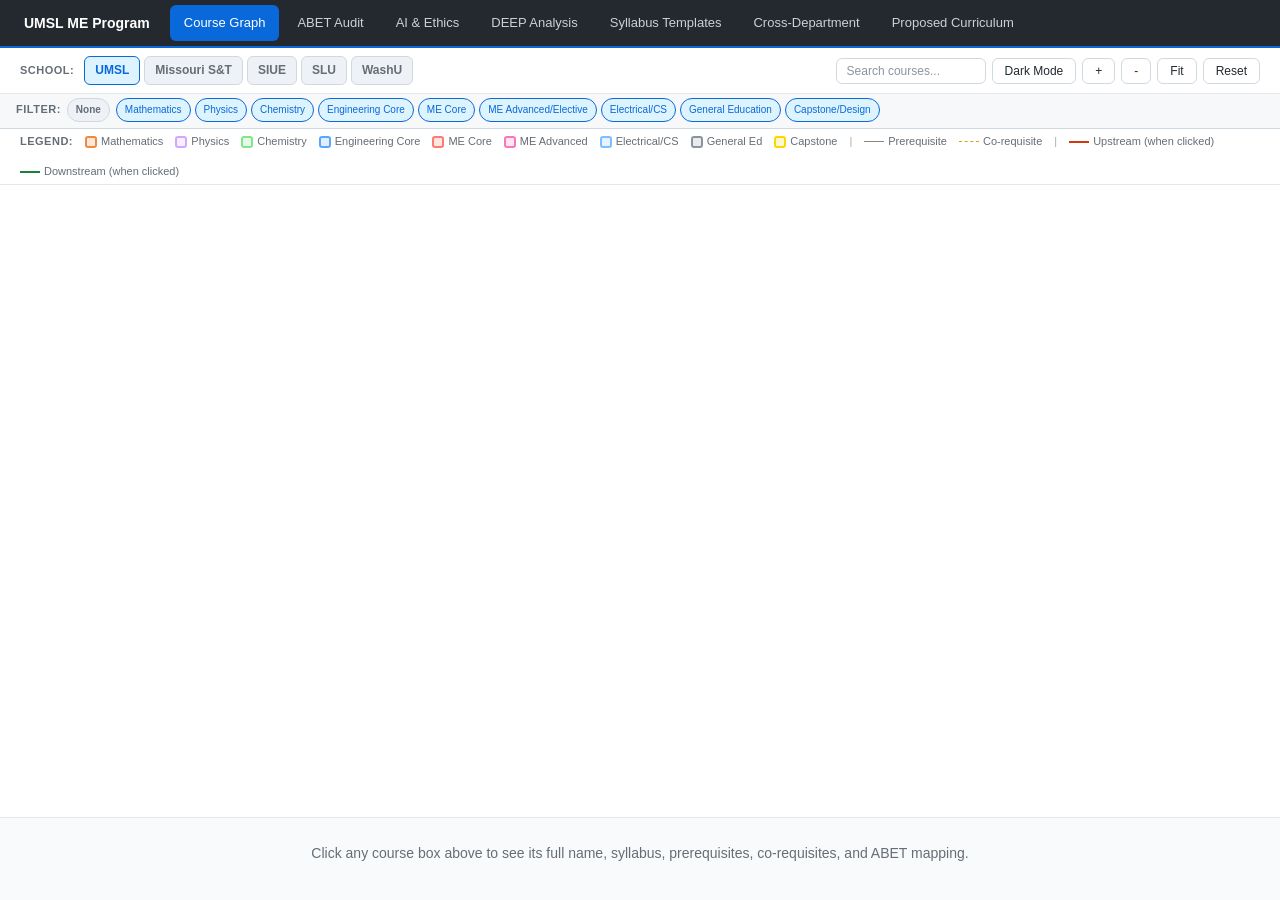
<file: index.html>
<!DOCTYPE html>
<html lang="en" class="light">
<head>
    <meta charset="UTF-8">
    <meta name="viewport" content="width=device-width, initial-scale=1.0">
    <title>ME Program Course Graph - UMSL Benchmarking</title>
    <link rel="stylesheet" href="nav.css">
    <script src="https://d3js.org/d3.v7.min.js"></script>
    <script src="nav.js"></script>
    <style>
        * { margin: 0; padding: 0; box-sizing: border-box; }
        body {
            font-family: -apple-system, BlinkMacSystemFont, 'Segoe UI', Roboto, sans-serif;
            background: #0f1117;
            color: #e1e4e8;
            overflow: hidden;
        }
        #app {
            display: flex;
            flex-direction: column;
            height: calc(100vh - 48px);
        }
        #toolbar {
            display: flex;
            align-items: center;
            gap: 12px;
            padding: 8px 20px;
            background: #ffffff;
            border-bottom: 1px solid #e5e7eb;
            flex-wrap: wrap;
            min-height: 44px;
        }
        #toolbar h3 {
            font-size: 11px;
            text-transform: uppercase;
            color: #656d76;
            letter-spacing: 0.5px;
            margin: 0;
        }
        #sidebar { display: none; }
        #sidebar h1 { display: none; }
        .sidebar-section { display: none; }
        .sidebar-section h3 {
            font-size: 12px;
            text-transform: uppercase;
            color: #8b949e;
            margin-bottom: 8px;
            letter-spacing: 0.5px;
        }
        .school-tabs {
            display: flex;
            gap: 4px;
            flex-wrap: wrap;
        }
        .school-tab {
            padding: 4px 10px;
            border-radius: 6px;
            cursor: pointer;
            font-size: 12px;
            font-weight: 600;
            border: 1px solid #d1d9e0;
            background: #ffffff;
            color: #656d76;
            transition: all 0.2s;
        }
        .school-tab:hover { border-color: #0969da; color: #1f2328; }
        .school-tab.active { background: #ddf4ff; border-color: #0969da; color: #0969da; }
        .legend-item {
            display: flex;
            align-items: center;
            gap: 8px;
            margin-bottom: 6px;
            font-size: 13px;
        }
        .legend-color {
            width: 14px;
            height: 14px;
            border-radius: 3px;
            flex-shrink: 0;
        }
        #course-detail {
            padding: 24px 32px;
            background: #f9fafb;
            border-top: 1px solid #e5e7eb;
            overflow-y: auto;
            max-height: 45vh;
            min-height: 0;
            transition: min-height 0.3s;
        }
        #course-detail.has-content {
            min-height: 200px;
            background: #ffffff;
            border-top: 2px solid #0969da;
        }
        #course-detail h2 {
            font-size: 20px;
            color: #0969da;
            margin-bottom: 4px;
        }
        #course-detail .course-title {
            font-size: 15px;
            color: #1f2328;
            margin-bottom: 12px;
        }
        .detail-label {
            font-size: 11px;
            text-transform: uppercase;
            color: #656d76;
            letter-spacing: 0.5px;
            margin-top: 12px;
            margin-bottom: 4px;
            font-weight: 600;
        }
        .detail-value {
            font-size: 13px;
            color: #1f2328;
        }
        .equiv-chip {
            display: inline-block;
            padding: 3px 8px;
            border-radius: 12px;
            font-size: 11px;
            margin: 2px;
            font-weight: 600;
        }
        .equiv-sandt { background: #1f6feb30; color: #58a6ff; border: 1px solid #1f6feb50; }
        .equiv-siue { background: #2ea04330; color: #3fb950; border: 1px solid #2ea04350; }
        .equiv-slu { background: #a371f730; color: #bc8cff; border: 1px solid #a371f750; }
        .equiv-washu { background: #e8580530; color: #b8430a; border: 1px solid #e8580550; }
        .gap-badge {
            display: inline-block;
            padding: 3px 8px;
            border-radius: 12px;
            font-size: 11px;
            font-weight: 600;
            background: #da363430; color: #f85149; border: 1px solid #da363450;
            margin: 2px;
        }
        #graph-container {
            flex: 1;
            position: relative;
            min-height: 300px;
        }
        svg { width: 100%; height: 100%; }
        .node rect {
            rx: 6;
            ry: 6;
            stroke-width: 2;
            cursor: pointer;
            transition: filter 0.2s;
        }
        .node:hover rect { filter: brightness(1.3); }
        .node.highlighted rect { filter: brightness(1.5); stroke-width: 3; }
        .node.dimmed { opacity: 0.15; }
        .node text {
            font-size: 10px;
            fill: #e1e4e8;
            pointer-events: none;
            font-weight: 600;
        }
        .node .course-name {
            font-size: 8px;
            fill: #8b949e;
            font-weight: 400;
        }
        .link {
            fill: none;
            stroke-width: 1;
            opacity: 0.4;
        }
        .link.highlighted { opacity: 0.9; stroke-width: 2; }
        .link.highlighted-upstream { opacity: 0.95; stroke: #d4380d !important; stroke-width: 2.25; }
        .link.highlighted-downstream { opacity: 0.95; stroke: #1a7f37 !important; stroke-width: 2.25; }
        .link.dimmed { opacity: 0.05; }
        .link.corequisite {
            stroke-dasharray: 6,4;
        }
        marker { fill: #c9d1d9; }
        .year-label {
            font-size: 14px;
            fill: #8b949e;
            font-weight: 700;
            text-transform: uppercase;
            letter-spacing: 1px;
        }
        .semester-label {
            font-size: 11px;
            fill: #6e7681;
            font-weight: 600;
        }
        .controls {
            position: absolute;
            top: 12px;
            right: 12px;
            display: flex;
            gap: 8px;
        }
        .ctrl-btn {
            padding: 5px 12px;
            background: #ffffff;
            border: 1px solid #d1d9e0;
            border-radius: 6px;
            color: #24292f;
            cursor: pointer;
            font-size: 12px;
            font-weight: 500;
            transition: all 0.15s;
        }
        .ctrl-btn:hover { border-color: #0969da; color: #0969da; background: #f6f8fa; }

        /* Light theme */
        body.light { background: #ffffff; color: #1f2328; }
        body.light #sidebar { background: #f6f8fa; border-right-color: #d1d9e0; }
        body.light #sidebar h1 { background: #eef1f5; border-bottom-color: #d1d9e0; }
        body.light .sidebar-section { border-bottom-color: #d1d9e0; }
        body.light .sidebar-section h3 { color: #656d76; }
        body.light .school-tab { background: #eef1f5; border-color: #d1d9e0; color: #656d76; }
        body.light .school-tab.active { background: #ddf4ff; border-color: #0969da; color: #0969da; }
        body.light .filter-chip { background: #eef1f5; border-color: #d1d9e0; color: #656d76; }
        body.light .filter-chip.active { background: #ddf4ff; border-color: #0969da; color: #0969da; }
        body.light #search-input { background: #ffffff; border-color: #d1d9e0; color: #1f2328; }
        body.light .ctrl-btn { background: #ffffff; border-color: #d1d9e0; color: #24292f; }
        body.light .legend-item { color: #1f2328; }
        body.light #course-detail h2 { color: #0969da; }
        body.light .detail-value { color: #1f2328; }
        body.light .detail-label { color: #656d76; }
        body.light #graph-container { background: #ffffff; }
        body.light .node text { fill: #1f2328; }
        body.light .node .course-name { fill: #656d76; }
        body.light .year-label { fill: #656d76; }
        body.light .semester-label { fill: #8c959f; }
        .filter-chips {
            display: flex;
            flex-wrap: wrap;
            gap: 4px;
        }
        .filter-chip {
            padding: 3px 8px;
            border-radius: 12px;
            font-size: 10px;
            cursor: pointer;
            border: 1px solid #d1d9e0;
            background: #ffffff;
            color: #656d76;
            transition: all 0.2s;
        }
        .filter-chip:hover { border-color: #0969da; }
        .filter-chip.active { background: #ddf4ff; border-color: #0969da; color: #0969da; }
        .stats-bar {
            display: flex;
            gap: 12px;
            font-size: 12px;
            color: #656d76;
        }
        .stats-bar span { color: #0969da; font-weight: 600; }
        #search-input {
            padding: 5px 10px;
            background: #ffffff;
            border: 1px solid #d1d9e0;
            border-radius: 6px;
            color: #1f2328;
            font-size: 12px;
            outline: none;
        }
        #search-input:focus { border-color: #0969da; }
        #search-input::placeholder { color: #8c959f; }
        .no-select { user-select: none; }
    </style>
</head>
<body class="light">
<script>createNav('graph');</script>
<div id="app">
    <!-- Toolbar row 1: School selector + stats + controls -->
    <div id="toolbar" style="justify-content:space-between;">
        <div style="display:flex; align-items:center; gap:10px;">
            <h3>School:</h3>
            <div class="school-tabs" id="school-tabs">
                <div class="school-tab active" data-school="umsl">UMSL</div>
                <div class="school-tab" data-school="mst">Missouri S&T</div>
                <div class="school-tab" data-school="siue">SIUE</div>
                <div class="school-tab" data-school="slu">SLU</div>
                <div class="school-tab" data-school="washu">WashU</div>
            </div>
            <div class="stats-bar" id="stats-bar" style="margin-left:8px;"></div>
        </div>
        <div style="display:flex; align-items:center; gap:6px;">
            <input type="text" id="search-input" placeholder="Search courses..." style="width:150px;">
            <button class="ctrl-btn" id="btn-theme">Dark Mode</button>
            <button class="ctrl-btn" id="btn-zoom-in">+</button>
            <button class="ctrl-btn" id="btn-zoom-out">-</button>
            <button class="ctrl-btn" id="btn-fit">Fit</button>
            <button class="ctrl-btn" id="btn-reset">Reset</button>
        </div>
    </div>
    <!-- Toolbar row 2: Filters -->
    <div id="toolbar-filters" style="display:flex; align-items:center; gap:6px; padding:4px 16px 6px; background:#f6f8fa; border-bottom:1px solid #d1d9e0; flex-wrap:wrap;">
        <h3 style="font-size:11px; text-transform:uppercase; color:#656d76; letter-spacing:0.5px; margin:0;">Filter:</h3>
        <div class="filter-chip" id="btn-toggle-filters" style="font-weight:700; cursor:pointer;">All</div>
        <div class="filter-chips" id="filter-chips"></div>
    </div>
    <!-- Color Legend -->
    <div id="color-legend" style="display:flex; align-items:center; gap:12px; padding:4px 20px; background:#ffffff; border-bottom:1px solid #e5e7eb; flex-wrap:wrap; font-size:11px; color:#656d76;">
        <span style="font-weight:600; text-transform:uppercase; letter-spacing:0.5px;">Legend:</span>
        <span style="display:flex; align-items:center; gap:4px;"><span style="width:12px; height:12px; border-radius:3px; background:#f0883e30; border:2px solid #f0883e;"></span> Mathematics</span>
        <span style="display:flex; align-items:center; gap:4px;"><span style="width:12px; height:12px; border-radius:3px; background:#d2a8ff30; border:2px solid #d2a8ff;"></span> Physics</span>
        <span style="display:flex; align-items:center; gap:4px;"><span style="width:12px; height:12px; border-radius:3px; background:#7ee78730; border:2px solid #7ee787;"></span> Chemistry</span>
        <span style="display:flex; align-items:center; gap:4px;"><span style="width:12px; height:12px; border-radius:3px; background:#58a6ff30; border:2px solid #58a6ff;"></span> Engineering Core</span>
        <span style="display:flex; align-items:center; gap:4px;"><span style="width:12px; height:12px; border-radius:3px; background:#ff7b7230; border:2px solid #ff7b72;"></span> ME Core</span>
        <span style="display:flex; align-items:center; gap:4px;"><span style="width:12px; height:12px; border-radius:3px; background:#f778ba30; border:2px solid #f778ba;"></span> ME Advanced</span>
        <span style="display:flex; align-items:center; gap:4px;"><span style="width:12px; height:12px; border-radius:3px; background:#79c0ff30; border:2px solid #79c0ff;"></span> Electrical/CS</span>
        <span style="display:flex; align-items:center; gap:4px;"><span style="width:12px; height:12px; border-radius:3px; background:#8b949e30; border:2px solid #8b949e;"></span> General Ed</span>
        <span style="display:flex; align-items:center; gap:4px;"><span style="width:12px; height:12px; border-radius:3px; background:#ffd70030; border:2px solid #ffd700;"></span> Capstone</span>
        <span style="color:#aaa;">|</span>
        <span style="display:flex; align-items:center; gap:4px;"><span style="width:20px; height:0; border-top:1.5px solid #888;"></span> Prerequisite</span>
        <span style="display:flex; align-items:center; gap:4px;"><span style="width:20px; height:0; border-top:1.5px dashed #d4a017;"></span> Co-requisite</span>
        <span style="color:#aaa;">|</span>
        <span style="display:flex; align-items:center; gap:4px;"><span style="width:20px; height:0; border-top:2px solid #d4380d;"></span> Upstream (when clicked)</span>
        <span style="display:flex; align-items:center; gap:4px;"><span style="width:20px; height:0; border-top:2px solid #1a7f37;"></span> Downstream (when clicked)</span>
    </div>
    <!-- Graph area -->
    <div id="graph-container">
        <svg id="graph"></svg>
    </div>
    <!-- Course detail panel (below graph) -->
    <div id="course-detail">
        <p style="color:#656d76; font-size:14px; text-align:center;">Click any course box above to see its full name, syllabus, prerequisites, co-requisites, and ABET mapping.</p>
    </div>
</div>
<!-- Hidden elements for JS compatibility -->
<div id="sidebar" style="display:none;"><div id="legend"></div></div>

<script>
// ============================================================
// DATA: All four school curricula
// ============================================================

const CATEGORIES = {
    math: { label: "Mathematics", color: "#f0883e" },
    physics: { label: "Physics", color: "#d2a8ff" },
    chemistry: { label: "Chemistry", color: "#7ee787" },
    engr_core: { label: "Engineering Core", color: "#58a6ff" },
    me_core: { label: "ME Core", color: "#ff7b72" },
    me_advanced: { label: "ME Advanced/Elective", color: "#f778ba" },
    electrical: { label: "Electrical/CS", color: "#79c0ff" },
    gen_ed: { label: "General Education", color: "#8b949e" },
    capstone: { label: "Capstone/Design", color: "#ffd700" },
};

const schools = {
    umsl: {
        name: "UMSL",
        fullName: "University of Missouri - St. Louis",
        totalCredits: 125,
        courses: [
            // Year 1 Fall
            { id: "ENGL1100", label: "ENGL 1100", name: "First-Year Writing", credits: 3, cat: "gen_ed", sem: 1, prereqs: [], coreqs: [] },
            { id: "ENGR1414", label: "ENGR 1414", name: "Elementary Engineering Design", credits: 2, cat: "engr_core", sem: 1, prereqs: [], coreqs: [] },
            { id: "MATH1800", label: "MATH 1800", name: "Calculus I", credits: 5, cat: "math", sem: 1, prereqs: [], coreqs: [] },
            { id: "CHEM_ENG", label: "CHEM", name: "General Chemistry for Engineering", credits: 4, cat: "chemistry", sem: 1, prereqs: [], coreqs: [] },
            { id: "INTDSC1003", label: "INTDSC 1003", name: "First Year Experience", credits: 1, cat: "gen_ed", sem: 1, prereqs: [], coreqs: [] },
            // Year 1 Spring
            { id: "MATH1900", label: "MATH 1900", name: "Calculus II", credits: 5, cat: "math", sem: 2, prereqs: ["MATH1800"], coreqs: [] },
            { id: "MENG1204", label: "MENG 1204", name: "ME 3D Design (CAD)", credits: 2, cat: "me_core", sem: 2, prereqs: [], coreqs: [] },
            { id: "PHYS2111", label: "PHYS 2111/L", name: "Physics I: Mechanics & Heat", credits: 5, cat: "physics", sem: 2, prereqs: ["MATH1800"], coreqs: [] },
            { id: "GE_HIST", label: "Core Hist/Gov", name: "American History & Government", credits: 3, cat: "gen_ed", sem: 2, prereqs: [], coreqs: [] },
            // Year 2 Fall
            { id: "EENG2310", label: "EENG 2310", name: "Circuit Analysis I", credits: 3, cat: "electrical", sem: 3, prereqs: ["PHYS2111","MATH1900"], coreqs: ["MATH2020"] },
            { id: "ENGR2310", label: "ENGR 2310", name: "Statics", credits: 3, cat: "engr_core", sem: 3, prereqs: ["MATH1900","PHYS2111"], coreqs: [] },
            { id: "MATH2000", label: "MATH 2000", name: "Calculus III", credits: 5, cat: "math", sem: 3, prereqs: ["MATH1900"], coreqs: [] },
            { id: "PHYS2112", label: "PHYS 2112/L", name: "Physics II: E&M, Optics", credits: 5, cat: "physics", sem: 3, prereqs: ["PHYS2111","MATH1900"], coreqs: [] },
            // Year 2 Spring
            { id: "ENGR2320", label: "ENGR 2320", name: "Dynamics", credits: 3, cat: "engr_core", sem: 4, prereqs: ["ENGR2310"], coreqs: ["MATH2000"] },
            { id: "ENGR2332", label: "ENGR 2332", name: "Mechanics of Materials", credits: 3, cat: "engr_core", sem: 4, prereqs: ["ENGR2310"], coreqs: [] },
            { id: "ENGR2330", label: "ENGR 2330", name: "Intro to Thermodynamics", credits: 3, cat: "engr_core", sem: 4, prereqs: ["MATH1900","PHYS2112"], coreqs: [] },
            { id: "CMPSCI1250", label: "CMP SCI 1250", name: "Intro to Computing", credits: 3, cat: "electrical", sem: 4, prereqs: [], coreqs: [] },
            { id: "MATH2020", label: "MATH 2020", name: "Differential Equations", credits: 3, cat: "math", sem: 4, prereqs: ["MATH2000"], coreqs: [] },
            // Year 3 Fall
            { id: "MENG3370", label: "MENG 3370/L", name: "Fluid Mechanics + Lab", credits: 4, cat: "me_core", sem: 5, prereqs: ["MATH2020","ENGR2320","ENGR2330"], coreqs: [] },
            { id: "MENG3330", label: "MENG 3330", name: "Instrumentation & Measurement", credits: 3, cat: "me_core", sem: 5, prereqs: ["EENG2310"], coreqs: [] },
            { id: "ENGR3300", label: "ENGR 3300", name: "Applied Thermodynamics", credits: 3, cat: "me_core", sem: 5, prereqs: ["ENGR2330"], coreqs: [] },
            { id: "ENGL3130", label: "ENGL 3130", name: "Technical Writing", credits: 3, cat: "gen_ed", sem: 5, prereqs: ["ENGL1100"], coreqs: [] },
            { id: "PHIL2259", label: "PHIL 2259", name: "Engineering Ethics", credits: 3, cat: "gen_ed", sem: 5, prereqs: [], coreqs: [] },
            // Year 3 Spring
            { id: "MENG3340", label: "MENG 3340", name: "Properties of Material & Testing", credits: 3, cat: "me_core", sem: 6, prereqs: ["ENGR2332"], coreqs: [] },
            { id: "MENG3350", label: "MENG 3350/L", name: "System Dynamics & Control + Lab", credits: 4, cat: "me_core", sem: 6, prereqs: ["MATH2020","ENGR2320","CMPSCI1250"], coreqs: [] },
            { id: "MENG3360", label: "MENG 3360", name: "Machine Design & Manufacturing", credits: 3, cat: "me_core", sem: 6, prereqs: ["ENGR2332"], coreqs: ["MENG3340"] },
            { id: "MENG3380", label: "MENG 3380/L", name: "Heat Transfer + Lab", credits: 4, cat: "me_core", sem: 6, prereqs: ["MATH2020","MENG3370"], coreqs: [] },
            { id: "MENG3390", label: "MENG 3390", name: "Product Dev. & Prototyping Lab", credits: 1, cat: "me_core", sem: 6, prereqs: ["ENGR2332"], coreqs: [] },
            { id: "GE_SS1", label: "Explore SS", name: "Social Sciences (Global)", credits: 3, cat: "gen_ed", sem: 6, prereqs: [], coreqs: [] },
            // Year 4 Fall
            { id: "MENG4440", label: "MENG 4440", name: "Intro to Composite Materials", credits: 3, cat: "me_advanced", sem: 7, prereqs: ["MENG3340"], coreqs: [] },
            { id: "MENG4980", label: "MENG 4980", name: "Senior Design I (Capstone)", credits: 2, cat: "capstone", sem: 7, prereqs: [], coreqs: ["MENG3360","MENG3380"] },
            { id: "ENGR4400", label: "ENGR 4400", name: "FE Exam Review", credits: 1, cat: "engr_core", sem: 7, prereqs: [], coreqs: [] },
            { id: "ENGR2022", label: "ENGR 2022", name: "Engineering Economics & PM", credits: 3, cat: "engr_core", sem: 7, prereqs: [], coreqs: [] },
            { id: "GE_HFA1", label: "Explore HFA", name: "Humanities & Fine Arts", credits: 3, cat: "gen_ed", sem: 7, prereqs: [], coreqs: [] },
            { id: "GE_COMM", label: "Core Comm", name: "Communication Proficiency", credits: 3, cat: "gen_ed", sem: 7, prereqs: [], coreqs: [] },
            // Year 4 Spring
            { id: "MENG4990", label: "MENG 4990", name: "Senior Design II (Capstone)", credits: 2, cat: "capstone", sem: 8, prereqs: ["MENG4980"], coreqs: [] },
            { id: "MENG4490", label: "MENG 4490", name: "Advanced Manufacturing", credits: 3, cat: "me_advanced", sem: 8, prereqs: ["MENG3390"], coreqs: [] },
            { id: "MENG4450", label: "MENG 4450", name: "Computational Fluid Dynamics", credits: 3, cat: "me_advanced", sem: 8, prereqs: ["MENG3370","MENG3380"], coreqs: [] },
            { id: "MENG4460", label: "MENG 4460", name: "Renewable Energy Systems Lab", credits: 1, cat: "me_advanced", sem: 8, prereqs: ["MENG3370"], coreqs: [] },
            { id: "GE_SS2", label: "Explore SS", name: "Social Sciences", credits: 3, cat: "gen_ed", sem: 8, prereqs: [], coreqs: [] },
            { id: "GE_HFA2", label: "Explore HFA", name: "Humanities & Fine Arts", credits: 3, cat: "gen_ed", sem: 8, prereqs: [], coreqs: [] },
            // Stats elective
            { id: "MATH1320", label: "MATH 1320", name: "Intro to Probability & Statistics", credits: 3, cat: "math", sem: 3, prereqs: [], coreqs: [] },
        ],
        equivalents: {}
    },
    mst: {
        name: "Missouri S&T",
        fullName: "Missouri University of Science and Technology",
        totalCredits: 128,
        courses: [
            // Year 1 Fall
            { id: "FRENG1100", label: "FR ENG 1100", name: "Freshman Engineering", credits: 1, cat: "engr_core", sem: 1, prereqs: [], coreqs: [] },
            { id: "CHEM1305", label: "CHEM 1305", name: "General Chemistry", credits: 4, cat: "chemistry", sem: 1, prereqs: [], coreqs: [] },
            { id: "ENGLISH1120", label: "ENGLISH 1120", name: "Composition I", credits: 3, cat: "gen_ed", sem: 1, prereqs: [], coreqs: [] },
            { id: "HIST_SS", label: "HIST/POLSCI", name: "History or Pol Sci", credits: 3, cat: "gen_ed", sem: 1, prereqs: [], coreqs: [] },
            { id: "MATH1214", label: "MATH 1214", name: "Calculus I", credits: 4, cat: "math", sem: 1, prereqs: [], coreqs: [] },
            { id: "GE_ELEC1", label: "Gen Ed", name: "General Education Elective", credits: 3, cat: "gen_ed", sem: 1, prereqs: [], coreqs: [] },
            // Year 1 Spring
            { id: "ME1720", label: "MECH ENG 1720", name: "Intro to Engineering Design", credits: 3, cat: "engr_core", sem: 2, prereqs: [], coreqs: [] },
            { id: "PHYS1135", label: "PHYSICS 1135", name: "Engineering Physics I", credits: 4, cat: "physics", sem: 2, prereqs: ["MATH1214"], coreqs: [] },
            { id: "MATH1215", label: "MATH 1215", name: "Calculus II", credits: 4, cat: "math", sem: 2, prereqs: ["MATH1214"], coreqs: [] },
            { id: "CHEM1319", label: "CHEM 1319", name: "Engineering Chemistry Lab", credits: 1, cat: "chemistry", sem: 2, prereqs: ["CHEM1305"], coreqs: [] },
            { id: "GE_ELEC2", label: "Gen Ed", name: "General Education Elective", credits: 3, cat: "gen_ed", sem: 2, prereqs: [], coreqs: [] },
            // Year 2 Fall
            { id: "MATH2222", label: "MATH 2222", name: "Calculus III", credits: 4, cat: "math", sem: 3, prereqs: ["MATH1215"], coreqs: [] },
            { id: "CIVENG2200", label: "CIV ENG 2200", name: "Statics", credits: 3, cat: "engr_core", sem: 3, prereqs: ["PHYS1135"], coreqs: ["MATH2222"] },
            { id: "PHYS2135", label: "PHYSICS 2135", name: "Engineering Physics II", credits: 4, cat: "physics", sem: 3, prereqs: ["PHYS1135","MATH1215"], coreqs: [] },
            { id: "ME2653", label: "MECH ENG 2653", name: "Intro to Manufacturing", credits: 3, cat: "me_core", sem: 3, prereqs: ["ME1720","PHYS1135"], coreqs: ["ME1761"] },
            { id: "ME1761", label: "MECH ENG 1761", name: "Intro to CAD", credits: 1, cat: "me_core", sem: 3, prereqs: ["ME1720","MATH1214"], coreqs: [] },
            // Year 2 Spring
            { id: "ME2761", label: "MECH ENG 2761", name: "Intro to Mechanical Design", credits: 2, cat: "me_core", sem: 4, prereqs: ["ME1720","ME1761","ME2653"], coreqs: ["CIVENG2200"] },
            { id: "ME2519", label: "MECH ENG 2519", name: "Thermodynamics", credits: 3, cat: "me_core", sem: 4, prereqs: ["MATH1214","MATH1215","MATH2222","PHYS1135"], coreqs: [] },
            { id: "ME2360", label: "MECH ENG 2360", name: "Dynamics", credits: 3, cat: "engr_core", sem: 4, prereqs: ["CIVENG2200","MATH2222"], coreqs: [] },
            { id: "MATH3304", label: "MATH 3304", name: "Differential Equations", credits: 3, cat: "math", sem: 4, prereqs: ["MATH2222"], coreqs: [] },
            { id: "METENG2110", label: "MET ENG 2110", name: "Materials Science", credits: 3, cat: "me_core", sem: 4, prereqs: ["CHEM1305","PHYS1135"], coreqs: [] },
            { id: "PROG_ELEC", label: "CS Elective", name: "Programming Elective", credits: 3, cat: "electrical", sem: 4, prereqs: [], coreqs: [] },
            // Year 3 Fall
            { id: "ME3313", label: "MECH ENG 3313", name: "Machine Dynamics", credits: 3, cat: "me_core", sem: 5, prereqs: ["PROG_ELEC","ME2360"], coreqs: [] },
            { id: "ME3521", label: "MECH ENG 3521", name: "Applied Thermodynamics", credits: 3, cat: "me_core", sem: 5, prereqs: ["ME2519"], coreqs: [] },
            { id: "ELECENG2800", label: "ELEC ENG 2800", name: "Electrical Circuits", credits: 3, cat: "electrical", sem: 5, prereqs: ["PHYS2135","MATH2222"], coreqs: [] },
            { id: "CIVENG2210", label: "CIV ENG 2210", name: "Stress Analysis", credits: 3, cat: "engr_core", sem: 5, prereqs: ["CIVENG2200","MATH2222"], coreqs: [] },
            { id: "CIVENG2211", label: "CIV ENG 2211", name: "Stress Analysis Lab", credits: 1, cat: "engr_core", sem: 5, prereqs: ["CIVENG2200"], coreqs: ["CIVENG2210"] },
            { id: "ADV_MATH", label: "Adv Math/Stat", name: "Advanced Math/Stat Elective", credits: 3, cat: "math", sem: 5, prereqs: [], coreqs: [] },
            // Year 3 Spring
            { id: "ME3411", label: "MECH ENG 3411", name: "Modeling & Analysis Dynamic Systems", credits: 3, cat: "me_core", sem: 6, prereqs: ["PROG_ELEC","ME2360","MATH3304","PHYS2135"], coreqs: [] },
            { id: "ME3131", label: "MECH ENG 3131", name: "Thermofluid Mechanics I", credits: 3, cat: "me_core", sem: 6, prereqs: ["ME2519"], coreqs: [] },
            { id: "ME4840", label: "MECH ENG 4840", name: "Mechanical Instrumentation", credits: 2, cat: "me_core", sem: 6, prereqs: ["MATH3304","ME2519","PHYS2135"], coreqs: [] },
            { id: "ME3708", label: "MECH ENG 3708", name: "Machine Design I", credits: 3, cat: "me_core", sem: 6, prereqs: ["ME2653","METENG2110","CIVENG2210"], coreqs: ["ME2761"] },
            { id: "ME3525", label: "MECH ENG 3525", name: "Heat Transfer", credits: 3, cat: "me_core", sem: 6, prereqs: ["PROG_ELEC","MATH3304","ME2519"], coreqs: [] },
            { id: "COMM_ELEC", label: "Comm Elective", name: "Communication Elective", credits: 3, cat: "gen_ed", sem: 6, prereqs: [], coreqs: [] },
            // Year 4 Fall
            { id: "ME4842", label: "MECH ENG 4842", name: "ME Systems Lab", credits: 2, cat: "me_core", sem: 7, prereqs: ["ME4840","ME3521","ME3131","ME3525","ME3313"], coreqs: [] },
            { id: "ME4479", label: "MECH ENG 4479", name: "Automatic Control", credits: 3, cat: "me_core", sem: 7, prereqs: ["ME3411"], coreqs: [] },
            { id: "ME4761", label: "MECH ENG 4761", name: "Engineering Design (Capstone)", credits: 3, cat: "capstone", sem: 7, prereqs: [], coreqs: ["ME3708","ME3525","ME3131","ME4479"] },
            { id: "TECH_ELEC1", label: "Tech Elec", name: "ME Technical Elective", credits: 3, cat: "me_advanced", sem: 7, prereqs: [], coreqs: [] },
            { id: "TECH_ELEC2", label: "Tech Elec", name: "Technical Elective", credits: 3, cat: "me_advanced", sem: 7, prereqs: [], coreqs: [] },
            { id: "GE_ELEC3", label: "Gen Ed", name: "General Education Elective", credits: 3, cat: "gen_ed", sem: 7, prereqs: [], coreqs: [] },
            // Year 4 Spring
            { id: "ENGMGT1100", label: "ENG MGT 1100", name: "Practical Concepts for Mgrs", credits: 1, cat: "engr_core", sem: 8, prereqs: [], coreqs: [] },
            { id: "ENGMGT1210", label: "ENG MGT 1210", name: "Engineering Management", credits: 2, cat: "engr_core", sem: 8, prereqs: [], coreqs: [] },
            { id: "ME4480", label: "MECH ENG 4480", name: "Control System Lab", credits: 1, cat: "me_core", sem: 8, prereqs: [], coreqs: ["ME4479"] },
            { id: "TECH_ELEC3", label: "5000-level Elec", name: "5000-level ME Elective", credits: 3, cat: "me_advanced", sem: 8, prereqs: [], coreqs: [] },
            { id: "BREADTH_ELEC", label: "Breadth Elec", name: "Breadth Elective", credits: 3, cat: "gen_ed", sem: 8, prereqs: [], coreqs: [] },
            { id: "GE_ELEC4", label: "Gen Ed", name: "General Education Elective", credits: 3, cat: "gen_ed", sem: 8, prereqs: [], coreqs: [] },
        ],
        equivalents: {}
    },
    siue: {
        name: "SIUE",
        fullName: "Southern Illinois University Edwardsville",
        totalCredits: 129,
        courses: [
            // Year 1 Fall
            { id: "IE106", label: "IE 106", name: "Engineering Problem Solving", credits: 3, cat: "engr_core", sem: 1, prereqs: [], coreqs: [] },
            { id: "CHEM131", label: "CHEM 131/135", name: "Engineering Chemistry + Lab", credits: 4, cat: "chemistry", sem: 1, prereqs: [], coreqs: [] },
            { id: "ENG101", label: "ENG 101", name: "English Composition I", credits: 3, cat: "gen_ed", sem: 1, prereqs: [], coreqs: [] },
            { id: "MATH150", label: "MATH 150", name: "Calculus I", credits: 5, cat: "math", sem: 1, prereqs: [], coreqs: [] },
            { id: "FST101", label: "FST 101", name: "Succeeding at SIUE", credits: 1, cat: "gen_ed", sem: 1, prereqs: [], coreqs: [] },
            // Year 1 Spring
            { id: "ENG102", label: "ENG 102", name: "English Composition II", credits: 3, cat: "gen_ed", sem: 2, prereqs: ["ENG101"], coreqs: [] },
            { id: "ACS103", label: "ACS 103", name: "Interpersonal Communications", credits: 3, cat: "gen_ed", sem: 2, prereqs: [], coreqs: [] },
            { id: "MATH152", label: "MATH 152", name: "Calculus II", credits: 5, cat: "math", sem: 2, prereqs: ["MATH150"], coreqs: [] },
            { id: "PHYS141", label: "PHYS 141/151L", name: "Physics I + Lab", credits: 4, cat: "physics", sem: 2, prereqs: ["MATH150"], coreqs: [] },
            // Year 2 Fall
            { id: "CE204", label: "CE 204", name: "Engineering Graphics & CAD", credits: 3, cat: "engr_core", sem: 3, prereqs: ["IE106"], coreqs: [] },
            { id: "CE240", label: "CE 240", name: "Statics", credits: 3, cat: "engr_core", sem: 3, prereqs: ["PHYS141","MATH152"], coreqs: [] },
            { id: "MATH250", label: "MATH 250", name: "Calculus III", credits: 4, cat: "math", sem: 3, prereqs: ["MATH152"], coreqs: [] },
            { id: "PHYS142", label: "PHYS 142/152L", name: "Physics II + Lab", credits: 4, cat: "physics", sem: 3, prereqs: ["PHYS141","MATH152"], coreqs: [] },
            // Year 2 Spring
            { id: "ME262", label: "ME 262", name: "Dynamics", credits: 3, cat: "engr_core", sem: 4, prereqs: ["CE240","MATH250"], coreqs: [] },
            { id: "CE242", label: "CE 242", name: "Mechanics of Solids", credits: 3, cat: "engr_core", sem: 4, prereqs: ["CE240","MATH250"], coreqs: [] },
            { id: "ECE210", label: "ECE 210", name: "Electrical Circuits", credits: 3, cat: "electrical", sem: 4, prereqs: ["PHYS142","MATH250"], coreqs: [] },
            { id: "ECON111", label: "ECON 111", name: "Principles of Macroeconomics", credits: 3, cat: "gen_ed", sem: 4, prereqs: [], coreqs: [] },
            { id: "MATH305", label: "MATH 305", name: "Differential Equations I", credits: 3, cat: "math", sem: 4, prereqs: ["MATH250"], coreqs: [] },
            { id: "CS145", label: "CS 145", name: "Intro to Computing for Engineers", credits: 3, cat: "electrical", sem: 4, prereqs: ["MATH150"], coreqs: [] },
            // Year 3 Fall
            { id: "ME310", label: "ME 310", name: "Thermodynamics I", credits: 3, cat: "me_core", sem: 5, prereqs: ["PHYS141","MATH250"], coreqs: [] },
            { id: "ME315", label: "ME 315", name: "Fluid Mechanics", credits: 3, cat: "me_core", sem: 5, prereqs: ["CE240","MATH305"], coreqs: [] },
            { id: "ME350", label: "ME 350", name: "Dynamics of Mechanisms", credits: 3, cat: "me_core", sem: 5, prereqs: ["ME262","MATH305"], coreqs: [] },
            { id: "ME354", label: "ME 354", name: "Numerical Simulation", credits: 1, cat: "me_core", sem: 5, prereqs: ["CS145","MATH305"], coreqs: [] },
            { id: "ME370", label: "ME 370", name: "Materials Engineering", credits: 3, cat: "me_core", sem: 5, prereqs: ["CHEM131","PHYS141"], coreqs: [] },
            { id: "GE_FPA", label: "Fine Arts", name: "Fine & Performing Arts", credits: 3, cat: "gen_ed", sem: 5, prereqs: [], coreqs: [] },
            // Year 3 Spring
            { id: "ME312", label: "ME 312", name: "Thermodynamics II", credits: 3, cat: "me_core", sem: 6, prereqs: ["ME310"], coreqs: [] },
            { id: "ME356", label: "ME 356", name: "Dynamic Systems Modeling", credits: 3, cat: "me_core", sem: 6, prereqs: ["ME262","ECE210","MATH305"], coreqs: [] },
            { id: "ME380", label: "ME 380/380L", name: "Design of Machine Elements + Lab", credits: 4, cat: "me_core", sem: 6, prereqs: ["CE242","ME370"], coreqs: [] },
            { id: "PHIL323", label: "PHIL 323", name: "Engineering Ethics", credits: 3, cat: "gen_ed", sem: 6, prereqs: [], coreqs: [] },
            { id: "STAT380", label: "STAT 380", name: "Statistics for Applications", credits: 3, cat: "math", sem: 6, prereqs: ["MATH152"], coreqs: [] },
            // Year 4 Fall
            { id: "ME410", label: "ME 410/410L", name: "Heat Transfer + Lab", credits: 4, cat: "me_core", sem: 7, prereqs: ["ME315","MATH305"], coreqs: [] },
            { id: "ME482", label: "ME 482", name: "ME Design I (Capstone)", credits: 3, cat: "capstone", sem: 7, prereqs: ["ME380","ME350","ME315"], coreqs: [] },
            { id: "ME_ELEC1", label: "ME Elective", name: "ME Technical Elective I", credits: 3, cat: "me_advanced", sem: 7, prereqs: [], coreqs: [] },
            { id: "IE345", label: "IE 345", name: "Engineering Economic Analysis", credits: 3, cat: "engr_core", sem: 7, prereqs: [], coreqs: [] },
            { id: "GE_IS", label: "IS/Equity", name: "Interdisciplinary/Equity", credits: 3, cat: "gen_ed", sem: 7, prereqs: [], coreqs: [] },
            // Year 4 Spring
            { id: "ME356L", label: "ME 356L", name: "Dynamic Systems Lab", credits: 1, cat: "me_core", sem: 8, prereqs: ["ME356"], coreqs: [] },
            { id: "ME484", label: "ME 484", name: "ME Design II (Capstone)", credits: 3, cat: "capstone", sem: 8, prereqs: ["ME482"], coreqs: [] },
            { id: "ME_ELEC2", label: "ME Elective", name: "ME Technical Elective II", credits: 3, cat: "me_advanced", sem: 8, prereqs: [], coreqs: [] },
            { id: "ME_ELEC3", label: "ME Elective", name: "ME Technical Elective III", credits: 3, cat: "me_advanced", sem: 8, prereqs: [], coreqs: [] },
            { id: "GE_LIFE", label: "Life Sci", name: "Breadth Life Science", credits: 3, cat: "gen_ed", sem: 8, prereqs: [], coreqs: [] },
            { id: "ENG_ELEC", label: "Eng Elective", name: "Engineering Elective", credits: 3, cat: "me_advanced", sem: 8, prereqs: [], coreqs: [] },
        ],
        equivalents: {}
    },
    slu: {
        name: "SLU",
        fullName: "Saint Louis University",
        totalCredits: 129,
        courses: [
            // Year 1 Fall
            { id: "SE1700", label: "SE 1700/1701", name: "Engineering Fundamentals & Studio", credits: 3, cat: "engr_core", sem: 1, prereqs: [], coreqs: [] },
            { id: "MENG1011", label: "MENG 1011", name: "Prototyping", credits: 1, cat: "me_core", sem: 1, prereqs: [], coreqs: [] },
            { id: "MATH1510", label: "MATH 1510", name: "Calculus I", credits: 4, cat: "math", sem: 1, prereqs: [], coreqs: [] },
            { id: "CHEM1110", label: "CHEM 1110/1115", name: "General Chemistry + Lab", credits: 4, cat: "chemistry", sem: 1, prereqs: [], coreqs: [] },
            { id: "CORE1500", label: "CORE 1500", name: "Theological Foundations", credits: 3, cat: "gen_ed", sem: 1, prereqs: [], coreqs: [] },
            { id: "CORE_EQ", label: "CORE Equity", name: "Equity/Global", credits: 3, cat: "gen_ed", sem: 1, prereqs: [], coreqs: [] },
            // Year 1 Spring
            { id: "MENG1000", label: "MENG 1000", name: "Design Thinking", credits: 3, cat: "me_core", sem: 2, prereqs: [], coreqs: [] },
            { id: "CSCI1060", label: "CSCI 1060", name: "Scientific Programming", credits: 3, cat: "electrical", sem: 2, prereqs: [], coreqs: [] },
            { id: "MATH1520", label: "MATH 1520", name: "Calculus II", credits: 4, cat: "math", sem: 2, prereqs: ["MATH1510"], coreqs: [] },
            { id: "PHYS1610", label: "PHYS 1610/1620", name: "University Physics I + Lab", credits: 4, cat: "physics", sem: 2, prereqs: ["MATH1510"], coreqs: [] },
            { id: "CORE1600", label: "CORE 1600", name: "Philosophical Foundations", credits: 3, cat: "gen_ed", sem: 2, prereqs: [], coreqs: [] },
            // Year 2 Fall
            { id: "ECE1100", label: "ECE 1100", name: "Electrical Engineering 101", credits: 2, cat: "electrical", sem: 3, prereqs: ["PHYS1610"], coreqs: [] },
            { id: "ECE1200", label: "ECE 1200", name: "Computer Engineering 101", credits: 2, cat: "electrical", sem: 3, prereqs: [], coreqs: [] },
            { id: "PHYS1630", label: "PHYS 1630/1640", name: "University Physics II + Lab", credits: 4, cat: "physics", sem: 3, prereqs: ["PHYS1610","MATH1520"], coreqs: [] },
            { id: "MENG2100X", label: "MENG 2100X", name: "Statics", credits: 3, cat: "engr_core", sem: 3, prereqs: ["PHYS1610","MATH1520"], coreqs: [] },
            { id: "MATH2530", label: "MATH 2530", name: "Calculus III", credits: 4, cat: "math", sem: 3, prereqs: ["MATH1520"], coreqs: [] },
            // Year 2 Spring
            { id: "MENG2310", label: "MENG 2310", name: "Thermodynamics", credits: 3, cat: "me_core", sem: 4, prereqs: ["PHYS1610","MATH2530"], coreqs: [] },
            { id: "MENG3105", label: "MENG 3105", name: "Mechanics of Solids", credits: 3, cat: "engr_core", sem: 4, prereqs: ["MENG2100X","MATH2530"], coreqs: [] },
            { id: "MATH3550", label: "MATH 3550", name: "Differential Equations", credits: 3, cat: "math", sem: 4, prereqs: ["MATH2530"], coreqs: [] },
            { id: "MENG2400", label: "MENG 2400", name: "Mechatronics Systems Design", credits: 3, cat: "me_core", sem: 4, prereqs: ["ECE1100","ECE1200"], coreqs: [] },
            { id: "MENG2450", label: "MENG 2450", name: "Engineering Experimentation", credits: 3, cat: "me_core", sem: 4, prereqs: ["PHYS1610"], coreqs: [] },
            { id: "CORE1900", label: "CORE 1900", name: "Social & Behavioral Sciences", credits: 3, cat: "gen_ed", sem: 4, prereqs: [], coreqs: [] },
            // Year 3 Fall
            { id: "MENG3510X", label: "MENG 3510X", name: "Materials Science", credits: 3, cat: "me_core", sem: 5, prereqs: ["CHEM1110","PHYS1610"], coreqs: [] },
            { id: "MENG2150", label: "MENG 2150", name: "Dynamics", credits: 3, cat: "engr_core", sem: 5, prereqs: ["MENG2100X","MATH2530"], coreqs: [] },
            { id: "MENG3200", label: "MENG 3200", name: "Fluid Dynamics", credits: 3, cat: "me_core", sem: 5, prereqs: ["MENG2100X","MATH3550"], coreqs: [] },
            { id: "CORE3400", label: "CORE 3400", name: "Ethics and Social Analysis", credits: 3, cat: "gen_ed", sem: 5, prereqs: [], coreqs: [] },
            { id: "TECH_ELEC1_SLU", label: "Tech Elec", name: "Technical Elective 1", credits: 3, cat: "me_advanced", sem: 5, prereqs: [], coreqs: [] },
            { id: "CORE3600", label: "CORE 3600", name: "Faith & Reason", credits: 3, cat: "gen_ed", sem: 5, prereqs: [], coreqs: [] },
            // Year 3 Spring
            { id: "MENG3010", label: "MENG 3010", name: "Machine Design", credits: 3, cat: "me_core", sem: 6, prereqs: ["MENG3105","MENG3510X"], coreqs: [] },
            { id: "MENG3110", label: "MENG 3110", name: "Linear Vibrations", credits: 3, cat: "me_core", sem: 6, prereqs: ["MENG2150","MATH3550"], coreqs: [] },
            { id: "MENG3600", label: "MENG 3600", name: "Manufacturing Process", credits: 3, cat: "me_core", sem: 6, prereqs: ["MENG3510X"], coreqs: [] },
            { id: "MENG3111", label: "MENG 3111", name: "Mechanics Laboratory", credits: 1, cat: "me_core", sem: 6, prereqs: ["MENG3105"], coreqs: [] },
            { id: "MENG4300", label: "MENG 4300", name: "Heat Transfer", credits: 3, cat: "me_core", sem: 6, prereqs: ["MENG3200","MATH3550"], coreqs: [] },
            { id: "TECH_ELEC2_SLU", label: "Tech Elec", name: "Technical Elective 2", credits: 3, cat: "me_advanced", sem: 6, prereqs: [], coreqs: [] },
            // Year 4 Fall
            { id: "MENG4304", label: "MENG 4304", name: "Thermal Systems Design", credits: 3, cat: "me_core", sem: 7, prereqs: ["MENG2310","MENG4300"], coreqs: [] },
            { id: "MENG4450_SLU", label: "MENG 4450", name: "PLC & Robotics", credits: 3, cat: "me_advanced", sem: 7, prereqs: ["MENG2400"], coreqs: [] },
            { id: "CORE1200", label: "CORE 1200", name: "Literary Analysis", credits: 3, cat: "gen_ed", sem: 7, prereqs: [], coreqs: [] },
            { id: "TECH_ELEC3_SLU", label: "Tech Elec", name: "Technical Elective 3", credits: 3, cat: "me_advanced", sem: 7, prereqs: [], coreqs: [] },
            // Year 4 Spring
            { id: "MENG4024", label: "MENG 4024", name: "Mechanical Systems Design (Capstone)", credits: 3, cat: "capstone", sem: 8, prereqs: ["MENG3010"], coreqs: [] },
            { id: "MENG3001", label: "MENG 3001", name: "ME Lab", credits: 1, cat: "me_core", sem: 8, prereqs: [], coreqs: [] },
            { id: "CORE1700", label: "CORE 1700", name: "Historical Knowledge", credits: 3, cat: "gen_ed", sem: 8, prereqs: [], coreqs: [] },
            { id: "TECH_ELEC4_SLU", label: "Tech Elec", name: "Technical Elective 4", credits: 3, cat: "me_advanced", sem: 8, prereqs: [], coreqs: [] },
            { id: "MATH_SCI_ELEC", label: "Math/Sci Elec", name: "Math/Science Elective", credits: 3, cat: "math", sem: 8, prereqs: [], coreqs: [] },
        ],
        equivalents: {}
    },
    washu: {
        name: "WashU",
        fullName: "Washington University in St. Louis (McKelvey)",
        totalCredits: 120,
        courses: [
            // Year 1 Fall
            { id: "W_MEMS1000", label: "MEMS 1000", name: "Intro to ME and Mech Design", credits: 2, cat: "me_core", sem: 1, prereqs: [], coreqs: [] },
            { id: "W_MATH1520", label: "MATH 1520", name: "Calculus II", credits: 3, cat: "math", sem: 1, prereqs: [], coreqs: [] },
            { id: "W_CHEM1601", label: "CHEM 1601", name: "Principles of General Chemistry I", credits: 3, cat: "chemistry", sem: 1, prereqs: [], coreqs: [] },
            { id: "W_CHEM1751", label: "CHEM 1751", name: "General Chemistry Lab I", credits: 2, cat: "chemistry", sem: 1, prereqs: [], coreqs: ["W_CHEM1601"] },
            { id: "W_HSS1", label: "HSS Elective", name: "Humanities/Social Sci Elective", credits: 3, cat: "gen_ed", sem: 1, prereqs: [], coreqs: [] },
            // Year 1 Spring
            { id: "W_MEMS1100", label: "MEMS 1100", name: "Machine Shop Practicum", credits: 1, cat: "me_core", sem: 2, prereqs: ["W_MEMS1000"], coreqs: [] },
            { id: "W_MEMS1150", label: "MEMS 1150", name: "Computer-Aided Design", credits: 2, cat: "me_core", sem: 2, prereqs: ["W_MEMS1000"], coreqs: [] },
            { id: "W_MATH2130", label: "MATH 2130", name: "Calculus III", credits: 3, cat: "math", sem: 2, prereqs: ["W_MATH1520"], coreqs: [] },
            { id: "W_PHYS1740", label: "PHYSICS 1740", name: "Physics I", credits: 3, cat: "physics", sem: 2, prereqs: ["W_MATH1520"], coreqs: ["W_PHYS1741"] },
            { id: "W_PHYS1741", label: "PHYSICS 1741", name: "Physics I Lab", credits: 1, cat: "physics", sem: 2, prereqs: [], coreqs: ["W_PHYS1740"] },
            { id: "W_COMPUTING", label: "ENGR 1201 / CSE 1301", name: "Intro to Engineering Computing", credits: 3, cat: "electrical", sem: 2, prereqs: [], coreqs: [] },
            // Year 2 Fall
            { id: "W_MEMS2510", label: "MEMS 2510", name: "Statics & Mechanics of Materials", credits: 3, cat: "engr_core", sem: 3, prereqs: ["W_PHYS1740","W_MATH2130"], coreqs: [] },
            { id: "W_MATH2500", label: "MATH 2500", name: "Differential Equations", credits: 3, cat: "math", sem: 3, prereqs: ["W_MATH2130"], coreqs: [] },
            { id: "W_PHYS1742", label: "PHYSICS 1742", name: "Physics II", credits: 3, cat: "physics", sem: 3, prereqs: ["W_PHYS1740","W_MATH2130"], coreqs: ["W_PHYS1743"] },
            { id: "W_PHYS1743", label: "PHYSICS 1743", name: "Physics II Lab", credits: 1, cat: "physics", sem: 3, prereqs: [], coreqs: ["W_PHYS1742"] },
            { id: "W_MEMS2610", label: "MEMS 2610", name: "Materials Science", credits: 3, cat: "me_core", sem: 3, prereqs: ["W_CHEM1601"], coreqs: [] },
            { id: "W_HSS2", label: "HSS Elective", name: "Humanities/Social Sci Elective", credits: 3, cat: "gen_ed", sem: 3, prereqs: [], coreqs: [] },
            // Year 2 Spring
            { id: "W_MEMS2520", label: "MEMS 2520", name: "Dynamics", credits: 3, cat: "engr_core", sem: 4, prereqs: ["W_MEMS2510","W_MATH2500"], coreqs: [] },
            { id: "W_MEMS2050", label: "MEMS 2050", name: "Mechanics & Materials Sci Lab", credits: 2, cat: "me_core", sem: 4, prereqs: ["W_MEMS2510","W_MEMS2610"], coreqs: [] },
            { id: "W_MEMS2000", label: "MEMS 2000", name: "Intro to E&E Circuits for ME", credits: 3, cat: "electrical", sem: 4, prereqs: ["W_PHYS1742","W_MATH2500"], coreqs: [] },
            { id: "W_MEMS3400", label: "MEMS 3400", name: "Thermodynamics", credits: 3, cat: "me_core", sem: 4, prereqs: ["W_PHYS1740","W_MATH2500"], coreqs: [] },
            { id: "W_MEMS2210", label: "MEMS 2210", name: "Numerical Methods & Matrix Alg", credits: 3, cat: "math", sem: 4, prereqs: ["W_MATH2500","W_COMPUTING"], coreqs: [] },
            // Year 3 Fall
            { id: "W_MEMS3410", label: "MEMS 3410", name: "Fluid Mechanics", credits: 3, cat: "me_core", sem: 5, prereqs: ["W_MEMS2520","W_MEMS3400"], coreqs: [] },
            { id: "W_MEMS3530", label: "MEMS 3530", name: "Solid Mechanics", credits: 3, cat: "me_core", sem: 5, prereqs: ["W_MEMS2510","W_MATH2500"], coreqs: [] },
            { id: "W_ENGR3190", label: "ENGR 3190", name: "Engineering Mathematics B", credits: 3, cat: "math", sem: 5, prereqs: ["W_MATH2500"], coreqs: [] },
            { id: "W_ENGR3280", label: "ENGR 3280", name: "Eng Stats with Probability", credits: 3, cat: "math", sem: 5, prereqs: ["W_MATH2130"], coreqs: [] },
            { id: "W_ENGR3100", label: "ENGR 3100", name: "Technical Writing", credits: 3, cat: "gen_ed", sem: 5, prereqs: [], coreqs: [] },
            // Year 3 Spring
            { id: "W_MEMS3420", label: "MEMS 3420", name: "Heat Transfer", credits: 3, cat: "me_core", sem: 6, prereqs: ["W_MEMS3410"], coreqs: [] },
            { id: "W_MEMS3050", label: "MEMS 3050", name: "Fluid Mech & Heat Transfer Lab", credits: 2, cat: "me_core", sem: 6, prereqs: ["W_MEMS3410"], coreqs: ["W_MEMS3420"] },
            { id: "W_MEMS3110", label: "MEMS 3110", name: "Machine Elements", credits: 3, cat: "me_core", sem: 6, prereqs: ["W_MEMS3530","W_MEMS2610"], coreqs: [] },
            { id: "W_MEMS4310", label: "MEMS 4310", name: "Vibrations", credits: 3, cat: "me_core", sem: 6, prereqs: ["W_MEMS2520","W_MATH2500"], coreqs: [] },
            { id: "W_PHYSSCI_ELEC", label: "Phys/Life Sci", name: "Physical or Life Science Elective", credits: 3, cat: "chemistry", sem: 6, prereqs: [], coreqs: [] },
            { id: "W_HSS3", label: "HSS Elective", name: "Humanities/Social Sci Elective", credits: 3, cat: "gen_ed", sem: 6, prereqs: [], coreqs: [] },
            // Year 4 Fall
            { id: "W_MEMS3430", label: "MEMS 3430", name: "Design of Thermal Systems", credits: 3, cat: "me_core", sem: 7, prereqs: ["W_MEMS3420"], coreqs: [] },
            { id: "W_MEMS4320", label: "MEMS 4320", name: "Modeling, Simulation & Control", credits: 3, cat: "me_core", sem: 7, prereqs: ["W_MEMS2520","W_MEMS2000"], coreqs: [] },
            { id: "W_MEMS4050", label: "MEMS 4050", name: "Vibrations Laboratory", credits: 1, cat: "me_core", sem: 7, prereqs: [], coreqs: ["W_MEMS4310"] },
            { id: "W_ENGR4501", label: "ENGR 4501", name: "Eng Ethics & Sustainability", credits: 1, cat: "gen_ed", sem: 7, prereqs: [], coreqs: [] },
            { id: "W_MEMS_ELEC1", label: "MEMS Sr Elec", name: "MEMS Senior Elective 1", credits: 3, cat: "me_advanced", sem: 7, prereqs: [], coreqs: [] },
            { id: "W_MEMS_ELEC2", label: "MEMS Sr Elec", name: "MEMS Senior Elective 2", credits: 3, cat: "me_advanced", sem: 7, prereqs: [], coreqs: [] },
            { id: "W_HSS4", label: "HSS Elective", name: "Humanities/Social Sci Elective", credits: 3, cat: "gen_ed", sem: 7, prereqs: [], coreqs: [] },
            // Year 4 Spring
            { id: "W_MEMS4110", label: "MEMS 4110", name: "ME Design Project (Capstone)", credits: 3, cat: "capstone", sem: 8, prereqs: ["W_MEMS3110","W_MEMS4320"], coreqs: [] },
            { id: "W_ENGR4502", label: "ENGR 4502", name: "Eng Leadership & Team Building", credits: 1, cat: "gen_ed", sem: 8, prereqs: [], coreqs: [] },
            { id: "W_ENGR4503", label: "ENGR 4503", name: "Conflict Management & Negotiation", credits: 1, cat: "gen_ed", sem: 8, prereqs: [], coreqs: [] },
            { id: "W_MEMS_ELEC3", label: "MEMS Sr Elec", name: "MEMS Senior Elective 3", credits: 3, cat: "me_advanced", sem: 8, prereqs: [], coreqs: [] },
            { id: "W_HSS5", label: "HSS Elective", name: "Humanities/Social Sci Elective", credits: 3, cat: "gen_ed", sem: 8, prereqs: [], coreqs: [] },
            { id: "W_FREE", label: "Free Elective", name: "Free Elective", credits: 3, cat: "gen_ed", sem: 8, prereqs: [], coreqs: [] },
        ],
        equivalents: {}
    }
};

// Cross-school equivalents mapping (UMSL-centric)
const equivalentMap = {
    "MATH1800": { mst: "MATH1214", siue: "MATH150", slu: "MATH1510" },
    "MATH1900": { mst: "MATH1215", siue: "MATH152", slu: "MATH1520" },
    "MATH2000": { mst: "MATH2222", siue: "MATH250", slu: "MATH2530" },
    "MATH2020": { mst: "MATH3304", siue: "MATH305", slu: "MATH3550" },
    "PHYS2111": { mst: "PHYS1135", siue: "PHYS141", slu: "PHYS1610", washu: "W_PHYS1740" },
    "PHYS2112": { mst: "PHYS2135", siue: "PHYS142", slu: "PHYS1630", washu: "W_PHYS1742" },
    "CHEM_ENG": { mst: "CHEM1305", siue: "CHEM131", slu: "CHEM1110", washu: "W_CHEM1601" },
    "ENGR2310": { mst: "CIVENG2200", siue: "CE240", slu: "MENG2100X", washu: "W_MEMS2510" },
    "ENGR2320": { mst: "ME2360", siue: "ME262", slu: "MENG2150", washu: "W_MEMS2520" },
    "ENGR2332": { mst: "CIVENG2210", siue: "CE242", slu: "MENG3105", washu: "W_MEMS2510" },
    "ENGR2330": { mst: "ME2519", siue: "ME310", slu: "MENG2310", washu: "W_MEMS3400" },
    "MENG3370": { mst: "ME3131", siue: "ME315", slu: "MENG3200", washu: "W_MEMS3410" },
    "MENG3380": { mst: "ME3525", siue: "ME410", slu: "MENG4300", washu: "W_MEMS3420" },
    "MENG3340": { mst: "METENG2110", siue: "ME370", slu: "MENG3510X", washu: "W_MEMS2610" },
    "MENG3350": { mst: "ME3411", siue: "ME356", slu: "MENG3110", washu: "W_MEMS4320" },
    "MENG3360": { mst: "ME3708", siue: "ME380", slu: "MENG3010", washu: "W_MEMS3110" },
    "MENG3330": { mst: "ME4840", siue: null, slu: "MENG2450", washu: "W_MEMS2050" },
    "ENGR3300": { mst: "ME3521", siue: "ME312", slu: null, washu: "W_MEMS3430" },
    "EENG2310": { mst: "ELECENG2800", siue: "ECE210", slu: "ECE1100", washu: "W_MEMS2000" },
    "CMPSCI1250": { mst: "PROG_ELEC", siue: "CS145", slu: "CSCI1060", washu: "W_COMPUTING" },
    "MENG4980": { mst: "ME4761", siue: "ME482", slu: "MENG4024", washu: "W_MEMS4110" },
    "MENG4990": { mst: "ME4761", siue: "ME484", slu: "MENG4024", washu: "W_MEMS4110" },
    "MENG1204": { mst: "ME1761", siue: "CE204", slu: "MENG1011", washu: "W_MEMS1150" },
    "ENGR2022": { mst: "ENGMGT1210", siue: "IE345", slu: null, washu: null },
};

// ============================================================
// GRAPH RENDERING
// ============================================================

let currentSchool = 'umsl';
let activeCategories = new Set(Object.keys(CATEGORIES));
let selectedCourse = null;
let svg, g, zoom;

const NODE_WIDTH = 130;
const NODE_HEIGHT = 52;
const H_SPACING = 190;
const V_SPACING = 80;
const MARGIN = { top: 60, left: 80 };

function init() {
    setupSidebar();
    setupGraph();
    renderSchool(currentSchool);
}

function setupSidebar() {
    // Legend
    const legend = document.getElementById('legend');
    Object.entries(CATEGORIES).forEach(([key, val]) => {
        const item = document.createElement('div');
        item.className = 'legend-item';
        item.innerHTML = `<div class="legend-color" style="background:${val.color}"></div>${val.label}`;
        legend.appendChild(item);
    });

    // Filter chips
    const chips = document.getElementById('filter-chips');
    Object.entries(CATEGORIES).forEach(([key, val]) => {
        const chip = document.createElement('div');
        chip.className = 'filter-chip active';
        chip.textContent = val.label;
        chip.dataset.cat = key;
        chip.addEventListener('click', () => {
            chip.classList.toggle('active');
            if (chip.classList.contains('active')) activeCategories.add(key);
            else activeCategories.delete(key);
            renderSchool(currentSchool);
        });
        chips.appendChild(chip);
    });

    // Toggle All / None filters
    // Start: all filters are ON, so button shows "None" (meaning "click to show none")
    let allFiltersOn = true;
    const toggleBtn = document.getElementById('btn-toggle-filters');
    toggleBtn.textContent = 'None';
    toggleBtn.addEventListener('click', () => {
        allFiltersOn = !allFiltersOn;
        document.querySelectorAll('.filter-chip[data-cat]').forEach(chip => {
            if (allFiltersOn) {
                chip.classList.add('active');
                activeCategories.add(chip.dataset.cat);
            } else {
                chip.classList.remove('active');
                activeCategories.delete(chip.dataset.cat);
            }
        });
        // When all are on, show "None" (click to clear). When off, show "All" (click to restore).
        toggleBtn.textContent = allFiltersOn ? 'None' : 'All';
        renderSchool(currentSchool);
    });

    // School tabs
    document.querySelectorAll('.school-tab').forEach(tab => {
        tab.addEventListener('click', () => {
            document.querySelectorAll('.school-tab').forEach(t => t.classList.remove('active'));
            tab.classList.add('active');
            currentSchool = tab.dataset.school;
            selectedCourse = null;
            renderSchool(currentSchool);
            updateDetail(null);
        });
    });

    // Search
    document.getElementById('search-input').addEventListener('input', (e) => {
        const q = e.target.value.toLowerCase();
        d3.selectAll('.node').classed('dimmed', d => {
            if (!q) return false;
            return !(d.label.toLowerCase().includes(q) || d.name.toLowerCase().includes(q));
        });
    });
}

function setupGraph() {
    svg = d3.select('#graph');
    g = svg.append('g');

    zoom = d3.zoom()
        .scaleExtent([0.3, 3])
        .on('zoom', (event) => g.attr('transform', event.transform));

    svg.call(zoom);

    // Controls
    document.getElementById('btn-zoom-in').addEventListener('click', () => svg.transition().call(zoom.scaleBy, 1.3));
    document.getElementById('btn-zoom-out').addEventListener('click', () => svg.transition().call(zoom.scaleBy, 0.7));
    document.getElementById('btn-fit').addEventListener('click', fitToScreen);
    document.getElementById('btn-reset').addEventListener('click', () => {
        selectedCourse = null;
        updateDetail(null, currentSchool);
        document.getElementById('search-input').value = '';
        d3.selectAll('.node').classed('dimmed', false).classed('highlighted', false);
        d3.selectAll('.link').classed('dimmed', false).classed('highlighted', false);
        fitToScreen();
    });

    document.getElementById('btn-theme').addEventListener('click', () => {
        const isLight = document.body.classList.toggle('light');
        document.getElementById('btn-theme').textContent = isLight ? 'Dark Mode' : 'Light Mode';
        // Update link colors for theme
        renderSchool(currentSchool);
    });
}

function renderSchool(schoolKey) {
    const school = schools[schoolKey];
    g.selectAll('*').remove();

    // Compute FIXED positions for ALL courses (never changes with filters)
    const allSemGroups = {};
    school.courses.forEach(c => {
        if (!allSemGroups[c.sem]) allSemGroups[c.sem] = [];
        allSemGroups[c.sem].push(c);
    });
    const positions = {};
    Object.entries(allSemGroups).forEach(([sem, group]) => {
        const semIdx = parseInt(sem) - 1;
        group.forEach((c, i) => {
            positions[c.id] = {
                x: MARGIN.left + semIdx * H_SPACING,
                y: MARGIN.top + i * V_SPACING
            };
        });
    });

    // Filter courses for visibility (positions stay fixed)
    const courses = school.courses.filter(c => activeCategories.has(c.cat));
    const courseIds = new Set(courses.map(c => c.id));

    // Draw semester labels
    const semLabels = ['Year 1\nFall', 'Year 1\nSpring', 'Year 2\nFall', 'Year 2\nSpring', 'Year 3\nFall', 'Year 3\nSpring', 'Year 4\nFall', 'Year 4\nSpring'];
    semLabels.forEach((label, i) => {
        const lines = label.split('\n');
        g.append('text')
            .attr('class', 'year-label no-select')
            .attr('x', MARGIN.left + i * H_SPACING + NODE_WIDTH / 2)
            .attr('y', 25)
            .attr('text-anchor', 'middle')
            .text(lines[0]);
        g.append('text')
            .attr('class', 'semester-label no-select')
            .attr('x', MARGIN.left + i * H_SPACING + NODE_WIDTH / 2)
            .attr('y', 42)
            .attr('text-anchor', 'middle')
            .text(lines[1]);
    });

    // Draw arrows (defs)
    svg.select('defs')?.remove();
    const defs = svg.append('defs');
    defs.append('marker')
        .attr('id', 'arrowhead')
        .attr('viewBox', '0 0 10 10')
        .attr('refX', 10)
        .attr('refY', 5)
        .attr('markerWidth', 4)
        .attr('markerHeight', 4)
        .attr('orient', 'auto')
        .append('path')
        .attr('d', 'M 0 0 L 10 5 L 0 10 z')
        .attr('fill', document.body.classList.contains('light') ? '#57606a' : '#c9d1d9');

    // Draw links
    const links = [];
    courses.forEach(c => {
        c.prereqs.forEach(p => {
            if (courseIds.has(p) && positions[p] && positions[c.id]) {
                links.push({ source: p, target: c.id, type: 'prerequisite' });
            }
        });
        c.coreqs.forEach(p => {
            if (courseIds.has(p) && positions[p] && positions[c.id]) {
                links.push({ source: p, target: c.id, type: 'corequisite' });
            }
        });
    });

    const linkG = g.selectAll('.link')
        .data(links)
        .enter()
        .append('path')
        .attr('class', d => `link ${d.type === 'corequisite' ? 'corequisite' : ''}`)
        .attr('stroke', d => {
            const isLight = document.body.classList.contains('light');
            if (d.type === 'corequisite') return isLight ? '#d4a017' : '#ffd700';
            return isLight ? '#57606a' : '#8b949e';
        })
        .attr('marker-end', d => d.type === 'corequisite' ? null : 'url(#arrowhead)')
        .attr('d', d => {
            const s = positions[d.source];
            const t = positions[d.target];
            if (!s || !t) return '';
            // Co-requisites in same semester: bracket-style connector on right side of boxes
            if (d.type === 'corequisite' && Math.abs(s.x - t.x) < 1) {
                const rightEdge = s.x + NODE_WIDTH;       // right edge of boxes
                const offset = 18;                         // how far right before turning
                const sy = s.y + NODE_HEIGHT / 2;          // middle-right of source box
                const ty = t.y + NODE_HEIGHT / 2;          // middle-right of target box
                // Path: right of box1 → right offset → vertical to box2 height → left into box2
                return `M${rightEdge},${sy} L${rightEdge + offset},${sy} L${rightEdge + offset},${ty} L${rightEdge},${ty}`;
            }
            // Co-requisites in different semesters: orthogonal step (Z shape)
            // Always draw from the leftmost box to the rightmost box regardless of
            // which is "source"/"target" — co-reqs are bidirectional.
            if (d.type === 'corequisite') {
                const left  = s.x < t.x ? s : t;
                const right = s.x < t.x ? t : s;
                const lx = left.x + NODE_WIDTH;            // right edge of left box
                const ly = left.y + NODE_HEIGHT / 2;       // middle-right of left
                const rx = right.x;                        // left edge of right box
                const ry = right.y + NODE_HEIGHT / 2;      // middle-left of right
                const midx = (lx + rx) / 2;
                return `M${lx},${ly} L${midx},${ly} L${midx},${ry} L${rx},${ry}`;
            }
            // Prerequisites and cross-semester links: curved spline
            const sx = s.x + NODE_WIDTH;
            const sy = s.y + NODE_HEIGHT / 2;
            const tx = t.x;
            const ty = t.y + NODE_HEIGHT / 2;
            const mx = (sx + tx) / 2;
            return `M${sx},${sy} C${mx},${sy} ${mx},${ty} ${tx},${ty}`;
        })
        .attr('data-source', d => d.source)
        .attr('data-target', d => d.target);

    // Draw nodes
    const nodeG = g.selectAll('.node')
        .data(courses)
        .enter()
        .append('g')
        .attr('class', 'node')
        .attr('transform', d => `translate(${positions[d.id].x},${positions[d.id].y})`)
        .on('click', (event, d) => {
            selectedCourse = d;
            highlightPath(d, courses, links);
            updateDetail(d, schoolKey);
        });

    nodeG.append('rect')
        .attr('width', NODE_WIDTH)
        .attr('height', NODE_HEIGHT)
        .attr('fill', d => CATEGORIES[d.cat]?.color + '20')
        .attr('stroke', d => CATEGORIES[d.cat]?.color);

    nodeG.append('text')
        .attr('x', NODE_WIDTH / 2)
        .attr('y', 18)
        .attr('text-anchor', 'middle')
        .text(d => d.label);

    nodeG.append('text')
        .attr('class', 'course-name')
        .attr('x', NODE_WIDTH / 2)
        .attr('y', 31)
        .attr('text-anchor', 'middle')
        .text(d => d.name.length > 18 ? d.name.substring(0, 17) + '...' : d.name);

    nodeG.append('text')
        .attr('class', 'course-name')
        .attr('x', NODE_WIDTH / 2)
        .attr('y', 43)
        .attr('text-anchor', 'middle')
        .text(d => `${d.credits} cr`);

    // Stats
    const totalCr = courses.reduce((sum, c) => sum + c.credits, 0);
    document.getElementById('stats-bar').innerHTML = `
        <div>Courses: <span>${courses.length}</span></div>
        <div>Credits: <span>${totalCr}</span></div>
        <div>Program Total: <span>${school.totalCredits}</span></div>
    `;

    setTimeout(fitToScreen, 100);
}

function highlightPath(course, allCourses, links) {
    const upstream = new Set();
    const downstream = new Set();

    function findUpstream(id) {
        if (upstream.has(id)) return; // already visited - prevents cycles from bidirectional coreqs
        const c = allCourses.find(x => x.id === id);
        if (!c) return;
        c.prereqs.forEach(p => { upstream.add(p); findUpstream(p); });
        c.coreqs.forEach(p => { upstream.add(p); findUpstream(p); });
    }
    function findDownstream(id) {
        if (downstream.has(id)) return; // already visited - prevents cycles
        allCourses.forEach(c => {
            if (c.prereqs.includes(id) || c.coreqs.includes(id)) {
                if (!downstream.has(c.id)) {
                    downstream.add(c.id);
                    findDownstream(c.id);
                }
            }
        });
    }

    findUpstream(course.id);
    findDownstream(course.id);

    const related = new Set([course.id, ...upstream, ...downstream]);

    d3.selectAll('.node')
        .classed('highlighted', d => d.id === course.id)
        .classed('dimmed', d => !related.has(d.id));

    // Upstream subgraph = clicked course + all its prereq ancestors
    const upstreamSubgraph = new Set([course.id, ...upstream]);
    // Downstream subgraph = clicked course + all courses that depend on it
    const downstreamSubgraph = new Set([course.id, ...downstream]);

    d3.selectAll('.link')
        .classed('highlighted', false)
        .classed('highlighted-upstream', function() {
            const s = this.getAttribute('data-source');
            const t = this.getAttribute('data-target');
            // A link is upstream if BOTH endpoints are in the upstream chain
            return upstreamSubgraph.has(s) && upstreamSubgraph.has(t);
        })
        .classed('highlighted-downstream', function() {
            const s = this.getAttribute('data-source');
            const t = this.getAttribute('data-target');
            // A link is downstream if BOTH endpoints are in the downstream chain
            // and NOT already in the upstream chain (to avoid the clicked course's own edges being both)
            const isUp = upstreamSubgraph.has(s) && upstreamSubgraph.has(t);
            return !isUp && downstreamSubgraph.has(s) && downstreamSubgraph.has(t);
        })
        .classed('dimmed', function() {
            const s = this.getAttribute('data-source');
            const t = this.getAttribute('data-target');
            return !(related.has(s) && related.has(t));
        });
}

// ============================================================
// SYLLABUS DATABASE (UMSL courses)
// ============================================================
const syllabusDB = {
    "MATH1800": { desc: "Limits, derivatives, integrals of single-variable functions. Applications to rates of change, optimization, and area.",
        sos: [1], topics: [["Limits & continuity",6],["Derivatives & rules",8],["Applications of derivatives",8],["Integration fundamentals",8],["Applications of integrals",6]], textbook: "Thomas' Calculus (15th ed.)" },
    "MATH1900": { desc: "Techniques of integration, sequences, series, parametric equations, polar coordinates.",
        sos: [1], topics: [["Integration techniques",8],["Improper integrals",4],["Sequences & series",10],["Taylor/Maclaurin series",6],["Parametric & polar curves",6]], textbook: "Thomas' Calculus (15th ed.)" },
    "MATH2000": { desc: "Vectors, partial derivatives, multiple integrals, vector calculus (Green's, Stokes', Divergence theorems).",
        sos: [1], topics: [["Vectors & geometry of space",6],["Partial derivatives",8],["Multiple integrals",10],["Vector fields & line integrals",8],["Green's/Stokes'/Divergence",4]], textbook: "Thomas' Calculus (15th ed.)" },
    "MATH2020": { desc: "First and second order ODEs, Laplace transforms, systems of ODEs, applications to engineering systems.",
        sos: [1], topics: [["First-order ODEs",8],["Second-order linear ODEs",8],["Laplace transforms",8],["Systems of ODEs",6],["Engineering applications",6]], textbook: "Elementary Differential Equations (Boyce & DiPrima)" },
    "MATH1320": { desc: "Descriptive statistics, probability, distributions, hypothesis testing, regression, confidence intervals.",
        sos: [1], topics: [["Descriptive statistics",6],["Probability",6],["Distributions (normal, t, chi-sq)",8],["Hypothesis testing",8],["Regression & correlation",8]], textbook: "Probability & Statistics for Engineers (Walpole)" },
    "PHYS2111": { desc: "Calculus-based mechanics: kinematics, Newton's laws, work-energy, momentum, rotational dynamics, oscillations, waves.",
        sos: [1,6], topics: [["Kinematics (1D, 2D)",6],["Newton's laws",6],["Work & energy",6],["Momentum & collisions",4],["Rotational dynamics",8],["Oscillations & waves",6],["Lab experiments",12]], textbook: "University Physics (Young & Freedman)" },
    "PHYS2112": { desc: "Calculus-based E&M: electric fields, Gauss's law, circuits, magnetism, induction, EM waves, optics.",
        sos: [1,6], topics: [["Electric fields & Gauss's law",8],["Electric potential",4],["DC circuits",6],["Magnetism & Ampere's law",6],["Faraday's law & induction",4],["EM waves & optics",6],["Lab experiments",12]], textbook: "University Physics (Young & Freedman)" },
    "CHEM_ENG": { desc: "Atomic structure, bonding, stoichiometry, thermochemistry, states of matter, solutions, equilibria — with engineering applications.",
        sos: [1], topics: [["Atomic structure & bonding",6],["Stoichiometry",6],["Thermochemistry",6],["States of matter",6],["Solutions & equilibria",6],["Engineering applications",6]], textbook: "Chemistry for Engineers (Brown et al.)" },
    "ENGR1414": { desc: "Engineering design process, project planning, teamwork, innovation, and systems integration through design-build-test projects.",
        sos: [2,3,5], topics: [["Engineering design process",4],["Teamwork & project planning",2],["CAD basics & sketching",4],["Design-build-test project",8],["Technical communication",4],["AI literacy for engineers",2]], textbook: "None — project-based" },
    "MENG1204": { desc: "Introduction to CAD using SolidWorks. 2D sketching, 3D solid modeling, assemblies, engineering drawings, 3D printing.",
        sos: [2,7], topics: [["Parametric sketching",6],["Solid modeling",8],["Assemblies & mass properties",4],["Engineering drawings & GD&T",6],["3D printing intro",4]], textbook: "SolidWorks tutorials + Engineering Graphics (Bertoline)" },
    "ENGR2310": { desc: "Equilibrium of particles and rigid bodies. Trusses, frames, centroids, distributed forces, friction, moments of inertia.",
        sos: [1], topics: [["Particle equilibrium (2D/3D)",4],["Rigid body equilibrium",6],["Trusses & frames",6],["Distributed forces & centroids",8],["Friction",4],["Internal forces (V/M diagrams)",4],["Moments of inertia",4]], textbook: "Engineering Mechanics: Statics (Hibbeler)" },
    "ENGR2320": { desc: "Kinematics and kinetics of particles and rigid bodies. Work-energy, impulse-momentum methods.",
        sos: [1], topics: [["Particle kinematics",6],["Newton's laws / equations of motion",6],["Work-energy methods",6],["Impulse-momentum methods",6],["Rigid body kinematics",6],["Rigid body kinetics",6]], textbook: "Engineering Mechanics: Dynamics (Hibbeler)" },
    "ENGR2330": { desc: "Properties of substances, first and second laws of thermodynamics, entropy, ideal gas applications.",
        sos: [1], topics: [["Properties of pure substances",4],["First law (closed systems)",6],["First law (control volumes)",6],["Second law of thermodynamics",6],["Entropy",6],["Ideal gas applications",4]], textbook: "Thermodynamics: An Engineering Approach (Cengel & Boles)" },
    "ENGR2332": { desc: "Stress and strain analysis in structural members. Axial, torsion, bending, shear, combined loading, deflection.",
        sos: [1,6], topics: [["Stress & strain concepts",6],["Axial loading",4],["Torsion",4],["Bending stresses",8],["Transverse shear",4],["Combined loading / Mohr's circle",4],["Beam deflection",4],["Column buckling",2]], textbook: "Mechanics of Materials (Hibbeler)" },
    "EENG2310": { desc: "DC and AC circuit analysis. Kirchhoff's laws, network theorems, transients, phasors, frequency response.",
        sos: [1], topics: [["DC circuits, Ohm's law, KVL/KCL",8],["Thevenin/Norton theorems",4],["Capacitors & inductors",4],["Transient response",4],["AC steady-state (phasors)",8],["Frequency response / filters",4],["Op-amp circuits",4]], textbook: "Electric Circuits (Nilsson & Riedel)" },
    "CMPSCI1250": { desc: "Python programming for engineers. Data analysis, visualization, intro ML concepts, AI tools.",
        sos: [1,7], topics: [["Python fundamentals",8],["Data structures",4],["File I/O & data import",4],["NumPy/pandas for data analysis",6],["Plotting (matplotlib)",4],["Intro ML concepts",4],["AI tools for engineers",4],["ME application projects",2]], textbook: "Python for Engineers (custom materials)" },
    "ENGR3300": { desc: "Power and refrigeration cycles, gas mixtures, psychrometrics, combustion, exergy analysis.",
        sos: [1], topics: [["Vapor power cycles (Rankine)",6],["Gas power cycles (Otto, Diesel, Brayton)",6],["Refrigeration & heat pump cycles",4],["Gas mixtures",4],["Psychrometrics",4],["Combustion",6],["Exergy / availability",4]], textbook: "Thermodynamics (Cengel & Boles)" },
    "MENG3330": { desc: "Measurement statistics, sensors, signal conditioning, data acquisition for ME applications.",
        sos: [1,6], topics: [["Measurement statistics & uncertainty",6],["Sensors (temp, pressure, force, flow)",8],["Signal conditioning & filtering",4],["Data acquisition systems",6],["Strain gauges & Wheatstone bridge",4],["ME measurement applications",8]], textbook: "Measurement Systems (Figliola & Beasley)" },
    "MENG3340": { desc: "Crystal structure, phase diagrams, mechanical properties, failure modes, materials selection, polymers/ceramics/composites.",
        sos: [1,6], topics: [["Crystal structure & defects",4],["Phase diagrams",6],["Mechanical properties & testing",6],["Failure (fatigue, creep, fracture)",6],["Materials selection methodology",4],["Polymers, ceramics, composites",6],["Heat treatment",4]], textbook: "Materials Science & Engineering (Callister)" },
    "MENG3350": { desc: "System modeling, Laplace transforms, transfer functions, PID control, frequency response, vibrations intro, data-driven modeling.",
        sos: [1,2,6], topics: [["System modeling (mech/elec/fluid)",6],["Laplace transforms & TFs",6],["Block diagrams",2],["Time-domain response",4],["PID controller design",6],["Root locus & freq. response",4],["Vibrations intro",4],["Data-driven modeling",2],["Lab: controller experiments",14]], textbook: "System Dynamics (Palm) or Ogata" },
    "MENG3360": { desc: "Design of machine elements — shafts, bearings, gears, springs, fasteners. Manufacturing processes. Generative design intro.",
        sos: [1,2], topics: [["Design methodology & safety factors",4],["Fatigue analysis",6],["Shafts & bearings",6],["Gears",4],["Springs & fasteners",4],["Manufacturing processes",4],["Generative design / topology opt.",4],["DFM",4]], textbook: "Shigley's Mechanical Engineering Design" },
    "MENG3370": { desc: "Fluid properties, statics, Bernoulli equation, conservation laws, dimensional analysis, pipe flow, external flow.",
        sos: [1,6], topics: [["Fluid properties",2],["Fluid statics",4],["Bernoulli equation",4],["Conservation laws",6],["Dimensional analysis",4],["Pipe flow & losses",6],["External flow & drag",4],["Compressible flow intro",4],["Lab experiments",14]], textbook: "Fluid Mechanics (Cengel & Cimbala)" },
    "MENG3380": { desc: "Steady/transient conduction, fins, forced/natural convection, radiation, heat exchangers.",
        sos: [1,6], topics: [["Steady conduction",6],["Transient conduction",4],["Fins (extended surfaces)",4],["Forced convection",6],["Natural convection",4],["Radiation",6],["Heat exchangers",6],["Lab experiments",14]], textbook: "Heat Transfer (Cengel)" },
    "MENG3390": { desc: "Product development process, additive manufacturing, reverse engineering, rapid prototyping.",
        sos: [2,5], topics: [["Product development process",2],["Additive manufacturing",4],["Reverse engineering",4],["Rapid prototyping project",4]], textbook: "Project-based" },
    "MENG4440": { desc: "Composite materials: micromechanics, laminate theory, failure criteria, manufacturing, testing, design applications.",
        sos: [1,7], topics: [["Fiber & matrix materials",4],["Micromechanics",6],["Laminate theory (CLT)",8],["Failure criteria",6],["Manufacturing methods",4],["Testing & characterization",4],["Design applications",4]], textbook: "Mechanics of Composite Materials (Jones)" },
    "MENG4450": { desc: "CFD: governing equations, discretization, grid generation, turbulence models, PINNs, ML surrogates, commercial software.",
        sos: [1,7], topics: [["Governing equations",4],["Discretization (FDM, FVM)",6],["Grid generation",4],["Solution algorithms",4],["Turbulence modeling (RANS, LES)",4],["Physics-informed neural networks",4],["ML surrogate models",2],["Commercial CFD projects",8]], textbook: "Computational Fluid Mechanics (Anderson or Versteeg)" },
    "MENG4460": { desc: "Hands-on lab with solar, wind, and fuel cell energy systems. Data acquisition and efficiency analysis.",
        sos: [6], topics: [["Solar energy systems",4],["Wind energy systems",4],["Fuel cells",4],["Data acquisition & analysis",2]], textbook: "Lab manual" },
    "MENG4490": { desc: "CNC, advanced additive mfg, automation, Industry 4.0, AI-driven optimization, computer vision QC, smart manufacturing.",
        sos: [1,2,7], topics: [["CNC machining",4],["Advanced additive manufacturing",6],["Automation & robotics",4],["Industry 4.0 / IoT",4],["AI-driven process optimization",4],["Computer vision for QC",4],["Smart manufacturing / digital twins",6],["Sustainable manufacturing",4]], textbook: "Fundamentals of Modern Manufacturing (Groover)" },
    "MENG4980": { desc: "Capstone Design I: Project planning, concept generation/selection, preliminary analysis, team-based open-ended design.",
        sos: [1,2,3,4,5,6,7], topics: [["Project planning & requirements",4],["Concept generation & selection",4],["Preliminary analysis",6],["Prototyping planning",4],["Ethics review",2],["Progress presentations",4]], textbook: "Team project" },
    "MENG4990": { desc: "Capstone Design II: Detailed analysis, fabrication, testing, validation, documentation, final presentation.",
        sos: [1,2,3,4,5,6,7], topics: [["Detailed engineering analysis",6],["Fabrication & prototyping",8],["Testing & validation",6],["Technical documentation",4],["Final presentation",4],["AI tool documentation",2]], textbook: "Team project" },
    "ENGR2022": { desc: "Time value of money, economic analysis, depreciation, project management, risk analysis, decision making.",
        sos: [2,4], topics: [["Time value of money",6],["Economic analysis (PW, AW, IRR)",8],["Depreciation & taxes",4],["Project management fundamentals",6],["Risk analysis & decision making",6],["Case studies",6]], textbook: "Engineering Economy (Blank & Tarquin)" },
    "ENGR4400": { desc: "Comprehensive review for FE exam: math, statics, dynamics, thermo, fluids, heat transfer, materials, circuits, ethics.",
        sos: [1], topics: [["Math review",2],["Statics & dynamics",2],["Thermodynamics & fluids",2],["Materials & mechanics",2],["Circuits & controls",2],["Ethics & economics",2],["Practice exams",2]], textbook: "FE Review Manual (Lindeburg)" },
    "PHIL2259": { desc: "Engineering ethics: classical cases, codes of ethics, AI ethics, algorithmic bias, autonomous systems, data privacy, responsible AI.",
        sos: [4], topics: [["Ethical theories & frameworks",4],["Engineering codes (NSPE, ASME)",4],["Classical cases (Challenger, Bhopal)",4],["Whistleblowing & responsibility",4],["AI decision-making liability",4],["Algorithmic bias in engineering",4],["Autonomous systems ethics",4],["Data privacy, IP, responsible AI",4],["Environmental justice",4]], textbook: "Ethics in Engineering (Martin & Schinzinger)" },
};

function updateDetail(course, schoolKey) {
    const detail = document.getElementById('course-detail');
    if (!course) {
        detail.innerHTML = '<p style="color:#656d76; font-size:14px; text-align:center;">Click any course box above to see its full name, syllabus, prerequisites, co-requisites, and ABET mapping.</p>';
        detail.classList.remove('has-content');
        d3.selectAll('.node').classed('highlighted', false).classed('dimmed', false);
        d3.selectAll('.link').classed('highlighted', false).classed('dimmed', false);
        return;
    }

    const syl = syllabusDB[course.id];
    const school = schools[schoolKey];
    const abetCatMap = {
        math: "Math & Basic Science", physics: "Math & Basic Science", chemistry: "Math & Basic Science",
        engr_core: "Engineering Topics", me_core: "ME Program Criteria", me_advanced: "ME Depth & Breadth",
        electrical: "Engineering Breadth", capstone: "Major Design Experience", gen_ed: "General Education",
    };

    let html = `<h2 style="margin-bottom:2px;">${course.label}</h2>`;
    html += `<div class="course-title" style="font-size:15px; margin-bottom:8px;">${course.name}</div>`;
    html += `<div style="display:flex; gap:8px; flex-wrap:wrap; margin-bottom:10px;">`;
    html += `<span style="background:#ddf4ff; color:#0550ae; padding:2px 8px; border-radius:10px; font-size:11px; font-weight:600;">${course.credits} credits</span>`;
    html += `<span style="background:${CATEGORIES[course.cat]?.color}20; color:${CATEGORIES[course.cat]?.color}; padding:2px 8px; border-radius:10px; font-size:11px; font-weight:600; border:1px solid ${CATEGORIES[course.cat]?.color}40;">${CATEGORIES[course.cat]?.label}</span>`;
    html += `<span style="background:#f6f8fa; color:#656d76; padding:2px 8px; border-radius:10px; font-size:11px; font-weight:600;">Year ${Math.ceil(course.sem / 2)} ${course.sem % 2 === 1 ? 'Fall' : 'Spring'}</span>`;
    html += `</div>`;

    // Description
    if (syl) {
        html += `<div class="detail-label">Description</div><div class="detail-value" style="font-size:13px; color:#1f2328; margin-bottom:8px;">${syl.desc}</div>`;
    }

    // Two-column layout
    html += `<div style="display:flex; gap:24px; flex-wrap:wrap;">`;
    html += `<div style="flex:1; min-width:280px;">`;

    // ABET Outcomes
    if (syl && syl.sos) {
        const soNames = {1:"Complex Problem Solving", 2:"Engineering Design", 3:"Communication", 4:"Ethics & Responsibility", 5:"Teamwork", 6:"Experimentation & Data", 7:"Self-Directed Learning"};
        html += `<div class="detail-label">ABET Student Outcomes</div><div class="detail-value">`;
        syl.sos.forEach(so => {
            html += `<div style="font-size:11px; margin:2px 0;"><span style="background:#dafbe1; color:#116329; padding:1px 6px; border-radius:8px; font-weight:700; font-size:10px;">SO ${so}</span> ${soNames[so]}</div>`;
        });
        html += `</div>`;
    }

    // ABET Category
    if (abetCatMap[course.cat]) {
        html += `<div class="detail-label">ABET Category</div><div class="detail-value" style="font-size:12px;">${abetCatMap[course.cat]}</div>`;
    }

    // Prerequisites
    if (course.prereqs.length > 0) {
        html += `<div class="detail-label">Prerequisites</div><div class="detail-value">`;
        course.prereqs.forEach(p => {
            const pc = school.courses.find(c => c.id === p);
            if (pc) html += `<div style="font-size:12px; margin:1px 0; cursor:pointer; color:#0969da;" onclick="clickCourseById('${p}','${schoolKey}')">&rarr; ${pc.label} (${pc.name})</div>`;
            else html += `<div style="font-size:12px;">&rarr; ${p}</div>`;
        });
        html += `</div>`;
    }
    if (course.coreqs.length > 0) {
        html += `<div class="detail-label">Co-requisites</div><div class="detail-value">`;
        course.coreqs.forEach(p => {
            const pc = school.courses.find(c => c.id === p);
            if (pc) html += `<div style="font-size:12px; margin:1px 0; cursor:pointer; color:#d4a017;" onclick="clickCourseById('${p}','${schoolKey}')">&harr; ${pc.label} (${pc.name})</div>`;
            else html += `<div style="font-size:12px;">&harr; ${p}</div>`;
        });
        html += `</div>`;
    }

    // Post-requisites (courses that depend on this one)
    const afterReqs = school.courses.filter(c => c.prereqs.includes(course.id) || c.coreqs.includes(course.id));
    if (afterReqs.length > 0) {
        html += `<div class="detail-label">Post-Requisites (courses that need this)</div><div class="detail-value">`;
        afterReqs.forEach(c => {
            html += `<div style="font-size:12px; margin:1px 0; cursor:pointer; color:#1a7f37;" onclick="clickCourseById('${c.id}','${schoolKey}')">&darr; ${c.label} (${c.name})</div>`;
        });
        html += `</div>`;
    }

    html += `</div>`; // end left column

    // RIGHT COLUMN: Syllabus
    html += `<div style="flex:1; min-width:300px;">`;

    // Topic Breakdown (Syllabus)
    if (syl && syl.topics) {
        html += `<div class="detail-label">Syllabus / Topic Breakdown</div>`;
        html += `<table style="width:100%; font-size:12px; border-collapse:collapse; margin:4px 0;">`;
        html += `<thead><tr><th style="text-align:left; padding:4px 6px; border-bottom:2px solid #d1d9e0; font-size:11px; color:#656d76;">Topic</th><th style="text-align:right; padding:4px 6px; border-bottom:2px solid #d1d9e0; font-size:11px; color:#656d76;">Hours</th></tr></thead>`;
        let totalHrs = 0;
        syl.topics.forEach(([topic, hrs]) => {
            totalHrs += hrs;
            html += `<tr><td style="padding:4px 6px; border-bottom:1px solid #eef1f5;">${topic}</td><td style="padding:4px 6px; border-bottom:1px solid #eef1f5; text-align:right; color:#656d76;">${hrs}</td></tr>`;
        });
        html += `<tr style="font-weight:700; background:#f6f8fa;"><td style="padding:4px 6px;">Total</td><td style="padding:4px 6px; text-align:right;">${totalHrs} hrs</td></tr>`;
        html += `</table>`;
    }

    // Textbook
    if (syl && syl.textbook) {
        html += `<div class="detail-label">Suggested Textbook</div><div class="detail-value" style="font-size:12px; font-style:italic; color:#656d76;">${syl.textbook}</div>`;
    }

    // Equivalents
    if (schoolKey === 'umsl' && equivalentMap[course.id]) {
        html += `<div class="detail-label">Equivalents at Other Schools</div><div class="detail-value">`;
        const eq = equivalentMap[course.id];
        if (eq.mst) {
            const mc = schools.mst.courses.find(c => c.id === eq.mst);
            html += `<span class="equiv-chip equiv-sandt">S&T: ${mc ? mc.label : eq.mst}</span> `;
        }
        if (eq.siue) {
            const sc = schools.siue.courses.find(c => c.id === eq.siue);
            html += `<span class="equiv-chip equiv-siue">SIUE: ${sc ? sc.label : eq.siue}</span> `;
        }
        if (eq.slu) {
            const lc = schools.slu.courses.find(c => c.id === eq.slu);
            html += `<span class="equiv-chip equiv-slu">SLU: ${lc ? lc.label : eq.slu}</span> `;
        }
        if (eq.washu) {
            const wc = schools.washu.courses.find(c => c.id === eq.washu);
            html += `<span class="equiv-chip equiv-washu">WashU: ${wc ? wc.label : eq.washu}</span> `;
        }
        html += `</div>`;
    }

    html += `</div>`; // end right column
    html += `</div>`; // end columns wrapper

    // Link to full syllabus page
    html += `<div style="margin-top:8px; padding-top:6px; border-top:1px solid #d1d9e0; text-align:center;">`;
    html += `<a href="syllabi.html#year${Math.ceil(course.sem/2)}" style="font-size:12px; color:#0969da; text-decoration:none;">&rarr; View full syllabus page</a>`;
    html += `</div>`;

    detail.innerHTML = html;
    detail.classList.add('has-content');
}

// Click a course by ID from the detail panel
function clickCourseById(courseId, schoolKey) {
    const school = schools[schoolKey];
    const course = school.courses.find(c => c.id === courseId);
    if (course) {
        selectedCourse = course;
        const allCourses = school.courses.filter(c => activeCategories.has(c.cat));
        const links = [];
        allCourses.forEach(c => {
            c.prereqs.forEach(p => { if (allCourses.find(x=>x.id===p)) links.push({source:p,target:c.id,type:'prerequisite'}); });
            c.coreqs.forEach(p => { if (allCourses.find(x=>x.id===p)) links.push({source:p,target:c.id,type:'corequisite'}); });
        });
        highlightPath(course, allCourses, links);
        updateDetail(course, schoolKey);
    }
}

function fitToScreen() {
    const bounds = g.node().getBBox();
    const svgEl = document.getElementById('graph');
    const w = svgEl.clientWidth;
    const h = svgEl.clientHeight;
    const scale = Math.min(w / (bounds.width + 100), h / (bounds.height + 100)) * 0.9;
    const tx = (w - bounds.width * scale) / 2 - bounds.x * scale;
    const ty = (h - bounds.height * scale) / 2 - bounds.y * scale;
    svg.transition().duration(500).call(zoom.transform, d3.zoomIdentity.translate(tx, ty).scale(scale));
}

init();
</script>
</body>
</html>
</file>
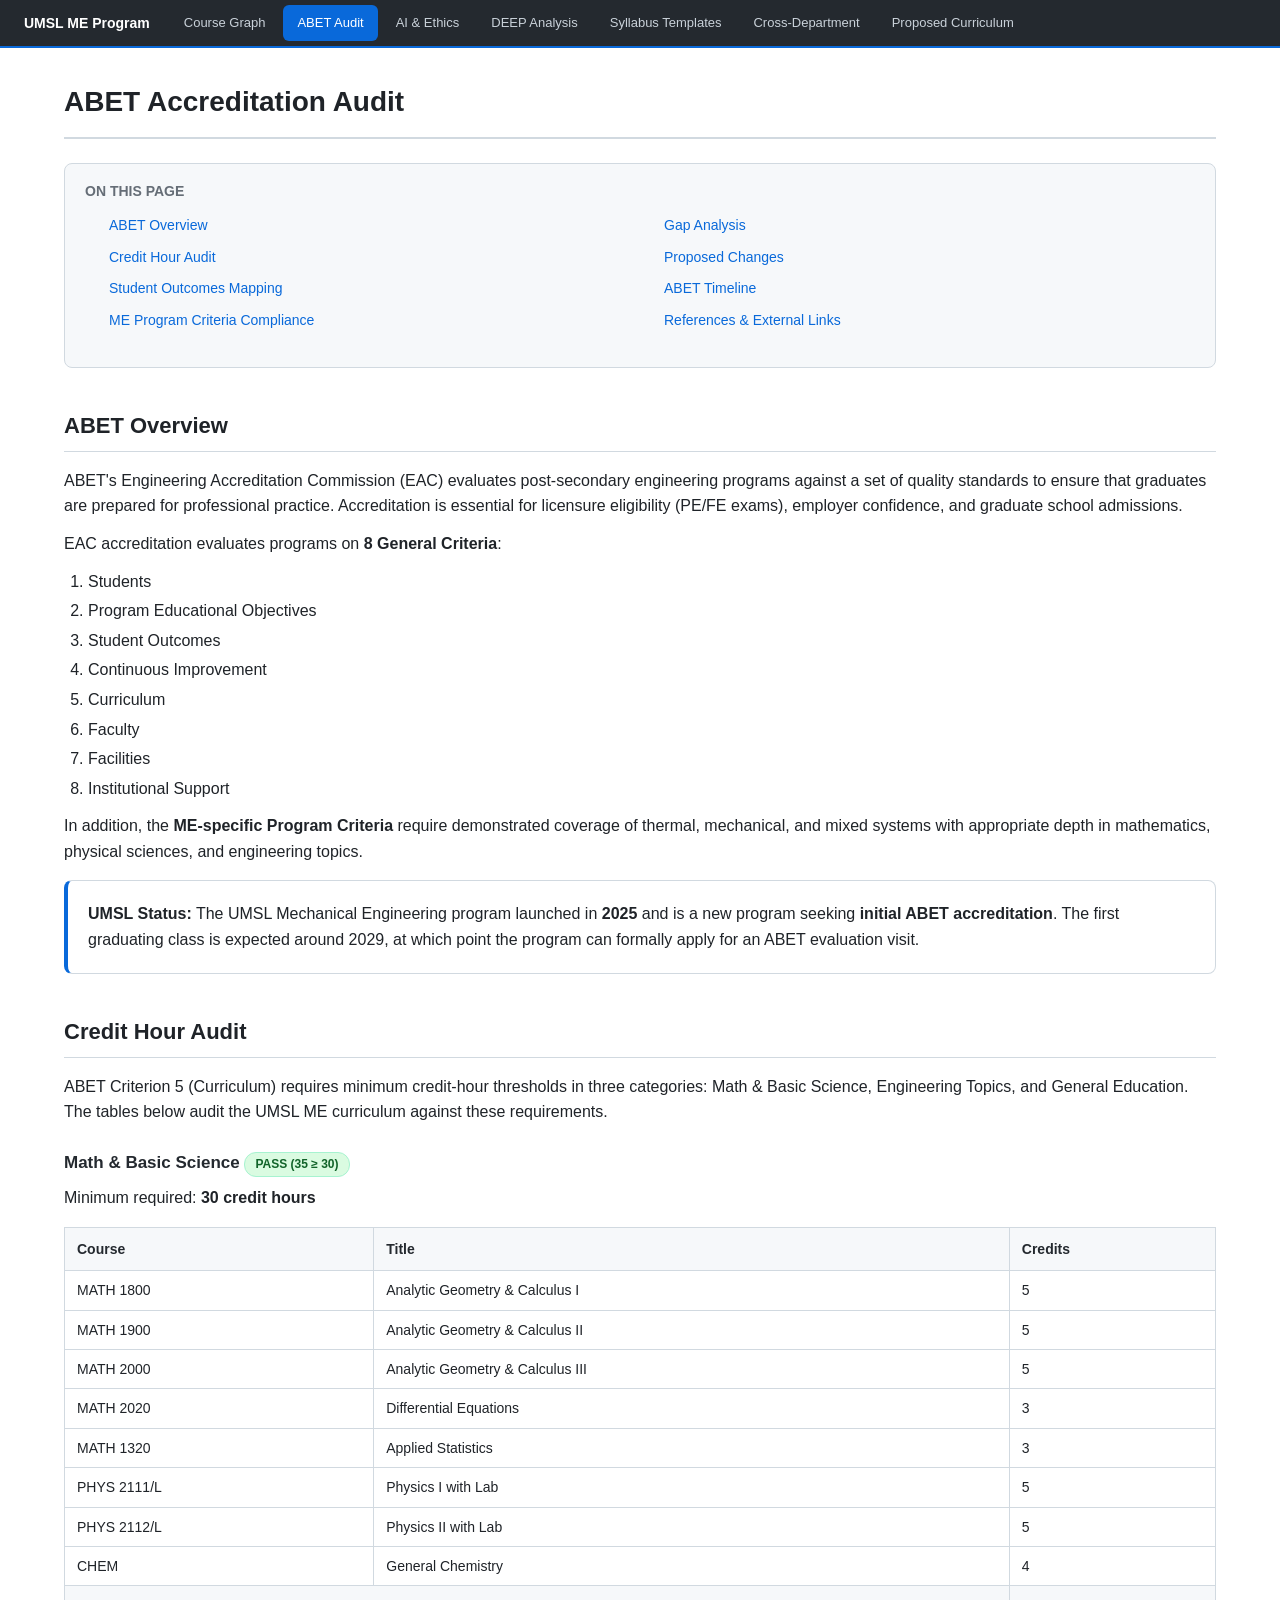
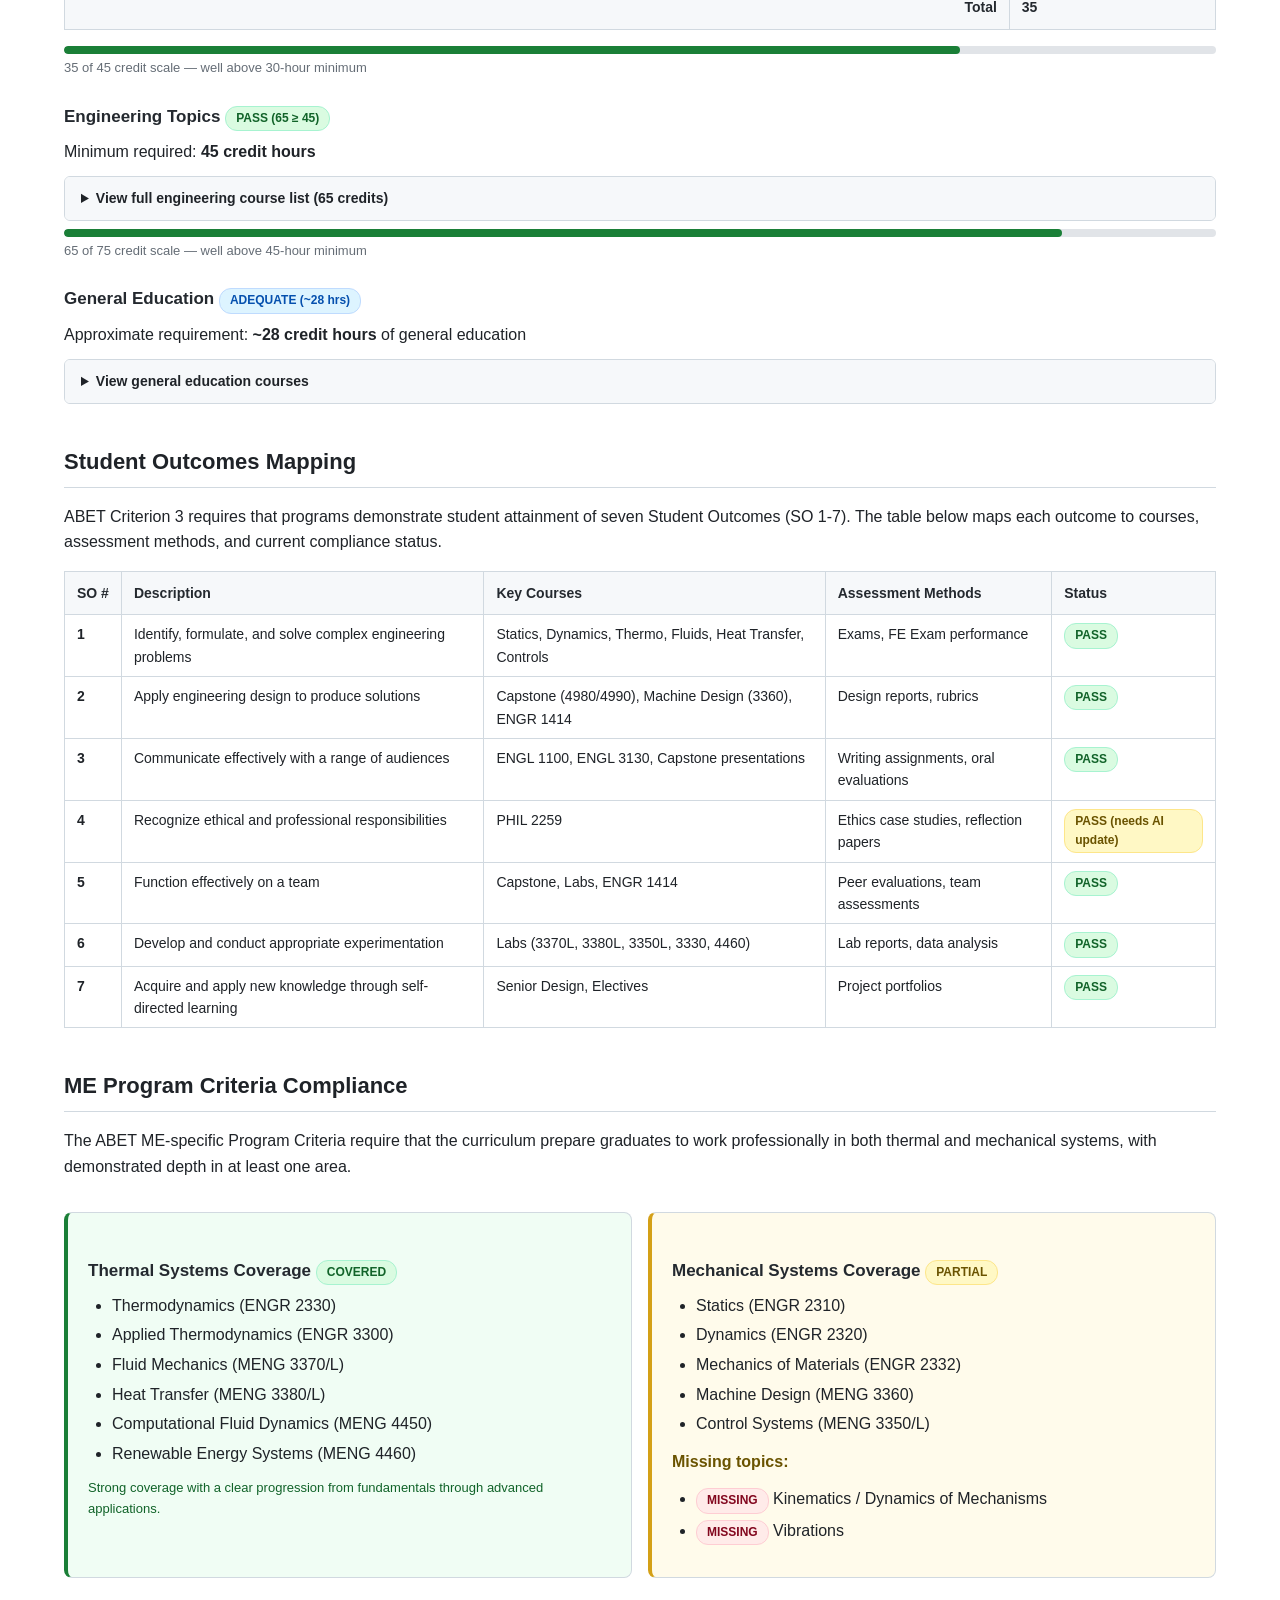
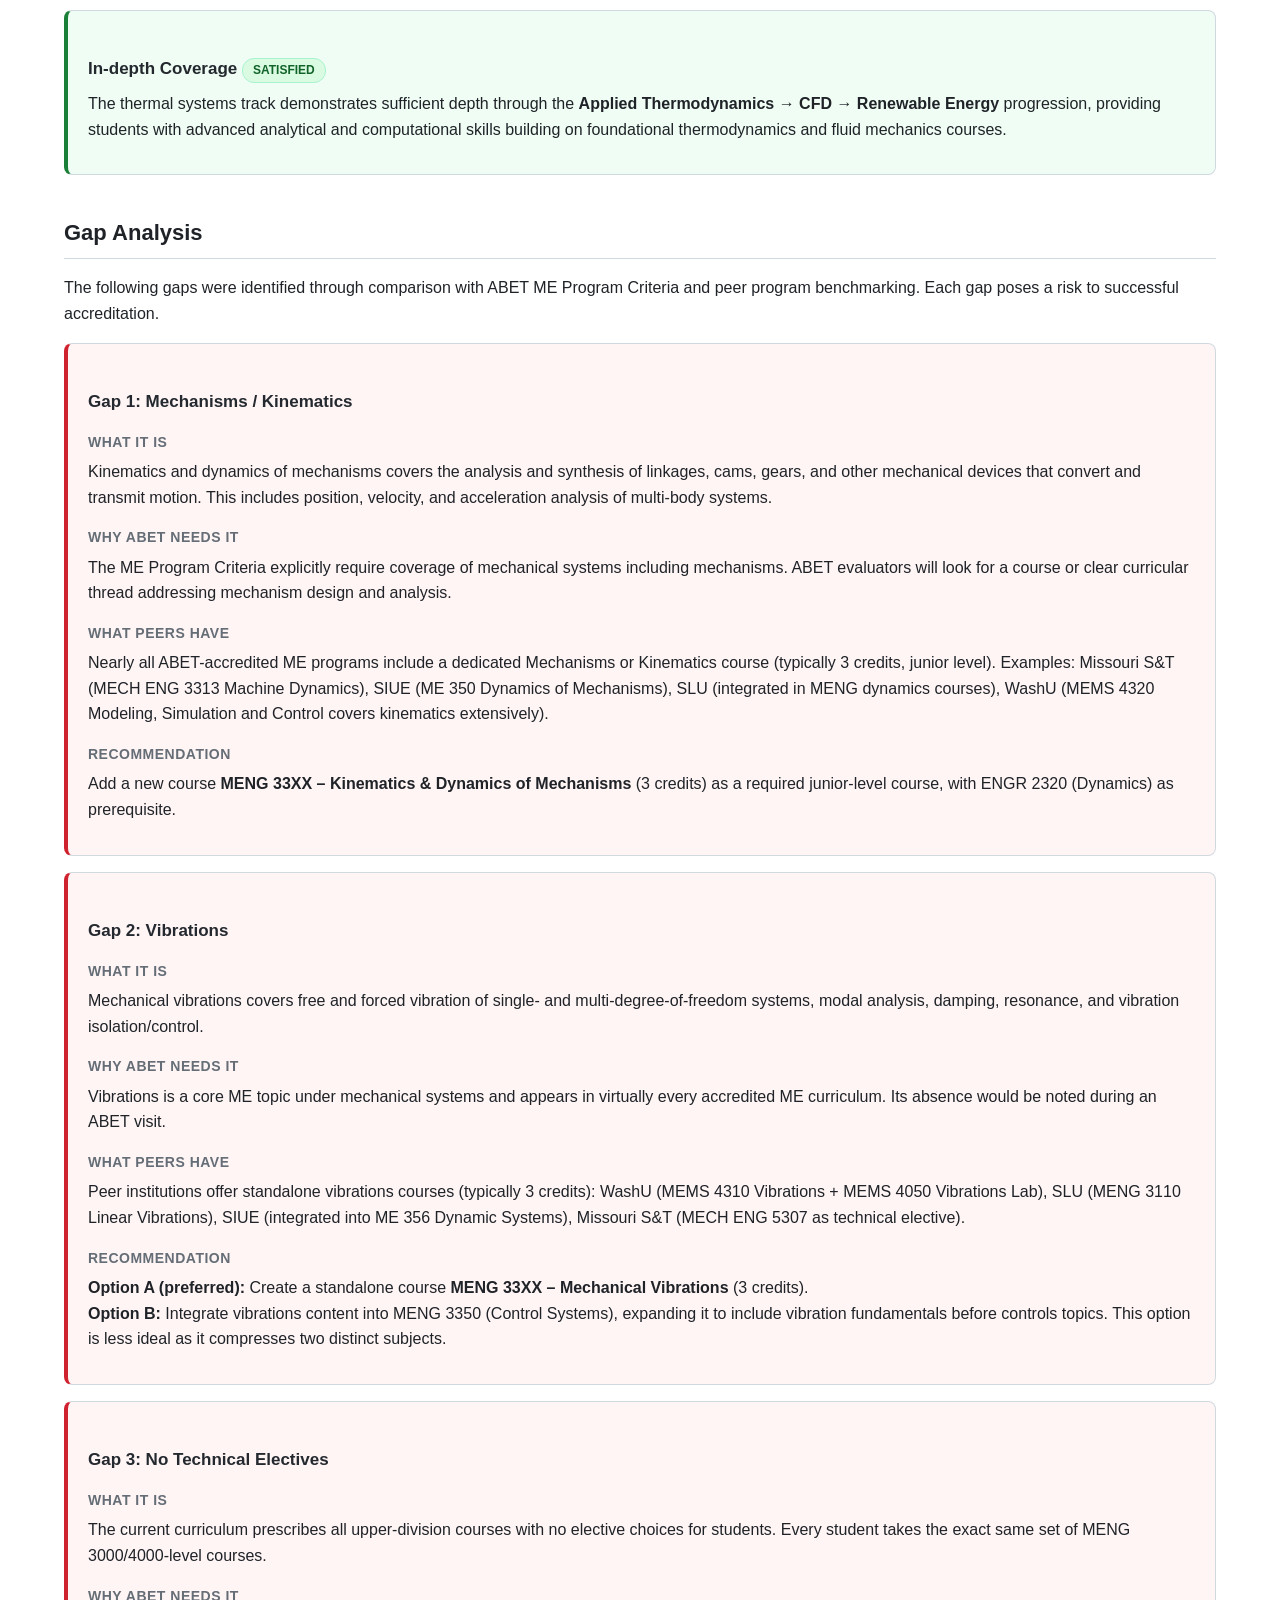
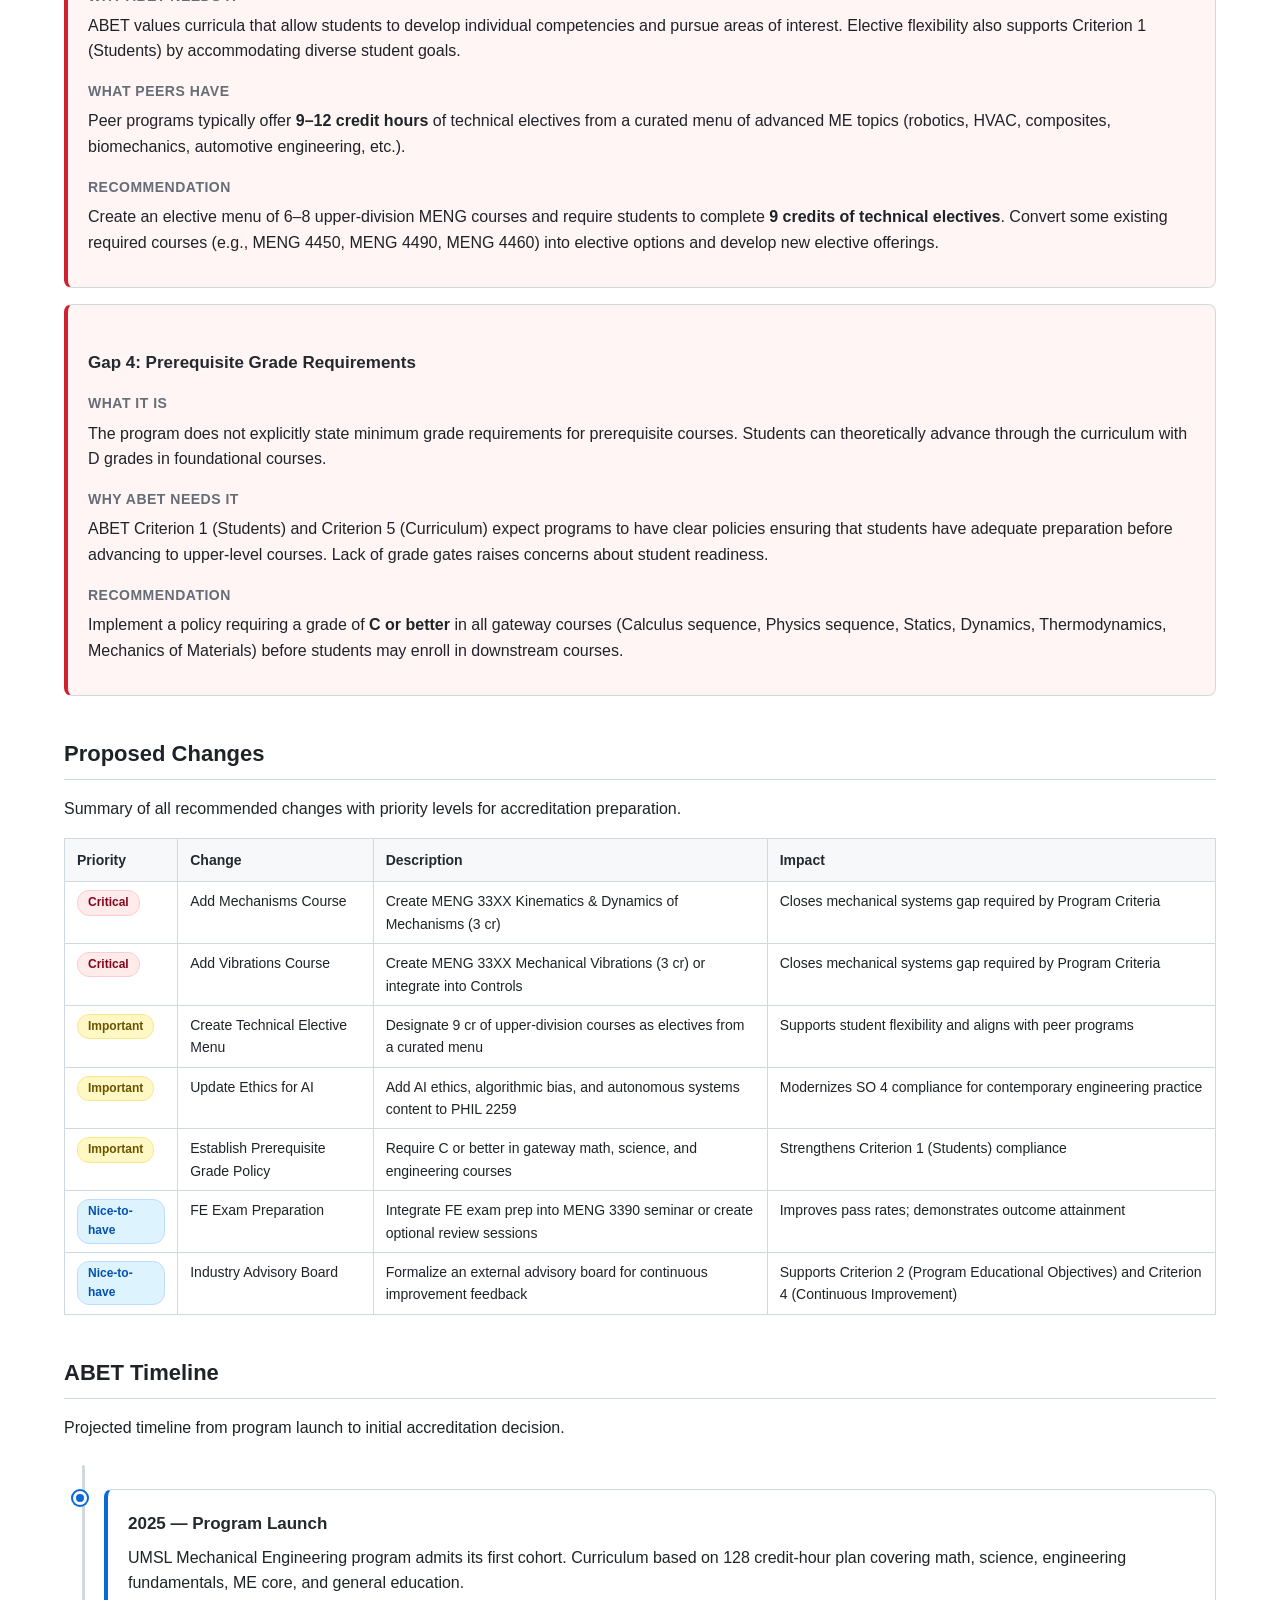
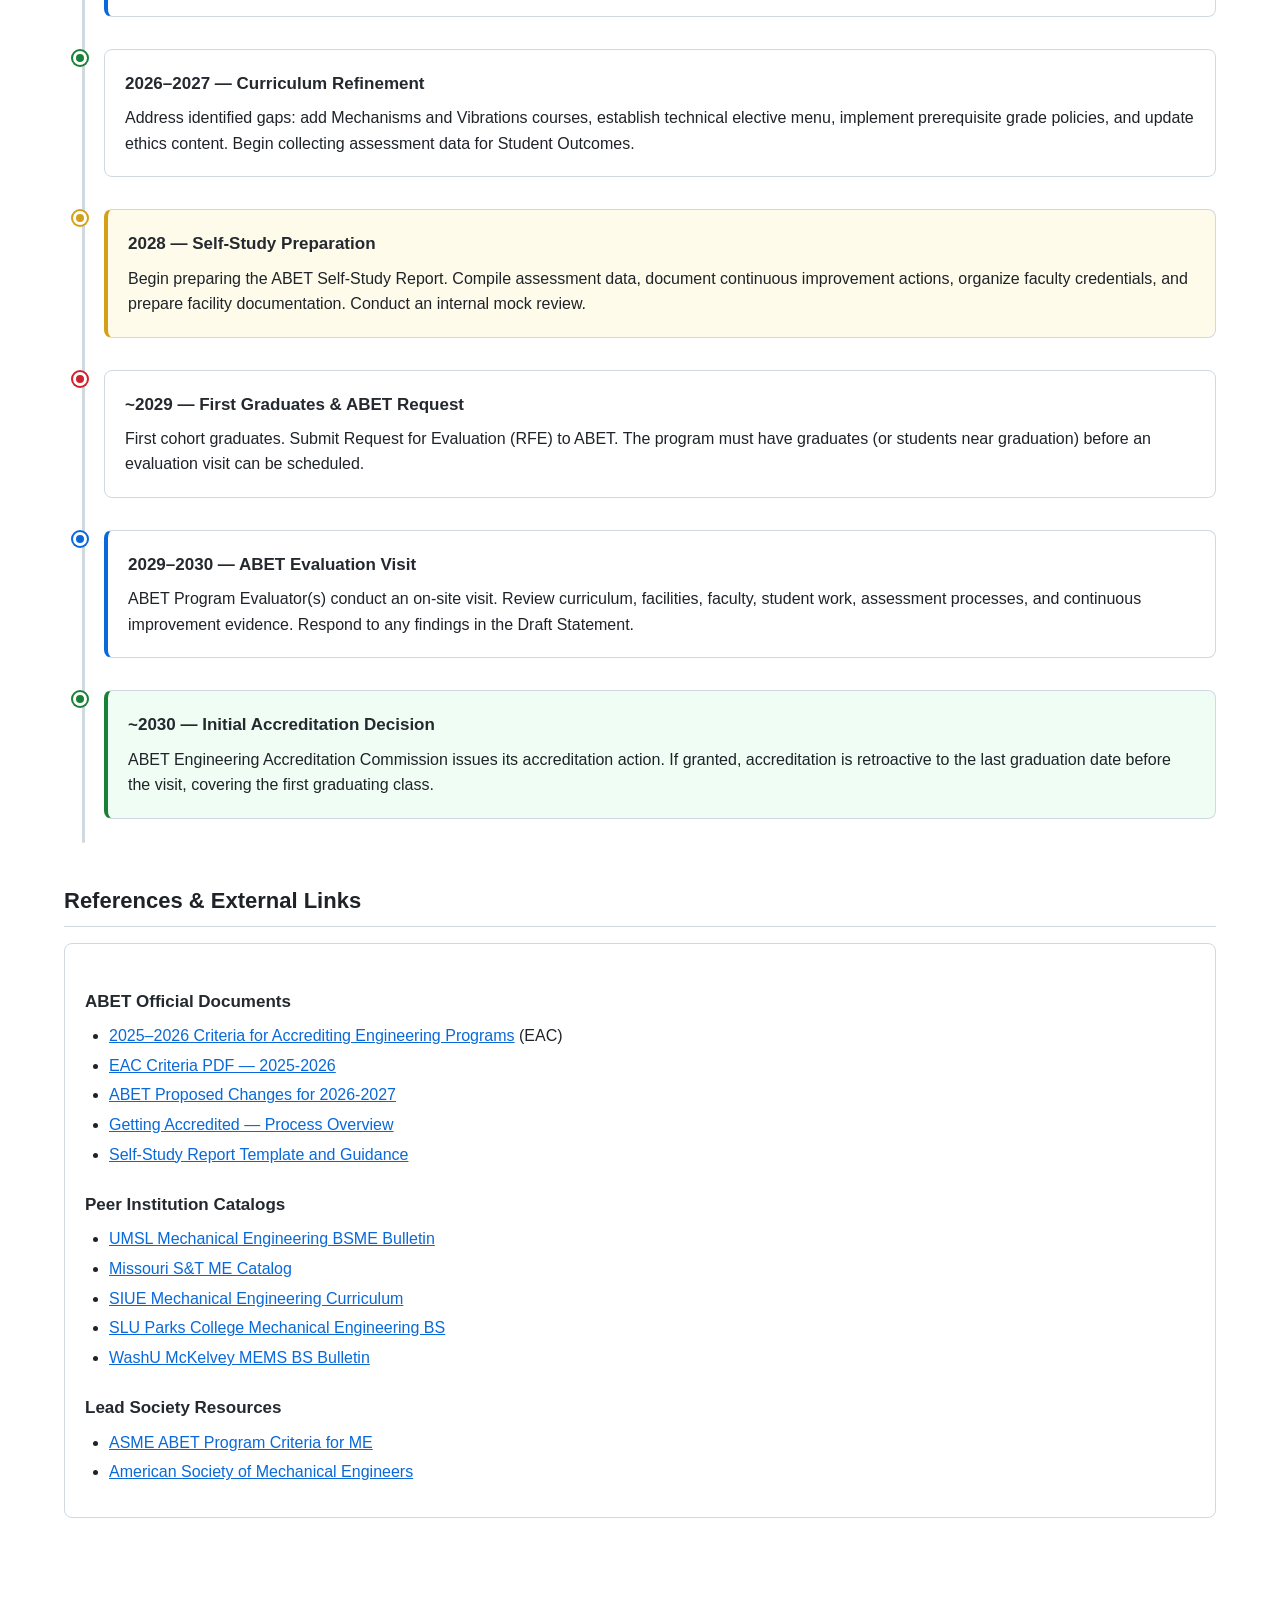
<file: abet.html>
<!DOCTYPE html>
<html lang="en">
<head>
    <meta charset="UTF-8">
    <meta name="viewport" content="width=device-width, initial-scale=1.0">
    <title>ABET Audit - UMSL Mechanical Engineering</title>
    <link rel="stylesheet" href="nav.css">
</head>
<body>
<script src="nav.js"></script>
<script>createNav('abet');</script>

<div class="page-container">
    <h1 class="page-title">ABET Accreditation Audit</h1>

    <!-- Table of Contents -->
    <div class="page-toc">
        <h3>On This Page</h3>
        <ul>
            <li><a href="#overview">ABET Overview</a></li>
            <li><a href="#credits">Credit Hour Audit</a></li>
            <li><a href="#outcomes">Student Outcomes Mapping</a></li>
            <li><a href="#program-criteria">ME Program Criteria Compliance</a></li>
            <li><a href="#gaps">Gap Analysis</a></li>
            <li><a href="#proposed">Proposed Changes</a></li>
            <li><a href="#timeline">ABET Timeline</a></li>
            <li><a href="#references">References &amp; External Links</a></li>
        </ul>
    </div>

    <!-- ============================================================ -->
    <!-- Section 1: ABET Overview -->
    <!-- ============================================================ -->
    <h2 class="section-title section-anchor" id="overview">ABET Overview</h2>

    <p>
        ABET's Engineering Accreditation Commission (EAC) evaluates post-secondary engineering programs
        against a set of quality standards to ensure that graduates are prepared for professional practice.
        Accreditation is essential for licensure eligibility (PE/FE exams), employer confidence, and
        graduate school admissions.
    </p>
    <p>
        EAC accreditation evaluates programs on <strong>8 General Criteria</strong>:
    </p>
    <ol>
        <li>Students</li>
        <li>Program Educational Objectives</li>
        <li>Student Outcomes</li>
        <li>Continuous Improvement</li>
        <li>Curriculum</li>
        <li>Faculty</li>
        <li>Facilities</li>
        <li>Institutional Support</li>
    </ol>
    <p>
        In addition, the <strong>ME-specific Program Criteria</strong> require demonstrated coverage of
        thermal, mechanical, and mixed systems with appropriate depth in mathematics, physical sciences,
        and engineering topics.
    </p>

    <div class="card card-highlight">
        <strong>UMSL Status:</strong> The UMSL Mechanical Engineering program launched in <strong>2025</strong>
        and is a new program seeking <strong>initial ABET accreditation</strong>. The first graduating class
        is expected around 2029, at which point the program can formally apply for an ABET evaluation visit.
    </div>

    <!-- ============================================================ -->
    <!-- Section 2: Credit Hour Audit -->
    <!-- ============================================================ -->
    <h2 class="section-title section-anchor" id="credits">Credit Hour Audit</h2>

    <p>
        ABET Criterion 5 (Curriculum) requires minimum credit-hour thresholds in three categories:
        Math &amp; Basic Science, Engineering Topics, and General Education. The tables below audit the
        UMSL ME curriculum against these requirements.
    </p>

    <!-- Math & Basic Science -->
    <h3>Math &amp; Basic Science <span class="badge badge-pass">PASS (35 &ge; 30)</span></h3>
    <p>Minimum required: <strong>30 credit hours</strong></p>

    <table>
        <thead>
            <tr><th>Course</th><th>Title</th><th>Credits</th></tr>
        </thead>
        <tbody>
            <tr><td>MATH 1800</td><td>Analytic Geometry &amp; Calculus I</td><td>5</td></tr>
            <tr><td>MATH 1900</td><td>Analytic Geometry &amp; Calculus II</td><td>5</td></tr>
            <tr><td>MATH 2000</td><td>Analytic Geometry &amp; Calculus III</td><td>5</td></tr>
            <tr><td>MATH 2020</td><td>Differential Equations</td><td>3</td></tr>
            <tr><td>MATH 1320</td><td>Applied Statistics</td><td>3</td></tr>
            <tr><td>PHYS 2111/L</td><td>Physics I with Lab</td><td>5</td></tr>
            <tr><td>PHYS 2112/L</td><td>Physics II with Lab</td><td>5</td></tr>
            <tr><td>CHEM</td><td>General Chemistry</td><td>4</td></tr>
        </tbody>
        <tfoot>
            <tr><th colspan="2" style="text-align:right;">Total</th><th>35</th></tr>
        </tfoot>
    </table>

    <div class="progress-bar">
        <div class="progress-fill green" style="width: calc(35 / 45 * 100%);"></div>
    </div>
    <p style="font-size:13px; color:#656d76;">35 of 45 credit scale &mdash; well above 30-hour minimum</p>

    <!-- Engineering Topics -->
    <h3>Engineering Topics <span class="badge badge-pass">PASS (65 &ge; 45)</span></h3>
    <p>Minimum required: <strong>45 credit hours</strong></p>

    <details>
        <summary>View full engineering course list (65 credits)</summary>
        <div class="detail-content">
            <table>
                <thead>
                    <tr><th>Course</th><th>Title</th><th>Credits</th></tr>
                </thead>
                <tbody>
                    <tr><td>ENGR 1414</td><td>Intro to Engineering Design</td><td>2</td></tr>
                    <tr><td>ENGR 2022</td><td>Statics &amp; Dynamics Primer</td><td>3</td></tr>
                    <tr><td>ENGR 2310</td><td>Statics</td><td>3</td></tr>
                    <tr><td>ENGR 2320</td><td>Dynamics</td><td>3</td></tr>
                    <tr><td>ENGR 2330</td><td>Thermodynamics</td><td>3</td></tr>
                    <tr><td>ENGR 2332</td><td>Mechanics of Materials</td><td>3</td></tr>
                    <tr><td>ENGR 3300</td><td>Applied Thermodynamics</td><td>3</td></tr>
                    <tr><td>EENG 2310</td><td>Circuit Analysis</td><td>3</td></tr>
                    <tr><td>CMP SCI 1250</td><td>Intro to Computing</td><td>3</td></tr>
                    <tr><td>MENG 1204</td><td>Intro to ME</td><td>2</td></tr>
                    <tr><td>MENG 3330</td><td>Experimentation &amp; Instrumentation</td><td>3</td></tr>
                    <tr><td>MENG 3340</td><td>Numerical Methods</td><td>3</td></tr>
                    <tr><td>MENG 3350/L</td><td>Control Systems with Lab</td><td>4</td></tr>
                    <tr><td>MENG 3360</td><td>Machine Design</td><td>3</td></tr>
                    <tr><td>MENG 3370/L</td><td>Fluid Mechanics with Lab</td><td>4</td></tr>
                    <tr><td>MENG 3380/L</td><td>Heat Transfer with Lab</td><td>4</td></tr>
                    <tr><td>MENG 3390</td><td>ME Seminar</td><td>1</td></tr>
                    <tr><td>MENG 4440</td><td>Machine Design II</td><td>3</td></tr>
                    <tr><td>MENG 4450</td><td>Computational Fluid Dynamics</td><td>3</td></tr>
                    <tr><td>MENG 4460</td><td>Renewable Energy Systems</td><td>1</td></tr>
                    <tr><td>MENG 4490</td><td>Finite Element Analysis</td><td>3</td></tr>
                    <tr><td>MENG 4980</td><td>Senior Design I</td><td>2</td></tr>
                    <tr><td>MENG 4990</td><td>Senior Design II</td><td>2</td></tr>
                    <tr><td>ENGR 4400</td><td>Engineering Economics</td><td>1</td></tr>
                </tbody>
                <tfoot>
                    <tr><th colspan="2" style="text-align:right;">Total</th><th>65</th></tr>
                </tfoot>
            </table>
        </div>
    </details>

    <div class="progress-bar">
        <div class="progress-fill green" style="width: calc(65 / 75 * 100%);"></div>
    </div>
    <p style="font-size:13px; color:#656d76;">65 of 75 credit scale &mdash; well above 45-hour minimum</p>

    <!-- General Education -->
    <h3>General Education <span class="badge badge-info">ADEQUATE (~28 hrs)</span></h3>
    <p>Approximate requirement: <strong>~28 credit hours</strong> of general education</p>

    <details>
        <summary>View general education courses</summary>
        <div class="detail-content">
            <table>
                <thead>
                    <tr><th>Course</th><th>Title</th><th>Credits</th></tr>
                </thead>
                <tbody>
                    <tr><td>ENGL 1100</td><td>Freshman Composition</td><td>3</td></tr>
                    <tr><td>ENGL 3130</td><td>Technical Writing</td><td>3</td></tr>
                    <tr><td>PHIL 2259</td><td>Engineering Ethics</td><td>3</td></tr>
                    <tr><td>ECON 1001</td><td>Principles of Microeconomics</td><td>3</td></tr>
                    <tr><td>HIST / POL SCI</td><td>American History or Government</td><td>3</td></tr>
                    <tr><td>HUM Elective</td><td>Humanities Elective</td><td>3</td></tr>
                    <tr><td>SS Elective</td><td>Social Science Elective</td><td>3</td></tr>
                    <tr><td>Cultural Div</td><td>Cultural Diversity Requirement</td><td>3</td></tr>
                    <tr><td>FYS / First Year</td><td>First-Year Seminar</td><td>3</td></tr>
                </tbody>
                <tfoot>
                    <tr><th colspan="2" style="text-align:right;">Total (approx.)</th><th>~27-28</th></tr>
                </tfoot>
            </table>
        </div>
    </details>

    <!-- ============================================================ -->
    <!-- Section 3: Student Outcomes Mapping -->
    <!-- ============================================================ -->
    <h2 class="section-title section-anchor" id="outcomes">Student Outcomes Mapping</h2>

    <p>
        ABET Criterion 3 requires that programs demonstrate student attainment of seven Student Outcomes (SO 1-7).
        The table below maps each outcome to courses, assessment methods, and current compliance status.
    </p>

    <table>
        <thead>
            <tr>
                <th>SO&nbsp;#</th>
                <th>Description</th>
                <th>Key Courses</th>
                <th>Assessment Methods</th>
                <th>Status</th>
            </tr>
        </thead>
        <tbody>
            <tr>
                <td><strong>1</strong></td>
                <td>Identify, formulate, and solve complex engineering problems</td>
                <td>Statics, Dynamics, Thermo, Fluids, Heat Transfer, Controls</td>
                <td>Exams, FE Exam performance</td>
                <td><span class="badge badge-pass">PASS</span></td>
            </tr>
            <tr>
                <td><strong>2</strong></td>
                <td>Apply engineering design to produce solutions</td>
                <td>Capstone (4980/4990), Machine Design (3360), ENGR 1414</td>
                <td>Design reports, rubrics</td>
                <td><span class="badge badge-pass">PASS</span></td>
            </tr>
            <tr>
                <td><strong>3</strong></td>
                <td>Communicate effectively with a range of audiences</td>
                <td>ENGL 1100, ENGL 3130, Capstone presentations</td>
                <td>Writing assignments, oral evaluations</td>
                <td><span class="badge badge-pass">PASS</span></td>
            </tr>
            <tr>
                <td><strong>4</strong></td>
                <td>Recognize ethical and professional responsibilities</td>
                <td>PHIL 2259</td>
                <td>Ethics case studies, reflection papers</td>
                <td><span class="badge badge-warn">PASS (needs AI update)</span></td>
            </tr>
            <tr>
                <td><strong>5</strong></td>
                <td>Function effectively on a team</td>
                <td>Capstone, Labs, ENGR 1414</td>
                <td>Peer evaluations, team assessments</td>
                <td><span class="badge badge-pass">PASS</span></td>
            </tr>
            <tr>
                <td><strong>6</strong></td>
                <td>Develop and conduct appropriate experimentation</td>
                <td>Labs (3370L, 3380L, 3350L, 3330, 4460)</td>
                <td>Lab reports, data analysis</td>
                <td><span class="badge badge-pass">PASS</span></td>
            </tr>
            <tr>
                <td><strong>7</strong></td>
                <td>Acquire and apply new knowledge through self-directed learning</td>
                <td>Senior Design, Electives</td>
                <td>Project portfolios</td>
                <td><span class="badge badge-pass">PASS</span></td>
            </tr>
        </tbody>
    </table>

    <!-- ============================================================ -->
    <!-- Section 4: ME Program Criteria Compliance -->
    <!-- ============================================================ -->
    <h2 class="section-title section-anchor" id="program-criteria">ME Program Criteria Compliance</h2>

    <p>
        The ABET ME-specific Program Criteria require that the curriculum prepare graduates to work
        professionally in both thermal and mechanical systems, with demonstrated depth in at least one area.
    </p>

    <div class="card-grid">
        <div class="card card-success">
            <h3>Thermal Systems Coverage <span class="badge badge-pass">COVERED</span></h3>
            <ul>
                <li>Thermodynamics (ENGR 2330)</li>
                <li>Applied Thermodynamics (ENGR 3300)</li>
                <li>Fluid Mechanics (MENG 3370/L)</li>
                <li>Heat Transfer (MENG 3380/L)</li>
                <li>Computational Fluid Dynamics (MENG 4450)</li>
                <li>Renewable Energy Systems (MENG 4460)</li>
            </ul>
            <p style="margin-top:10px; font-size:13px; color:#116329;">
                Strong coverage with a clear progression from fundamentals through advanced applications.
            </p>
        </div>

        <div class="card card-warning">
            <h3>Mechanical Systems Coverage <span class="badge badge-warn">PARTIAL</span></h3>
            <ul>
                <li>Statics (ENGR 2310)</li>
                <li>Dynamics (ENGR 2320)</li>
                <li>Mechanics of Materials (ENGR 2332)</li>
                <li>Machine Design (MENG 3360)</li>
                <li>Control Systems (MENG 3350/L)</li>
            </ul>
            <p style="margin-top:10px; font-weight:600; color:#6a5300;">Missing topics:</p>
            <ul>
                <li><span class="badge badge-fail">MISSING</span> Kinematics / Dynamics of Mechanisms</li>
                <li><span class="badge badge-fail">MISSING</span> Vibrations</li>
            </ul>
        </div>
    </div>

    <div class="card card-success">
        <h3>In-depth Coverage <span class="badge badge-pass">SATISFIED</span></h3>
        <p>
            The thermal systems track demonstrates sufficient depth through the
            <strong>Applied Thermodynamics &rarr; CFD &rarr; Renewable Energy</strong> progression,
            providing students with advanced analytical and computational skills building on
            foundational thermodynamics and fluid mechanics courses.
        </p>
    </div>

    <!-- ============================================================ -->
    <!-- Section 5: Gap Analysis -->
    <!-- ============================================================ -->
    <h2 class="section-title section-anchor" id="gaps">Gap Analysis</h2>

    <p>
        The following gaps were identified through comparison with ABET ME Program Criteria
        and peer program benchmarking. Each gap poses a risk to successful accreditation.
    </p>

    <div class="card card-danger">
        <h3>Gap 1: Mechanisms / Kinematics</h3>
        <h4>What It Is</h4>
        <p>
            Kinematics and dynamics of mechanisms covers the analysis and synthesis of linkages,
            cams, gears, and other mechanical devices that convert and transmit motion. This includes
            position, velocity, and acceleration analysis of multi-body systems.
        </p>
        <h4>Why ABET Needs It</h4>
        <p>
            The ME Program Criteria explicitly require coverage of mechanical systems including
            mechanisms. ABET evaluators will look for a course or clear curricular thread
            addressing mechanism design and analysis.
        </p>
        <h4>What Peers Have</h4>
        <p>
            Nearly all ABET-accredited ME programs include a dedicated Mechanisms or Kinematics course
            (typically 3 credits, junior level). Examples: Missouri S&amp;T (MECH ENG 3313 Machine Dynamics),
            SIUE (ME 350 Dynamics of Mechanisms), SLU (integrated in MENG dynamics courses),
            WashU (MEMS 4320 Modeling, Simulation and Control covers kinematics extensively).
        </p>
        <h4>Recommendation</h4>
        <p>
            Add a new course <strong>MENG 33XX &ndash; Kinematics &amp; Dynamics of Mechanisms</strong>
            (3 credits) as a required junior-level course, with ENGR 2320 (Dynamics) as prerequisite.
        </p>
    </div>

    <div class="card card-danger">
        <h3>Gap 2: Vibrations</h3>
        <h4>What It Is</h4>
        <p>
            Mechanical vibrations covers free and forced vibration of single- and multi-degree-of-freedom
            systems, modal analysis, damping, resonance, and vibration isolation/control.
        </p>
        <h4>Why ABET Needs It</h4>
        <p>
            Vibrations is a core ME topic under mechanical systems and appears in virtually every
            accredited ME curriculum. Its absence would be noted during an ABET visit.
        </p>
        <h4>What Peers Have</h4>
        <p>
            Peer institutions offer standalone vibrations courses (typically 3 credits):
            WashU (MEMS 4310 Vibrations + MEMS 4050 Vibrations Lab),
            SLU (MENG 3110 Linear Vibrations),
            SIUE (integrated into ME 356 Dynamic Systems),
            Missouri S&amp;T (MECH ENG 5307 as technical elective).
        </p>
        <h4>Recommendation</h4>
        <p>
            <strong>Option A (preferred):</strong> Create a standalone course
            <strong>MENG 33XX &ndash; Mechanical Vibrations</strong> (3 credits).<br>
            <strong>Option B:</strong> Integrate vibrations content into MENG 3350 (Control Systems),
            expanding it to include vibration fundamentals before controls topics. This option is less
            ideal as it compresses two distinct subjects.
        </p>
    </div>

    <div class="card card-danger">
        <h3>Gap 3: No Technical Electives</h3>
        <h4>What It Is</h4>
        <p>
            The current curriculum prescribes all upper-division courses with no elective choices
            for students. Every student takes the exact same set of MENG 3000/4000-level courses.
        </p>
        <h4>Why ABET Needs It</h4>
        <p>
            ABET values curricula that allow students to develop individual competencies and pursue
            areas of interest. Elective flexibility also supports Criterion 1 (Students) by accommodating
            diverse student goals.
        </p>
        <h4>What Peers Have</h4>
        <p>
            Peer programs typically offer <strong>9&ndash;12 credit hours</strong> of technical electives
            from a curated menu of advanced ME topics (robotics, HVAC, composites, biomechanics,
            automotive engineering, etc.).
        </p>
        <h4>Recommendation</h4>
        <p>
            Create an elective menu of 6&ndash;8 upper-division MENG courses and require students to
            complete <strong>9 credits of technical electives</strong>. Convert some existing required
            courses (e.g., MENG 4450, MENG 4490, MENG 4460) into elective options and develop
            new elective offerings.
        </p>
    </div>

    <div class="card card-danger">
        <h3>Gap 4: Prerequisite Grade Requirements</h3>
        <h4>What It Is</h4>
        <p>
            The program does not explicitly state minimum grade requirements for prerequisite courses.
            Students can theoretically advance through the curriculum with D grades in foundational courses.
        </p>
        <h4>Why ABET Needs It</h4>
        <p>
            ABET Criterion 1 (Students) and Criterion 5 (Curriculum) expect programs to have clear
            policies ensuring that students have adequate preparation before advancing to upper-level
            courses. Lack of grade gates raises concerns about student readiness.
        </p>
        <h4>Recommendation</h4>
        <p>
            Implement a policy requiring a grade of <strong>C or better</strong> in all gateway courses
            (Calculus sequence, Physics sequence, Statics, Dynamics, Thermodynamics, Mechanics of Materials)
            before students may enroll in downstream courses.
        </p>
    </div>

    <!-- ============================================================ -->
    <!-- Section 6: Proposed Changes -->
    <!-- ============================================================ -->
    <h2 class="section-title section-anchor" id="proposed">Proposed Changes</h2>

    <p>Summary of all recommended changes with priority levels for accreditation preparation.</p>

    <table>
        <thead>
            <tr>
                <th>Priority</th>
                <th>Change</th>
                <th>Description</th>
                <th>Impact</th>
            </tr>
        </thead>
        <tbody>
            <tr>
                <td><span class="badge badge-fail">Critical</span></td>
                <td>Add Mechanisms Course</td>
                <td>Create MENG 33XX Kinematics &amp; Dynamics of Mechanisms (3 cr)</td>
                <td>Closes mechanical systems gap required by Program Criteria</td>
            </tr>
            <tr>
                <td><span class="badge badge-fail">Critical</span></td>
                <td>Add Vibrations Course</td>
                <td>Create MENG 33XX Mechanical Vibrations (3 cr) or integrate into Controls</td>
                <td>Closes mechanical systems gap required by Program Criteria</td>
            </tr>
            <tr>
                <td><span class="badge badge-warn">Important</span></td>
                <td>Create Technical Elective Menu</td>
                <td>Designate 9 cr of upper-division courses as electives from a curated menu</td>
                <td>Supports student flexibility and aligns with peer programs</td>
            </tr>
            <tr>
                <td><span class="badge badge-warn">Important</span></td>
                <td>Update Ethics for AI</td>
                <td>Add AI ethics, algorithmic bias, and autonomous systems content to PHIL 2259</td>
                <td>Modernizes SO 4 compliance for contemporary engineering practice</td>
            </tr>
            <tr>
                <td><span class="badge badge-warn">Important</span></td>
                <td>Establish Prerequisite Grade Policy</td>
                <td>Require C or better in gateway math, science, and engineering courses</td>
                <td>Strengthens Criterion 1 (Students) compliance</td>
            </tr>
            <tr>
                <td><span class="badge badge-info">Nice-to-have</span></td>
                <td>FE Exam Preparation</td>
                <td>Integrate FE exam prep into MENG 3390 seminar or create optional review sessions</td>
                <td>Improves pass rates; demonstrates outcome attainment</td>
            </tr>
            <tr>
                <td><span class="badge badge-info">Nice-to-have</span></td>
                <td>Industry Advisory Board</td>
                <td>Formalize an external advisory board for continuous improvement feedback</td>
                <td>Supports Criterion 2 (Program Educational Objectives) and Criterion 4 (Continuous Improvement)</td>
            </tr>
        </tbody>
    </table>

    <!-- ============================================================ -->
    <!-- Section 7: ABET Timeline -->
    <!-- ============================================================ -->
    <h2 class="section-title section-anchor" id="timeline">ABET Timeline</h2>

    <p>
        Projected timeline from program launch to initial accreditation decision.
    </p>

    <div style="position:relative; padding:24px 0 24px 40px; margin:24px 0;">
        <!-- Vertical line -->
        <div style="position:absolute; left:18px; top:0; bottom:0; width:3px; background:#d1d9e0; border-radius:2px;"></div>

        <!-- 2025 -->
        <div style="position:relative; margin-bottom:32px;">
            <div style="position:absolute; left:-31px; top:2px; width:14px; height:14px; background:#0969da; border-radius:50%; border:3px solid #fff; box-shadow:0 0 0 2px #0969da;"></div>
            <div class="card card-highlight" style="margin:0;">
                <h3 style="margin-top:0;">2025 &mdash; Program Launch</h3>
                <p style="margin-bottom:0;">
                    UMSL Mechanical Engineering program admits its first cohort. Curriculum based on 128 credit-hour
                    plan covering math, science, engineering fundamentals, ME core, and general education.
                </p>
            </div>
        </div>

        <!-- 2026-2027 -->
        <div style="position:relative; margin-bottom:32px;">
            <div style="position:absolute; left:-31px; top:2px; width:14px; height:14px; background:#1a7f37; border-radius:50%; border:3px solid #fff; box-shadow:0 0 0 2px #1a7f37;"></div>
            <div class="card" style="margin:0;">
                <h3 style="margin-top:0;">2026&ndash;2027 &mdash; Curriculum Refinement</h3>
                <p style="margin-bottom:0;">
                    Address identified gaps: add Mechanisms and Vibrations courses, establish technical elective menu,
                    implement prerequisite grade policies, and update ethics content. Begin collecting assessment
                    data for Student Outcomes.
                </p>
            </div>
        </div>

        <!-- 2028 -->
        <div style="position:relative; margin-bottom:32px;">
            <div style="position:absolute; left:-31px; top:2px; width:14px; height:14px; background:#d4a017; border-radius:50%; border:3px solid #fff; box-shadow:0 0 0 2px #d4a017;"></div>
            <div class="card card-warning" style="margin:0;">
                <h3 style="margin-top:0;">2028 &mdash; Self-Study Preparation</h3>
                <p style="margin-bottom:0;">
                    Begin preparing the ABET Self-Study Report. Compile assessment data, document continuous
                    improvement actions, organize faculty credentials, and prepare facility documentation.
                    Conduct an internal mock review.
                </p>
            </div>
        </div>

        <!-- 2029 -->
        <div style="position:relative; margin-bottom:32px;">
            <div style="position:absolute; left:-31px; top:2px; width:14px; height:14px; background:#cf222e; border-radius:50%; border:3px solid #fff; box-shadow:0 0 0 2px #cf222e;"></div>
            <div class="card" style="margin:0;">
                <h3 style="margin-top:0;">~2029 &mdash; First Graduates &amp; ABET Request</h3>
                <p style="margin-bottom:0;">
                    First cohort graduates. Submit Request for Evaluation (RFE) to ABET.
                    The program must have graduates (or students near graduation) before an evaluation
                    visit can be scheduled.
                </p>
            </div>
        </div>

        <!-- 2029-2030 -->
        <div style="position:relative; margin-bottom:32px;">
            <div style="position:absolute; left:-31px; top:2px; width:14px; height:14px; background:#0969da; border-radius:50%; border:3px solid #fff; box-shadow:0 0 0 2px #0969da;"></div>
            <div class="card card-highlight" style="margin:0;">
                <h3 style="margin-top:0;">2029&ndash;2030 &mdash; ABET Evaluation Visit</h3>
                <p style="margin-bottom:0;">
                    ABET Program Evaluator(s) conduct an on-site visit. Review curriculum, facilities, faculty,
                    student work, assessment processes, and continuous improvement evidence. Respond to any
                    findings in the Draft Statement.
                </p>
            </div>
        </div>

        <!-- 2030 -->
        <div style="position:relative;">
            <div style="position:absolute; left:-31px; top:2px; width:14px; height:14px; background:#1a7f37; border-radius:50%; border:3px solid #fff; box-shadow:0 0 0 2px #1a7f37;"></div>
            <div class="card card-success" style="margin:0;">
                <h3 style="margin-top:0;">~2030 &mdash; Initial Accreditation Decision</h3>
                <p style="margin-bottom:0;">
                    ABET Engineering Accreditation Commission issues its accreditation action. If granted,
                    accreditation is retroactive to the last graduation date before the visit, covering
                    the first graduating class.
                </p>
            </div>
        </div>
    </div>

    <!-- ============================================================ -->
    <!-- References and External Links -->
    <!-- ============================================================ -->
    <h2 class="section-title section-anchor" id="references">References &amp; External Links</h2>
    <div class="card">
        <h3>ABET Official Documents</h3>
        <ul>
            <li><a href="https://www.abet.org/accreditation/accreditation-criteria/criteria-for-accrediting-engineering-programs-2025-2026/" target="_blank" rel="noopener">2025&ndash;2026 Criteria for Accrediting Engineering Programs</a> (EAC)</li>
            <li><a href="https://www.abet.org/wp-content/uploads/2024/11/2025-2026_EAC_Criteria.pdf" target="_blank" rel="noopener">EAC Criteria PDF &mdash; 2025-2026</a></li>
            <li><a href="https://www.abet.org/accreditation/accreditation-criteria/proposed-changes/" target="_blank" rel="noopener">ABET Proposed Changes for 2026-2027</a></li>
            <li><a href="https://www.abet.org/accreditation/get-accredited/" target="_blank" rel="noopener">Getting Accredited &mdash; Process Overview</a></li>
            <li><a href="https://www.abet.org/accreditation/self-study/" target="_blank" rel="noopener">Self-Study Report Template and Guidance</a></li>
        </ul>
        <h3>Peer Institution Catalogs</h3>
        <ul>
            <li><a href="https://bulletin.umsl.edu/programs/mechanical-engineering-bsme/" target="_blank" rel="noopener">UMSL Mechanical Engineering BSME Bulletin</a></li>
            <li><a href="https://catalog.mst.edu/undergraduate/degreeprogramsandcourses/mechanicalengineering/" target="_blank" rel="noopener">Missouri S&amp;T ME Catalog</a></li>
            <li><a href="https://www.siue.edu/academics/undergraduate/degrees-and-programs/mechanical-engineering/curriculum.shtml" target="_blank" rel="noopener">SIUE Mechanical Engineering Curriculum</a></li>
            <li><a href="https://catalog.slu.edu/colleges-schools/science-engineering/aerospace-mechanical/mechanical-engineering-bs/" target="_blank" rel="noopener">SLU Parks College Mechanical Engineering BS</a></li>
            <li><a href="https://bulletin.wustl.edu/undergrad/engineering/majors/mems-mechanical-engineering-bs/" target="_blank" rel="noopener">WashU McKelvey MEMS BS Bulletin</a></li>
        </ul>
        <h3>Lead Society Resources</h3>
        <ul>
            <li><a href="https://www.asme.org/topics-resources/society-resources/education/abet-program-criteria" target="_blank" rel="noopener">ASME ABET Program Criteria for ME</a></li>
            <li><a href="https://www.asme.org/" target="_blank" rel="noopener">American Society of Mechanical Engineers</a></li>
        </ul>
    </div>

</div><!-- end .page-container -->
</body>
</html>
</file>
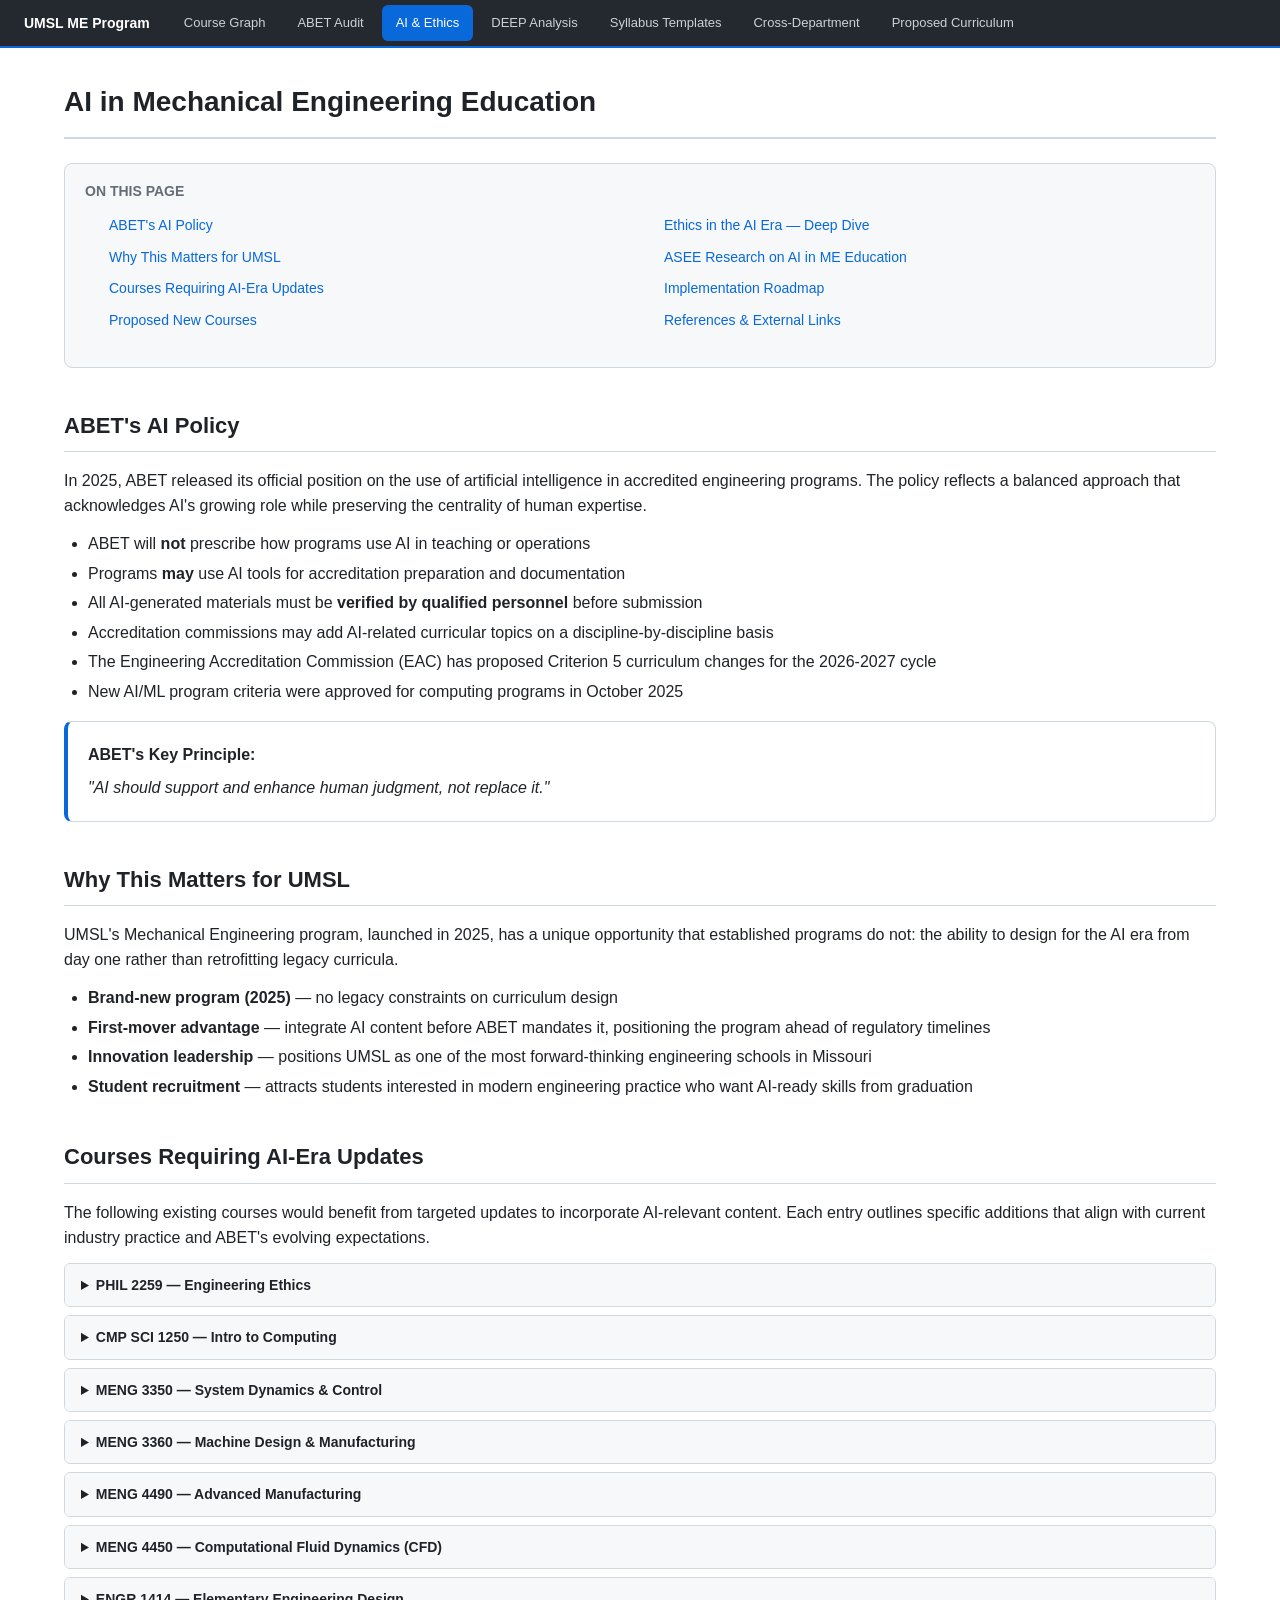
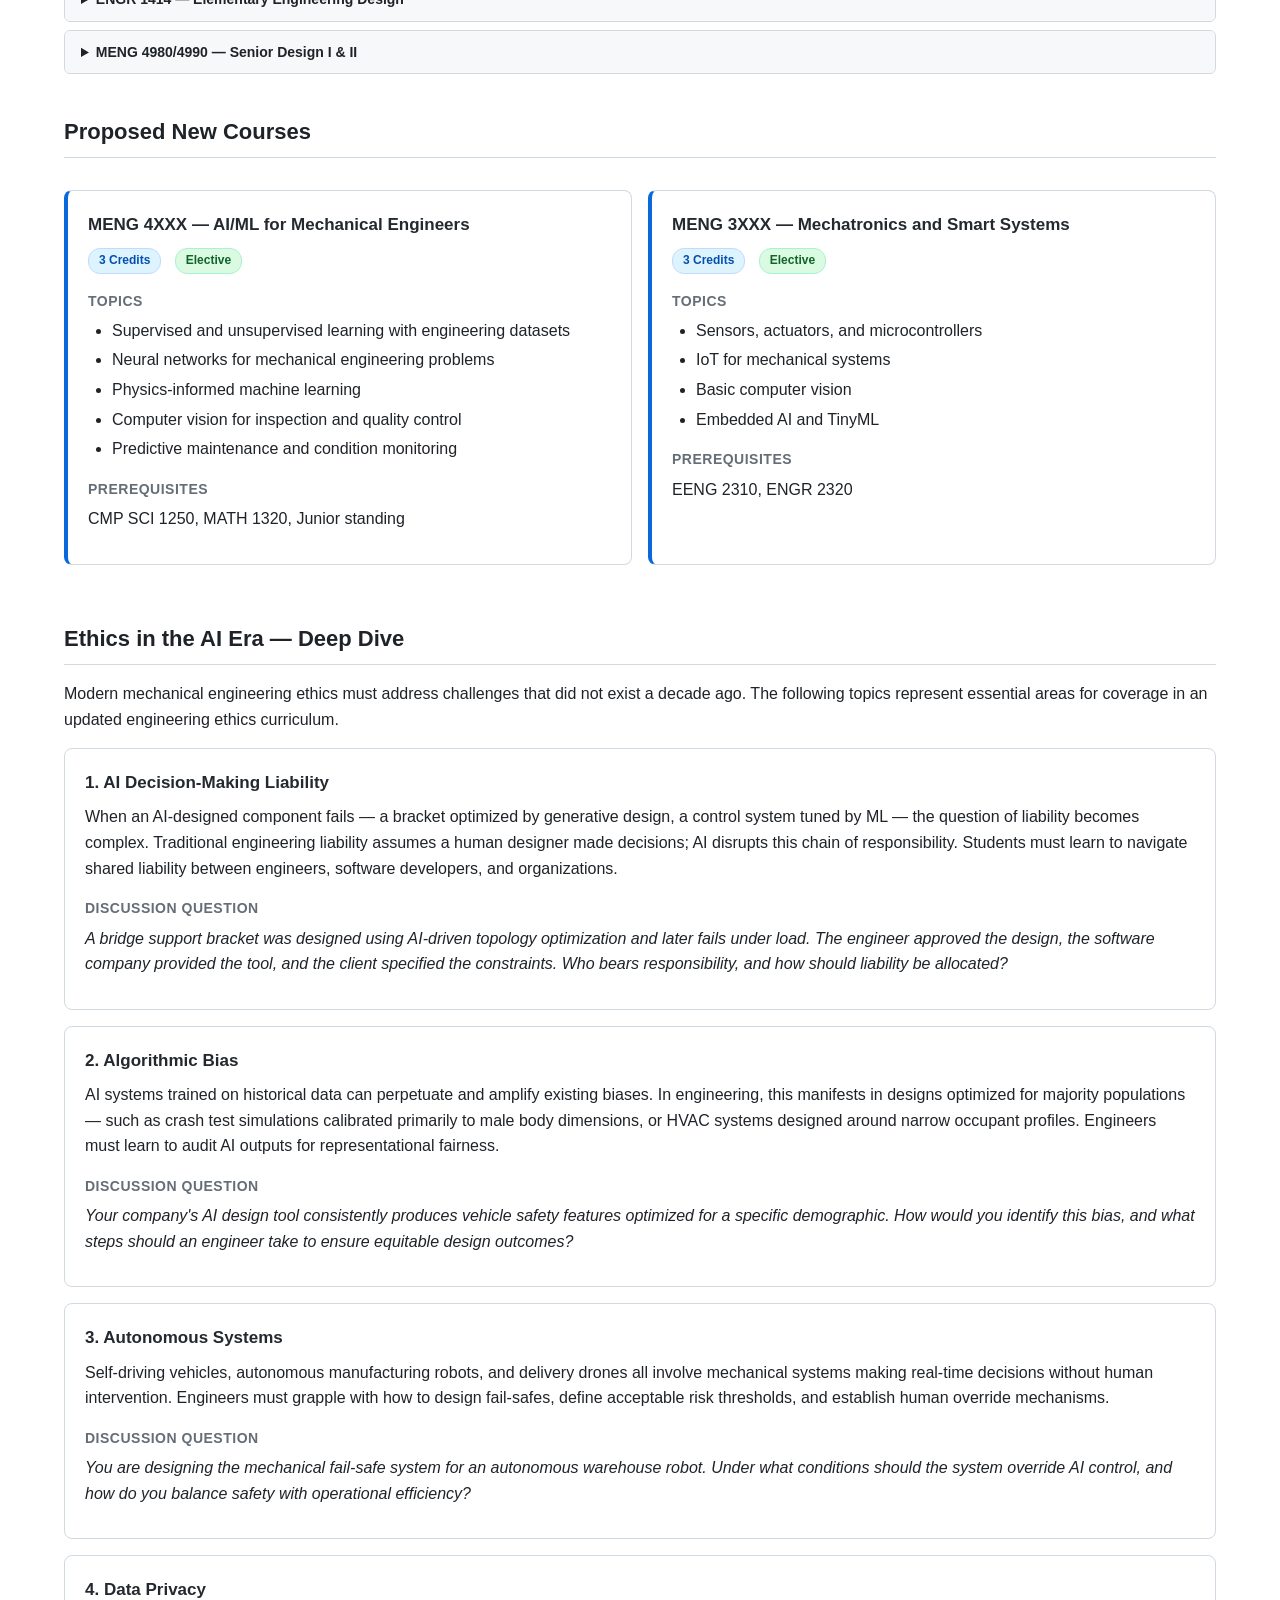
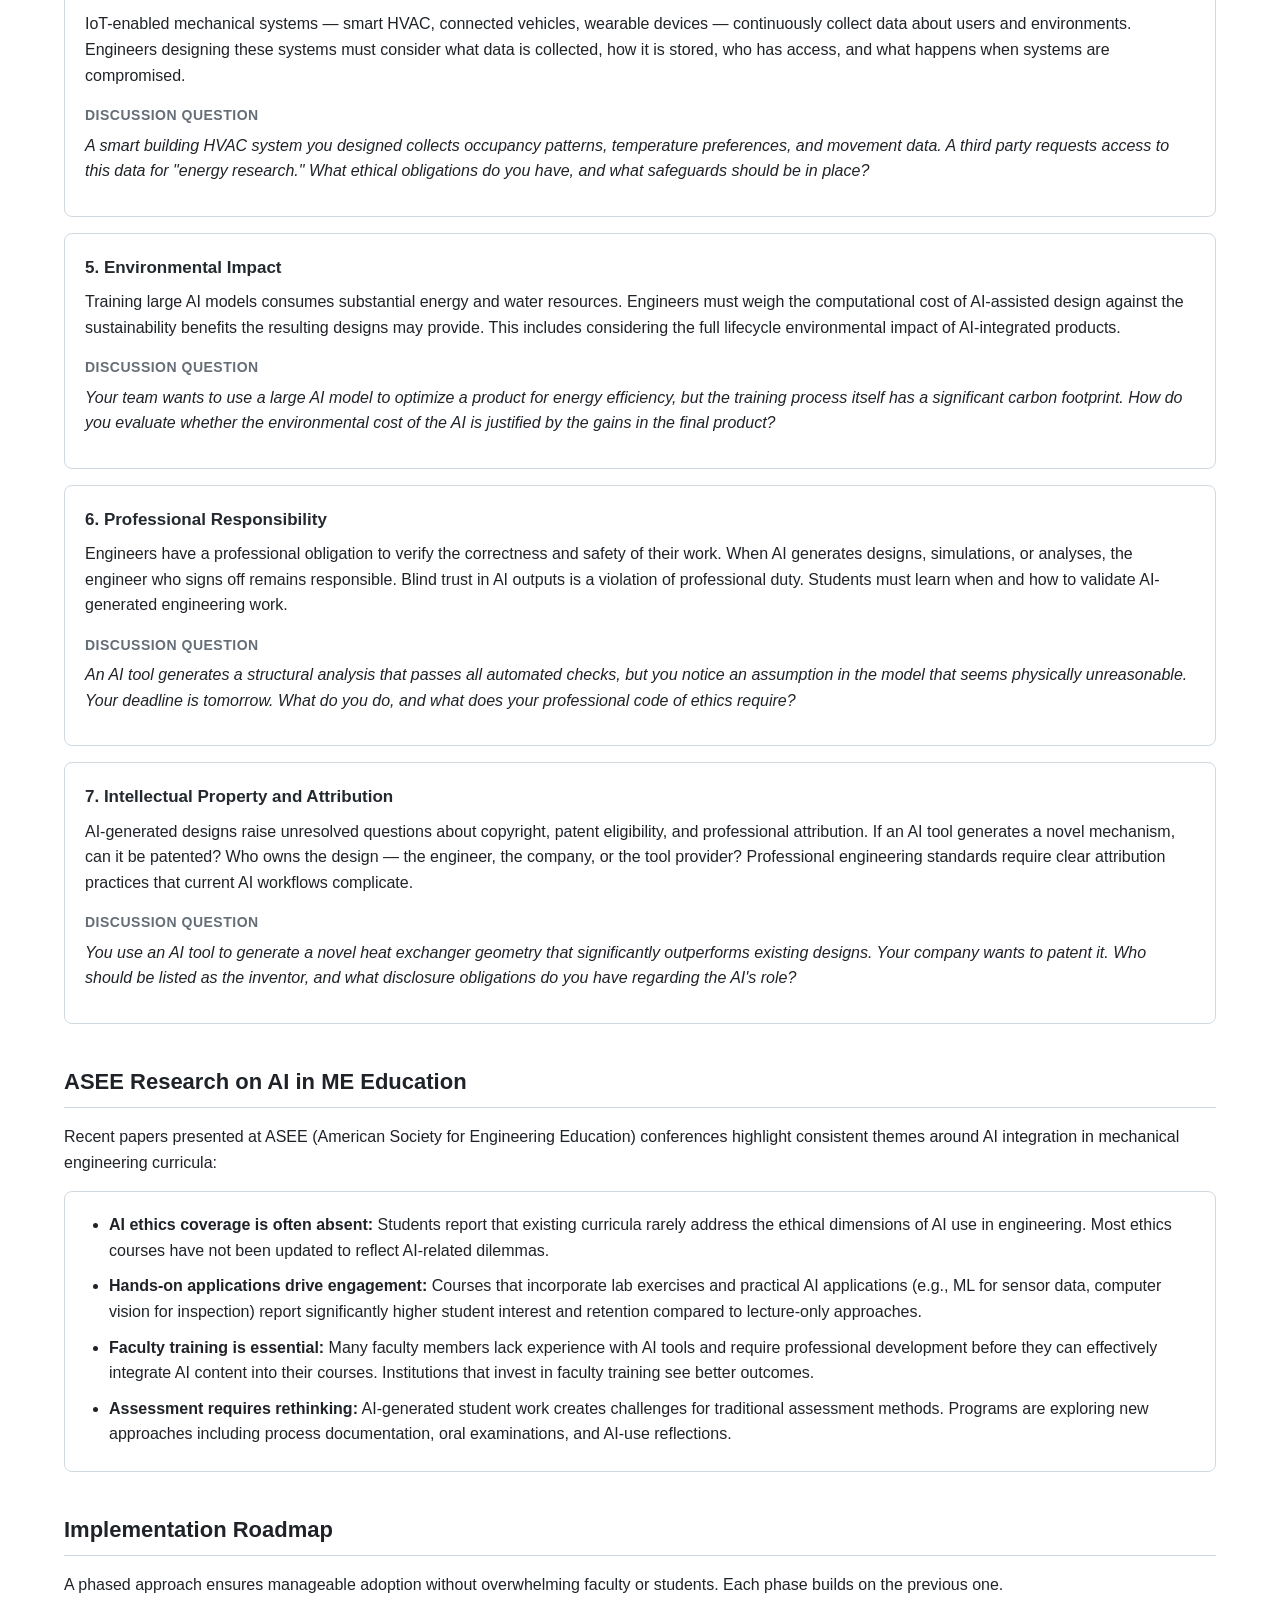
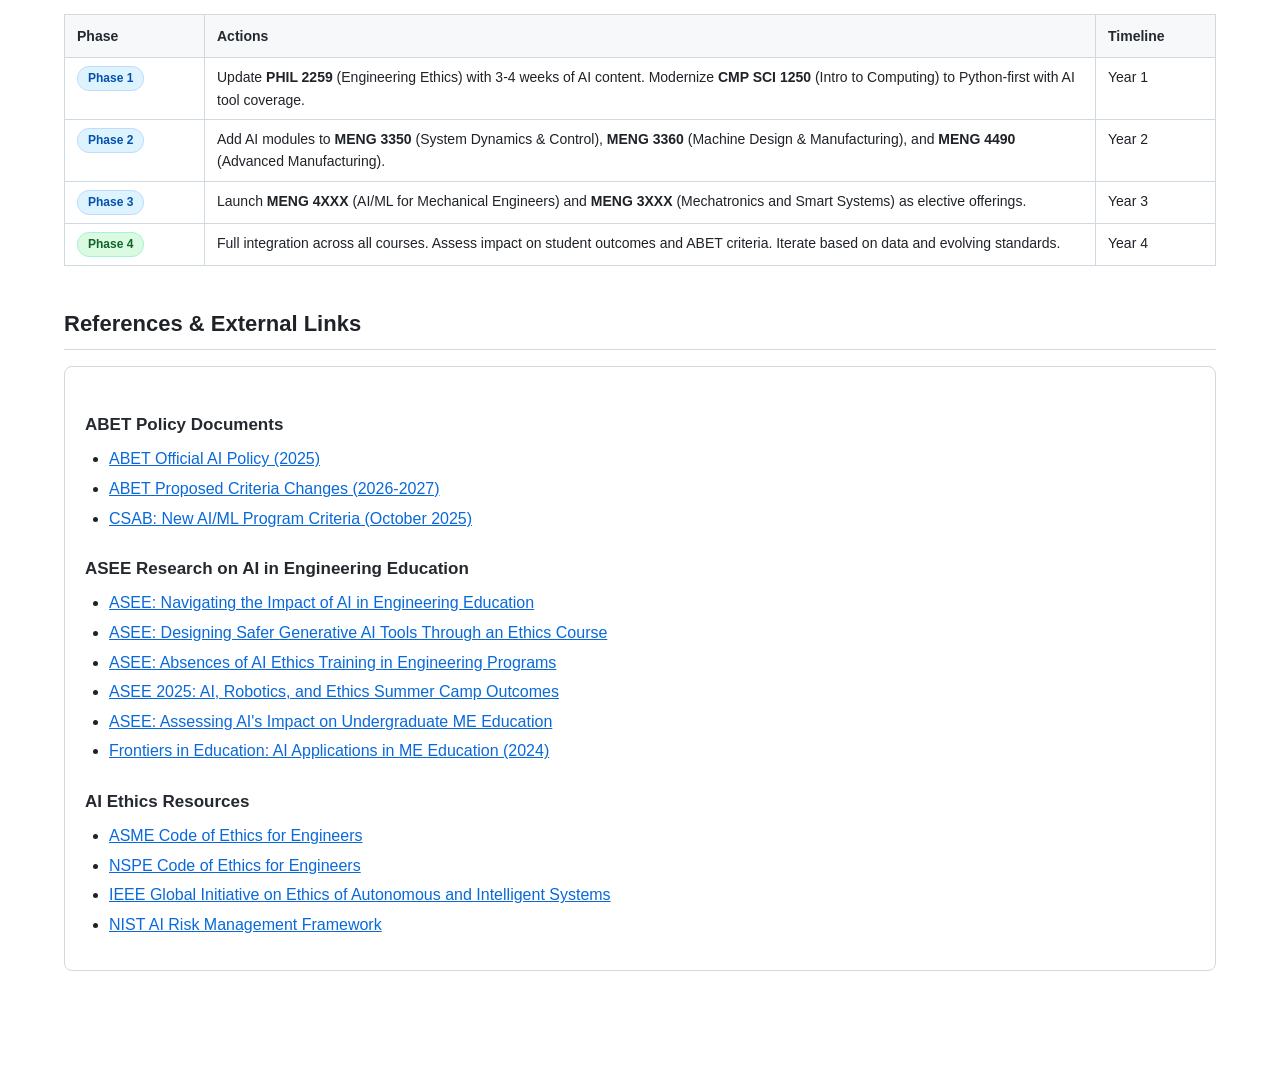
<file: ai-policy.html>
<!DOCTYPE html>
<html lang="en">
<head>
    <meta charset="UTF-8">
    <meta name="viewport" content="width=device-width, initial-scale=1.0">
    <title>AI Policy &amp; Ethics — UMSL ME Program</title>
    <link rel="stylesheet" href="nav.css">
</head>
<body>
    <script src="nav.js"></script>
    <script>createNav('ai');</script>

    <div class="page-container">
        <h1 class="page-title">AI in Mechanical Engineering Education</h1>

        <!-- Table of Contents -->
        <div class="page-toc">
            <h3>On This Page</h3>
            <ul>
                <li><a href="#abet-ai">ABET's AI Policy</a></li>
                <li><a href="#umsl-opportunity">Why This Matters for UMSL</a></li>
                <li><a href="#course-updates">Courses Requiring AI-Era Updates</a></li>
                <li><a href="#new-courses">Proposed New Courses</a></li>
                <li><a href="#ethics-deep-dive">Ethics in the AI Era — Deep Dive</a></li>
                <li><a href="#asee-research">ASEE Research on AI in ME Education</a></li>
                <li><a href="#roadmap">Implementation Roadmap</a></li>
                <li><a href="#references">References &amp; External Links</a></li>
            </ul>
        </div>

        <!-- Section 1: ABET's AI Policy -->
        <h2 class="section-title section-anchor" id="abet-ai">ABET's AI Policy</h2>
        <p>In 2025, ABET released its official position on the use of artificial intelligence in accredited engineering programs. The policy reflects a balanced approach that acknowledges AI's growing role while preserving the centrality of human expertise.</p>
        <ul>
            <li>ABET will <strong>not</strong> prescribe how programs use AI in teaching or operations</li>
            <li>Programs <strong>may</strong> use AI tools for accreditation preparation and documentation</li>
            <li>All AI-generated materials must be <strong>verified by qualified personnel</strong> before submission</li>
            <li>Accreditation commissions may add AI-related curricular topics on a discipline-by-discipline basis</li>
            <li>The Engineering Accreditation Commission (EAC) has proposed Criterion 5 curriculum changes for the 2026-2027 cycle</li>
            <li>New AI/ML program criteria were approved for computing programs in October 2025</li>
        </ul>

        <div class="card card-highlight">
            <strong>ABET's Key Principle:</strong>
            <p style="margin-top:8px; margin-bottom:0; font-style:italic; font-size:16px;">
                "AI should support and enhance human judgment, not replace it."
            </p>
        </div>

        <!-- Section 2: Why This Matters for UMSL -->
        <h2 class="section-title section-anchor" id="umsl-opportunity">Why This Matters for UMSL</h2>
        <p>UMSL's Mechanical Engineering program, launched in 2025, has a unique opportunity that established programs do not: the ability to design for the AI era from day one rather than retrofitting legacy curricula.</p>
        <ul>
            <li><strong>Brand-new program (2025)</strong> — no legacy constraints on curriculum design</li>
            <li><strong>First-mover advantage</strong> — integrate AI content before ABET mandates it, positioning the program ahead of regulatory timelines</li>
            <li><strong>Innovation leadership</strong> — positions UMSL as one of the most forward-thinking engineering schools in Missouri</li>
            <li><strong>Student recruitment</strong> — attracts students interested in modern engineering practice who want AI-ready skills from graduation</li>
        </ul>

        <!-- Section 3: Courses Requiring AI-Era Updates -->
        <h2 class="section-title section-anchor" id="course-updates">Courses Requiring AI-Era Updates</h2>
        <p>The following existing courses would benefit from targeted updates to incorporate AI-relevant content. Each entry outlines specific additions that align with current industry practice and ABET's evolving expectations.</p>

        <details>
            <summary>PHIL 2259 — Engineering Ethics</summary>
            <div class="detail-content">
                <h4>Proposed AI Additions (3-4 weeks of content)</h4>
                <ul>
                    <li>AI liability and accountability frameworks</li>
                    <li>Algorithmic bias in engineering design and decision-making</li>
                    <li>Ethics of autonomous systems (vehicles, manufacturing, drones)</li>
                    <li>Responsible AI use in professional engineering practice</li>
                    <li>Data privacy considerations in IoT and smart systems</li>
                    <li>Environmental justice implications of AI (energy, resources)</li>
                    <li>Intellectual property and attribution for AI-generated work</li>
                </ul>
                <p><strong>Note:</strong> Consider renaming the course to reflect the expanded scope (e.g., "Engineering Ethics in the AI Era").</p>
            </div>
        </details>

        <details>
            <summary>CMP SCI 1250 — Intro to Computing</summary>
            <div class="detail-content">
                <h4>Proposed Modernization</h4>
                <ul>
                    <li>Modernize to a Python-first curriculum</li>
                    <li>Add data science fundamentals relevant to engineering</li>
                    <li>Introduce basic machine learning concepts</li>
                    <li>Cover AI tools for engineers (LLMs, GitHub Copilot, etc.)</li>
                    <li>Emphasize computational thinking for mechanical engineering applications</li>
                </ul>
            </div>
        </details>

        <details>
            <summary>MENG 3350 — System Dynamics &amp; Control</summary>
            <div class="detail-content">
                <h4>Proposed AI Additions</h4>
                <ul>
                    <li>Data-driven modeling techniques</li>
                    <li>Digital twins for system simulation and monitoring</li>
                    <li>ML-based controller design</li>
                    <li>Introduction to reinforcement learning concepts for control</li>
                </ul>
            </div>
        </details>

        <details>
            <summary>MENG 3360 — Machine Design &amp; Manufacturing</summary>
            <div class="detail-content">
                <h4>Proposed AI Additions</h4>
                <ul>
                    <li>Generative and topology-optimized design workflows</li>
                    <li>AI-assisted CAD tools and parametric design</li>
                    <li>Design for additive manufacturing (DfAM)</li>
                    <li>AI applications in quality control and inspection</li>
                </ul>
            </div>
        </details>

        <details>
            <summary>MENG 4490 — Advanced Manufacturing</summary>
            <div class="detail-content">
                <h4>Proposed AI Additions</h4>
                <ul>
                    <li>Industry 4.0 and smart manufacturing concepts</li>
                    <li>AI-driven process optimization</li>
                    <li>Collaborative robots (cobots) in manufacturing</li>
                    <li>Computer vision for automated inspection</li>
                    <li>AI in supply chain management and logistics</li>
                </ul>
            </div>
        </details>

        <details>
            <summary>MENG 4450 — Computational Fluid Dynamics (CFD)</summary>
            <div class="detail-content">
                <h4>Proposed AI Additions</h4>
                <ul>
                    <li>Physics-informed neural networks (PINNs) for fluid simulation</li>
                    <li>ML surrogate models to accelerate CFD workflows</li>
                    <li>Data-driven turbulence modeling</li>
                    <li>Cloud computing and GPU acceleration for CFD</li>
                </ul>
            </div>
        </details>

        <details>
            <summary>ENGR 1414 — Elementary Engineering Design</summary>
            <div class="detail-content">
                <h4>Proposed AI Additions</h4>
                <ul>
                    <li>AI literacy for engineers — what AI can and cannot do</li>
                    <li>Prompt engineering for design ideation and problem-solving</li>
                    <li>Critical evaluation of AI-generated outputs</li>
                </ul>
            </div>
        </details>

        <details>
            <summary>MENG 4980/4990 — Senior Design I &amp; II</summary>
            <div class="detail-content">
                <h4>Proposed AI Additions</h4>
                <ul>
                    <li>Establish a clear AI tool usage policy for capstone projects</li>
                    <li>Require documentation of all AI tool use (what, when, how, why)</li>
                    <li>Include ethical review of AI implications in design reports</li>
                </ul>
            </div>
        </details>

        <!-- Section 4: Proposed New Courses -->
        <h2 class="section-title section-anchor" id="new-courses">Proposed New Courses</h2>

        <div class="card-grid">
            <div class="card card-highlight">
                <h3 style="margin-top:0;">MENG 4XXX — AI/ML for Mechanical Engineers</h3>
                <p><span class="badge badge-info">3 Credits</span> &nbsp; <span class="badge badge-pass">Elective</span></p>
                <h4>Topics</h4>
                <ul>
                    <li>Supervised and unsupervised learning with engineering datasets</li>
                    <li>Neural networks for mechanical engineering problems</li>
                    <li>Physics-informed machine learning</li>
                    <li>Computer vision for inspection and quality control</li>
                    <li>Predictive maintenance and condition monitoring</li>
                </ul>
                <h4>Prerequisites</h4>
                <p>CMP SCI 1250, MATH 1320, Junior standing</p>
            </div>

            <div class="card card-highlight">
                <h3 style="margin-top:0;">MENG 3XXX — Mechatronics and Smart Systems</h3>
                <p><span class="badge badge-info">3 Credits</span> &nbsp; <span class="badge badge-pass">Elective</span></p>
                <h4>Topics</h4>
                <ul>
                    <li>Sensors, actuators, and microcontrollers</li>
                    <li>IoT for mechanical systems</li>
                    <li>Basic computer vision</li>
                    <li>Embedded AI and TinyML</li>
                </ul>
                <h4>Prerequisites</h4>
                <p>EENG 2310, ENGR 2320</p>
            </div>
        </div>

        <!-- Section 5: Ethics Deep Dive -->
        <h2 class="section-title section-anchor" id="ethics-deep-dive">Ethics in the AI Era — Deep Dive</h2>
        <p>Modern mechanical engineering ethics must address challenges that did not exist a decade ago. The following topics represent essential areas for coverage in an updated engineering ethics curriculum.</p>

        <div class="card" style="margin-top:16px;">
            <h3 style="margin-top:0;">1. AI Decision-Making Liability</h3>
            <p>When an AI-designed component fails — a bracket optimized by generative design, a control system tuned by ML — the question of liability becomes complex. Traditional engineering liability assumes a human designer made decisions; AI disrupts this chain of responsibility. Students must learn to navigate shared liability between engineers, software developers, and organizations.</p>
            <h4>Discussion Question</h4>
            <p><em>A bridge support bracket was designed using AI-driven topology optimization and later fails under load. The engineer approved the design, the software company provided the tool, and the client specified the constraints. Who bears responsibility, and how should liability be allocated?</em></p>
        </div>

        <div class="card">
            <h3 style="margin-top:0;">2. Algorithmic Bias</h3>
            <p>AI systems trained on historical data can perpetuate and amplify existing biases. In engineering, this manifests in designs optimized for majority populations — such as crash test simulations calibrated primarily to male body dimensions, or HVAC systems designed around narrow occupant profiles. Engineers must learn to audit AI outputs for representational fairness.</p>
            <h4>Discussion Question</h4>
            <p><em>Your company's AI design tool consistently produces vehicle safety features optimized for a specific demographic. How would you identify this bias, and what steps should an engineer take to ensure equitable design outcomes?</em></p>
        </div>

        <div class="card">
            <h3 style="margin-top:0;">3. Autonomous Systems</h3>
            <p>Self-driving vehicles, autonomous manufacturing robots, and delivery drones all involve mechanical systems making real-time decisions without human intervention. Engineers must grapple with how to design fail-safes, define acceptable risk thresholds, and establish human override mechanisms.</p>
            <h4>Discussion Question</h4>
            <p><em>You are designing the mechanical fail-safe system for an autonomous warehouse robot. Under what conditions should the system override AI control, and how do you balance safety with operational efficiency?</em></p>
        </div>

        <div class="card">
            <h3 style="margin-top:0;">4. Data Privacy</h3>
            <p>IoT-enabled mechanical systems — smart HVAC, connected vehicles, wearable devices — continuously collect data about users and environments. Engineers designing these systems must consider what data is collected, how it is stored, who has access, and what happens when systems are compromised.</p>
            <h4>Discussion Question</h4>
            <p><em>A smart building HVAC system you designed collects occupancy patterns, temperature preferences, and movement data. A third party requests access to this data for "energy research." What ethical obligations do you have, and what safeguards should be in place?</em></p>
        </div>

        <div class="card">
            <h3 style="margin-top:0;">5. Environmental Impact</h3>
            <p>Training large AI models consumes substantial energy and water resources. Engineers must weigh the computational cost of AI-assisted design against the sustainability benefits the resulting designs may provide. This includes considering the full lifecycle environmental impact of AI-integrated products.</p>
            <h4>Discussion Question</h4>
            <p><em>Your team wants to use a large AI model to optimize a product for energy efficiency, but the training process itself has a significant carbon footprint. How do you evaluate whether the environmental cost of the AI is justified by the gains in the final product?</em></p>
        </div>

        <div class="card">
            <h3 style="margin-top:0;">6. Professional Responsibility</h3>
            <p>Engineers have a professional obligation to verify the correctness and safety of their work. When AI generates designs, simulations, or analyses, the engineer who signs off remains responsible. Blind trust in AI outputs is a violation of professional duty. Students must learn when and how to validate AI-generated engineering work.</p>
            <h4>Discussion Question</h4>
            <p><em>An AI tool generates a structural analysis that passes all automated checks, but you notice an assumption in the model that seems physically unreasonable. Your deadline is tomorrow. What do you do, and what does your professional code of ethics require?</em></p>
        </div>

        <div class="card">
            <h3 style="margin-top:0;">7. Intellectual Property and Attribution</h3>
            <p>AI-generated designs raise unresolved questions about copyright, patent eligibility, and professional attribution. If an AI tool generates a novel mechanism, can it be patented? Who owns the design — the engineer, the company, or the tool provider? Professional engineering standards require clear attribution practices that current AI workflows complicate.</p>
            <h4>Discussion Question</h4>
            <p><em>You use an AI tool to generate a novel heat exchanger geometry that significantly outperforms existing designs. Your company wants to patent it. Who should be listed as the inventor, and what disclosure obligations do you have regarding the AI's role?</em></p>
        </div>

        <!-- Section 6: ASEE Research -->
        <h2 class="section-title section-anchor" id="asee-research">ASEE Research on AI in ME Education</h2>
        <p>Recent papers presented at ASEE (American Society for Engineering Education) conferences highlight consistent themes around AI integration in mechanical engineering curricula:</p>

        <div class="card">
            <ul style="margin-bottom:0;">
                <li><strong>AI ethics coverage is often absent:</strong> Students report that existing curricula rarely address the ethical dimensions of AI use in engineering. Most ethics courses have not been updated to reflect AI-related dilemmas.</li>
                <li style="margin-top:10px;"><strong>Hands-on applications drive engagement:</strong> Courses that incorporate lab exercises and practical AI applications (e.g., ML for sensor data, computer vision for inspection) report significantly higher student interest and retention compared to lecture-only approaches.</li>
                <li style="margin-top:10px;"><strong>Faculty training is essential:</strong> Many faculty members lack experience with AI tools and require professional development before they can effectively integrate AI content into their courses. Institutions that invest in faculty training see better outcomes.</li>
                <li style="margin-top:10px;"><strong>Assessment requires rethinking:</strong> AI-generated student work creates challenges for traditional assessment methods. Programs are exploring new approaches including process documentation, oral examinations, and AI-use reflections.</li>
            </ul>
        </div>

        <!-- Section 7: Implementation Roadmap -->
        <h2 class="section-title section-anchor" id="roadmap">Implementation Roadmap</h2>
        <p>A phased approach ensures manageable adoption without overwhelming faculty or students. Each phase builds on the previous one.</p>

        <table>
            <thead>
                <tr>
                    <th style="width:140px;">Phase</th>
                    <th>Actions</th>
                    <th style="width:120px;">Timeline</th>
                </tr>
            </thead>
            <tbody>
                <tr>
                    <td><span class="badge badge-info">Phase 1</span></td>
                    <td>Update <strong>PHIL 2259</strong> (Engineering Ethics) with 3-4 weeks of AI content. Modernize <strong>CMP SCI 1250</strong> (Intro to Computing) to Python-first with AI tool coverage.</td>
                    <td>Year 1</td>
                </tr>
                <tr>
                    <td><span class="badge badge-info">Phase 2</span></td>
                    <td>Add AI modules to <strong>MENG 3350</strong> (System Dynamics &amp; Control), <strong>MENG 3360</strong> (Machine Design &amp; Manufacturing), and <strong>MENG 4490</strong> (Advanced Manufacturing).</td>
                    <td>Year 2</td>
                </tr>
                <tr>
                    <td><span class="badge badge-info">Phase 3</span></td>
                    <td>Launch <strong>MENG 4XXX</strong> (AI/ML for Mechanical Engineers) and <strong>MENG 3XXX</strong> (Mechatronics and Smart Systems) as elective offerings.</td>
                    <td>Year 3</td>
                </tr>
                <tr>
                    <td><span class="badge badge-pass">Phase 4</span></td>
                    <td>Full integration across all courses. Assess impact on student outcomes and ABET criteria. Iterate based on data and evolving standards.</td>
                    <td>Year 4</td>
                </tr>
            </tbody>
        </table>

        <!-- References and External Links -->
        <h2 class="section-title section-anchor" id="references">References &amp; External Links</h2>
        <div class="card">
            <h3>ABET Policy Documents</h3>
            <ul>
                <li><a href="https://www.abet.org/accreditation/ai-policy/" target="_blank" rel="noopener">ABET Official AI Policy (2025)</a></li>
                <li><a href="https://www.abet.org/accreditation/accreditation-criteria/proposed-changes/" target="_blank" rel="noopener">ABET Proposed Criteria Changes (2026-2027)</a></li>
                <li><a href="https://csab.org/new-artificial-intelligence-machine-learning-ai-ml-program-criteria-approved-for-a-year-of-review-feedback/" target="_blank" rel="noopener">CSAB: New AI/ML Program Criteria (October 2025)</a></li>
            </ul>
            <h3>ASEE Research on AI in Engineering Education</h3>
            <ul>
                <li><a href="https://peer.asee.org/navigating-the-impact-of-ai-in-engineering-education-enhancing-learning-outcomes-and-addressing-ethical-and-assessment-challenges" target="_blank" rel="noopener">ASEE: Navigating the Impact of AI in Engineering Education</a></li>
                <li><a href="https://peer.asee.org/empowering-engineering-graduates-to-contribute-towards-designing-safer-generative-ai-tools-through-an-ethics-course" target="_blank" rel="noopener">ASEE: Designing Safer Generative AI Tools Through an Ethics Course</a></li>
                <li><a href="https://peer.asee.org/left-on-their-own-confronting-absences-of-ai-ethics-training-among-engineering-master-s-students" target="_blank" rel="noopener">ASEE: Absences of AI Ethics Training in Engineering Programs</a></li>
                <li><a href="https://peer.asee.org/integrating-ethics-and-engineering-in-practice-outcomes-from-the-2025-ai-robotics-and-ethics-summer-camp.pdf" target="_blank" rel="noopener">ASEE 2025: AI, Robotics, and Ethics Summer Camp Outcomes</a></li>
                <li><a href="https://peer.asee.org/assessing-the-impact-of-artificial-intelligence-on-undergraduate-mechanical-engineering-education.pdf" target="_blank" rel="noopener">ASEE: Assessing AI's Impact on Undergraduate ME Education</a></li>
                <li><a href="https://www.frontiersin.org/journals/education/articles/10.3389/feduc.2024.1492308/full" target="_blank" rel="noopener">Frontiers in Education: AI Applications in ME Education (2024)</a></li>
            </ul>
            <h3>AI Ethics Resources</h3>
            <ul>
                <li><a href="https://www.asme.org/codes-standards/publications-information/codes-of-ethics" target="_blank" rel="noopener">ASME Code of Ethics for Engineers</a></li>
                <li><a href="https://www.nspe.org/career-growth/ethics/code-ethics" target="_blank" rel="noopener">NSPE Code of Ethics for Engineers</a></li>
                <li><a href="https://ethicsinaction.ieee.org/" target="_blank" rel="noopener">IEEE Global Initiative on Ethics of Autonomous and Intelligent Systems</a></li>
                <li><a href="https://www.nist.gov/itl/ai-risk-management-framework" target="_blank" rel="noopener">NIST AI Risk Management Framework</a></li>
            </ul>
        </div>

    </div>
</body>
</html>
</file>
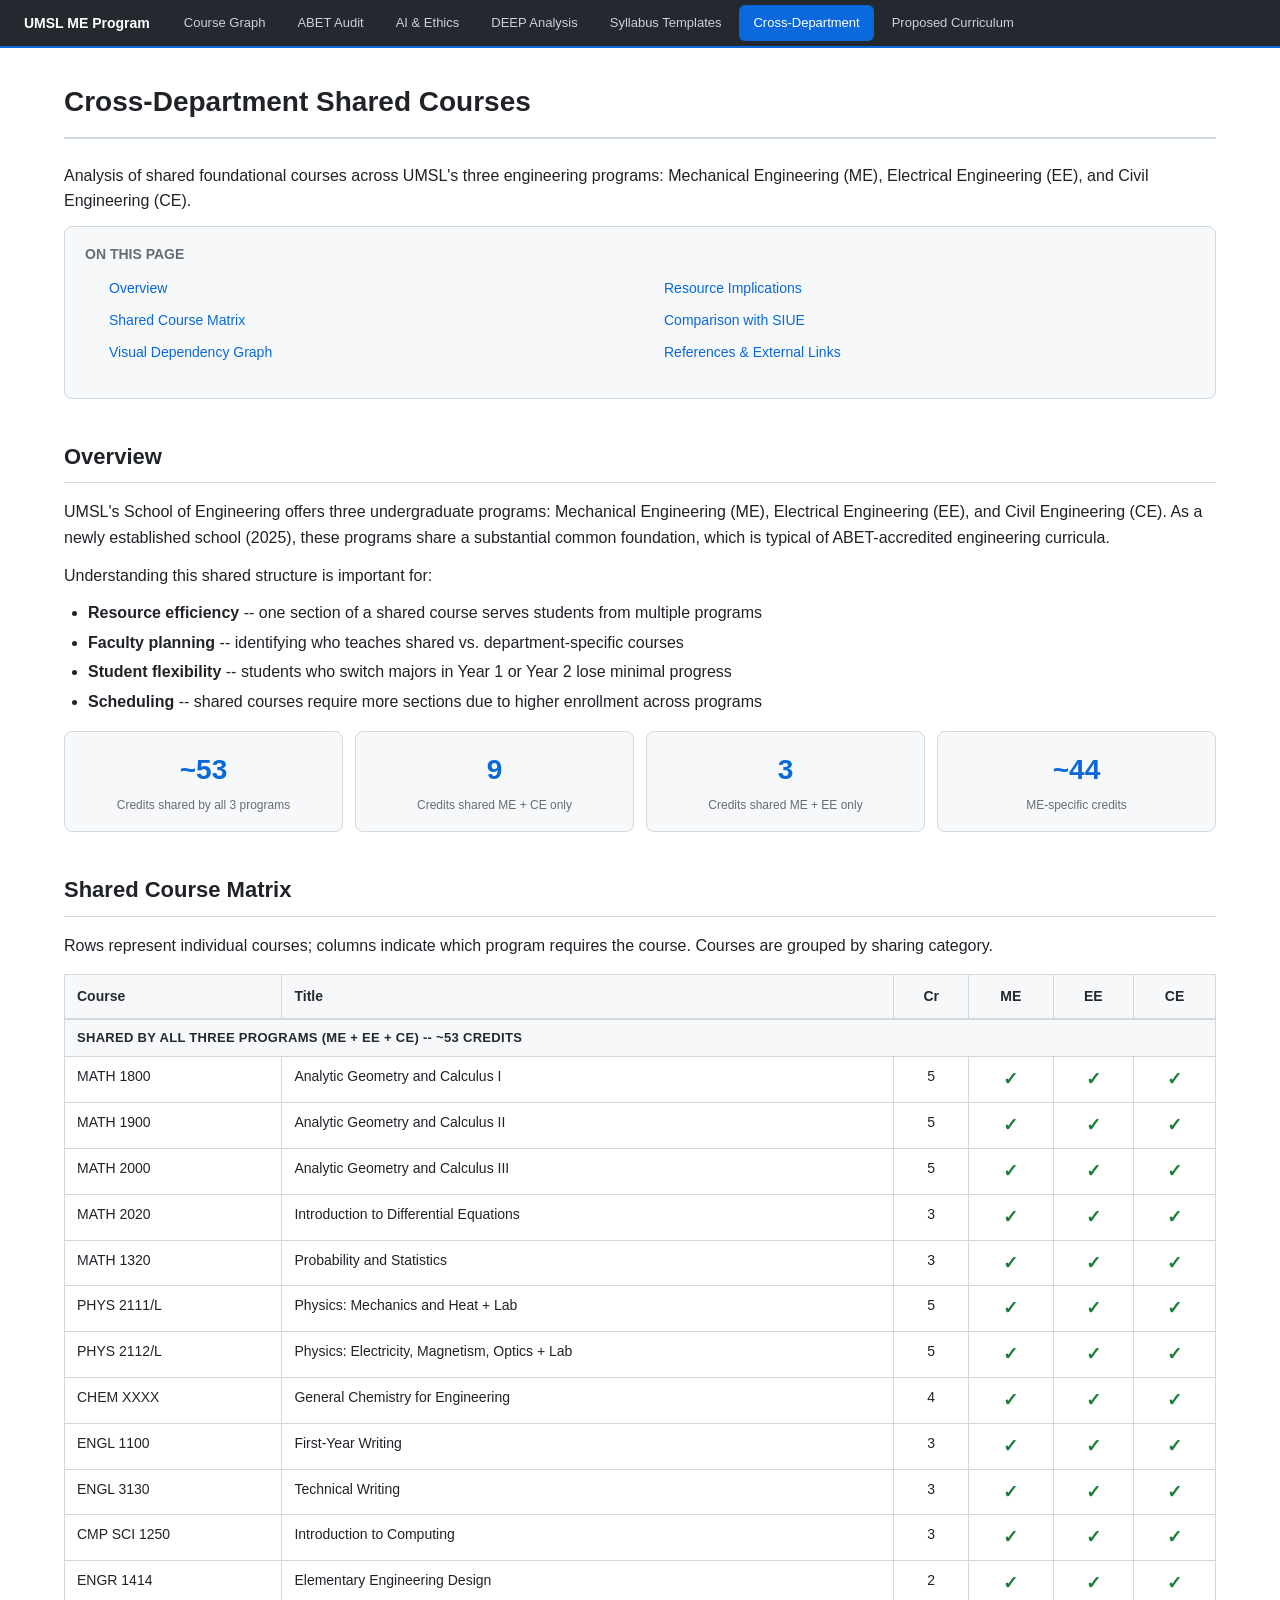
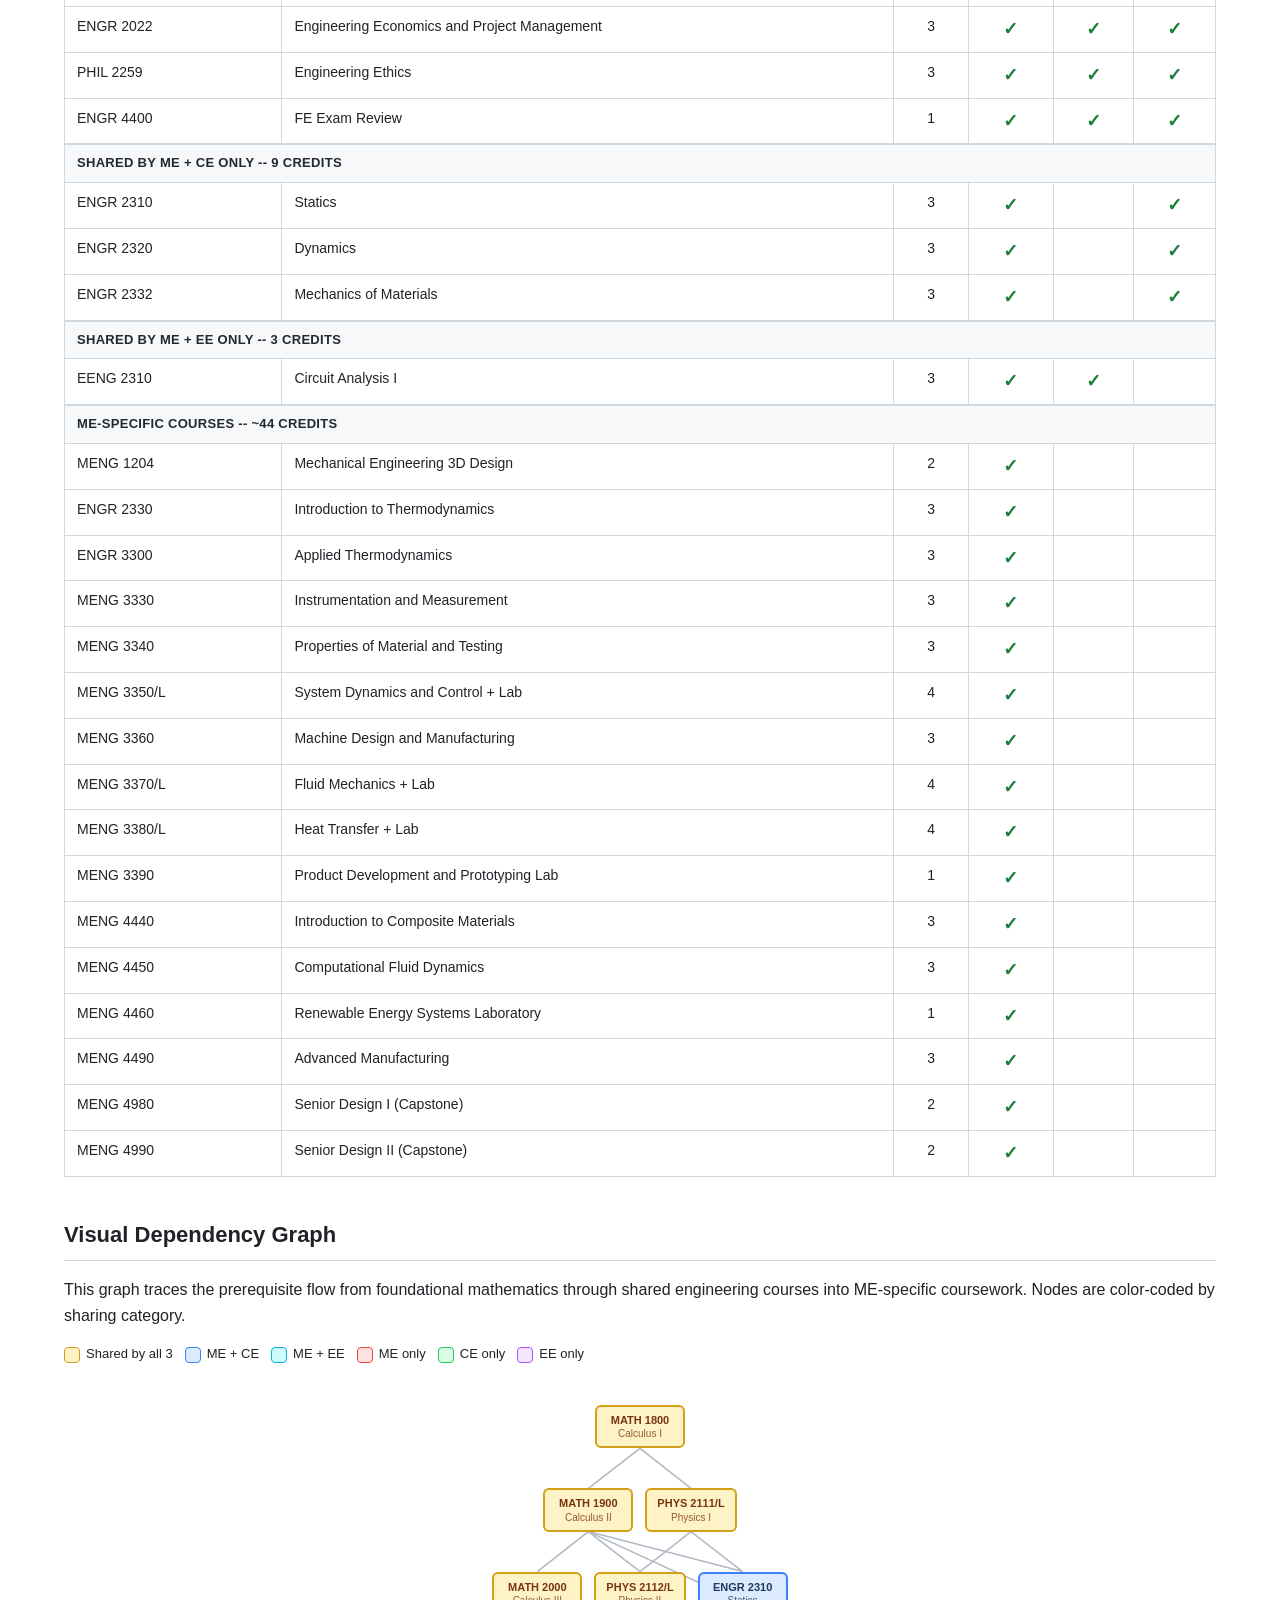
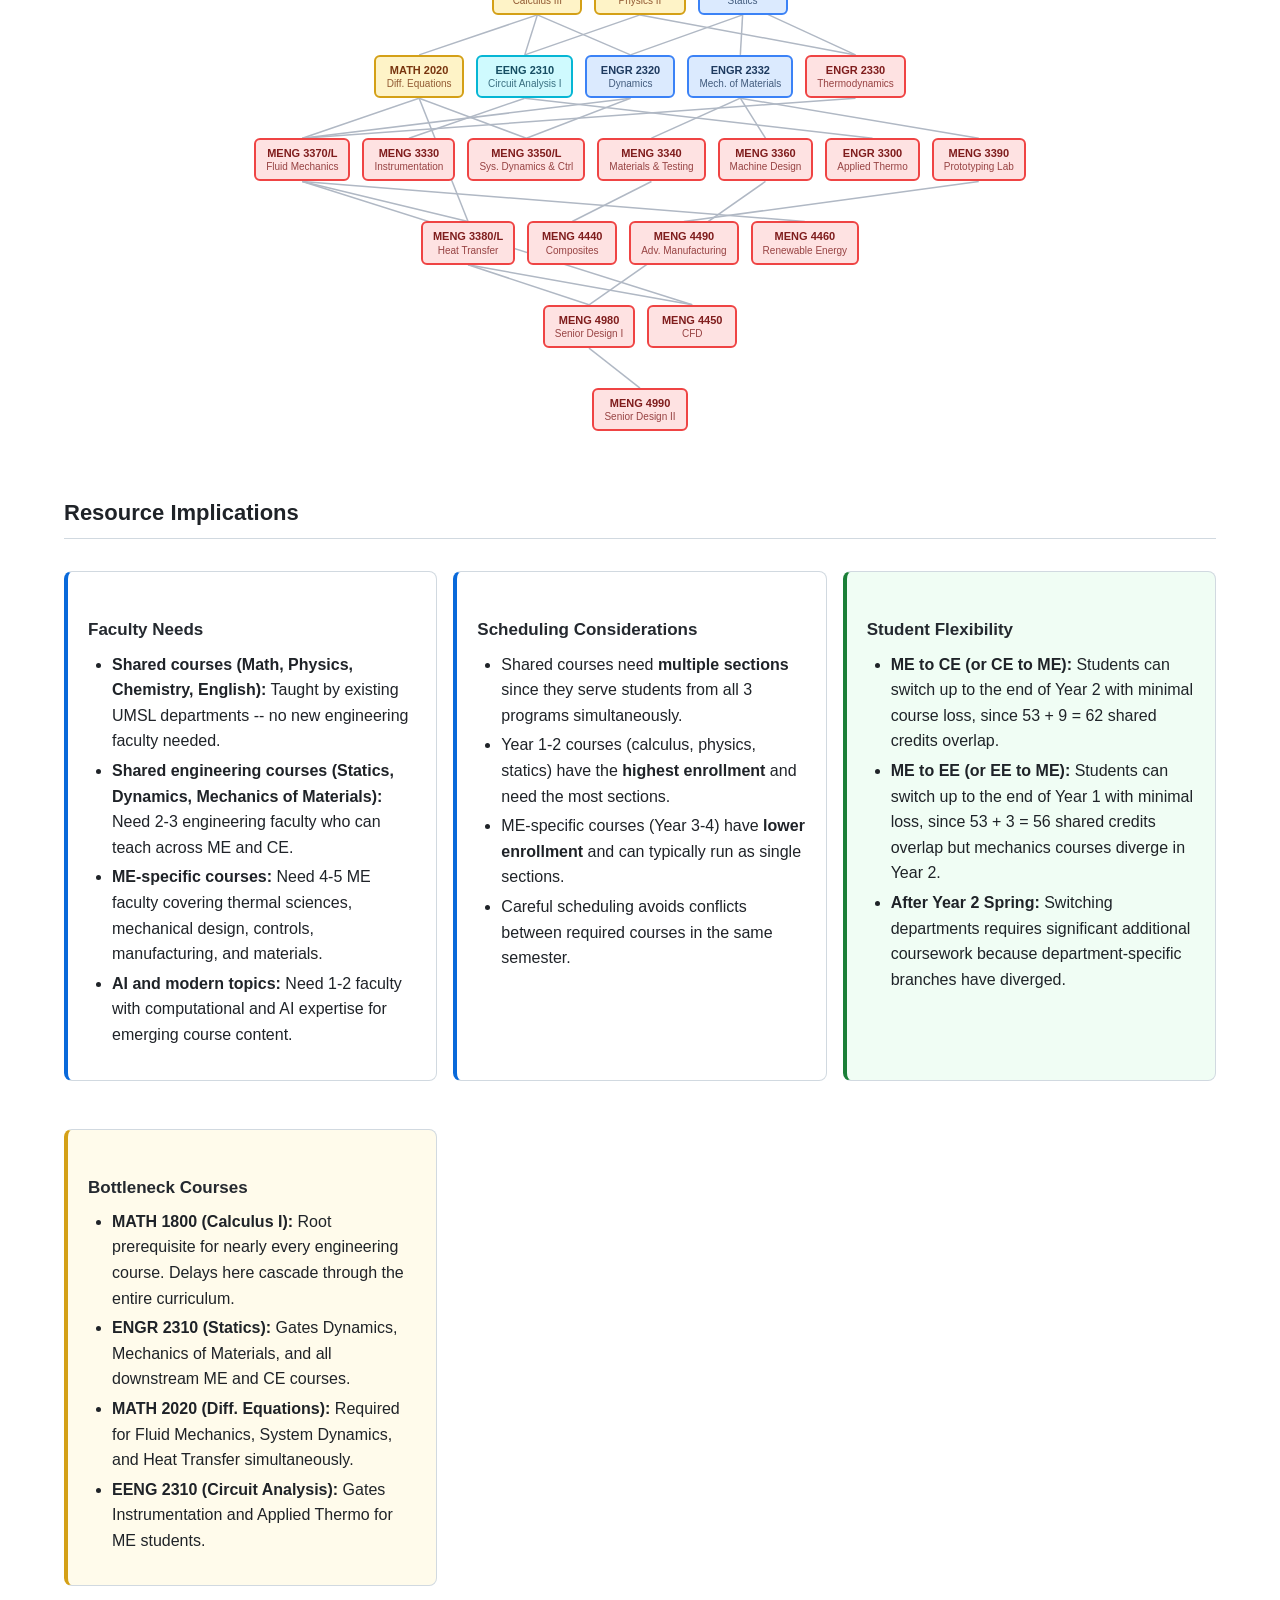
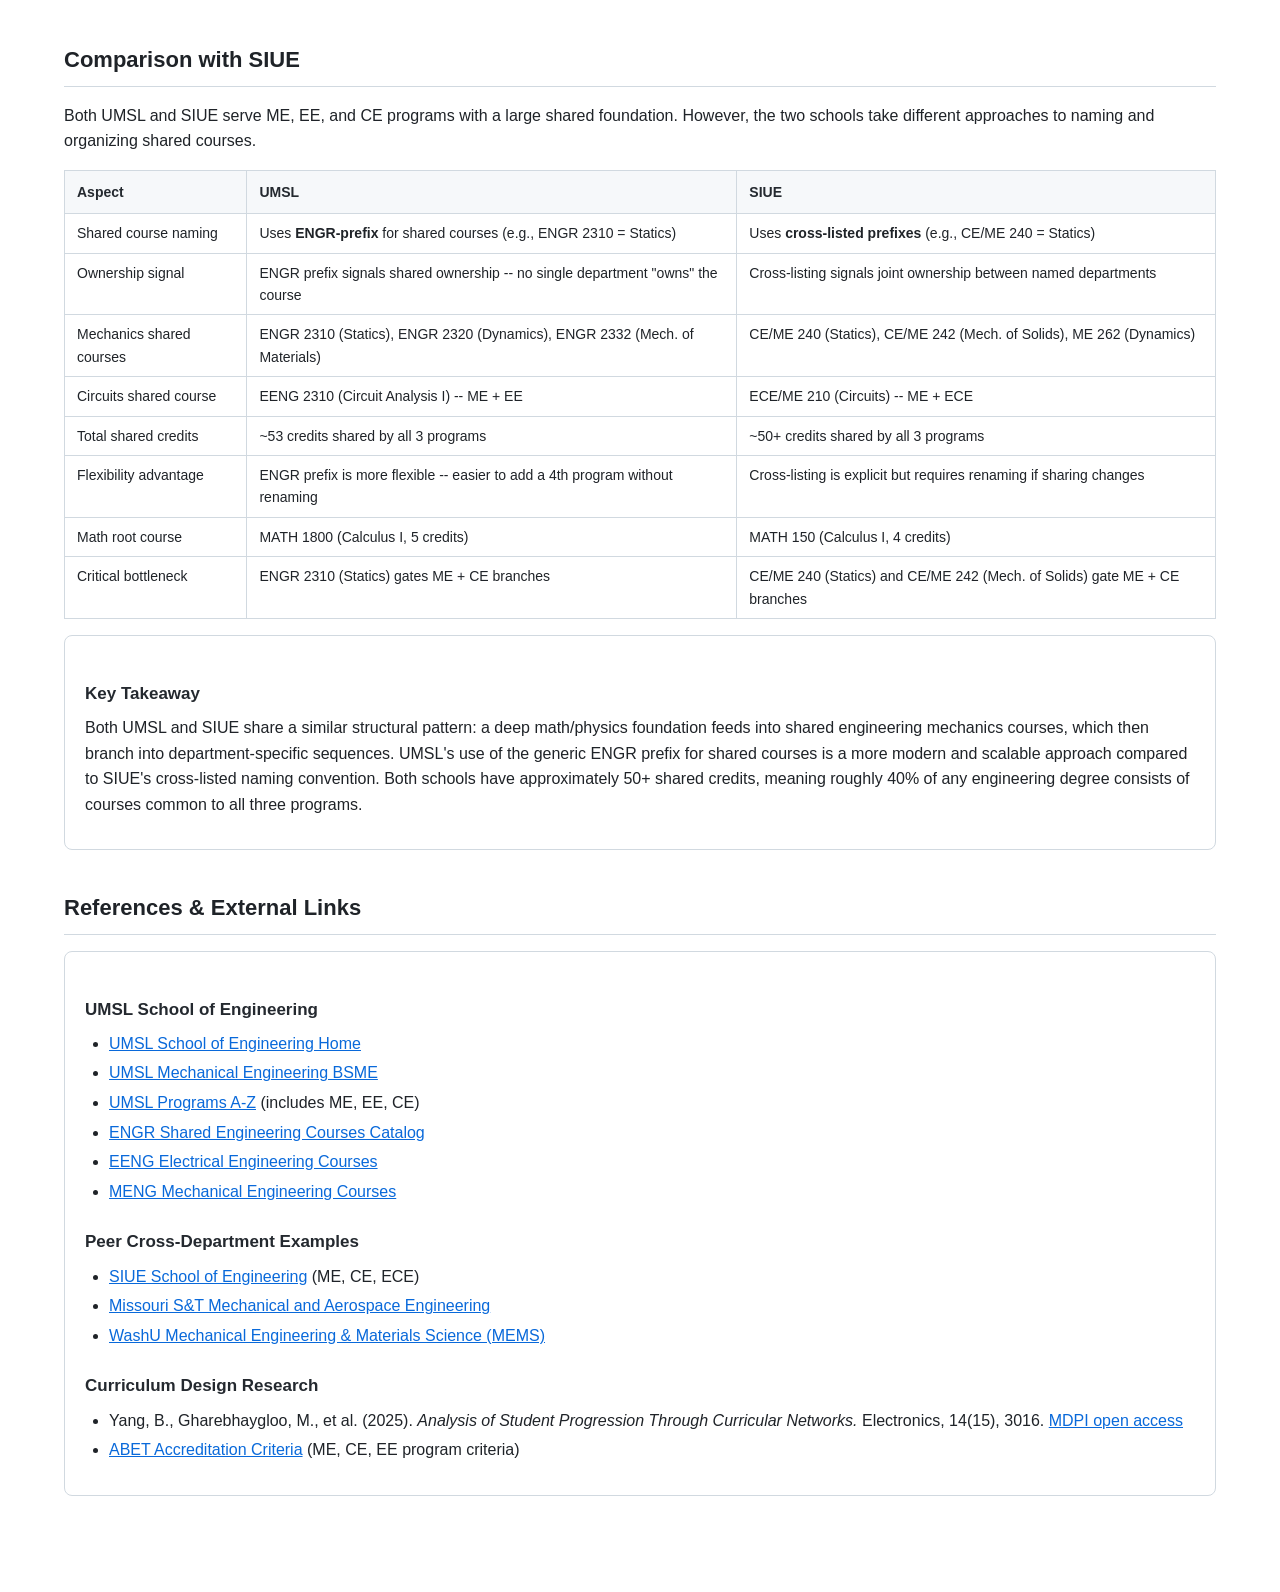
<file: cross-dept.html>
<!DOCTYPE html>
<html lang="en">
<head>
    <meta charset="UTF-8">
    <meta name="viewport" content="width=device-width, initial-scale=1.0">
    <title>Cross-Department Shared Courses - UMSL Engineering</title>
    <link rel="stylesheet" href="nav.css">
    <style>
        /* Color legend for graph nodes */
        .legend {
            display: flex;
            flex-wrap: wrap;
            gap: 12px;
            margin: 16px 0;
        }
        .legend-item {
            display: flex;
            align-items: center;
            gap: 6px;
            font-size: 13px;
        }
        .legend-swatch {
            width: 16px;
            height: 16px;
            border-radius: 4px;
            border: 1px solid rgba(0,0,0,0.15);
        }

        /* Shared course matrix table */
        .matrix-table td.check {
            text-align: center;
            font-size: 18px;
            color: #1a7f37;
            font-weight: 700;
        }
        .matrix-table .group-header td {
            background: #f6f8fa;
            font-weight: 700;
            color: #24292f;
            border-top: 2px solid #d1d9e0;
            font-size: 13px;
            text-transform: uppercase;
            letter-spacing: 0.3px;
        }
        .matrix-table td.credits {
            text-align: center;
            font-variant-numeric: tabular-nums;
        }

        /* Dependency graph */
        .dep-graph {
            overflow-x: auto;
            padding: 24px 0;
        }
        .graph-container {
            position: relative;
            min-width: 900px;
        }
        .graph-level {
            display: flex;
            justify-content: center;
            gap: 12px;
            margin-bottom: 0;
            position: relative;
            flex-wrap: wrap;
        }
        .graph-node {
            padding: 6px 10px;
            border-radius: 6px;
            font-size: 11px;
            font-weight: 600;
            text-align: center;
            border: 2px solid rgba(0,0,0,0.12);
            min-width: 90px;
            position: relative;
            z-index: 2;
            line-height: 1.3;
            white-space: nowrap;
        }
        .graph-node .node-title {
            font-size: 10px;
            font-weight: 400;
            display: block;
            opacity: 0.8;
        }
        /* Node color classes */
        .node-all    { background: #fef3c7; border-color: #d4a017; color: #78350f; }
        .node-me-ce  { background: #dbeafe; border-color: #3b82f6; color: #1e3a5f; }
        .node-me-ee  { background: #cffafe; border-color: #06b6d4; color: #164e63; }
        .node-me     { background: #fee2e2; border-color: #ef4444; color: #7f1d1d; }
        .node-ce     { background: #dcfce7; border-color: #22c55e; color: #14532d; }
        .node-ee     { background: #f3e8ff; border-color: #a855f7; color: #3b0764; }

        /* SVG lines */
        .graph-svg {
            position: absolute;
            top: 0;
            left: 0;
            width: 100%;
            height: 100%;
            pointer-events: none;
            z-index: 1;
        }
        .graph-svg line {
            stroke: #b0b8c4;
            stroke-width: 1.5;
        }

        /* Level spacers */
        .level-spacer {
            height: 40px;
        }

        /* Summary stat boxes */
        .stat-grid {
            display: grid;
            grid-template-columns: repeat(auto-fit, minmax(180px, 1fr));
            gap: 12px;
            margin: 16px 0;
        }
        .stat-box {
            background: #f6f8fa;
            border: 1px solid #d1d9e0;
            border-radius: 8px;
            padding: 16px;
            text-align: center;
        }
        .stat-box .stat-number {
            font-size: 28px;
            font-weight: 700;
            color: #0969da;
        }
        .stat-box .stat-label {
            font-size: 12px;
            color: #656d76;
            margin-top: 4px;
        }

        /* Comparison table highlights */
        .cmp-umsl { background: #ddf4ff; }
        .cmp-siue { background: #fff8c5; }
    </style>
</head>
<body>
<script src="nav.js"></script>
<script>createNav('cross-dept');</script>

<div class="page-container">
    <h1 class="page-title">Cross-Department Shared Courses</h1>
    <p>Analysis of shared foundational courses across UMSL's three engineering programs: Mechanical Engineering (ME), Electrical Engineering (EE), and Civil Engineering (CE).</p>

    <!-- Table of Contents -->
    <div class="page-toc">
        <h3>On This Page</h3>
        <ul>
            <li><a href="#overview">Overview</a></li>
            <li><a href="#matrix">Shared Course Matrix</a></li>
            <li><a href="#graph">Visual Dependency Graph</a></li>
            <li><a href="#resources">Resource Implications</a></li>
            <li><a href="#siue-comparison">Comparison with SIUE</a></li>
            <li><a href="#references">References &amp; External Links</a></li>
        </ul>
    </div>

    <!-- ============================================================ -->
    <!-- Section 1: Overview -->
    <!-- ============================================================ -->
    <h2 class="section-title section-anchor" id="overview">Overview</h2>

    <p>
        UMSL's School of Engineering offers three undergraduate programs: Mechanical Engineering (ME),
        Electrical Engineering (EE), and Civil Engineering (CE). As a newly established school (2025),
        these programs share a substantial common foundation, which is typical of ABET-accredited
        engineering curricula.
    </p>
    <p>Understanding this shared structure is important for:</p>
    <ul>
        <li><strong>Resource efficiency</strong> -- one section of a shared course serves students from multiple programs</li>
        <li><strong>Faculty planning</strong> -- identifying who teaches shared vs. department-specific courses</li>
        <li><strong>Student flexibility</strong> -- students who switch majors in Year 1 or Year 2 lose minimal progress</li>
        <li><strong>Scheduling</strong> -- shared courses require more sections due to higher enrollment across programs</li>
    </ul>

    <div class="stat-grid">
        <div class="stat-box">
            <div class="stat-number">~53</div>
            <div class="stat-label">Credits shared by all 3 programs</div>
        </div>
        <div class="stat-box">
            <div class="stat-number">9</div>
            <div class="stat-label">Credits shared ME + CE only</div>
        </div>
        <div class="stat-box">
            <div class="stat-number">3</div>
            <div class="stat-label">Credits shared ME + EE only</div>
        </div>
        <div class="stat-box">
            <div class="stat-number">~44</div>
            <div class="stat-label">ME-specific credits</div>
        </div>
    </div>

    <!-- ============================================================ -->
    <!-- Section 2: Shared Course Matrix -->
    <!-- ============================================================ -->
    <h2 class="section-title section-anchor" id="matrix">Shared Course Matrix</h2>

    <p>Rows represent individual courses; columns indicate which program requires the course. Courses are grouped by sharing category.</p>

    <table class="matrix-table">
        <thead>
            <tr>
                <th>Course</th>
                <th>Title</th>
                <th style="text-align:center;">Cr</th>
                <th style="text-align:center;">ME</th>
                <th style="text-align:center;">EE</th>
                <th style="text-align:center;">CE</th>
            </tr>
        </thead>
        <tbody>
            <!-- Group: Shared by ALL THREE -->
            <tr class="group-header"><td colspan="6">Shared by All Three Programs (ME + EE + CE) -- ~53 credits</td></tr>
            <tr><td>MATH 1800</td><td>Analytic Geometry and Calculus I</td><td class="credits">5</td><td class="check">&#10003;</td><td class="check">&#10003;</td><td class="check">&#10003;</td></tr>
            <tr><td>MATH 1900</td><td>Analytic Geometry and Calculus II</td><td class="credits">5</td><td class="check">&#10003;</td><td class="check">&#10003;</td><td class="check">&#10003;</td></tr>
            <tr><td>MATH 2000</td><td>Analytic Geometry and Calculus III</td><td class="credits">5</td><td class="check">&#10003;</td><td class="check">&#10003;</td><td class="check">&#10003;</td></tr>
            <tr><td>MATH 2020</td><td>Introduction to Differential Equations</td><td class="credits">3</td><td class="check">&#10003;</td><td class="check">&#10003;</td><td class="check">&#10003;</td></tr>
            <tr><td>MATH 1320</td><td>Probability and Statistics</td><td class="credits">3</td><td class="check">&#10003;</td><td class="check">&#10003;</td><td class="check">&#10003;</td></tr>
            <tr><td>PHYS 2111/L</td><td>Physics: Mechanics and Heat + Lab</td><td class="credits">5</td><td class="check">&#10003;</td><td class="check">&#10003;</td><td class="check">&#10003;</td></tr>
            <tr><td>PHYS 2112/L</td><td>Physics: Electricity, Magnetism, Optics + Lab</td><td class="credits">5</td><td class="check">&#10003;</td><td class="check">&#10003;</td><td class="check">&#10003;</td></tr>
            <tr><td>CHEM XXXX</td><td>General Chemistry for Engineering</td><td class="credits">4</td><td class="check">&#10003;</td><td class="check">&#10003;</td><td class="check">&#10003;</td></tr>
            <tr><td>ENGL 1100</td><td>First-Year Writing</td><td class="credits">3</td><td class="check">&#10003;</td><td class="check">&#10003;</td><td class="check">&#10003;</td></tr>
            <tr><td>ENGL 3130</td><td>Technical Writing</td><td class="credits">3</td><td class="check">&#10003;</td><td class="check">&#10003;</td><td class="check">&#10003;</td></tr>
            <tr><td>CMP SCI 1250</td><td>Introduction to Computing</td><td class="credits">3</td><td class="check">&#10003;</td><td class="check">&#10003;</td><td class="check">&#10003;</td></tr>
            <tr><td>ENGR 1414</td><td>Elementary Engineering Design</td><td class="credits">2</td><td class="check">&#10003;</td><td class="check">&#10003;</td><td class="check">&#10003;</td></tr>
            <tr><td>ENGR 2022</td><td>Engineering Economics and Project Management</td><td class="credits">3</td><td class="check">&#10003;</td><td class="check">&#10003;</td><td class="check">&#10003;</td></tr>
            <tr><td>PHIL 2259</td><td>Engineering Ethics</td><td class="credits">3</td><td class="check">&#10003;</td><td class="check">&#10003;</td><td class="check">&#10003;</td></tr>
            <tr><td>ENGR 4400</td><td>FE Exam Review</td><td class="credits">1</td><td class="check">&#10003;</td><td class="check">&#10003;</td><td class="check">&#10003;</td></tr>

            <!-- Group: ME + CE only -->
            <tr class="group-header"><td colspan="6">Shared by ME + CE Only -- 9 credits</td></tr>
            <tr><td>ENGR 2310</td><td>Statics</td><td class="credits">3</td><td class="check">&#10003;</td><td></td><td class="check">&#10003;</td></tr>
            <tr><td>ENGR 2320</td><td>Dynamics</td><td class="credits">3</td><td class="check">&#10003;</td><td></td><td class="check">&#10003;</td></tr>
            <tr><td>ENGR 2332</td><td>Mechanics of Materials</td><td class="credits">3</td><td class="check">&#10003;</td><td></td><td class="check">&#10003;</td></tr>

            <!-- Group: ME + EE only -->
            <tr class="group-header"><td colspan="6">Shared by ME + EE Only -- 3 credits</td></tr>
            <tr><td>EENG 2310</td><td>Circuit Analysis I</td><td class="credits">3</td><td class="check">&#10003;</td><td class="check">&#10003;</td><td></td></tr>

            <!-- Group: ME-specific -->
            <tr class="group-header"><td colspan="6">ME-Specific Courses -- ~44 credits</td></tr>
            <tr><td>MENG 1204</td><td>Mechanical Engineering 3D Design</td><td class="credits">2</td><td class="check">&#10003;</td><td></td><td></td></tr>
            <tr><td>ENGR 2330</td><td>Introduction to Thermodynamics</td><td class="credits">3</td><td class="check">&#10003;</td><td></td><td></td></tr>
            <tr><td>ENGR 3300</td><td>Applied Thermodynamics</td><td class="credits">3</td><td class="check">&#10003;</td><td></td><td></td></tr>
            <tr><td>MENG 3330</td><td>Instrumentation and Measurement</td><td class="credits">3</td><td class="check">&#10003;</td><td></td><td></td></tr>
            <tr><td>MENG 3340</td><td>Properties of Material and Testing</td><td class="credits">3</td><td class="check">&#10003;</td><td></td><td></td></tr>
            <tr><td>MENG 3350/L</td><td>System Dynamics and Control + Lab</td><td class="credits">4</td><td class="check">&#10003;</td><td></td><td></td></tr>
            <tr><td>MENG 3360</td><td>Machine Design and Manufacturing</td><td class="credits">3</td><td class="check">&#10003;</td><td></td><td></td></tr>
            <tr><td>MENG 3370/L</td><td>Fluid Mechanics + Lab</td><td class="credits">4</td><td class="check">&#10003;</td><td></td><td></td></tr>
            <tr><td>MENG 3380/L</td><td>Heat Transfer + Lab</td><td class="credits">4</td><td class="check">&#10003;</td><td></td><td></td></tr>
            <tr><td>MENG 3390</td><td>Product Development and Prototyping Lab</td><td class="credits">1</td><td class="check">&#10003;</td><td></td><td></td></tr>
            <tr><td>MENG 4440</td><td>Introduction to Composite Materials</td><td class="credits">3</td><td class="check">&#10003;</td><td></td><td></td></tr>
            <tr><td>MENG 4450</td><td>Computational Fluid Dynamics</td><td class="credits">3</td><td class="check">&#10003;</td><td></td><td></td></tr>
            <tr><td>MENG 4460</td><td>Renewable Energy Systems Laboratory</td><td class="credits">1</td><td class="check">&#10003;</td><td></td><td></td></tr>
            <tr><td>MENG 4490</td><td>Advanced Manufacturing</td><td class="credits">3</td><td class="check">&#10003;</td><td></td><td></td></tr>
            <tr><td>MENG 4980</td><td>Senior Design I (Capstone)</td><td class="credits">2</td><td class="check">&#10003;</td><td></td><td></td></tr>
            <tr><td>MENG 4990</td><td>Senior Design II (Capstone)</td><td class="credits">2</td><td class="check">&#10003;</td><td></td><td></td></tr>
        </tbody>
    </table>

    <!-- ============================================================ -->
    <!-- Section 3: Visual Dependency Graph -->
    <!-- ============================================================ -->
    <h2 class="section-title section-anchor" id="graph">Visual Dependency Graph</h2>

    <p>This graph traces the prerequisite flow from foundational mathematics through shared engineering courses into ME-specific coursework. Nodes are color-coded by sharing category.</p>

    <div class="legend">
        <span class="legend-item"><span class="legend-swatch" style="background:#fef3c7;border-color:#d4a017;"></span> Shared by all 3</span>
        <span class="legend-item"><span class="legend-swatch" style="background:#dbeafe;border-color:#3b82f6;"></span> ME + CE</span>
        <span class="legend-item"><span class="legend-swatch" style="background:#cffafe;border-color:#06b6d4;"></span> ME + EE</span>
        <span class="legend-item"><span class="legend-swatch" style="background:#fee2e2;border-color:#ef4444;"></span> ME only</span>
        <span class="legend-item"><span class="legend-swatch" style="background:#dcfce7;border-color:#22c55e;"></span> CE only</span>
        <span class="legend-item"><span class="legend-swatch" style="background:#f3e8ff;border-color:#a855f7;"></span> EE only</span>
    </div>

    <div class="dep-graph" id="dep-graph">
        <div class="graph-container" id="graph-container">
            <!-- Level 0 -->
            <div class="graph-level" data-level="0">
                <div class="graph-node node-all" id="n-math1800">MATH 1800<span class="node-title">Calculus I</span></div>
            </div>
            <div class="level-spacer"></div>

            <!-- Level 1 -->
            <div class="graph-level" data-level="1">
                <div class="graph-node node-all" id="n-math1900">MATH 1900<span class="node-title">Calculus II</span></div>
                <div class="graph-node node-all" id="n-phys2111">PHYS 2111/L<span class="node-title">Physics I</span></div>
            </div>
            <div class="level-spacer"></div>

            <!-- Level 2 -->
            <div class="graph-level" data-level="2">
                <div class="graph-node node-all" id="n-math2000">MATH 2000<span class="node-title">Calculus III</span></div>
                <div class="graph-node node-all" id="n-phys2112">PHYS 2112/L<span class="node-title">Physics II</span></div>
                <div class="graph-node node-me-ce" id="n-engr2310">ENGR 2310<span class="node-title">Statics</span></div>
            </div>
            <div class="level-spacer"></div>

            <!-- Level 3 -->
            <div class="graph-level" data-level="3">
                <div class="graph-node node-all" id="n-math2020">MATH 2020<span class="node-title">Diff. Equations</span></div>
                <div class="graph-node node-me-ee" id="n-eeng2310">EENG 2310<span class="node-title">Circuit Analysis I</span></div>
                <div class="graph-node node-me-ce" id="n-engr2320">ENGR 2320<span class="node-title">Dynamics</span></div>
                <div class="graph-node node-me-ce" id="n-engr2332">ENGR 2332<span class="node-title">Mech. of Materials</span></div>
                <div class="graph-node node-me" id="n-engr2330">ENGR 2330<span class="node-title">Thermodynamics</span></div>
            </div>
            <div class="level-spacer"></div>

            <!-- Level 4 -->
            <div class="graph-level" data-level="4">
                <div class="graph-node node-me" id="n-meng3370">MENG 3370/L<span class="node-title">Fluid Mechanics</span></div>
                <div class="graph-node node-me" id="n-meng3330">MENG 3330<span class="node-title">Instrumentation</span></div>
                <div class="graph-node node-me" id="n-meng3350">MENG 3350/L<span class="node-title">Sys. Dynamics &amp; Ctrl</span></div>
                <div class="graph-node node-me" id="n-meng3340">MENG 3340<span class="node-title">Materials &amp; Testing</span></div>
                <div class="graph-node node-me" id="n-meng3360">MENG 3360<span class="node-title">Machine Design</span></div>
                <div class="graph-node node-me" id="n-engr3300">ENGR 3300<span class="node-title">Applied Thermo</span></div>
                <div class="graph-node node-me" id="n-meng3390">MENG 3390<span class="node-title">Prototyping Lab</span></div>
            </div>
            <div class="level-spacer"></div>

            <!-- Level 5 -->
            <div class="graph-level" data-level="5">
                <div class="graph-node node-me" id="n-meng3380">MENG 3380/L<span class="node-title">Heat Transfer</span></div>
                <div class="graph-node node-me" id="n-meng4440">MENG 4440<span class="node-title">Composites</span></div>
                <div class="graph-node node-me" id="n-meng4490">MENG 4490<span class="node-title">Adv. Manufacturing</span></div>
                <div class="graph-node node-me" id="n-meng4460">MENG 4460<span class="node-title">Renewable Energy</span></div>
            </div>
            <div class="level-spacer"></div>

            <!-- Level 6 -->
            <div class="graph-level" data-level="6">
                <div class="graph-node node-me" id="n-meng4980">MENG 4980<span class="node-title">Senior Design I</span></div>
                <div class="graph-node node-me" id="n-meng4450">MENG 4450<span class="node-title">CFD</span></div>
            </div>
            <div class="level-spacer"></div>

            <!-- Level 7 -->
            <div class="graph-level" data-level="7">
                <div class="graph-node node-me" id="n-meng4990">MENG 4990<span class="node-title">Senior Design II</span></div>
            </div>

            <!-- SVG overlay for edges -->
            <svg class="graph-svg" id="graph-svg"></svg>
        </div>
    </div>

    <!-- ============================================================ -->
    <!-- Section 4: Resource Implications -->
    <!-- ============================================================ -->
    <h2 class="section-title section-anchor" id="resources">Resource Implications</h2>

    <div class="card-grid">
        <div class="card card-highlight">
            <h3>Faculty Needs</h3>
            <ul>
                <li><strong>Shared courses (Math, Physics, Chemistry, English):</strong> Taught by existing UMSL departments -- no new engineering faculty needed.</li>
                <li><strong>Shared engineering courses (Statics, Dynamics, Mechanics of Materials):</strong> Need 2-3 engineering faculty who can teach across ME and CE.</li>
                <li><strong>ME-specific courses:</strong> Need 4-5 ME faculty covering thermal sciences, mechanical design, controls, manufacturing, and materials.</li>
                <li><strong>AI and modern topics:</strong> Need 1-2 faculty with computational and AI expertise for emerging course content.</li>
            </ul>
        </div>

        <div class="card card-highlight">
            <h3>Scheduling Considerations</h3>
            <ul>
                <li>Shared courses need <strong>multiple sections</strong> since they serve students from all 3 programs simultaneously.</li>
                <li>Year 1-2 courses (calculus, physics, statics) have the <strong>highest enrollment</strong> and need the most sections.</li>
                <li>ME-specific courses (Year 3-4) have <strong>lower enrollment</strong> and can typically run as single sections.</li>
                <li>Careful scheduling avoids conflicts between required courses in the same semester.</li>
            </ul>
        </div>

        <div class="card card-success">
            <h3>Student Flexibility</h3>
            <ul>
                <li><strong>ME to CE (or CE to ME):</strong> Students can switch up to the end of Year 2 with minimal course loss, since 53 + 9 = 62 shared credits overlap.</li>
                <li><strong>ME to EE (or EE to ME):</strong> Students can switch up to the end of Year 1 with minimal loss, since 53 + 3 = 56 shared credits overlap but mechanics courses diverge in Year 2.</li>
                <li><strong>After Year 2 Spring:</strong> Switching departments requires significant additional coursework because department-specific branches have diverged.</li>
            </ul>
        </div>

        <div class="card card-warning">
            <h3>Bottleneck Courses</h3>
            <ul>
                <li><strong>MATH 1800 (Calculus I):</strong> Root prerequisite for nearly every engineering course. Delays here cascade through the entire curriculum.</li>
                <li><strong>ENGR 2310 (Statics):</strong> Gates Dynamics, Mechanics of Materials, and all downstream ME and CE courses.</li>
                <li><strong>MATH 2020 (Diff. Equations):</strong> Required for Fluid Mechanics, System Dynamics, and Heat Transfer simultaneously.</li>
                <li><strong>EENG 2310 (Circuit Analysis):</strong> Gates Instrumentation and Applied Thermo for ME students.</li>
            </ul>
        </div>
    </div>

    <!-- ============================================================ -->
    <!-- Section 5: Comparison with SIUE -->
    <!-- ============================================================ -->
    <h2 class="section-title section-anchor" id="siue-comparison">Comparison with SIUE</h2>

    <p>Both UMSL and SIUE serve ME, EE, and CE programs with a large shared foundation. However, the two schools take different approaches to naming and organizing shared courses.</p>

    <table>
        <thead>
            <tr>
                <th>Aspect</th>
                <th>UMSL</th>
                <th>SIUE</th>
            </tr>
        </thead>
        <tbody>
            <tr>
                <td>Shared course naming</td>
                <td>Uses <strong>ENGR-prefix</strong> for shared courses (e.g., ENGR 2310 = Statics)</td>
                <td>Uses <strong>cross-listed prefixes</strong> (e.g., CE/ME 240 = Statics)</td>
            </tr>
            <tr>
                <td>Ownership signal</td>
                <td>ENGR prefix signals shared ownership -- no single department "owns" the course</td>
                <td>Cross-listing signals joint ownership between named departments</td>
            </tr>
            <tr>
                <td>Mechanics shared courses</td>
                <td>ENGR 2310 (Statics), ENGR 2320 (Dynamics), ENGR 2332 (Mech. of Materials)</td>
                <td>CE/ME 240 (Statics), CE/ME 242 (Mech. of Solids), ME 262 (Dynamics)</td>
            </tr>
            <tr>
                <td>Circuits shared course</td>
                <td>EENG 2310 (Circuit Analysis I) -- ME + EE</td>
                <td>ECE/ME 210 (Circuits) -- ME + ECE</td>
            </tr>
            <tr>
                <td>Total shared credits</td>
                <td>~53 credits shared by all 3 programs</td>
                <td>~50+ credits shared by all 3 programs</td>
            </tr>
            <tr>
                <td>Flexibility advantage</td>
                <td>ENGR prefix is more flexible -- easier to add a 4th program without renaming</td>
                <td>Cross-listing is explicit but requires renaming if sharing changes</td>
            </tr>
            <tr>
                <td>Math root course</td>
                <td>MATH 1800 (Calculus I, 5 credits)</td>
                <td>MATH 150 (Calculus I, 4 credits)</td>
            </tr>
            <tr>
                <td>Critical bottleneck</td>
                <td>ENGR 2310 (Statics) gates ME + CE branches</td>
                <td>CE/ME 240 (Statics) and CE/ME 242 (Mech. of Solids) gate ME + CE branches</td>
            </tr>
        </tbody>
    </table>

    <div class="card" style="margin-top: 16px;">
        <h3>Key Takeaway</h3>
        <p>
            Both UMSL and SIUE share a similar structural pattern: a deep math/physics foundation feeds into
            shared engineering mechanics courses, which then branch into department-specific sequences. UMSL's
            use of the generic ENGR prefix for shared courses is a more modern and scalable approach compared
            to SIUE's cross-listed naming convention. Both schools have approximately 50+ shared credits,
            meaning roughly 40% of any engineering degree consists of courses common to all three programs.
        </p>
    </div>

    <!-- References and External Links -->
    <h2 class="section-title section-anchor" id="references">References &amp; External Links</h2>
    <div class="card">
        <h3>UMSL School of Engineering</h3>
        <ul>
            <li><a href="https://www.umsl.edu/engineering/" target="_blank" rel="noopener">UMSL School of Engineering Home</a></li>
            <li><a href="https://bulletin.umsl.edu/programs/mechanical-engineering-bsme/" target="_blank" rel="noopener">UMSL Mechanical Engineering BSME</a></li>
            <li><a href="https://bulletin.umsl.edu/programs/" target="_blank" rel="noopener">UMSL Programs A-Z</a> (includes ME, EE, CE)</li>
            <li><a href="https://bulletin.umsl.edu/coursesofinstruction/engr/" target="_blank" rel="noopener">ENGR Shared Engineering Courses Catalog</a></li>
            <li><a href="https://bulletin.umsl.edu/coursesofinstruction/eeng/" target="_blank" rel="noopener">EENG Electrical Engineering Courses</a></li>
            <li><a href="https://bulletin.umsl.edu/coursesofinstruction/meng/" target="_blank" rel="noopener">MENG Mechanical Engineering Courses</a></li>
        </ul>
        <h3>Peer Cross-Department Examples</h3>
        <ul>
            <li><a href="https://www.siue.edu/engineering/" target="_blank" rel="noopener">SIUE School of Engineering</a> (ME, CE, ECE)</li>
            <li><a href="https://mae.mst.edu/" target="_blank" rel="noopener">Missouri S&amp;T Mechanical and Aerospace Engineering</a></li>
            <li><a href="https://mems.washu.edu/" target="_blank" rel="noopener">WashU Mechanical Engineering &amp; Materials Science (MEMS)</a></li>
        </ul>
        <h3>Curriculum Design Research</h3>
        <ul>
            <li>Yang, B., Gharebhaygloo, M., et al. (2025). <em>Analysis of Student Progression Through Curricular Networks.</em> Electronics, 14(15), 3016.
                <a href="https://www.mdpi.com/2079-9292/14/15/3016" target="_blank" rel="noopener">MDPI open access</a></li>
            <li><a href="https://www.abet.org/accreditation/accreditation-criteria/" target="_blank" rel="noopener">ABET Accreditation Criteria</a> (ME, CE, EE program criteria)</li>
        </ul>
    </div>

</div><!-- /.page-container -->

<script>
// Draw prerequisite edges on the dependency graph
(function() {
    const edges = [
        // Level 0 -> 1
        ['n-math1800', 'n-math1900'],
        ['n-math1800', 'n-phys2111'],
        // Level 1 -> 2
        ['n-math1900', 'n-math2000'],
        ['n-math1900', 'n-phys2112'],
        ['n-phys2111', 'n-phys2112'],
        ['n-math1900', 'n-engr2310'],
        ['n-phys2111', 'n-engr2310'],
        // Level 2 -> 3
        ['n-math2000', 'n-math2020'],
        ['n-math2000', 'n-eeng2310'],
        ['n-phys2112', 'n-eeng2310'],
        ['n-engr2310', 'n-engr2320'],
        ['n-math2000', 'n-engr2320'],
        ['n-engr2310', 'n-engr2332'],
        ['n-math1900', 'n-engr2330'],
        ['n-phys2112', 'n-engr2330'],
        // Level 3 -> 4
        ['n-math2020', 'n-meng3370'],
        ['n-engr2320', 'n-meng3370'],
        ['n-engr2330', 'n-meng3370'],
        ['n-eeng2310', 'n-meng3330'],
        ['n-math2020', 'n-meng3350'],
        ['n-engr2320', 'n-meng3350'],
        ['n-engr2332', 'n-meng3340'],
        ['n-engr2332', 'n-meng3360'],
        ['n-eeng2310', 'n-engr3300'],
        ['n-engr2332', 'n-meng3390'],
        // Level 4 -> 5
        ['n-meng3370', 'n-meng3380'],
        ['n-math2020', 'n-meng3380'],
        ['n-meng3340', 'n-meng4440'],
        ['n-meng3390', 'n-meng4490'],
        ['n-meng3370', 'n-meng4460'],
        // Level 5 -> 6
        ['n-meng3360', 'n-meng4980'],
        ['n-meng3380', 'n-meng4980'],
        ['n-meng3370', 'n-meng4450'],
        ['n-meng3380', 'n-meng4450'],
        // Level 6 -> 7
        ['n-meng4980', 'n-meng4990'],
    ];

    function drawEdges() {
        const svg = document.getElementById('graph-svg');
        const container = document.getElementById('graph-container');
        if (!svg || !container) return;

        const rect = container.getBoundingClientRect();
        svg.setAttribute('width', container.scrollWidth);
        svg.setAttribute('height', container.scrollHeight);
        svg.innerHTML = '';

        edges.forEach(function(edge) {
            const from = document.getElementById(edge[0]);
            const to = document.getElementById(edge[1]);
            if (!from || !to) return;

            const fRect = from.getBoundingClientRect();
            const tRect = to.getBoundingClientRect();
            const cRect = container.getBoundingClientRect();

            const x1 = fRect.left + fRect.width / 2 - cRect.left;
            const y1 = fRect.top + fRect.height - cRect.top;
            const x2 = tRect.left + tRect.width / 2 - cRect.left;
            const y2 = tRect.top - cRect.top;

            const line = document.createElementNS('http://www.w3.org/2000/svg', 'line');
            line.setAttribute('x1', x1);
            line.setAttribute('y1', y1);
            line.setAttribute('x2', x2);
            line.setAttribute('y2', y2);
            svg.appendChild(line);
        });
    }

    // Draw after layout settles
    window.addEventListener('load', function() {
        setTimeout(drawEdges, 100);
    });
    window.addEventListener('resize', drawEdges);
})();
</script>

</body>
</html>
</file>
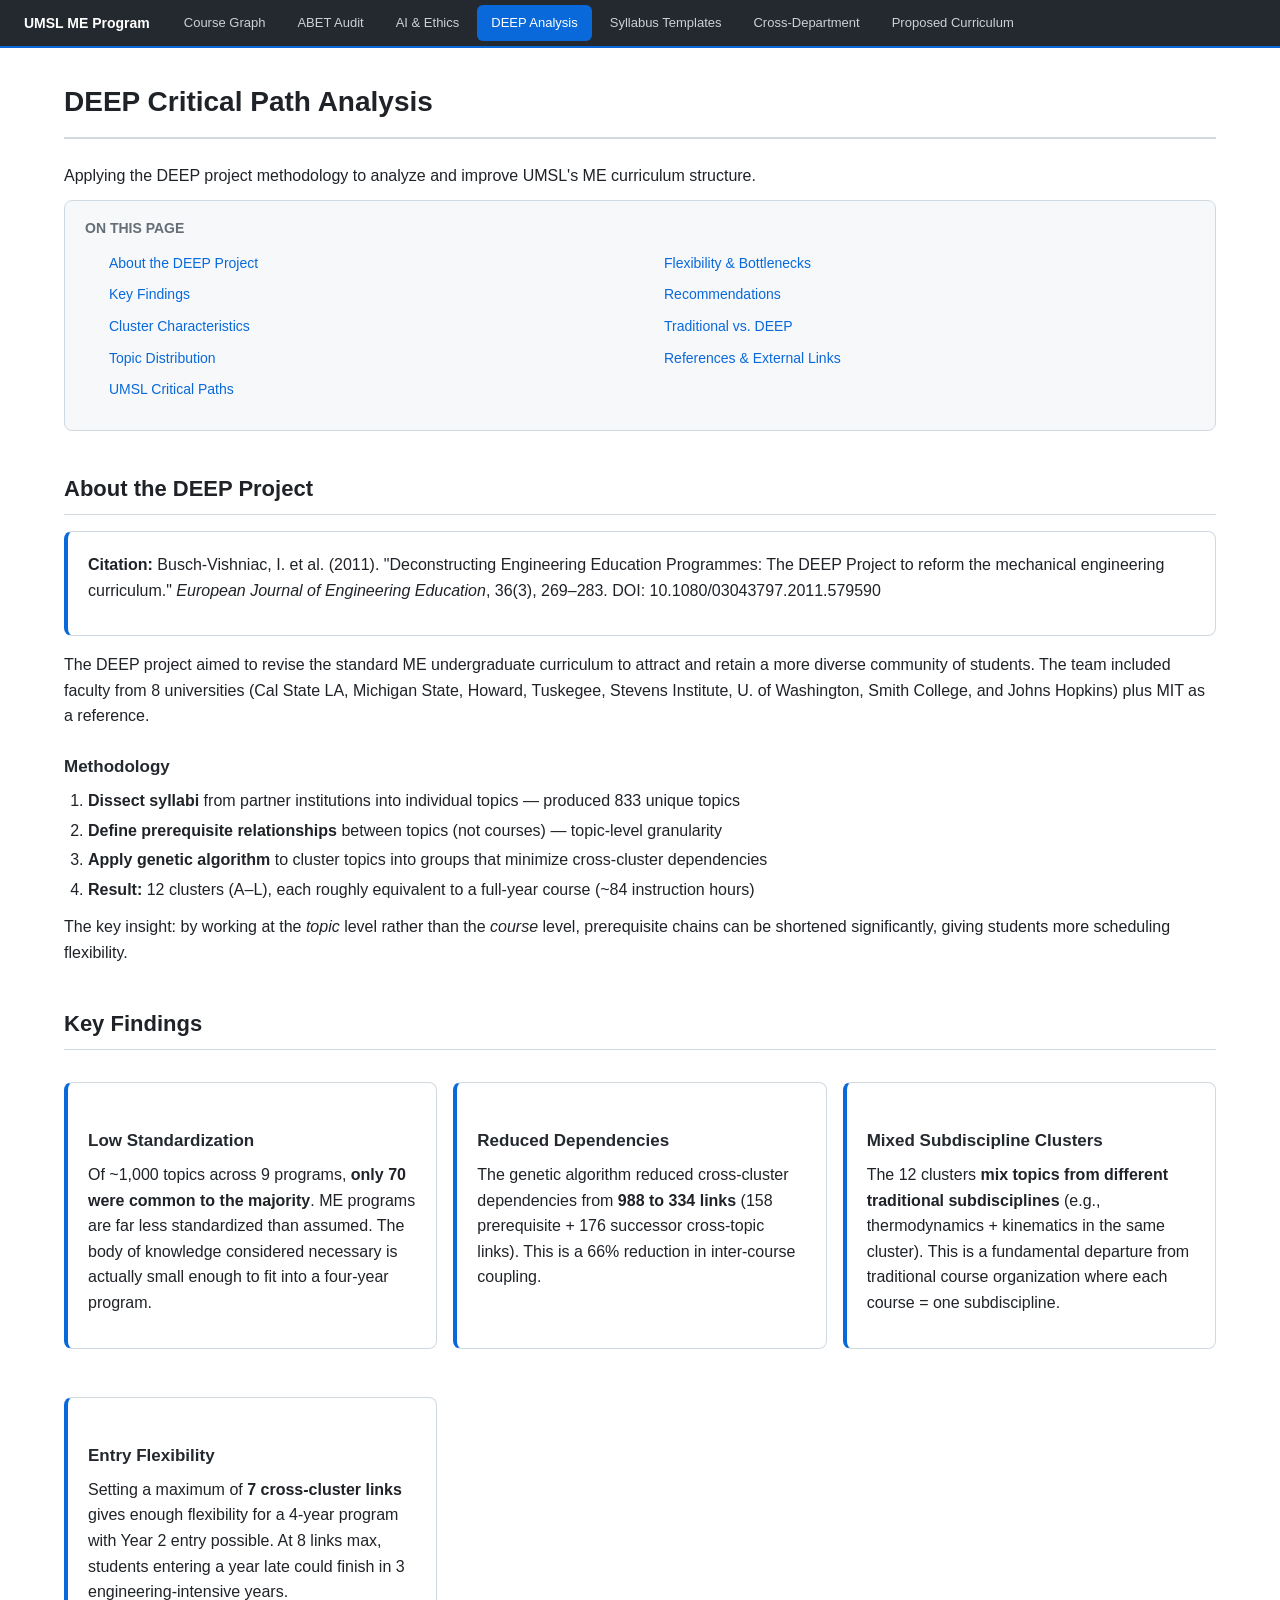
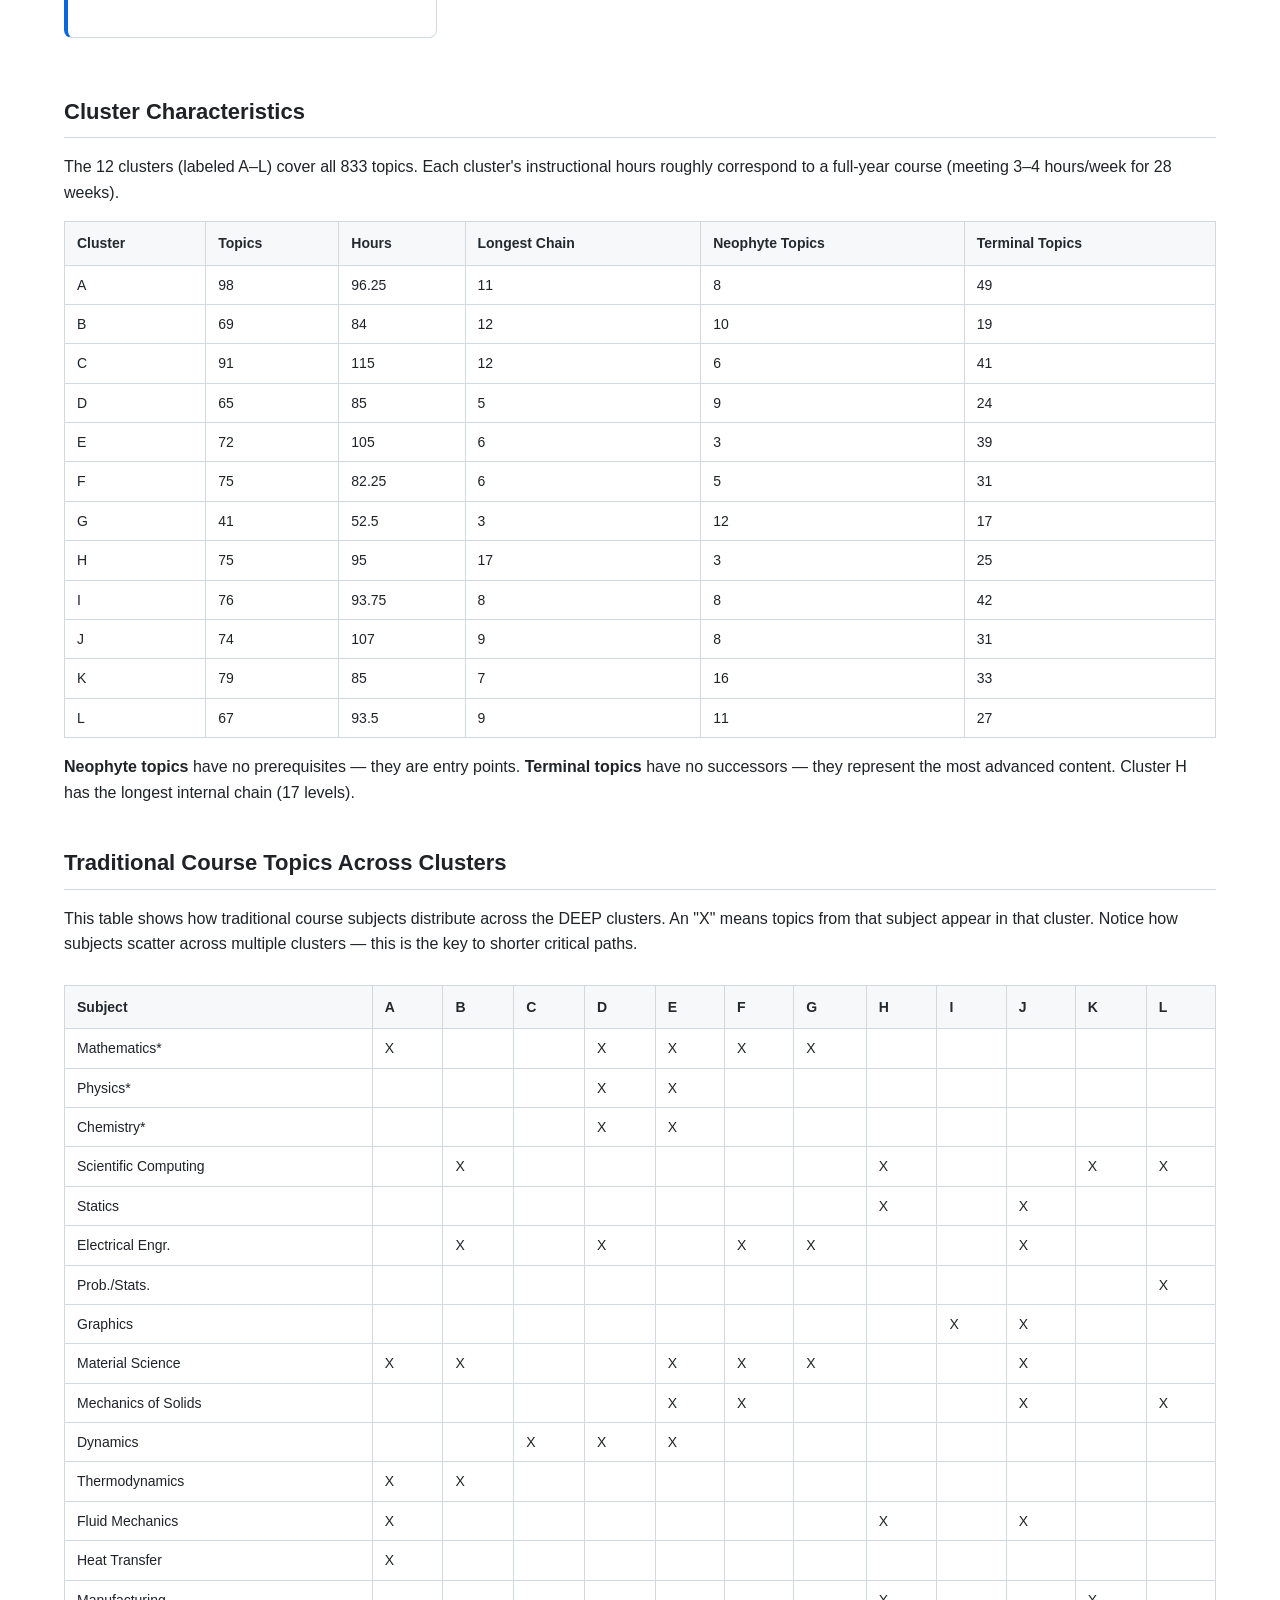
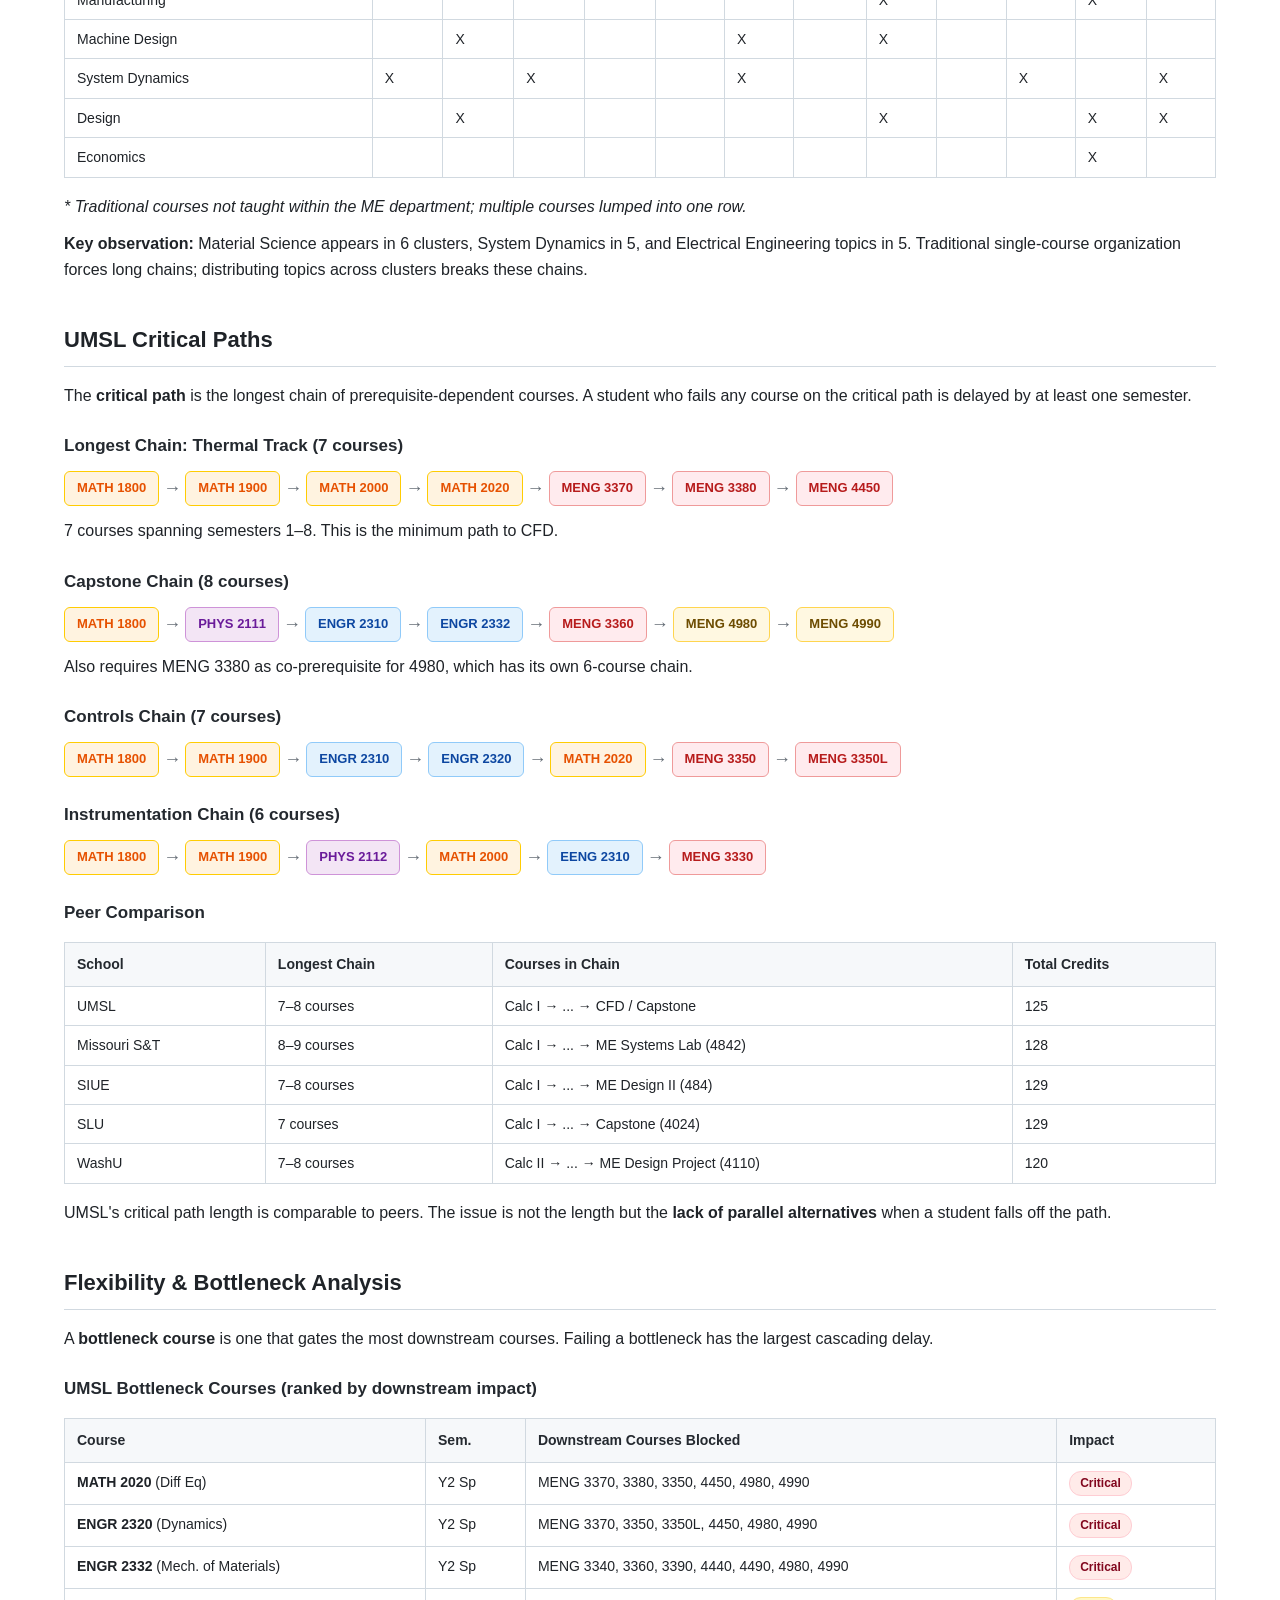
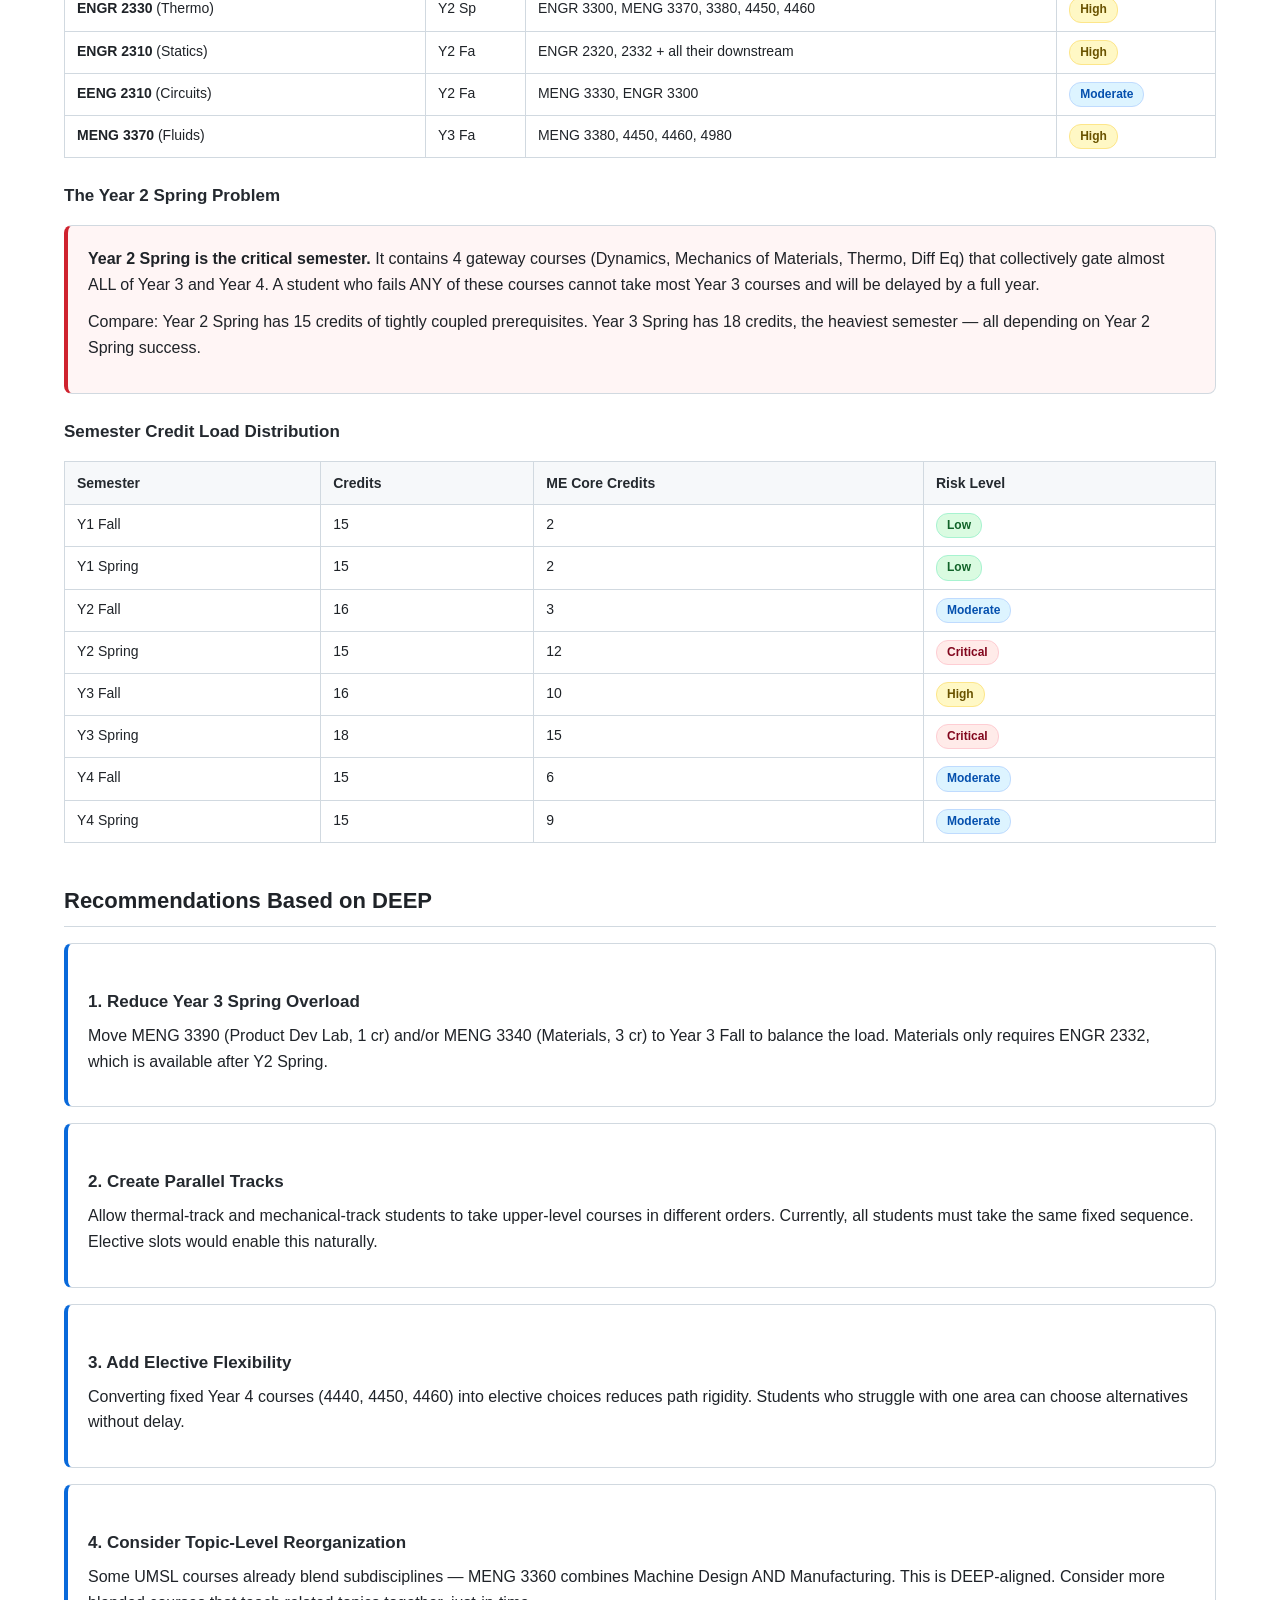
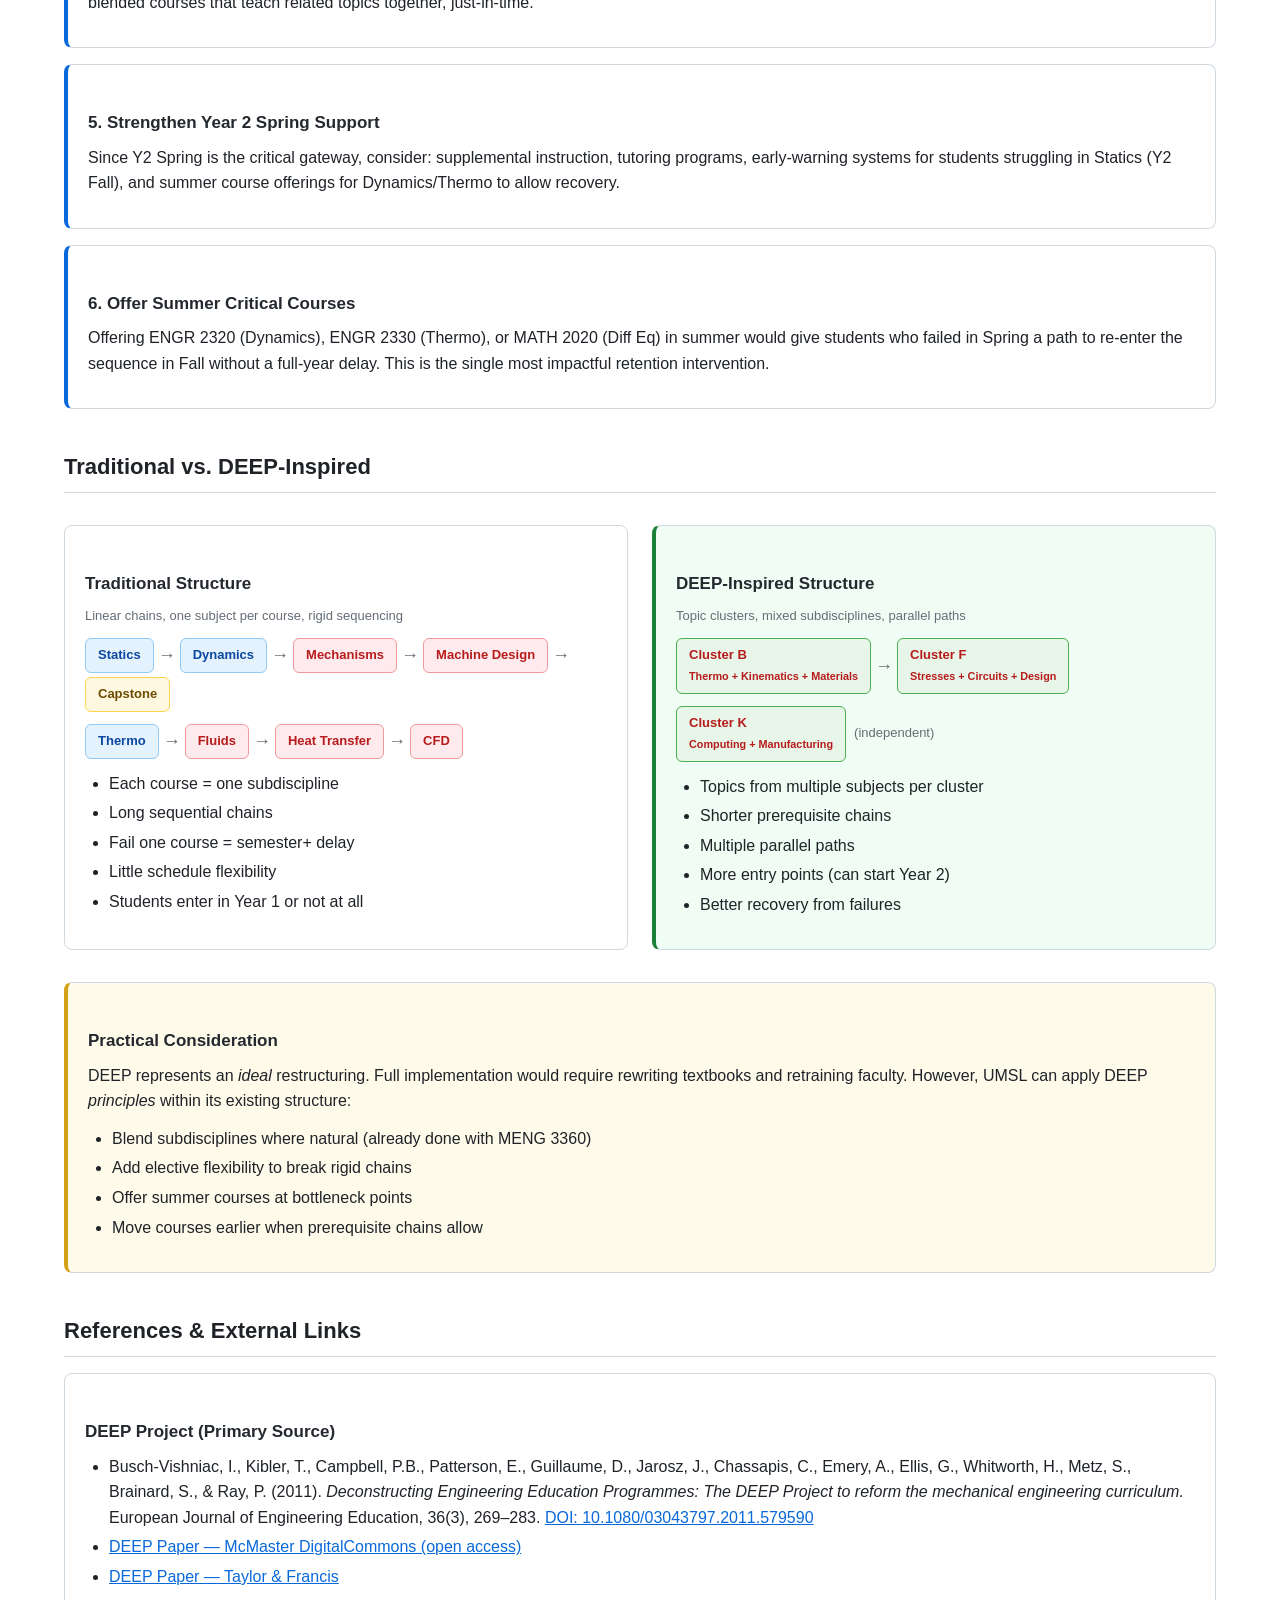
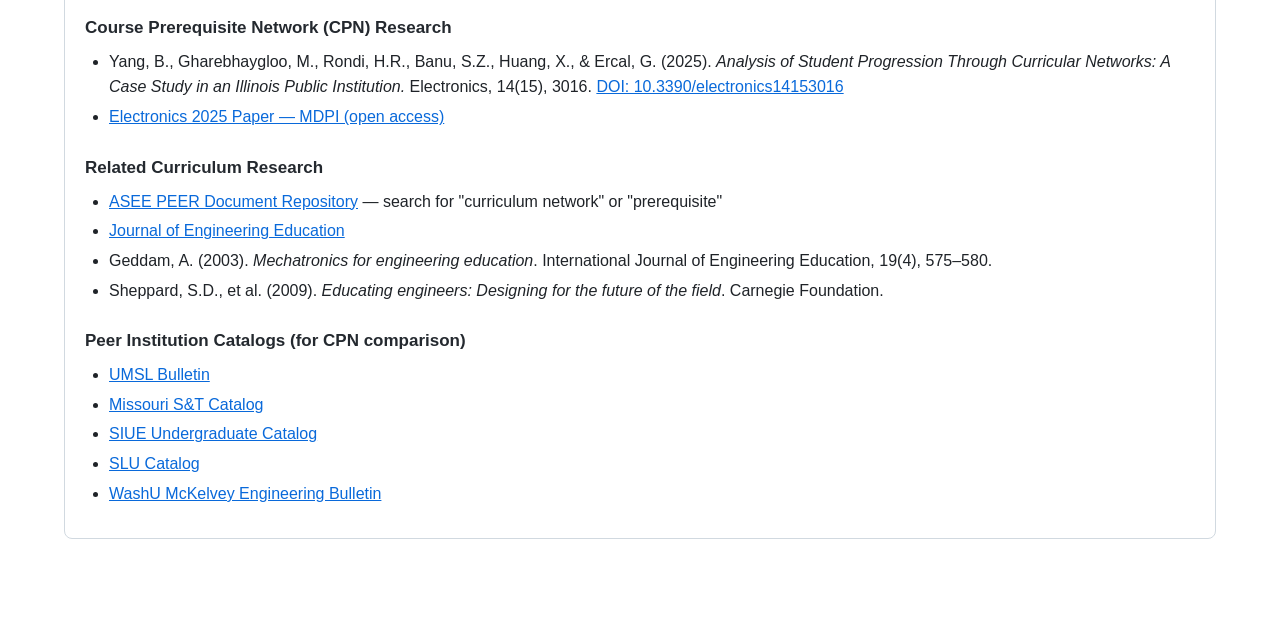
<file: deep-analysis.html>
<!DOCTYPE html>
<html lang="en">
<head>
    <meta charset="UTF-8">
    <meta name="viewport" content="width=device-width, initial-scale=1.0">
    <title>DEEP Critical Path Analysis - UMSL ME</title>
    <link rel="stylesheet" href="nav.css">
    <script src="nav.js"></script>
    <style>
        .chain-visual {
            display: flex;
            align-items: center;
            flex-wrap: wrap;
            gap: 4px;
            margin: 12px 0;
            font-size: 13px;
        }
        .chain-node {
            padding: 6px 12px;
            border-radius: 6px;
            font-weight: 600;
            white-space: nowrap;
        }
        .chain-node.math { background: #fff3e0; color: #e65100; border: 1px solid #ffcc02; }
        .chain-node.phys { background: #f3e5f5; color: #6a1b9a; border: 1px solid #ce93d8; }
        .chain-node.engr { background: #e3f2fd; color: #0d47a1; border: 1px solid #90caf9; }
        .chain-node.me { background: #ffebee; color: #b71c1c; border: 1px solid #ef9a9a; }
        .chain-node.cap { background: #fff8e1; color: #6d4c00; border: 1px solid #ffd54f; }
        .chain-arrow { color: #656d76; font-size: 18px; font-weight: bold; }
        .bottleneck-meter {
            display: flex;
            align-items: center;
            gap: 8px;
            margin: 4px 0;
        }
        .bottleneck-bar {
            height: 16px;
            border-radius: 3px;
            background: #cf222e;
            opacity: 0.8;
        }
        .comparison-grid {
            display: grid;
            grid-template-columns: 1fr 1fr;
            gap: 24px;
            margin: 16px 0;
        }
        @media (max-width: 768px) { .comparison-grid { grid-template-columns: 1fr; } }
    </style>
</head>
<body>
<script>createNav('deep');</script>

<div class="page-container">
    <h1 class="page-title">DEEP Critical Path Analysis</h1>
    <p>Applying the DEEP project methodology to analyze and improve UMSL's ME curriculum structure.</p>

    <div class="page-toc">
        <h3>On This Page</h3>
        <ul>
            <li><a href="#about">About the DEEP Project</a></li>
            <li><a href="#findings">Key Findings</a></li>
            <li><a href="#clusters">Cluster Characteristics</a></li>
            <li><a href="#distribution">Topic Distribution</a></li>
            <li><a href="#umsl-paths">UMSL Critical Paths</a></li>
            <li><a href="#flexibility">Flexibility &amp; Bottlenecks</a></li>
            <li><a href="#recommendations">Recommendations</a></li>
            <li><a href="#comparison">Traditional vs. DEEP</a></li>
            <li><a href="#references">References &amp; External Links</a></li>
        </ul>
    </div>

    <!-- Section 1 -->
    <h2 class="section-title section-anchor" id="about">About the DEEP Project</h2>
    <div class="card card-highlight">
        <p><strong>Citation:</strong> Busch-Vishniac, I. et al. (2011). "Deconstructing Engineering Education Programmes: The DEEP Project to reform the mechanical engineering curriculum." <em>European Journal of Engineering Education</em>, 36(3), 269&ndash;283. DOI: 10.1080/03043797.2011.579590</p>
    </div>
    <p>The DEEP project aimed to revise the standard ME undergraduate curriculum to attract and retain a more diverse community of students. The team included faculty from 8 universities (Cal State LA, Michigan State, Howard, Tuskegee, Stevens Institute, U. of Washington, Smith College, and Johns Hopkins) plus MIT as a reference.</p>
    <h3>Methodology</h3>
    <ol>
        <li><strong>Dissect syllabi</strong> from partner institutions into individual topics &mdash; produced 833 unique topics</li>
        <li><strong>Define prerequisite relationships</strong> between topics (not courses) &mdash; topic-level granularity</li>
        <li><strong>Apply genetic algorithm</strong> to cluster topics into groups that minimize cross-cluster dependencies</li>
        <li><strong>Result:</strong> 12 clusters (A&ndash;L), each roughly equivalent to a full-year course (~84 instruction hours)</li>
    </ol>
    <p>The key insight: by working at the <em>topic</em> level rather than the <em>course</em> level, prerequisite chains can be shortened significantly, giving students more scheduling flexibility.</p>

    <!-- Section 2 -->
    <h2 class="section-title section-anchor" id="findings">Key Findings</h2>
    <div class="card-grid">
        <div class="card card-highlight">
            <h3>Low Standardization</h3>
            <p>Of ~1,000 topics across 9 programs, <strong>only 70 were common to the majority</strong>. ME programs are far less standardized than assumed. The body of knowledge considered necessary is actually small enough to fit into a four-year program.</p>
        </div>
        <div class="card card-highlight">
            <h3>Reduced Dependencies</h3>
            <p>The genetic algorithm reduced cross-cluster dependencies from <strong>988 to 334 links</strong> (158 prerequisite + 176 successor cross-topic links). This is a 66% reduction in inter-course coupling.</p>
        </div>
        <div class="card card-highlight">
            <h3>Mixed Subdiscipline Clusters</h3>
            <p>The 12 clusters <strong>mix topics from different traditional subdisciplines</strong> (e.g., thermodynamics + kinematics in the same cluster). This is a fundamental departure from traditional course organization where each course = one subdiscipline.</p>
        </div>
        <div class="card card-highlight">
            <h3>Entry Flexibility</h3>
            <p>Setting a maximum of <strong>7 cross-cluster links</strong> gives enough flexibility for a 4-year program with Year 2 entry possible. At 8 links max, students entering a year late could finish in 3 engineering-intensive years.</p>
        </div>
    </div>

    <!-- Section 3 -->
    <h2 class="section-title section-anchor" id="clusters">Cluster Characteristics</h2>
    <p>The 12 clusters (labeled A&ndash;L) cover all 833 topics. Each cluster's instructional hours roughly correspond to a full-year course (meeting 3&ndash;4 hours/week for 28 weeks).</p>
    <table>
        <thead>
            <tr><th>Cluster</th><th>Topics</th><th>Hours</th><th>Longest Chain</th><th>Neophyte Topics</th><th>Terminal Topics</th></tr>
        </thead>
        <tbody>
            <tr><td>A</td><td>98</td><td>96.25</td><td>11</td><td>8</td><td>49</td></tr>
            <tr><td>B</td><td>69</td><td>84</td><td>12</td><td>10</td><td>19</td></tr>
            <tr><td>C</td><td>91</td><td>115</td><td>12</td><td>6</td><td>41</td></tr>
            <tr><td>D</td><td>65</td><td>85</td><td>5</td><td>9</td><td>24</td></tr>
            <tr><td>E</td><td>72</td><td>105</td><td>6</td><td>3</td><td>39</td></tr>
            <tr><td>F</td><td>75</td><td>82.25</td><td>6</td><td>5</td><td>31</td></tr>
            <tr><td>G</td><td>41</td><td>52.5</td><td>3</td><td>12</td><td>17</td></tr>
            <tr><td>H</td><td>75</td><td>95</td><td>17</td><td>3</td><td>25</td></tr>
            <tr><td>I</td><td>76</td><td>93.75</td><td>8</td><td>8</td><td>42</td></tr>
            <tr><td>J</td><td>74</td><td>107</td><td>9</td><td>8</td><td>31</td></tr>
            <tr><td>K</td><td>79</td><td>85</td><td>7</td><td>16</td><td>33</td></tr>
            <tr><td>L</td><td>67</td><td>93.5</td><td>9</td><td>11</td><td>27</td></tr>
        </tbody>
    </table>
    <p><strong>Neophyte topics</strong> have no prerequisites &mdash; they are entry points. <strong>Terminal topics</strong> have no successors &mdash; they represent the most advanced content. Cluster H has the longest internal chain (17 levels).</p>

    <!-- Section 4 -->
    <h2 class="section-title section-anchor" id="distribution">Traditional Course Topics Across Clusters</h2>
    <p>This table shows how traditional course subjects distribute across the DEEP clusters. An "X" means topics from that subject appear in that cluster. Notice how subjects scatter across multiple clusters &mdash; this is the key to shorter critical paths.</p>
    <div style="overflow-x:auto;">
    <table>
        <thead>
            <tr><th>Subject</th><th>A</th><th>B</th><th>C</th><th>D</th><th>E</th><th>F</th><th>G</th><th>H</th><th>I</th><th>J</th><th>K</th><th>L</th></tr>
        </thead>
        <tbody>
            <tr><td>Mathematics*</td><td>X</td><td></td><td></td><td>X</td><td>X</td><td>X</td><td>X</td><td></td><td></td><td></td><td></td><td></td></tr>
            <tr><td>Physics*</td><td></td><td></td><td></td><td>X</td><td>X</td><td></td><td></td><td></td><td></td><td></td><td></td><td></td></tr>
            <tr><td>Chemistry*</td><td></td><td></td><td></td><td>X</td><td>X</td><td></td><td></td><td></td><td></td><td></td><td></td><td></td></tr>
            <tr><td>Scientific Computing</td><td></td><td>X</td><td></td><td></td><td></td><td></td><td></td><td>X</td><td></td><td></td><td>X</td><td>X</td></tr>
            <tr><td>Statics</td><td></td><td></td><td></td><td></td><td></td><td></td><td></td><td>X</td><td></td><td>X</td><td></td><td></td></tr>
            <tr><td>Electrical Engr.</td><td></td><td>X</td><td></td><td>X</td><td></td><td>X</td><td>X</td><td></td><td></td><td>X</td><td></td><td></td></tr>
            <tr><td>Prob./Stats.</td><td></td><td></td><td></td><td></td><td></td><td></td><td></td><td></td><td></td><td></td><td></td><td>X</td></tr>
            <tr><td>Graphics</td><td></td><td></td><td></td><td></td><td></td><td></td><td></td><td></td><td>X</td><td>X</td><td></td><td></td></tr>
            <tr><td>Material Science</td><td>X</td><td>X</td><td></td><td></td><td>X</td><td>X</td><td>X</td><td></td><td></td><td>X</td><td></td><td></td></tr>
            <tr><td>Mechanics of Solids</td><td></td><td></td><td></td><td></td><td>X</td><td>X</td><td></td><td></td><td></td><td>X</td><td></td><td>X</td></tr>
            <tr><td>Dynamics</td><td></td><td></td><td>X</td><td>X</td><td>X</td><td></td><td></td><td></td><td></td><td></td><td></td><td></td></tr>
            <tr><td>Thermodynamics</td><td>X</td><td>X</td><td></td><td></td><td></td><td></td><td></td><td></td><td></td><td></td><td></td><td></td></tr>
            <tr><td>Fluid Mechanics</td><td>X</td><td></td><td></td><td></td><td></td><td></td><td></td><td>X</td><td></td><td>X</td><td></td><td></td></tr>
            <tr><td>Heat Transfer</td><td>X</td><td></td><td></td><td></td><td></td><td></td><td></td><td></td><td></td><td></td><td></td><td></td></tr>
            <tr><td>Manufacturing</td><td></td><td></td><td></td><td></td><td></td><td></td><td></td><td>X</td><td></td><td></td><td>X</td><td></td></tr>
            <tr><td>Machine Design</td><td></td><td>X</td><td></td><td></td><td></td><td>X</td><td></td><td>X</td><td></td><td></td><td></td><td></td></tr>
            <tr><td>System Dynamics</td><td>X</td><td></td><td>X</td><td></td><td></td><td>X</td><td></td><td></td><td></td><td>X</td><td></td><td>X</td></tr>
            <tr><td>Design</td><td></td><td>X</td><td></td><td></td><td></td><td></td><td></td><td>X</td><td></td><td></td><td>X</td><td>X</td></tr>
            <tr><td>Economics</td><td></td><td></td><td></td><td></td><td></td><td></td><td></td><td></td><td></td><td></td><td>X</td><td></td></tr>
        </tbody>
    </table>
    </div>
    <p><em>* Traditional courses not taught within the ME department; multiple courses lumped into one row.</em></p>
    <p><strong>Key observation:</strong> Material Science appears in 6 clusters, System Dynamics in 5, and Electrical Engineering topics in 5. Traditional single-course organization forces long chains; distributing topics across clusters breaks these chains.</p>

    <!-- Section 5 -->
    <h2 class="section-title section-anchor" id="umsl-paths">UMSL Critical Paths</h2>
    <p>The <strong>critical path</strong> is the longest chain of prerequisite-dependent courses. A student who fails any course on the critical path is delayed by at least one semester.</p>

    <h3>Longest Chain: Thermal Track (7 courses)</h3>
    <div class="chain-visual">
        <span class="chain-node math">MATH 1800</span><span class="chain-arrow">&rarr;</span>
        <span class="chain-node math">MATH 1900</span><span class="chain-arrow">&rarr;</span>
        <span class="chain-node math">MATH 2000</span><span class="chain-arrow">&rarr;</span>
        <span class="chain-node math">MATH 2020</span><span class="chain-arrow">&rarr;</span>
        <span class="chain-node me">MENG 3370</span><span class="chain-arrow">&rarr;</span>
        <span class="chain-node me">MENG 3380</span><span class="chain-arrow">&rarr;</span>
        <span class="chain-node me">MENG 4450</span>
    </div>
    <p>7 courses spanning semesters 1&ndash;8. This is the minimum path to CFD.</p>

    <h3>Capstone Chain (8 courses)</h3>
    <div class="chain-visual">
        <span class="chain-node math">MATH 1800</span><span class="chain-arrow">&rarr;</span>
        <span class="chain-node phys">PHYS 2111</span><span class="chain-arrow">&rarr;</span>
        <span class="chain-node engr">ENGR 2310</span><span class="chain-arrow">&rarr;</span>
        <span class="chain-node engr">ENGR 2332</span><span class="chain-arrow">&rarr;</span>
        <span class="chain-node me">MENG 3360</span><span class="chain-arrow">&rarr;</span>
        <span class="chain-node cap">MENG 4980</span><span class="chain-arrow">&rarr;</span>
        <span class="chain-node cap">MENG 4990</span>
    </div>
    <p>Also requires MENG 3380 as co-prerequisite for 4980, which has its own 6-course chain.</p>

    <h3>Controls Chain (7 courses)</h3>
    <div class="chain-visual">
        <span class="chain-node math">MATH 1800</span><span class="chain-arrow">&rarr;</span>
        <span class="chain-node math">MATH 1900</span><span class="chain-arrow">&rarr;</span>
        <span class="chain-node engr">ENGR 2310</span><span class="chain-arrow">&rarr;</span>
        <span class="chain-node engr">ENGR 2320</span><span class="chain-arrow">&rarr;</span>
        <span class="chain-node math">MATH 2020</span><span class="chain-arrow">&rarr;</span>
        <span class="chain-node me">MENG 3350</span><span class="chain-arrow">&rarr;</span>
        <span class="chain-node me">MENG 3350L</span>
    </div>

    <h3>Instrumentation Chain (6 courses)</h3>
    <div class="chain-visual">
        <span class="chain-node math">MATH 1800</span><span class="chain-arrow">&rarr;</span>
        <span class="chain-node math">MATH 1900</span><span class="chain-arrow">&rarr;</span>
        <span class="chain-node phys">PHYS 2112</span><span class="chain-arrow">&rarr;</span>
        <span class="chain-node math">MATH 2000</span><span class="chain-arrow">&rarr;</span>
        <span class="chain-node engr">EENG 2310</span><span class="chain-arrow">&rarr;</span>
        <span class="chain-node me">MENG 3330</span>
    </div>

    <h3>Peer Comparison</h3>
    <table>
        <thead><tr><th>School</th><th>Longest Chain</th><th>Courses in Chain</th><th>Total Credits</th></tr></thead>
        <tbody>
            <tr><td>UMSL</td><td>7&ndash;8 courses</td><td>Calc I &rarr; ... &rarr; CFD / Capstone</td><td>125</td></tr>
            <tr><td>Missouri S&amp;T</td><td>8&ndash;9 courses</td><td>Calc I &rarr; ... &rarr; ME Systems Lab (4842)</td><td>128</td></tr>
            <tr><td>SIUE</td><td>7&ndash;8 courses</td><td>Calc I &rarr; ... &rarr; ME Design II (484)</td><td>129</td></tr>
            <tr><td>SLU</td><td>7 courses</td><td>Calc I &rarr; ... &rarr; Capstone (4024)</td><td>129</td></tr>
            <tr><td>WashU</td><td>7&ndash;8 courses</td><td>Calc II &rarr; ... &rarr; ME Design Project (4110)</td><td>120</td></tr>
        </tbody>
    </table>
    <p>UMSL's critical path length is comparable to peers. The issue is not the length but the <strong>lack of parallel alternatives</strong> when a student falls off the path.</p>

    <!-- Section 6 -->
    <h2 class="section-title section-anchor" id="flexibility">Flexibility &amp; Bottleneck Analysis</h2>
    <p>A <strong>bottleneck course</strong> is one that gates the most downstream courses. Failing a bottleneck has the largest cascading delay.</p>

    <h3>UMSL Bottleneck Courses (ranked by downstream impact)</h3>
    <table>
        <thead><tr><th>Course</th><th>Sem.</th><th>Downstream Courses Blocked</th><th>Impact</th></tr></thead>
        <tbody>
            <tr><td><strong>MATH 2020</strong> (Diff Eq)</td><td>Y2 Sp</td><td>MENG 3370, 3380, 3350, 4450, 4980, 4990</td><td><span class="badge badge-fail">Critical</span></td></tr>
            <tr><td><strong>ENGR 2320</strong> (Dynamics)</td><td>Y2 Sp</td><td>MENG 3370, 3350, 3350L, 4450, 4980, 4990</td><td><span class="badge badge-fail">Critical</span></td></tr>
            <tr><td><strong>ENGR 2332</strong> (Mech. of Materials)</td><td>Y2 Sp</td><td>MENG 3340, 3360, 3390, 4440, 4490, 4980, 4990</td><td><span class="badge badge-fail">Critical</span></td></tr>
            <tr><td><strong>ENGR 2330</strong> (Thermo)</td><td>Y2 Sp</td><td>ENGR 3300, MENG 3370, 3380, 4450, 4460</td><td><span class="badge badge-warn">High</span></td></tr>
            <tr><td><strong>ENGR 2310</strong> (Statics)</td><td>Y2 Fa</td><td>ENGR 2320, 2332 + all their downstream</td><td><span class="badge badge-warn">High</span></td></tr>
            <tr><td><strong>EENG 2310</strong> (Circuits)</td><td>Y2 Fa</td><td>MENG 3330, ENGR 3300</td><td><span class="badge badge-info">Moderate</span></td></tr>
            <tr><td><strong>MENG 3370</strong> (Fluids)</td><td>Y3 Fa</td><td>MENG 3380, 4450, 4460, 4980</td><td><span class="badge badge-warn">High</span></td></tr>
        </tbody>
    </table>

    <h3>The Year 2 Spring Problem</h3>
    <div class="card card-danger">
        <p><strong>Year 2 Spring is the critical semester.</strong> It contains 4 gateway courses (Dynamics, Mechanics of Materials, Thermo, Diff Eq) that collectively gate almost ALL of Year 3 and Year 4. A student who fails ANY of these courses cannot take most Year 3 courses and will be delayed by a full year.</p>
        <p>Compare: Year 2 Spring has 15 credits of tightly coupled prerequisites. Year 3 Spring has 18 credits, the heaviest semester &mdash; all depending on Year 2 Spring success.</p>
    </div>

    <h3>Semester Credit Load Distribution</h3>
    <table>
        <thead><tr><th>Semester</th><th>Credits</th><th>ME Core Credits</th><th>Risk Level</th></tr></thead>
        <tbody>
            <tr><td>Y1 Fall</td><td>15</td><td>2</td><td><span class="badge badge-pass">Low</span></td></tr>
            <tr><td>Y1 Spring</td><td>15</td><td>2</td><td><span class="badge badge-pass">Low</span></td></tr>
            <tr><td>Y2 Fall</td><td>16</td><td>3</td><td><span class="badge badge-info">Moderate</span></td></tr>
            <tr><td>Y2 Spring</td><td>15</td><td>12</td><td><span class="badge badge-fail">Critical</span></td></tr>
            <tr><td>Y3 Fall</td><td>16</td><td>10</td><td><span class="badge badge-warn">High</span></td></tr>
            <tr><td>Y3 Spring</td><td>18</td><td>15</td><td><span class="badge badge-fail">Critical</span></td></tr>
            <tr><td>Y4 Fall</td><td>15</td><td>6</td><td><span class="badge badge-info">Moderate</span></td></tr>
            <tr><td>Y4 Spring</td><td>15</td><td>9</td><td><span class="badge badge-info">Moderate</span></td></tr>
        </tbody>
    </table>

    <!-- Section 7 -->
    <h2 class="section-title section-anchor" id="recommendations">Recommendations Based on DEEP</h2>

    <div class="card card-highlight">
        <h3>1. Reduce Year 3 Spring Overload</h3>
        <p>Move MENG 3390 (Product Dev Lab, 1 cr) and/or MENG 3340 (Materials, 3 cr) to Year 3 Fall to balance the load. Materials only requires ENGR 2332, which is available after Y2 Spring.</p>
    </div>

    <div class="card card-highlight">
        <h3>2. Create Parallel Tracks</h3>
        <p>Allow thermal-track and mechanical-track students to take upper-level courses in different orders. Currently, all students must take the same fixed sequence. Elective slots would enable this naturally.</p>
    </div>

    <div class="card card-highlight">
        <h3>3. Add Elective Flexibility</h3>
        <p>Converting fixed Year 4 courses (4440, 4450, 4460) into elective choices reduces path rigidity. Students who struggle with one area can choose alternatives without delay.</p>
    </div>

    <div class="card card-highlight">
        <h3>4. Consider Topic-Level Reorganization</h3>
        <p>Some UMSL courses already blend subdisciplines &mdash; MENG 3360 combines Machine Design AND Manufacturing. This is DEEP-aligned. Consider more blended courses that teach related topics together, just-in-time.</p>
    </div>

    <div class="card card-highlight">
        <h3>5. Strengthen Year 2 Spring Support</h3>
        <p>Since Y2 Spring is the critical gateway, consider: supplemental instruction, tutoring programs, early-warning systems for students struggling in Statics (Y2 Fall), and summer course offerings for Dynamics/Thermo to allow recovery.</p>
    </div>

    <div class="card card-highlight">
        <h3>6. Offer Summer Critical Courses</h3>
        <p>Offering ENGR 2320 (Dynamics), ENGR 2330 (Thermo), or MATH 2020 (Diff Eq) in summer would give students who failed in Spring a path to re-enter the sequence in Fall without a full-year delay. This is the single most impactful retention intervention.</p>
    </div>

    <!-- Section 8 -->
    <h2 class="section-title section-anchor" id="comparison">Traditional vs. DEEP-Inspired</h2>

    <div class="comparison-grid">
        <div class="card">
            <h3>Traditional Structure</h3>
            <p style="color:#656d76; font-size:13px;">Linear chains, one subject per course, rigid sequencing</p>
            <div class="chain-visual">
                <span class="chain-node engr">Statics</span><span class="chain-arrow">&rarr;</span>
                <span class="chain-node engr">Dynamics</span><span class="chain-arrow">&rarr;</span>
                <span class="chain-node me">Mechanisms</span><span class="chain-arrow">&rarr;</span>
                <span class="chain-node me">Machine Design</span><span class="chain-arrow">&rarr;</span>
                <span class="chain-node cap">Capstone</span>
            </div>
            <div class="chain-visual">
                <span class="chain-node engr">Thermo</span><span class="chain-arrow">&rarr;</span>
                <span class="chain-node me">Fluids</span><span class="chain-arrow">&rarr;</span>
                <span class="chain-node me">Heat Transfer</span><span class="chain-arrow">&rarr;</span>
                <span class="chain-node me">CFD</span>
            </div>
            <ul>
                <li>Each course = one subdiscipline</li>
                <li>Long sequential chains</li>
                <li>Fail one course = semester+ delay</li>
                <li>Little schedule flexibility</li>
                <li>Students enter in Year 1 or not at all</li>
            </ul>
        </div>
        <div class="card card-success">
            <h3>DEEP-Inspired Structure</h3>
            <p style="color:#656d76; font-size:13px;">Topic clusters, mixed subdisciplines, parallel paths</p>
            <div class="chain-visual">
                <span class="chain-node me" style="background:#e8f5e9; border-color:#4caf50;">Cluster B<br><small>Thermo + Kinematics + Materials</small></span>
                <span class="chain-arrow">&rarr;</span>
                <span class="chain-node me" style="background:#e8f5e9; border-color:#4caf50;">Cluster F<br><small>Stresses + Circuits + Design</small></span>
            </div>
            <div class="chain-visual">
                <span class="chain-node me" style="background:#e8f5e9; border-color:#4caf50;">Cluster K<br><small>Computing + Manufacturing</small></span>
                <span style="color:#656d76; font-size:13px; padding:4px;">(independent)</span>
            </div>
            <ul>
                <li>Topics from multiple subjects per cluster</li>
                <li>Shorter prerequisite chains</li>
                <li>Multiple parallel paths</li>
                <li>More entry points (can start Year 2)</li>
                <li>Better recovery from failures</li>
            </ul>
        </div>
    </div>

    <div class="card card-warning">
        <h3>Practical Consideration</h3>
        <p>DEEP represents an <em>ideal</em> restructuring. Full implementation would require rewriting textbooks and retraining faculty. However, UMSL can apply DEEP <em>principles</em> within its existing structure:</p>
        <ul>
            <li>Blend subdisciplines where natural (already done with MENG 3360)</li>
            <li>Add elective flexibility to break rigid chains</li>
            <li>Offer summer courses at bottleneck points</li>
            <li>Move courses earlier when prerequisite chains allow</li>
        </ul>
    </div>

    <!-- References and External Links -->
    <h2 class="section-title section-anchor" id="references">References &amp; External Links</h2>
    <div class="card">
        <h3>DEEP Project (Primary Source)</h3>
        <ul>
            <li>Busch-Vishniac, I., Kibler, T., Campbell, P.B., Patterson, E., Guillaume, D., Jarosz, J., Chassapis, C., Emery, A., Ellis, G., Whitworth, H., Metz, S., Brainard, S., &amp; Ray, P. (2011). <em>Deconstructing Engineering Education Programmes: The DEEP Project to reform the mechanical engineering curriculum.</em> European Journal of Engineering Education, 36(3), 269&ndash;283.
                <a href="https://doi.org/10.1080/03043797.2011.579590" target="_blank" rel="noopener">DOI: 10.1080/03043797.2011.579590</a></li>
            <li><a href="https://digitalcommons.mcmaster.ca/mech_eng_coll/1/" target="_blank" rel="noopener">DEEP Paper &mdash; McMaster DigitalCommons (open access)</a></li>
            <li><a href="https://www.tandfonline.com/doi/abs/10.1080/03043797.2011.579590" target="_blank" rel="noopener">DEEP Paper &mdash; Taylor &amp; Francis</a></li>
        </ul>
        <h3>Course Prerequisite Network (CPN) Research</h3>
        <ul>
            <li>Yang, B., Gharebhaygloo, M., Rondi, H.R., Banu, S.Z., Huang, X., &amp; Ercal, G. (2025). <em>Analysis of Student Progression Through Curricular Networks: A Case Study in an Illinois Public Institution.</em> Electronics, 14(15), 3016.
                <a href="https://doi.org/10.3390/electronics14153016" target="_blank" rel="noopener">DOI: 10.3390/electronics14153016</a></li>
            <li><a href="https://www.mdpi.com/2079-9292/14/15/3016" target="_blank" rel="noopener">Electronics 2025 Paper &mdash; MDPI (open access)</a></li>
        </ul>
        <h3>Related Curriculum Research</h3>
        <ul>
            <li><a href="https://peer.asee.org/" target="_blank" rel="noopener">ASEE PEER Document Repository</a> &mdash; search for "curriculum network" or "prerequisite"</li>
            <li><a href="https://www.asee.org/papers-and-publications/papers/journal-of-engineering-education" target="_blank" rel="noopener">Journal of Engineering Education</a></li>
            <li>Geddam, A. (2003). <em>Mechatronics for engineering education</em>. International Journal of Engineering Education, 19(4), 575&ndash;580.</li>
            <li>Sheppard, S.D., et al. (2009). <em>Educating engineers: Designing for the future of the field</em>. Carnegie Foundation.</li>
        </ul>
        <h3>Peer Institution Catalogs (for CPN comparison)</h3>
        <ul>
            <li><a href="https://bulletin.umsl.edu/" target="_blank" rel="noopener">UMSL Bulletin</a></li>
            <li><a href="https://catalog.mst.edu/" target="_blank" rel="noopener">Missouri S&amp;T Catalog</a></li>
            <li><a href="https://www.siue.edu/academics/undergraduate/" target="_blank" rel="noopener">SIUE Undergraduate Catalog</a></li>
            <li><a href="https://catalog.slu.edu/" target="_blank" rel="noopener">SLU Catalog</a></li>
            <li><a href="https://bulletin.wustl.edu/undergrad/engineering/" target="_blank" rel="noopener">WashU McKelvey Engineering Bulletin</a></li>
        </ul>
    </div>
</div>

</body>
</html>
</file>
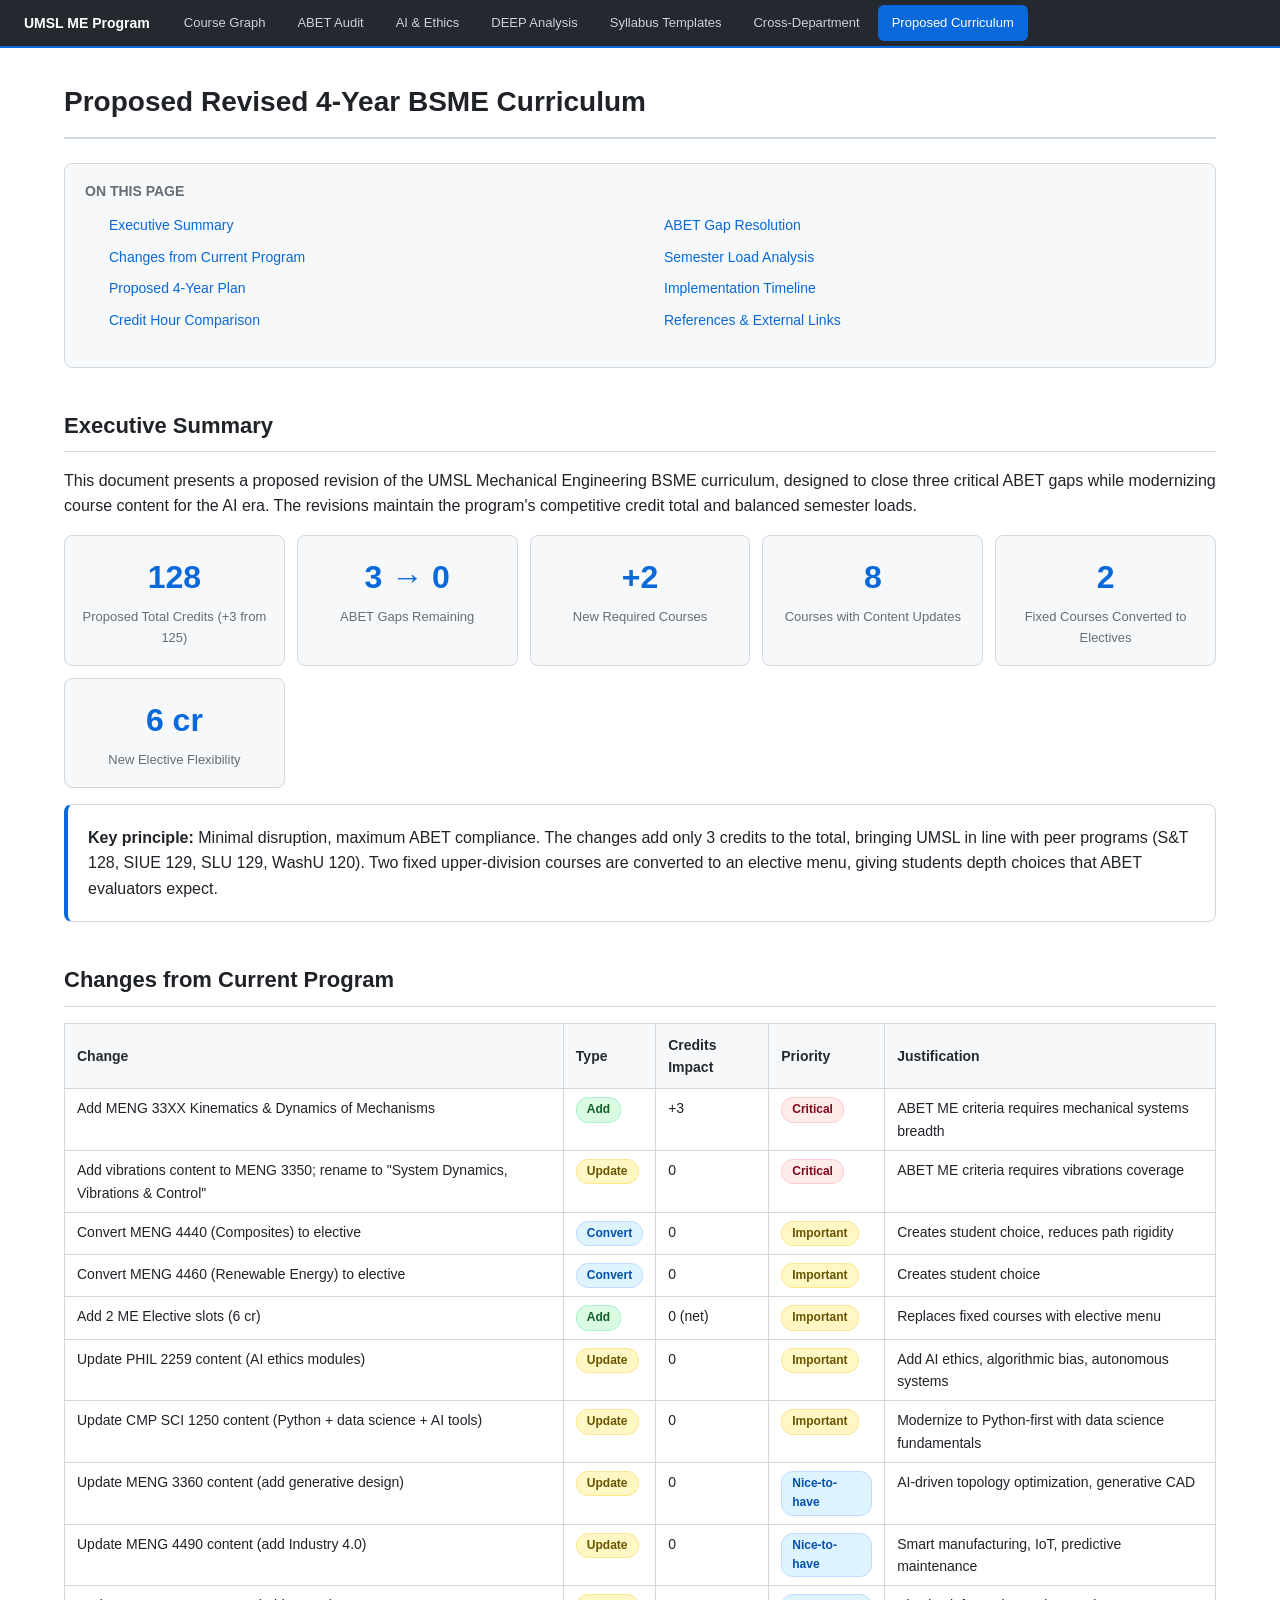
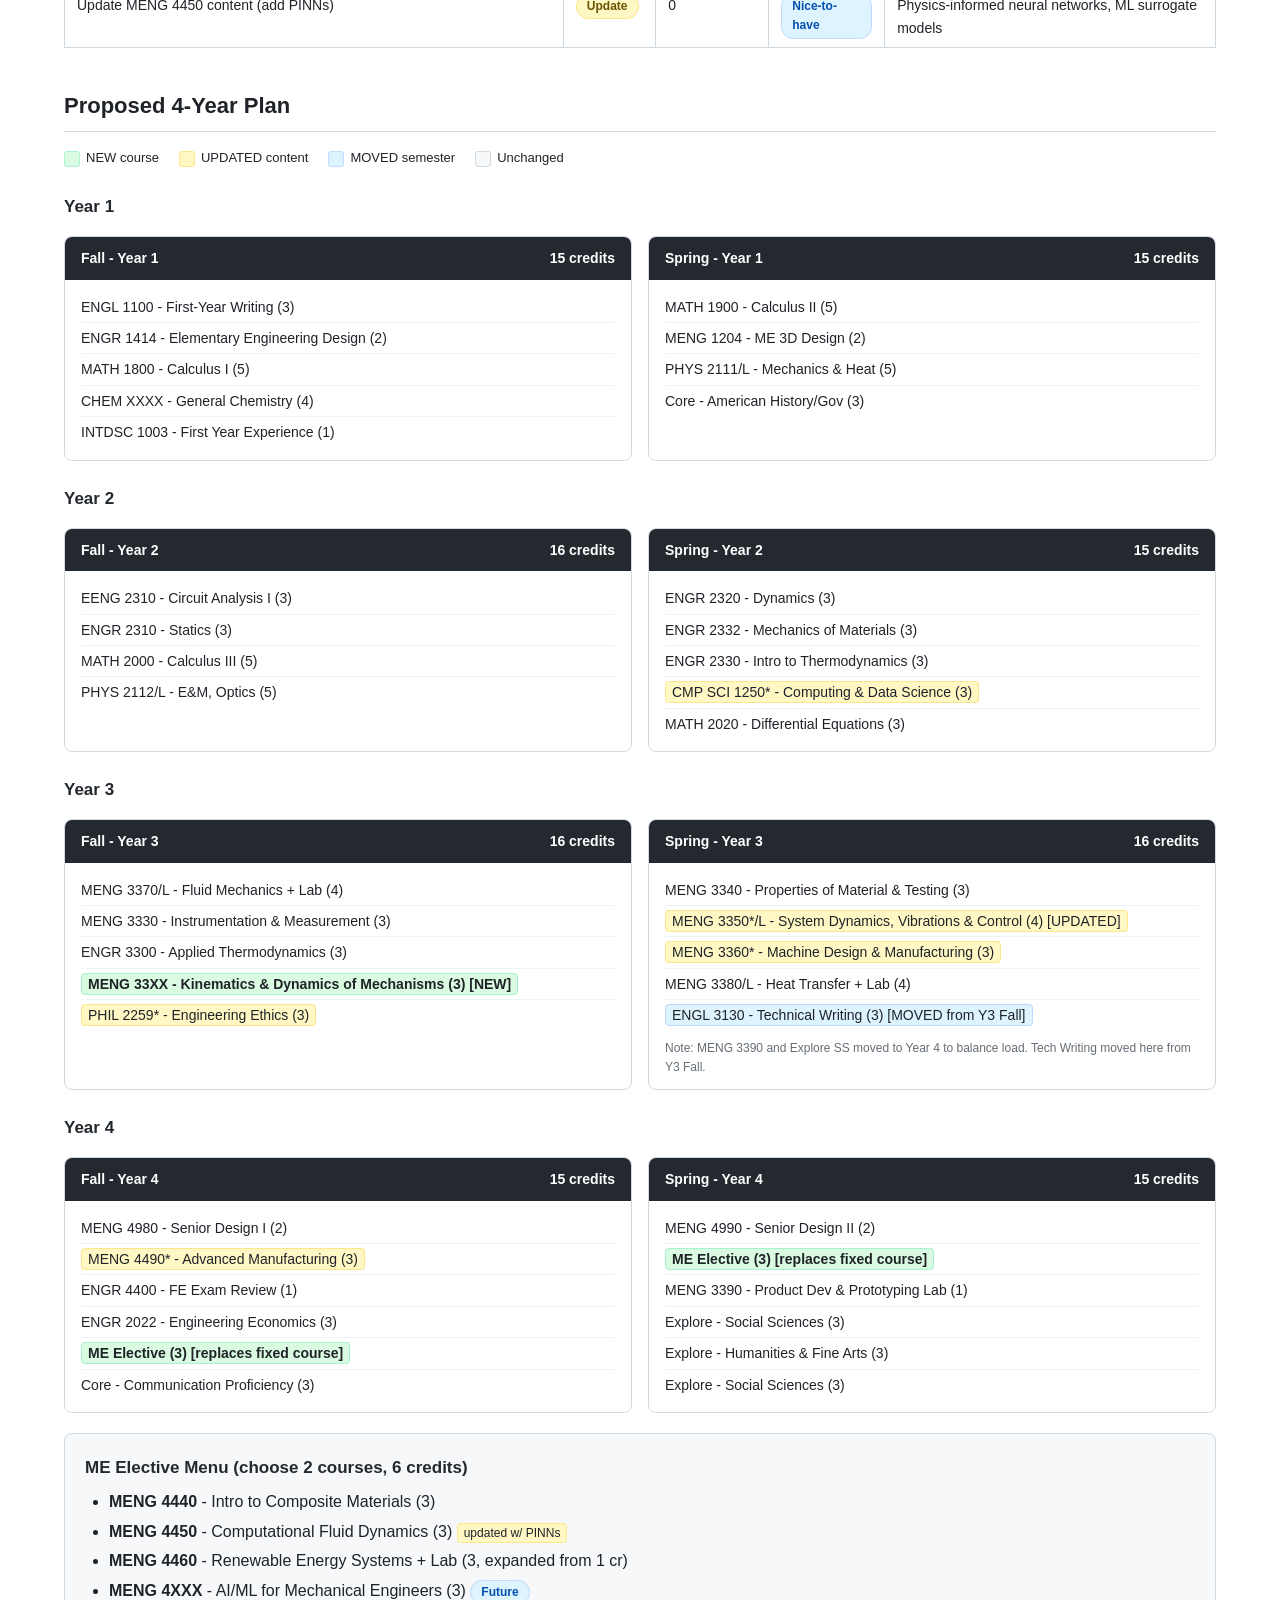
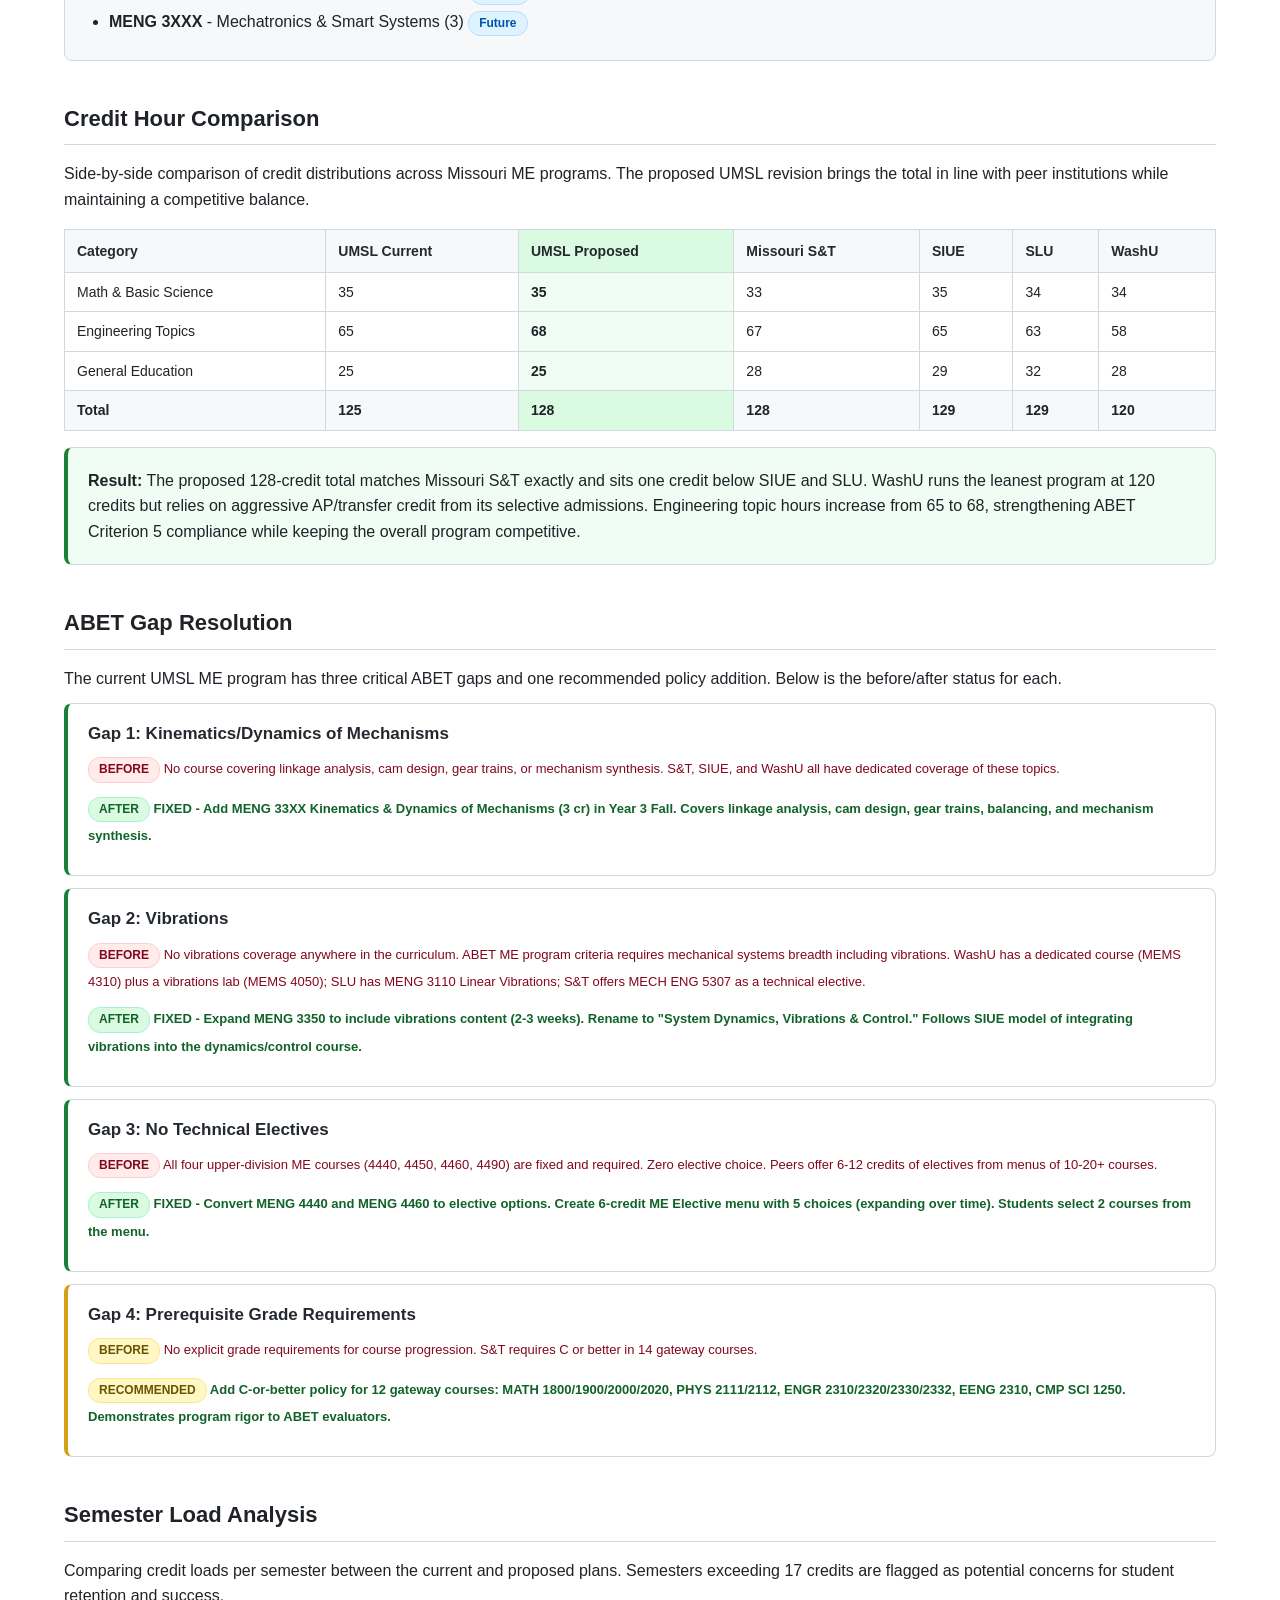
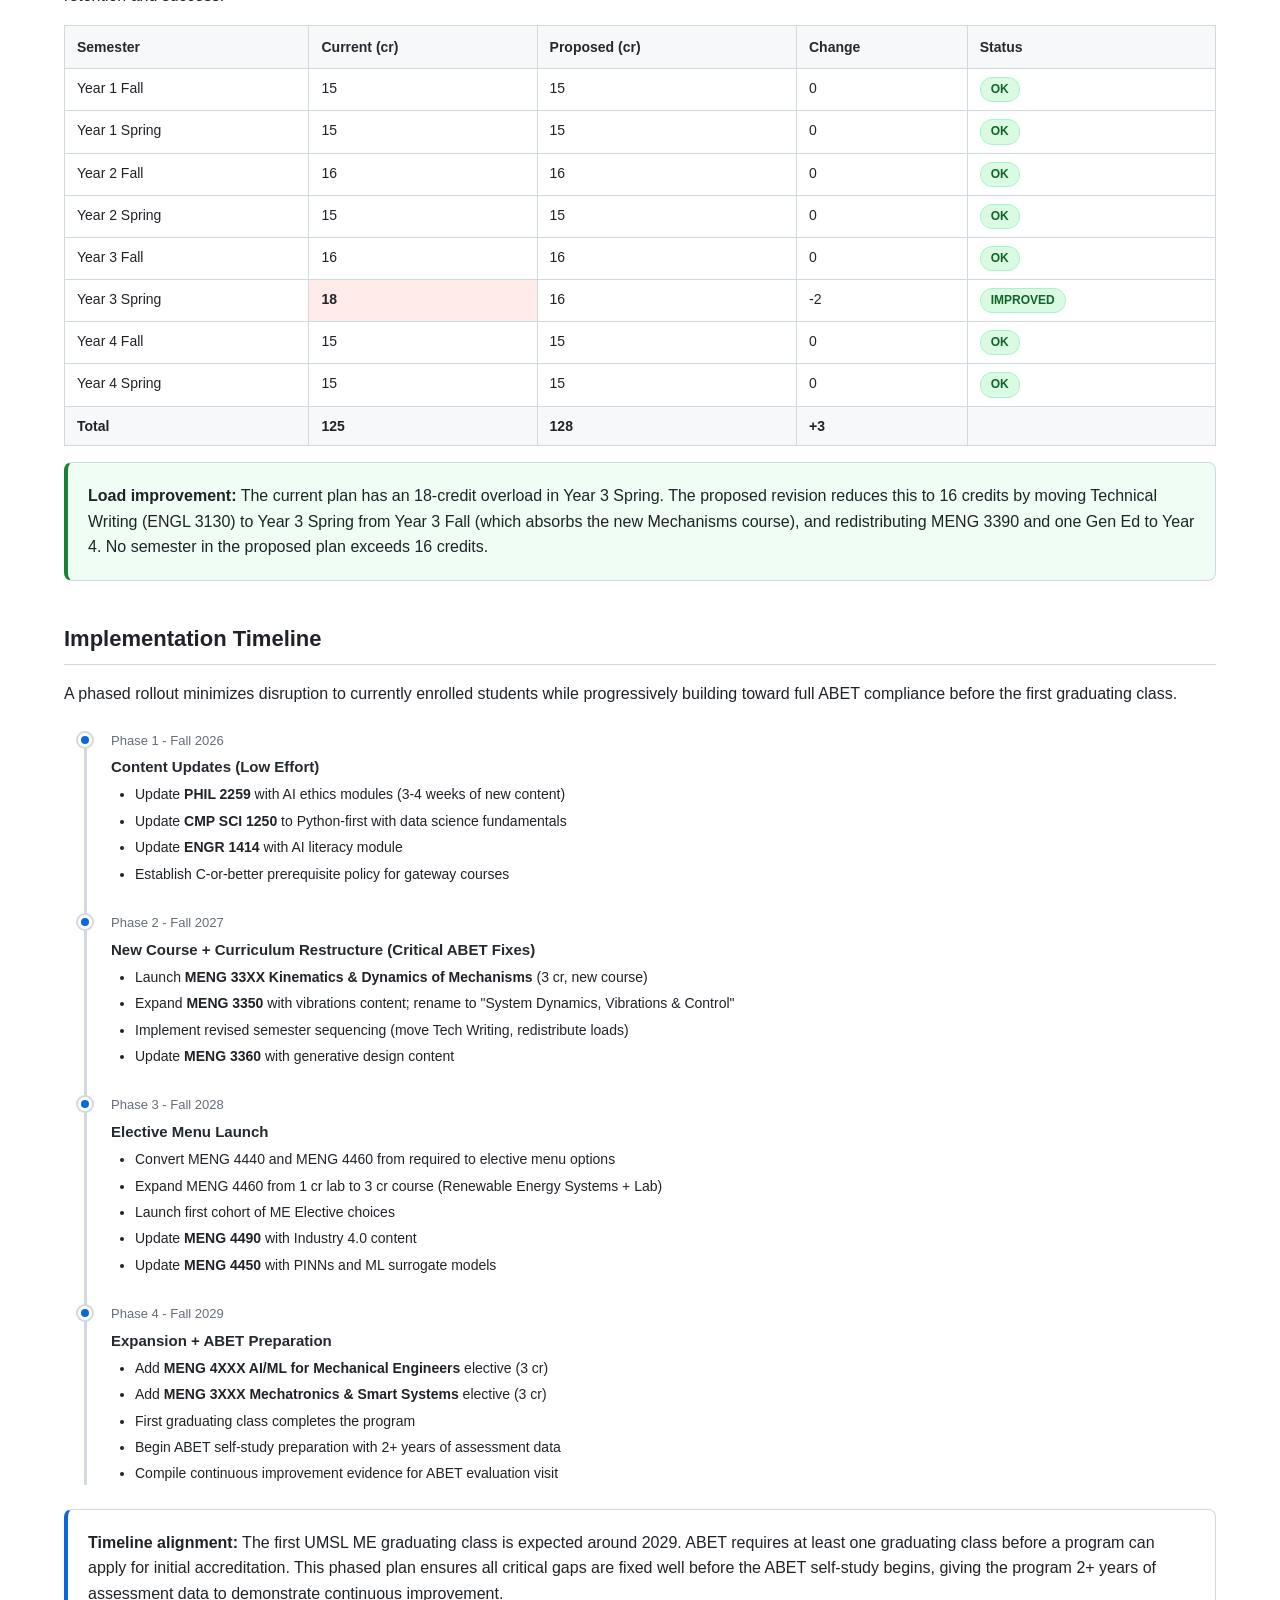
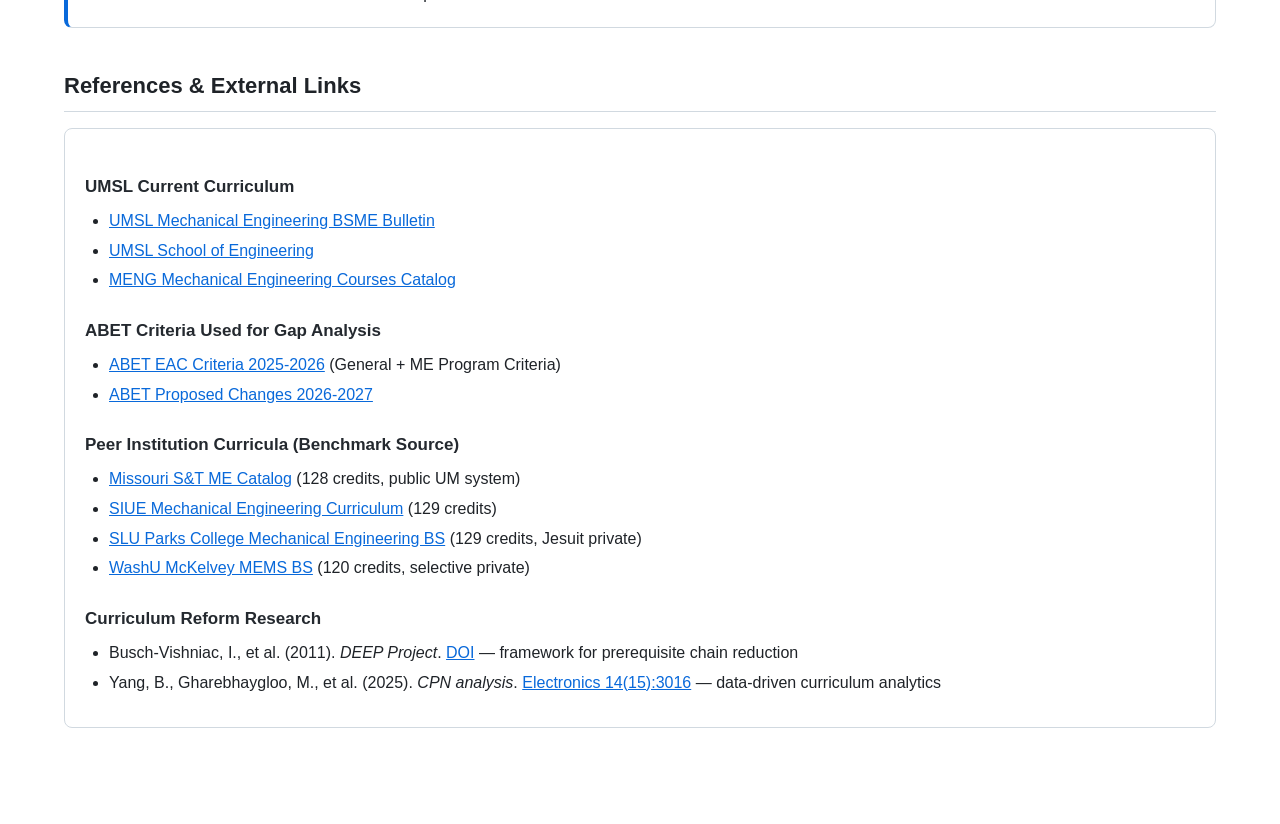
<file: proposed-curriculum.html>
<!DOCTYPE html>
<html lang="en">
<head>
    <meta charset="UTF-8">
    <meta name="viewport" content="width=device-width, initial-scale=1.0">
    <title>Proposed Curriculum - UMSL Mechanical Engineering</title>
    <link rel="stylesheet" href="nav.css">
    <script src="nav.js"></script>
    <style>
        /* Color-coded highlights for the semester plan */
        .hl-new {
            background: #dafbe1;
            border: 1px solid #a7f3d0;
            border-radius: 4px;
            padding: 2px 6px;
            font-weight: 600;
        }
        .hl-updated {
            background: #fff8c5;
            border: 1px solid #fde68a;
            border-radius: 4px;
            padding: 2px 6px;
        }
        .hl-moved {
            background: #ddf4ff;
            border: 1px solid #bfdbfe;
            border-radius: 4px;
            padding: 2px 6px;
        }
        .legend {
            display: flex;
            gap: 20px;
            flex-wrap: wrap;
            margin: 12px 0 20px;
            font-size: 13px;
        }
        .legend span {
            display: inline-flex;
            align-items: center;
            gap: 6px;
        }
        .legend-swatch {
            display: inline-block;
            width: 16px;
            height: 16px;
            border-radius: 3px;
        }
        .swatch-new { background: #dafbe1; border: 1px solid #a7f3d0; }
        .swatch-updated { background: #fff8c5; border: 1px solid #fde68a; }
        .swatch-moved { background: #ddf4ff; border: 1px solid #bfdbfe; }
        .swatch-unchanged { background: #f6f8fa; border: 1px solid #d1d9e0; }

        /* Semester grid */
        .semester-grid {
            display: grid;
            grid-template-columns: 1fr 1fr;
            gap: 16px;
            margin: 16px 0;
        }
        @media (max-width: 768px) {
            .semester-grid { grid-template-columns: 1fr; }
        }
        .semester-card {
            border: 1px solid #d1d9e0;
            border-radius: 8px;
            overflow: hidden;
        }
        .semester-header {
            background: #24292f;
            color: #ffffff;
            padding: 10px 16px;
            font-weight: 600;
            font-size: 14px;
            display: flex;
            justify-content: space-between;
        }
        .semester-body {
            padding: 12px 16px;
        }
        .semester-body ul {
            list-style: none;
            margin: 0;
            padding: 0;
        }
        .semester-body li {
            padding: 4px 0;
            font-size: 14px;
            border-bottom: 1px solid #eef1f5;
            margin-bottom: 0;
        }
        .semester-body li:last-child {
            border-bottom: none;
        }

        /* Elective menu card */
        .elective-menu {
            background: #f6f8fa;
            border: 1px solid #d1d9e0;
            border-radius: 8px;
            padding: 20px;
            margin: 20px 0;
        }
        .elective-menu h3 {
            margin-top: 0;
        }
        .elective-menu ul {
            margin-bottom: 0;
        }

        /* Gap resolution cards */
        .gap-card {
            border: 1px solid #d1d9e0;
            border-radius: 8px;
            padding: 16px 20px;
            margin: 12px 0;
        }
        .gap-before {
            color: #82071e;
            font-size: 13px;
        }
        .gap-after {
            color: #116329;
            font-size: 13px;
            font-weight: 600;
        }
        .gap-arrow {
            display: inline-block;
            margin: 0 8px;
            color: #656d76;
        }

        /* Timeline */
        .timeline {
            position: relative;
            margin: 24px 0 24px 20px;
            padding-left: 24px;
            border-left: 3px solid #d1d9e0;
        }
        .timeline-item {
            position: relative;
            margin-bottom: 28px;
        }
        .timeline-item:last-child {
            margin-bottom: 0;
        }
        .timeline-dot {
            position: absolute;
            left: -33px;
            top: 2px;
            width: 14px;
            height: 14px;
            border-radius: 50%;
            background: #0969da;
            border: 3px solid #ffffff;
            box-shadow: 0 0 0 2px #d1d9e0;
        }
        .timeline-item.done .timeline-dot {
            background: #1a7f37;
        }
        .timeline-phase {
            font-weight: 700;
            font-size: 15px;
            color: #24292f;
        }
        .timeline-date {
            font-size: 13px;
            color: #656d76;
            margin-bottom: 4px;
        }
        .timeline-details {
            font-size: 14px;
            margin-top: 4px;
        }

        /* Overload highlight */
        .overload {
            background: #ffebe9;
            font-weight: 600;
        }

        /* Summary stat cards */
        .stat-grid {
            display: grid;
            grid-template-columns: repeat(auto-fit, minmax(200px, 1fr));
            gap: 12px;
            margin: 16px 0;
        }
        .stat-card {
            background: #f6f8fa;
            border: 1px solid #d1d9e0;
            border-radius: 8px;
            padding: 16px;
            text-align: center;
        }
        .stat-number {
            font-size: 32px;
            font-weight: 700;
            color: #0969da;
        }
        .stat-label {
            font-size: 13px;
            color: #656d76;
            margin-top: 4px;
        }
    </style>
</head>
<body>

<script>createNav('proposed');</script>

<div class="page-container">
    <h1 class="page-title">Proposed Revised 4-Year BSME Curriculum</h1>

    <!-- Table of Contents -->
    <div class="page-toc">
        <h3>On This Page</h3>
        <ul>
            <li><a href="#summary">Executive Summary</a></li>
            <li><a href="#changes">Changes from Current Program</a></li>
            <li><a href="#plan">Proposed 4-Year Plan</a></li>
            <li><a href="#comparison">Credit Hour Comparison</a></li>
            <li><a href="#gaps-fixed">ABET Gap Resolution</a></li>
            <li><a href="#load">Semester Load Analysis</a></li>
            <li><a href="#timeline">Implementation Timeline</a></li>
            <li><a href="#references">References &amp; External Links</a></li>
        </ul>
    </div>

    <!-- ============================================================ -->
    <!-- Section 1: Executive Summary -->
    <!-- ============================================================ -->
    <h2 class="section-title section-anchor" id="summary">Executive Summary</h2>

    <p>
        This document presents a proposed revision of the UMSL Mechanical Engineering BSME curriculum,
        designed to close three critical ABET gaps while modernizing course content for the AI era. The
        revisions maintain the program's competitive credit total and balanced semester loads.
    </p>

    <div class="stat-grid">
        <div class="stat-card">
            <div class="stat-number">128</div>
            <div class="stat-label">Proposed Total Credits (+3 from 125)</div>
        </div>
        <div class="stat-card">
            <div class="stat-number">3 &rarr; 0</div>
            <div class="stat-label">ABET Gaps Remaining</div>
        </div>
        <div class="stat-card">
            <div class="stat-number">+2</div>
            <div class="stat-label">New Required Courses</div>
        </div>
        <div class="stat-card">
            <div class="stat-number">8</div>
            <div class="stat-label">Courses with Content Updates</div>
        </div>
        <div class="stat-card">
            <div class="stat-number">2</div>
            <div class="stat-label">Fixed Courses Converted to Electives</div>
        </div>
        <div class="stat-card">
            <div class="stat-number">6 cr</div>
            <div class="stat-label">New Elective Flexibility</div>
        </div>
    </div>

    <div class="card card-highlight">
        <strong>Key principle:</strong> Minimal disruption, maximum ABET compliance. The changes add only 3 credits
        to the total, bringing UMSL in line with peer programs (S&amp;T 128, SIUE 129, SLU 129, WashU 120). Two fixed
        upper-division courses are converted to an elective menu, giving students depth choices that ABET
        evaluators expect.
    </div>

    <!-- ============================================================ -->
    <!-- Section 2: Changes from Current Program -->
    <!-- ============================================================ -->
    <h2 class="section-title section-anchor" id="changes">Changes from Current Program</h2>

    <table>
        <thead>
            <tr>
                <th>Change</th>
                <th>Type</th>
                <th>Credits Impact</th>
                <th>Priority</th>
                <th>Justification</th>
            </tr>
        </thead>
        <tbody>
            <tr>
                <td>Add MENG 33XX Kinematics &amp; Dynamics of Mechanisms</td>
                <td><span class="badge badge-pass">Add</span></td>
                <td>+3</td>
                <td><span class="badge badge-fail">Critical</span></td>
                <td>ABET ME criteria requires mechanical systems breadth</td>
            </tr>
            <tr>
                <td>Add vibrations content to MENG 3350; rename to "System Dynamics, Vibrations &amp; Control"</td>
                <td><span class="badge badge-warn">Update</span></td>
                <td>0</td>
                <td><span class="badge badge-fail">Critical</span></td>
                <td>ABET ME criteria requires vibrations coverage</td>
            </tr>
            <tr>
                <td>Convert MENG 4440 (Composites) to elective</td>
                <td><span class="badge badge-info">Convert</span></td>
                <td>0</td>
                <td><span class="badge badge-warn">Important</span></td>
                <td>Creates student choice, reduces path rigidity</td>
            </tr>
            <tr>
                <td>Convert MENG 4460 (Renewable Energy) to elective</td>
                <td><span class="badge badge-info">Convert</span></td>
                <td>0</td>
                <td><span class="badge badge-warn">Important</span></td>
                <td>Creates student choice</td>
            </tr>
            <tr>
                <td>Add 2 ME Elective slots (6 cr)</td>
                <td><span class="badge badge-pass">Add</span></td>
                <td>0 (net)</td>
                <td><span class="badge badge-warn">Important</span></td>
                <td>Replaces fixed courses with elective menu</td>
            </tr>
            <tr>
                <td>Update PHIL 2259 content (AI ethics modules)</td>
                <td><span class="badge badge-warn">Update</span></td>
                <td>0</td>
                <td><span class="badge badge-warn">Important</span></td>
                <td>Add AI ethics, algorithmic bias, autonomous systems</td>
            </tr>
            <tr>
                <td>Update CMP SCI 1250 content (Python + data science + AI tools)</td>
                <td><span class="badge badge-warn">Update</span></td>
                <td>0</td>
                <td><span class="badge badge-warn">Important</span></td>
                <td>Modernize to Python-first with data science fundamentals</td>
            </tr>
            <tr>
                <td>Update MENG 3360 content (add generative design)</td>
                <td><span class="badge badge-warn">Update</span></td>
                <td>0</td>
                <td><span class="badge badge-info">Nice-to-have</span></td>
                <td>AI-driven topology optimization, generative CAD</td>
            </tr>
            <tr>
                <td>Update MENG 4490 content (add Industry 4.0)</td>
                <td><span class="badge badge-warn">Update</span></td>
                <td>0</td>
                <td><span class="badge badge-info">Nice-to-have</span></td>
                <td>Smart manufacturing, IoT, predictive maintenance</td>
            </tr>
            <tr>
                <td>Update MENG 4450 content (add PINNs)</td>
                <td><span class="badge badge-warn">Update</span></td>
                <td>0</td>
                <td><span class="badge badge-info">Nice-to-have</span></td>
                <td>Physics-informed neural networks, ML surrogate models</td>
            </tr>
        </tbody>
    </table>

    <!-- ============================================================ -->
    <!-- Section 3: Proposed 4-Year Plan -->
    <!-- ============================================================ -->
    <h2 class="section-title section-anchor" id="plan">Proposed 4-Year Plan</h2>

    <div class="legend">
        <span><span class="legend-swatch swatch-new"></span> NEW course</span>
        <span><span class="legend-swatch swatch-updated"></span> UPDATED content</span>
        <span><span class="legend-swatch swatch-moved"></span> MOVED semester</span>
        <span><span class="legend-swatch swatch-unchanged"></span> Unchanged</span>
    </div>

    <!-- Year 1 -->
    <h3>Year 1</h3>
    <div class="semester-grid">
        <div class="semester-card">
            <div class="semester-header">
                <span>Fall - Year 1</span>
                <span>15 credits</span>
            </div>
            <div class="semester-body">
                <ul>
                    <li>ENGL 1100 - First-Year Writing (3)</li>
                    <li>ENGR 1414 - Elementary Engineering Design (2)</li>
                    <li>MATH 1800 - Calculus I (5)</li>
                    <li>CHEM XXXX - General Chemistry (4)</li>
                    <li>INTDSC 1003 - First Year Experience (1)</li>
                </ul>
            </div>
        </div>
        <div class="semester-card">
            <div class="semester-header">
                <span>Spring - Year 1</span>
                <span>15 credits</span>
            </div>
            <div class="semester-body">
                <ul>
                    <li>MATH 1900 - Calculus II (5)</li>
                    <li>MENG 1204 - ME 3D Design (2)</li>
                    <li>PHYS 2111/L - Mechanics &amp; Heat (5)</li>
                    <li>Core - American History/Gov (3)</li>
                </ul>
            </div>
        </div>
    </div>

    <!-- Year 2 -->
    <h3>Year 2</h3>
    <div class="semester-grid">
        <div class="semester-card">
            <div class="semester-header">
                <span>Fall - Year 2</span>
                <span>16 credits</span>
            </div>
            <div class="semester-body">
                <ul>
                    <li>EENG 2310 - Circuit Analysis I (3)</li>
                    <li>ENGR 2310 - Statics (3)</li>
                    <li>MATH 2000 - Calculus III (5)</li>
                    <li>PHYS 2112/L - E&amp;M, Optics (5)</li>
                </ul>
            </div>
        </div>
        <div class="semester-card">
            <div class="semester-header">
                <span>Spring - Year 2</span>
                <span>15 credits</span>
            </div>
            <div class="semester-body">
                <ul>
                    <li>ENGR 2320 - Dynamics (3)</li>
                    <li>ENGR 2332 - Mechanics of Materials (3)</li>
                    <li>ENGR 2330 - Intro to Thermodynamics (3)</li>
                    <li><span class="hl-updated">CMP SCI 1250* - Computing &amp; Data Science (3)</span></li>
                    <li>MATH 2020 - Differential Equations (3)</li>
                </ul>
            </div>
        </div>
    </div>

    <!-- Year 3 -->
    <h3>Year 3</h3>
    <div class="semester-grid">
        <div class="semester-card">
            <div class="semester-header">
                <span>Fall - Year 3</span>
                <span>16 credits</span>
            </div>
            <div class="semester-body">
                <ul>
                    <li>MENG 3370/L - Fluid Mechanics + Lab (4)</li>
                    <li>MENG 3330 - Instrumentation &amp; Measurement (3)</li>
                    <li>ENGR 3300 - Applied Thermodynamics (3)</li>
                    <li><span class="hl-new">MENG 33XX - Kinematics &amp; Dynamics of Mechanisms (3) [NEW]</span></li>
                    <li><span class="hl-updated">PHIL 2259* - Engineering Ethics (3)</span></li>
                </ul>
            </div>
        </div>
        <div class="semester-card">
            <div class="semester-header">
                <span>Spring - Year 3</span>
                <span>16 credits</span>
            </div>
            <div class="semester-body">
                <ul>
                    <li>MENG 3340 - Properties of Material &amp; Testing (3)</li>
                    <li><span class="hl-updated">MENG 3350*/L - System Dynamics, Vibrations &amp; Control (4) [UPDATED]</span></li>
                    <li><span class="hl-updated">MENG 3360* - Machine Design &amp; Manufacturing (3)</span></li>
                    <li>MENG 3380/L - Heat Transfer + Lab (4)</li>
                    <li><span class="hl-moved">ENGL 3130 - Technical Writing (3) [MOVED from Y3 Fall]</span></li>
                </ul>
                <p style="font-size:12px; color:#656d76; margin-top:8px; margin-bottom:0;">
                    Note: MENG 3390 and Explore SS moved to Year 4 to balance load. Tech Writing moved here from Y3 Fall.
                </p>
            </div>
        </div>
    </div>

    <!-- Year 4 -->
    <h3>Year 4</h3>
    <div class="semester-grid">
        <div class="semester-card">
            <div class="semester-header">
                <span>Fall - Year 4</span>
                <span>15 credits</span>
            </div>
            <div class="semester-body">
                <ul>
                    <li>MENG 4980 - Senior Design I (2)</li>
                    <li><span class="hl-updated">MENG 4490* - Advanced Manufacturing (3)</span></li>
                    <li>ENGR 4400 - FE Exam Review (1)</li>
                    <li>ENGR 2022 - Engineering Economics (3)</li>
                    <li><span class="hl-new">ME Elective (3) [replaces fixed course]</span></li>
                    <li>Core - Communication Proficiency (3)</li>
                </ul>
            </div>
        </div>
        <div class="semester-card">
            <div class="semester-header">
                <span>Spring - Year 4</span>
                <span>15 credits</span>
            </div>
            <div class="semester-body">
                <ul>
                    <li>MENG 4990 - Senior Design II (2)</li>
                    <li><span class="hl-new">ME Elective (3) [replaces fixed course]</span></li>
                    <li>MENG 3390 - Product Dev &amp; Prototyping Lab (1)</li>
                    <li>Explore - Social Sciences (3)</li>
                    <li>Explore - Humanities &amp; Fine Arts (3)</li>
                    <li>Explore - Social Sciences (3)</li>
                </ul>
            </div>
        </div>
    </div>

    <!-- Elective Menu -->
    <div class="elective-menu">
        <h3>ME Elective Menu (choose 2 courses, 6 credits)</h3>
        <ul>
            <li><strong>MENG 4440</strong> - Intro to Composite Materials (3)</li>
            <li><strong>MENG 4450</strong> - Computational Fluid Dynamics (3) <span class="hl-updated" style="font-size:12px;">updated w/ PINNs</span></li>
            <li><strong>MENG 4460</strong> - Renewable Energy Systems + Lab (3, expanded from 1 cr)</li>
            <li><strong>MENG 4XXX</strong> - AI/ML for Mechanical Engineers (3) <span class="badge badge-info">Future</span></li>
            <li><strong>MENG 3XXX</strong> - Mechatronics &amp; Smart Systems (3) <span class="badge badge-info">Future</span></li>
        </ul>
    </div>

    <!-- ============================================================ -->
    <!-- Section 4: Credit Hour Comparison -->
    <!-- ============================================================ -->
    <h2 class="section-title section-anchor" id="comparison">Credit Hour Comparison</h2>

    <p>
        Side-by-side comparison of credit distributions across Missouri ME programs. The proposed UMSL
        revision brings the total in line with peer institutions while maintaining a competitive balance.
    </p>

    <table>
        <thead>
            <tr>
                <th>Category</th>
                <th>UMSL Current</th>
                <th style="background:#dafbe1;">UMSL Proposed</th>
                <th>Missouri S&amp;T</th>
                <th>SIUE</th>
                <th>SLU</th>
                <th>WashU</th>
            </tr>
        </thead>
        <tbody>
            <tr>
                <td>Math &amp; Basic Science</td>
                <td>35</td>
                <td style="background:#f0fdf4;"><strong>35</strong></td>
                <td>33</td>
                <td>35</td>
                <td>34</td>
                <td>34</td>
            </tr>
            <tr>
                <td>Engineering Topics</td>
                <td>65</td>
                <td style="background:#f0fdf4;"><strong>68</strong></td>
                <td>67</td>
                <td>65</td>
                <td>63</td>
                <td>58</td>
            </tr>
            <tr>
                <td>General Education</td>
                <td>25</td>
                <td style="background:#f0fdf4;"><strong>25</strong></td>
                <td>28</td>
                <td>29</td>
                <td>32</td>
                <td>28</td>
            </tr>
            <tr style="font-weight:700; background:#f6f8fa;">
                <td>Total</td>
                <td>125</td>
                <td style="background:#dafbe1;">128</td>
                <td>128</td>
                <td>129</td>
                <td>129</td>
                <td>120</td>
            </tr>
        </tbody>
    </table>

    <div class="card card-success">
        <strong>Result:</strong> The proposed 128-credit total matches Missouri S&amp;T exactly and sits
        one credit below SIUE and SLU. WashU runs the leanest program at 120 credits but relies on
        aggressive AP/transfer credit from its selective admissions. Engineering topic hours increase from
        65 to 68, strengthening ABET Criterion 5 compliance while keeping the overall program competitive.
    </div>

    <!-- ============================================================ -->
    <!-- Section 5: ABET Gap Resolution -->
    <!-- ============================================================ -->
    <h2 class="section-title section-anchor" id="gaps-fixed">ABET Gap Resolution</h2>

    <p>
        The current UMSL ME program has three critical ABET gaps and one recommended policy addition.
        Below is the before/after status for each.
    </p>

    <!-- Gap 1 -->
    <div class="gap-card" style="border-left: 4px solid #1a7f37;">
        <h3 style="margin-top:0;">Gap 1: Kinematics/Dynamics of Mechanisms</h3>
        <p>
            <span class="gap-before"><span class="badge badge-fail">BEFORE</span> No course covering linkage analysis, cam design, gear trains, or mechanism synthesis. S&amp;T, SIUE, and WashU all have dedicated coverage of these topics.</span>
        </p>
        <p>
            <span class="gap-after"><span class="badge badge-pass">AFTER</span> FIXED - Add MENG 33XX Kinematics &amp; Dynamics of Mechanisms (3 cr) in Year 3 Fall. Covers linkage analysis, cam design, gear trains, balancing, and mechanism synthesis.</span>
        </p>
    </div>

    <!-- Gap 2 -->
    <div class="gap-card" style="border-left: 4px solid #1a7f37;">
        <h3 style="margin-top:0;">Gap 2: Vibrations</h3>
        <p>
            <span class="gap-before"><span class="badge badge-fail">BEFORE</span> No vibrations coverage anywhere in the curriculum. ABET ME program criteria requires mechanical systems breadth including vibrations. WashU has a dedicated course (MEMS 4310) plus a vibrations lab (MEMS 4050); SLU has MENG 3110 Linear Vibrations; S&amp;T offers MECH ENG 5307 as a technical elective.</span>
        </p>
        <p>
            <span class="gap-after"><span class="badge badge-pass">AFTER</span> FIXED - Expand MENG 3350 to include vibrations content (2-3 weeks). Rename to "System Dynamics, Vibrations &amp; Control." Follows SIUE model of integrating vibrations into the dynamics/control course.</span>
        </p>
    </div>

    <!-- Gap 3 -->
    <div class="gap-card" style="border-left: 4px solid #1a7f37;">
        <h3 style="margin-top:0;">Gap 3: No Technical Electives</h3>
        <p>
            <span class="gap-before"><span class="badge badge-fail">BEFORE</span> All four upper-division ME courses (4440, 4450, 4460, 4490) are fixed and required. Zero elective choice. Peers offer 6-12 credits of electives from menus of 10-20+ courses.</span>
        </p>
        <p>
            <span class="gap-after"><span class="badge badge-pass">AFTER</span> FIXED - Convert MENG 4440 and MENG 4460 to elective options. Create 6-credit ME Elective menu with 5 choices (expanding over time). Students select 2 courses from the menu.</span>
        </p>
    </div>

    <!-- Gap 4 -->
    <div class="gap-card" style="border-left: 4px solid #d4a017;">
        <h3 style="margin-top:0;">Gap 4: Prerequisite Grade Requirements</h3>
        <p>
            <span class="gap-before"><span class="badge badge-warn">BEFORE</span> No explicit grade requirements for course progression. S&amp;T requires C or better in 14 gateway courses.</span>
        </p>
        <p>
            <span class="gap-after"><span class="badge badge-warn">RECOMMENDED</span> Add C-or-better policy for 12 gateway courses: MATH 1800/1900/2000/2020, PHYS 2111/2112, ENGR 2310/2320/2330/2332, EENG 2310, CMP SCI 1250. Demonstrates program rigor to ABET evaluators.</span>
        </p>
    </div>

    <!-- ============================================================ -->
    <!-- Section 6: Semester Load Analysis -->
    <!-- ============================================================ -->
    <h2 class="section-title section-anchor" id="load">Semester Load Analysis</h2>

    <p>
        Comparing credit loads per semester between the current and proposed plans. Semesters exceeding
        17 credits are flagged as potential concerns for student retention and success.
    </p>

    <table>
        <thead>
            <tr>
                <th>Semester</th>
                <th>Current (cr)</th>
                <th>Proposed (cr)</th>
                <th>Change</th>
                <th>Status</th>
            </tr>
        </thead>
        <tbody>
            <tr>
                <td>Year 1 Fall</td>
                <td>15</td>
                <td>15</td>
                <td>0</td>
                <td><span class="badge badge-pass">OK</span></td>
            </tr>
            <tr>
                <td>Year 1 Spring</td>
                <td>15</td>
                <td>15</td>
                <td>0</td>
                <td><span class="badge badge-pass">OK</span></td>
            </tr>
            <tr>
                <td>Year 2 Fall</td>
                <td>16</td>
                <td>16</td>
                <td>0</td>
                <td><span class="badge badge-pass">OK</span></td>
            </tr>
            <tr>
                <td>Year 2 Spring</td>
                <td>15</td>
                <td>15</td>
                <td>0</td>
                <td><span class="badge badge-pass">OK</span></td>
            </tr>
            <tr>
                <td>Year 3 Fall</td>
                <td>16</td>
                <td>16</td>
                <td>0</td>
                <td><span class="badge badge-pass">OK</span></td>
            </tr>
            <tr>
                <td>Year 3 Spring</td>
                <td class="overload">18</td>
                <td>16</td>
                <td>-2</td>
                <td><span class="badge badge-pass">IMPROVED</span></td>
            </tr>
            <tr>
                <td>Year 4 Fall</td>
                <td>15</td>
                <td>15</td>
                <td>0</td>
                <td><span class="badge badge-pass">OK</span></td>
            </tr>
            <tr>
                <td>Year 4 Spring</td>
                <td>15</td>
                <td>15</td>
                <td>0</td>
                <td><span class="badge badge-pass">OK</span></td>
            </tr>
            <tr style="font-weight:700; background:#f6f8fa;">
                <td>Total</td>
                <td>125</td>
                <td>128</td>
                <td>+3</td>
                <td></td>
            </tr>
        </tbody>
    </table>

    <div class="card card-success">
        <strong>Load improvement:</strong> The current plan has an 18-credit overload in Year 3 Spring.
        The proposed revision reduces this to 16 credits by moving Technical Writing (ENGL 3130) to
        Year 3 Spring from Year 3 Fall (which absorbs the new Mechanisms course), and redistributing
        MENG 3390 and one Gen Ed to Year 4. No semester in the proposed plan exceeds 16 credits.
    </div>

    <!-- ============================================================ -->
    <!-- Section 7: Implementation Timeline -->
    <!-- ============================================================ -->
    <h2 class="section-title section-anchor" id="timeline">Implementation Timeline</h2>

    <p>
        A phased rollout minimizes disruption to currently enrolled students while progressively
        building toward full ABET compliance before the first graduating class.
    </p>

    <div class="timeline">
        <div class="timeline-item">
            <div class="timeline-dot"></div>
            <div class="timeline-date">Phase 1 - Fall 2026</div>
            <div class="timeline-phase">Content Updates (Low Effort)</div>
            <div class="timeline-details">
                <ul>
                    <li>Update <strong>PHIL 2259</strong> with AI ethics modules (3-4 weeks of new content)</li>
                    <li>Update <strong>CMP SCI 1250</strong> to Python-first with data science fundamentals</li>
                    <li>Update <strong>ENGR 1414</strong> with AI literacy module</li>
                    <li>Establish C-or-better prerequisite policy for gateway courses</li>
                </ul>
            </div>
        </div>

        <div class="timeline-item">
            <div class="timeline-dot"></div>
            <div class="timeline-date">Phase 2 - Fall 2027</div>
            <div class="timeline-phase">New Course + Curriculum Restructure (Critical ABET Fixes)</div>
            <div class="timeline-details">
                <ul>
                    <li>Launch <strong>MENG 33XX Kinematics &amp; Dynamics of Mechanisms</strong> (3 cr, new course)</li>
                    <li>Expand <strong>MENG 3350</strong> with vibrations content; rename to "System Dynamics, Vibrations &amp; Control"</li>
                    <li>Implement revised semester sequencing (move Tech Writing, redistribute loads)</li>
                    <li>Update <strong>MENG 3360</strong> with generative design content</li>
                </ul>
            </div>
        </div>

        <div class="timeline-item">
            <div class="timeline-dot"></div>
            <div class="timeline-date">Phase 3 - Fall 2028</div>
            <div class="timeline-phase">Elective Menu Launch</div>
            <div class="timeline-details">
                <ul>
                    <li>Convert MENG 4440 and MENG 4460 from required to elective menu options</li>
                    <li>Expand MENG 4460 from 1 cr lab to 3 cr course (Renewable Energy Systems + Lab)</li>
                    <li>Launch first cohort of ME Elective choices</li>
                    <li>Update <strong>MENG 4490</strong> with Industry 4.0 content</li>
                    <li>Update <strong>MENG 4450</strong> with PINNs and ML surrogate models</li>
                </ul>
            </div>
        </div>

        <div class="timeline-item">
            <div class="timeline-dot"></div>
            <div class="timeline-date">Phase 4 - Fall 2029</div>
            <div class="timeline-phase">Expansion + ABET Preparation</div>
            <div class="timeline-details">
                <ul>
                    <li>Add <strong>MENG 4XXX AI/ML for Mechanical Engineers</strong> elective (3 cr)</li>
                    <li>Add <strong>MENG 3XXX Mechatronics &amp; Smart Systems</strong> elective (3 cr)</li>
                    <li>First graduating class completes the program</li>
                    <li>Begin ABET self-study preparation with 2+ years of assessment data</li>
                    <li>Compile continuous improvement evidence for ABET evaluation visit</li>
                </ul>
            </div>
        </div>
    </div>

    <div class="card card-highlight">
        <strong>Timeline alignment:</strong> The first UMSL ME graduating class is expected around 2029.
        ABET requires at least one graduating class before a program can apply for initial accreditation.
        This phased plan ensures all critical gaps are fixed well before the ABET self-study begins,
        giving the program 2+ years of assessment data to demonstrate continuous improvement.
    </div>

    <!-- References and External Links -->
    <h2 class="section-title section-anchor" id="references">References &amp; External Links</h2>
    <div class="card">
        <h3>UMSL Current Curriculum</h3>
        <ul>
            <li><a href="https://bulletin.umsl.edu/programs/mechanical-engineering-bsme/" target="_blank" rel="noopener">UMSL Mechanical Engineering BSME Bulletin</a></li>
            <li><a href="https://www.umsl.edu/engineering/" target="_blank" rel="noopener">UMSL School of Engineering</a></li>
            <li><a href="https://bulletin.umsl.edu/coursesofinstruction/meng/" target="_blank" rel="noopener">MENG Mechanical Engineering Courses Catalog</a></li>
        </ul>
        <h3>ABET Criteria Used for Gap Analysis</h3>
        <ul>
            <li><a href="https://www.abet.org/accreditation/accreditation-criteria/criteria-for-accrediting-engineering-programs-2025-2026/" target="_blank" rel="noopener">ABET EAC Criteria 2025-2026</a> (General + ME Program Criteria)</li>
            <li><a href="https://www.abet.org/accreditation/accreditation-criteria/proposed-changes/" target="_blank" rel="noopener">ABET Proposed Changes 2026-2027</a></li>
        </ul>
        <h3>Peer Institution Curricula (Benchmark Source)</h3>
        <ul>
            <li><a href="https://catalog.mst.edu/undergraduate/degreeprogramsandcourses/mechanicalengineering/" target="_blank" rel="noopener">Missouri S&amp;T ME Catalog</a> (128 credits, public UM system)</li>
            <li><a href="https://www.siue.edu/academics/undergraduate/degrees-and-programs/mechanical-engineering/curriculum.shtml" target="_blank" rel="noopener">SIUE Mechanical Engineering Curriculum</a> (129 credits)</li>
            <li><a href="https://catalog.slu.edu/colleges-schools/science-engineering/aerospace-mechanical/mechanical-engineering-bs/" target="_blank" rel="noopener">SLU Parks College Mechanical Engineering BS</a> (129 credits, Jesuit private)</li>
            <li><a href="https://bulletin.wustl.edu/undergrad/engineering/majors/mems-mechanical-engineering-bs/" target="_blank" rel="noopener">WashU McKelvey MEMS BS</a> (120 credits, selective private)</li>
        </ul>
        <h3>Curriculum Reform Research</h3>
        <ul>
            <li>Busch-Vishniac, I., et al. (2011). <em>DEEP Project</em>. <a href="https://doi.org/10.1080/03043797.2011.579590" target="_blank" rel="noopener">DOI</a> &mdash; framework for prerequisite chain reduction</li>
            <li>Yang, B., Gharebhaygloo, M., et al. (2025). <em>CPN analysis</em>. <a href="https://www.mdpi.com/2079-9292/14/15/3016" target="_blank" rel="noopener">Electronics 14(15):3016</a> &mdash; data-driven curriculum analytics</li>
        </ul>
    </div>

</div><!-- /page-container -->

<!-- Back to Top -->
<a href="#" class="back-to-top" id="backToTop" title="Back to top">&uarr;</a>

<script>
    // Back-to-top visibility
    const btn = document.getElementById('backToTop');
    window.addEventListener('scroll', () => {
        btn.classList.toggle('visible', window.scrollY > 400);
    });
</script>

</body>
</html>
</file>
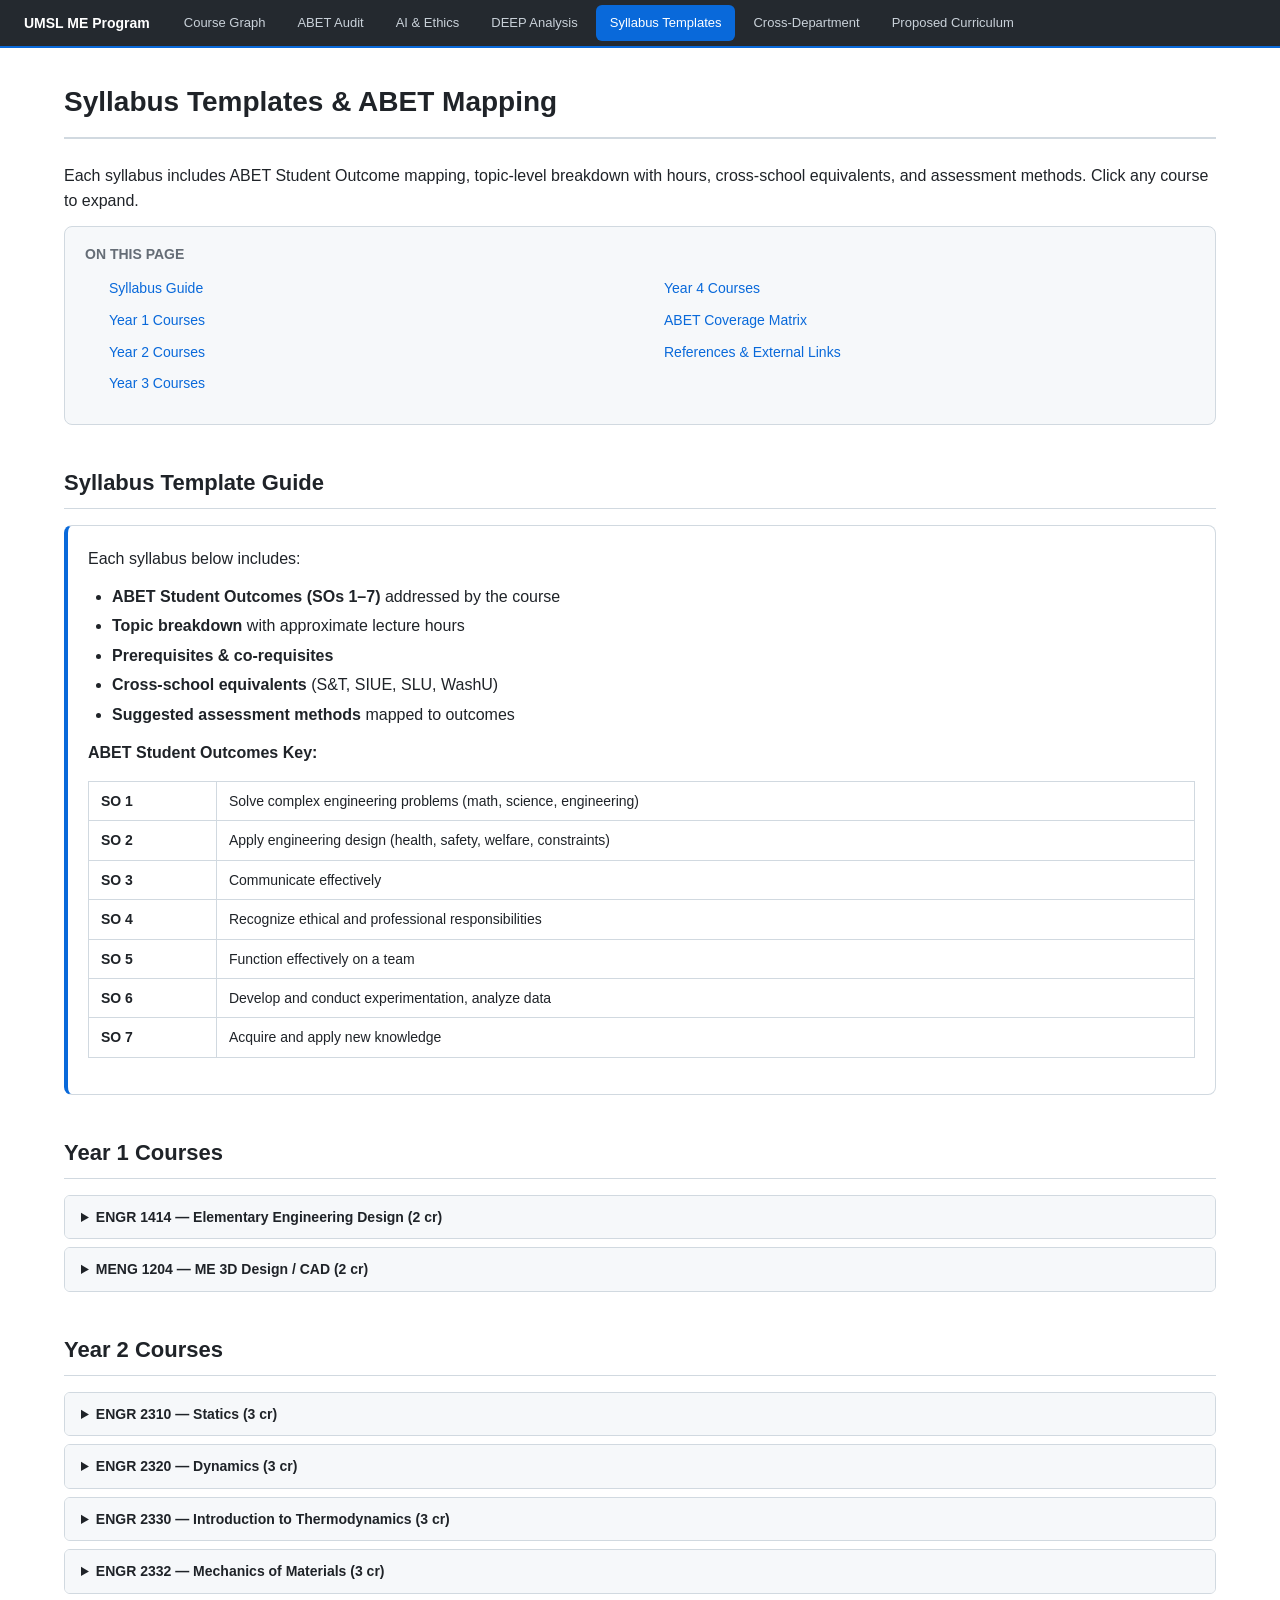
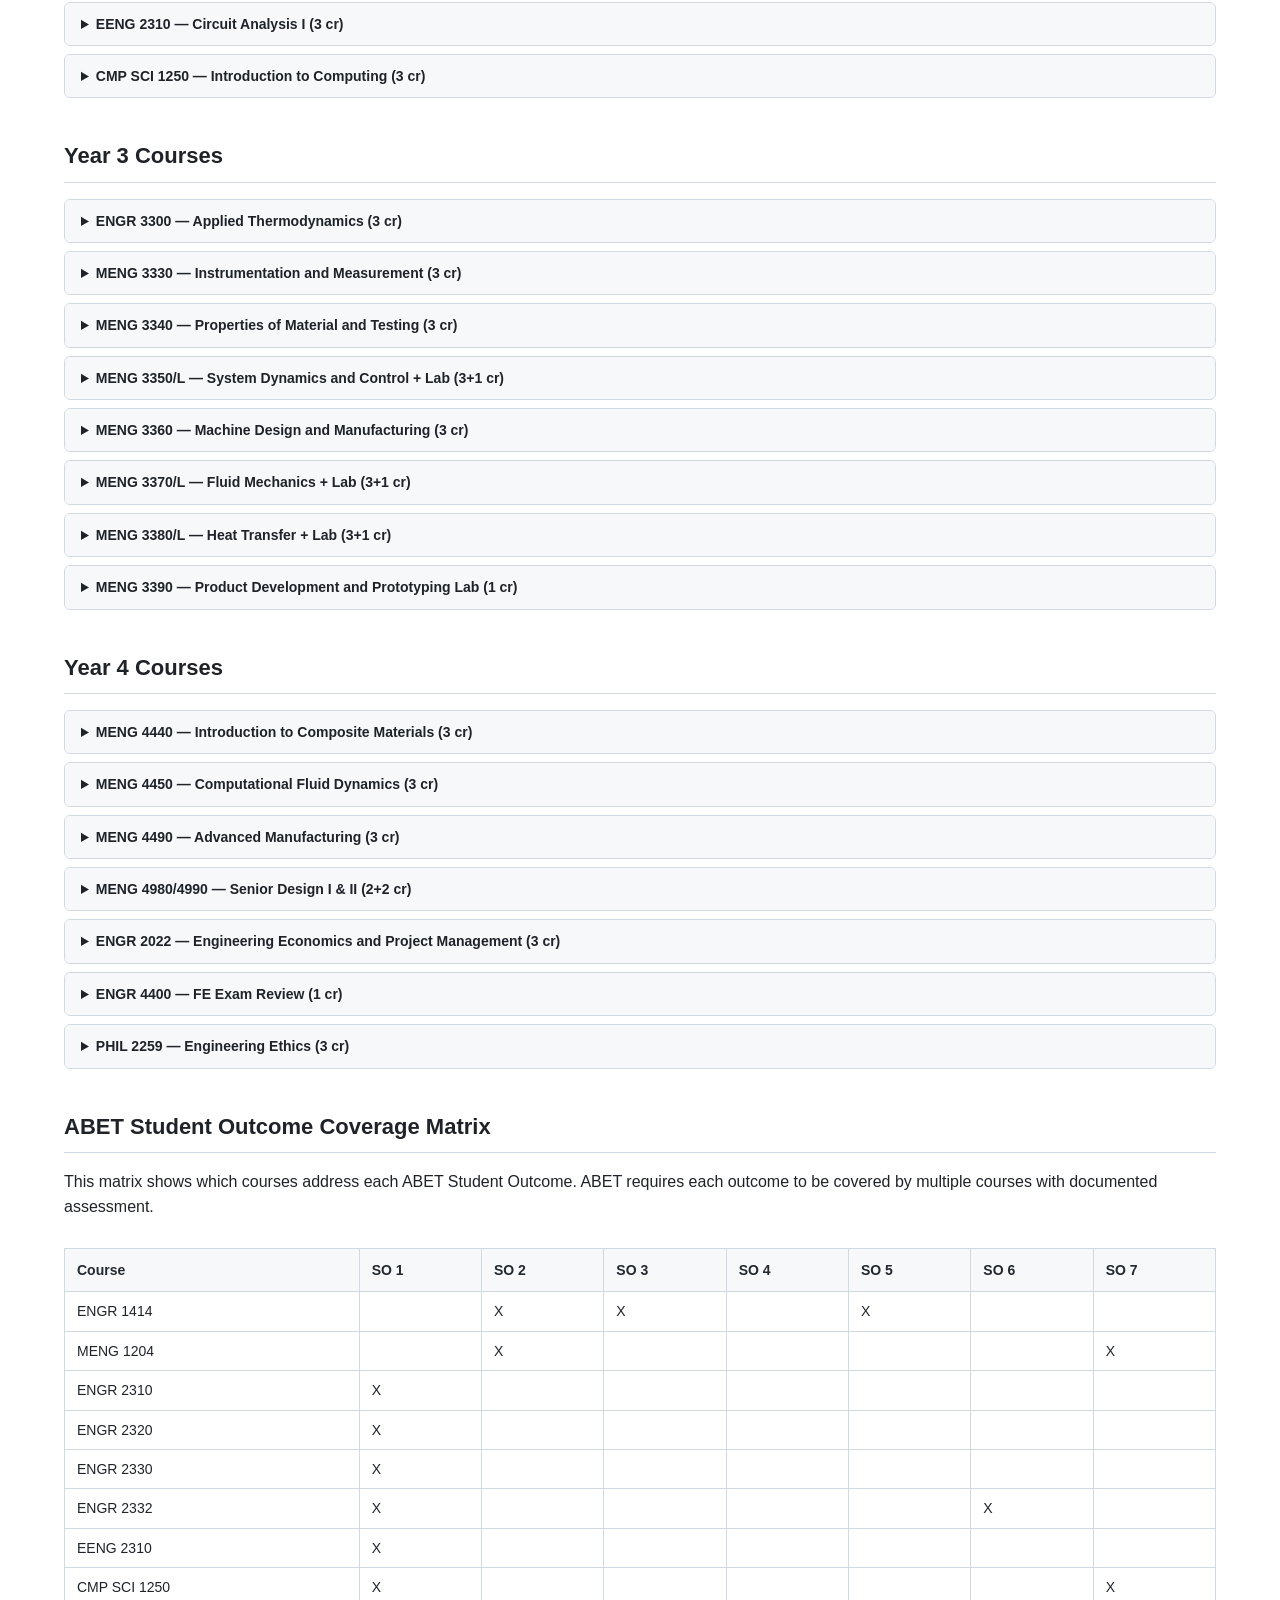
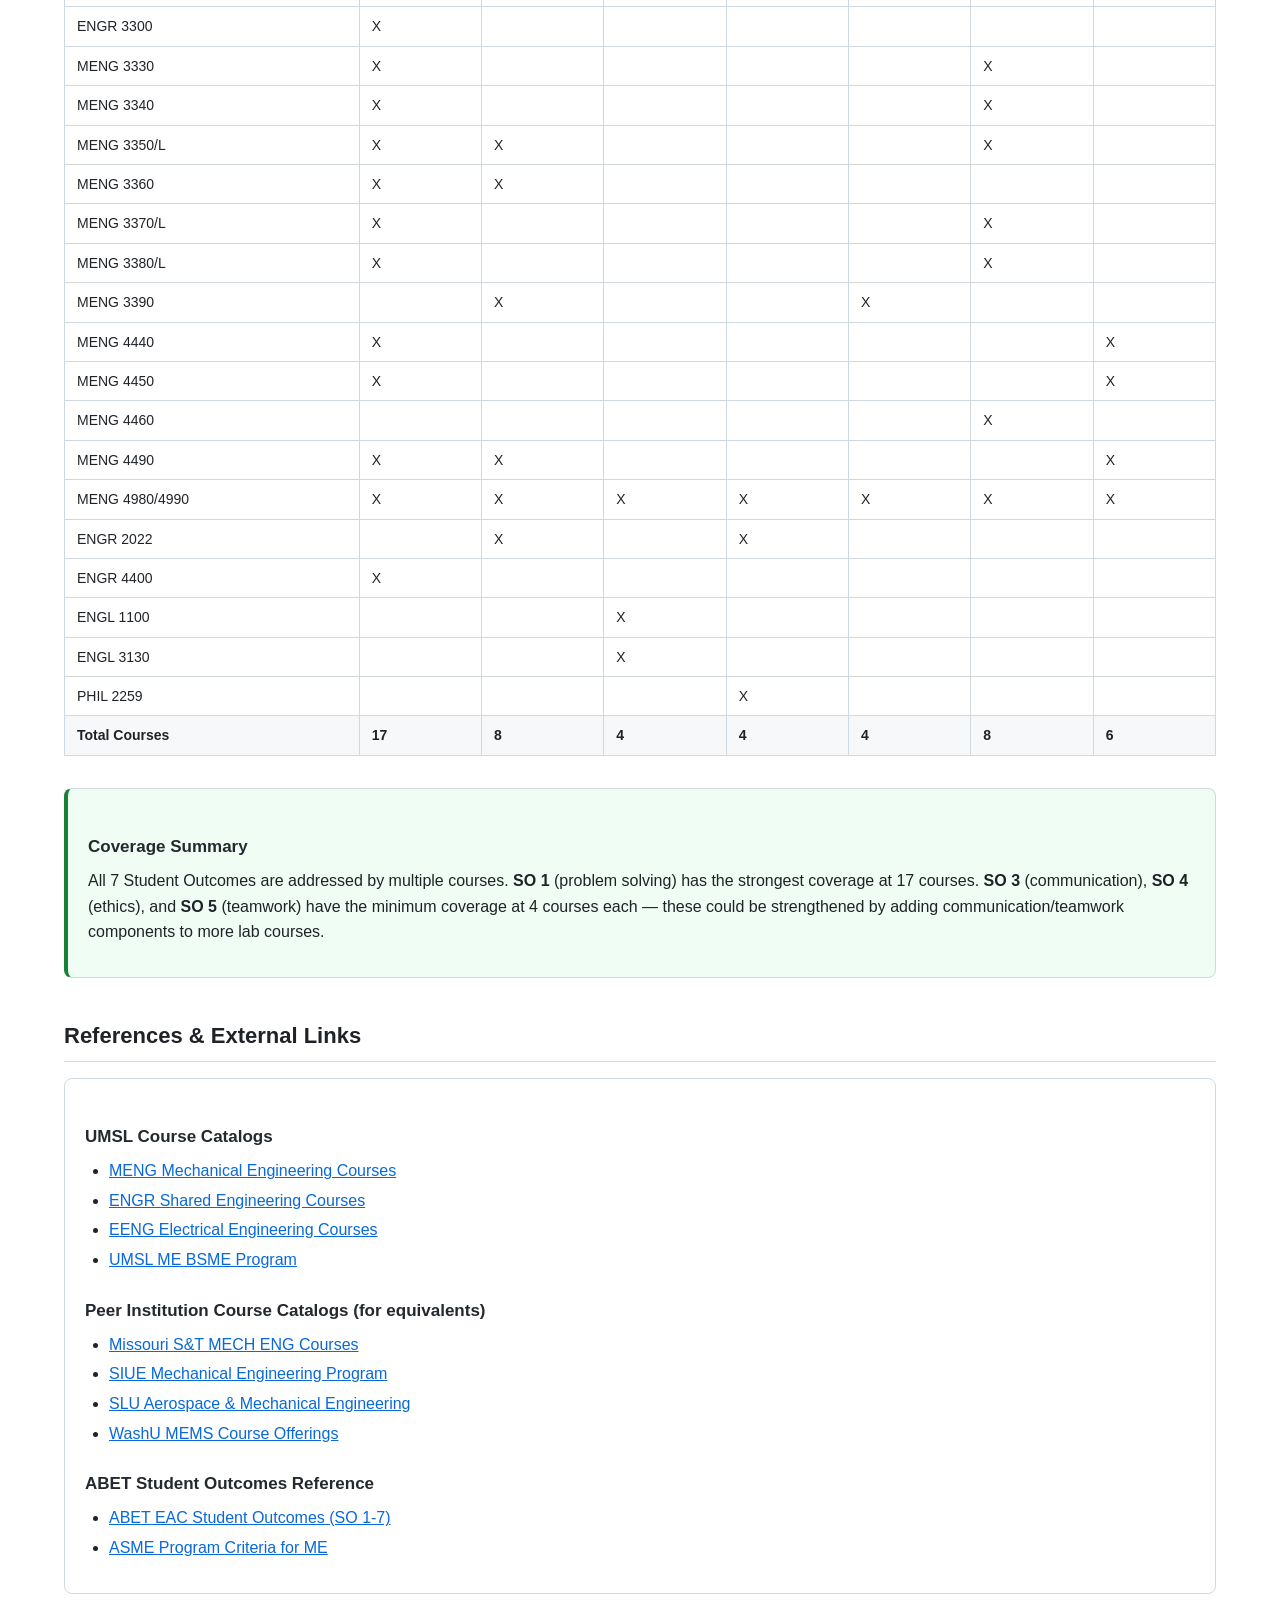
<file: syllabi.html>
<!DOCTYPE html>
<html lang="en">
<head>
    <meta charset="UTF-8">
    <meta name="viewport" content="width=device-width, initial-scale=1.0">
    <title>Syllabus Templates - UMSL ME</title>
    <link rel="stylesheet" href="nav.css">
    <script src="nav.js"></script>
</head>
<body>
<script>createNav('syllabi');</script>

<div class="page-container">
    <h1 class="page-title">Syllabus Templates &amp; ABET Mapping</h1>
    <p>Each syllabus includes ABET Student Outcome mapping, topic-level breakdown with hours, cross-school equivalents, and assessment methods. Click any course to expand.</p>

    <div class="page-toc">
        <h3>On This Page</h3>
        <ul>
            <li><a href="#guide">Syllabus Guide</a></li>
            <li><a href="#year1">Year 1 Courses</a></li>
            <li><a href="#year2">Year 2 Courses</a></li>
            <li><a href="#year3">Year 3 Courses</a></li>
            <li><a href="#year4">Year 4 Courses</a></li>
            <li><a href="#matrix">ABET Coverage Matrix</a></li>
            <li><a href="#references">References &amp; External Links</a></li>
        </ul>
    </div>

    <!-- Guide -->
    <h2 class="section-title section-anchor" id="guide">Syllabus Template Guide</h2>
    <div class="card card-highlight">
        <p>Each syllabus below includes:</p>
        <ul>
            <li><strong>ABET Student Outcomes (SOs 1&ndash;7)</strong> addressed by the course</li>
            <li><strong>Topic breakdown</strong> with approximate lecture hours</li>
            <li><strong>Prerequisites &amp; co-requisites</strong></li>
            <li><strong>Cross-school equivalents</strong> (S&amp;T, SIUE, SLU, WashU)</li>
            <li><strong>Suggested assessment methods</strong> mapped to outcomes</li>
        </ul>
        <p><strong>ABET Student Outcomes Key:</strong></p>
        <table>
            <tr><td><strong>SO 1</strong></td><td>Solve complex engineering problems (math, science, engineering)</td></tr>
            <tr><td><strong>SO 2</strong></td><td>Apply engineering design (health, safety, welfare, constraints)</td></tr>
            <tr><td><strong>SO 3</strong></td><td>Communicate effectively</td></tr>
            <tr><td><strong>SO 4</strong></td><td>Recognize ethical and professional responsibilities</td></tr>
            <tr><td><strong>SO 5</strong></td><td>Function effectively on a team</td></tr>
            <tr><td><strong>SO 6</strong></td><td>Develop and conduct experimentation, analyze data</td></tr>
            <tr><td><strong>SO 7</strong></td><td>Acquire and apply new knowledge</td></tr>
        </table>
    </div>

    <!-- Year 1 -->
    <h2 class="section-title section-anchor" id="year1">Year 1 Courses</h2>

    <details>
        <summary>ENGR 1414 &mdash; Elementary Engineering Design (2 cr)</summary>
        <div class="detail-content">
            <p><strong>SOs:</strong> <span class="badge badge-info">2</span> <span class="badge badge-info">3</span> <span class="badge badge-info">5</span></p>
            <p><strong>Prerequisites:</strong> MATH 1030+1035 or MATH 1045 or placement</p>
            <p><strong>Equivalents:</strong> S&amp;T MECH ENG 1720 | SIUE IE 106 | SLU SE 1700/1701 | WashU MEMS 1000</p>
            <p><strong>Description:</strong> Fundamental concepts of engineering design, project planning, teamwork, innovation, and systems integration through design-build-test projects.</p>
            <table>
                <thead><tr><th>Topic</th><th>Hours</th><th>SO</th></tr></thead>
                <tbody>
                    <tr><td>Engineering design process</td><td>4</td><td>2</td></tr>
                    <tr><td>Teamwork and project planning</td><td>2</td><td>5</td></tr>
                    <tr><td>CAD basics &amp; sketching</td><td>4</td><td>2</td></tr>
                    <tr><td>Design-build-test project</td><td>8</td><td>2,5</td></tr>
                    <tr><td>Technical communication</td><td>4</td><td>3</td></tr>
                    <tr><td>AI literacy for engineers</td><td>2</td><td>7</td></tr>
                </tbody>
            </table>
            <p><strong>Assessment:</strong> Design project report (SO 2,3), Peer evaluations (SO 5), Presentation (SO 3)</p>
        </div>
    </details>

    <details>
        <summary>MENG 1204 &mdash; ME 3D Design / CAD (2 cr)</summary>
        <div class="detail-content">
            <p><strong>SOs:</strong> <span class="badge badge-info">2</span> <span class="badge badge-info">7</span></p>
            <p><strong>Prerequisites:</strong> MATH 1030 or equivalent</p>
            <p><strong>Equivalents:</strong> S&amp;T MECH ENG 1761 | SIUE CE 204 | SLU MENG 1011 | WashU MEMS 1150</p>
            <table>
                <thead><tr><th>Topic</th><th>Hours</th><th>SO</th></tr></thead>
                <tbody>
                    <tr><td>Parametric sketching</td><td>6</td><td>2</td></tr>
                    <tr><td>Solid modeling</td><td>8</td><td>2</td></tr>
                    <tr><td>Assemblies &amp; mass properties</td><td>4</td><td>2</td></tr>
                    <tr><td>Engineering drawings &amp; GD&amp;T</td><td>6</td><td>2</td></tr>
                    <tr><td>3D printing intro</td><td>4</td><td>7</td></tr>
                </tbody>
            </table>
            <p><strong>Assessment:</strong> CAD assignments (SO 2), Reverse-engineering project (SO 7)</p>
        </div>
    </details>

    <!-- Year 2 -->
    <h2 class="section-title section-anchor" id="year2">Year 2 Courses</h2>

    <details>
        <summary>ENGR 2310 &mdash; Statics (3 cr)</summary>
        <div class="detail-content">
            <p><strong>SOs:</strong> <span class="badge badge-info">1</span></p>
            <p><strong>Prerequisites:</strong> MATH 1900, PHYSICS 2111</p>
            <p><strong>Equivalents:</strong> S&amp;T CIV ENG 2200 | SIUE CE 240 | SLU MENG 2100X | WashU MEMS 2510</p>
            <table>
                <thead><tr><th>Topic</th><th>Hours</th></tr></thead>
                <tbody>
                    <tr><td>Particle equilibrium (2D/3D)</td><td>4</td></tr>
                    <tr><td>Rigid body equilibrium</td><td>6</td></tr>
                    <tr><td>Structural analysis (trusses, frames)</td><td>6</td></tr>
                    <tr><td>Distributed forces &amp; centroids</td><td>8</td></tr>
                    <tr><td>Friction</td><td>4</td></tr>
                    <tr><td>Internal forces (shear/moment diagrams)</td><td>4</td></tr>
                    <tr><td>Moments of inertia</td><td>4</td></tr>
                </tbody>
            </table>
            <p><strong>Assessment:</strong> Homework sets (SO 1), Midterm exams (SO 1), Final exam (SO 1)</p>
        </div>
    </details>

    <details>
        <summary>ENGR 2320 &mdash; Dynamics (3 cr)</summary>
        <div class="detail-content">
            <p><strong>SOs:</strong> <span class="badge badge-info">1</span></p>
            <p><strong>Prerequisites:</strong> ENGR 2310; MATH 2000 (concurrent OK)</p>
            <p><strong>Equivalents:</strong> S&amp;T MECH ENG 2360 | SIUE ME 262 | SLU MENG 2150 | WashU MEMS 2520</p>
            <table>
                <thead><tr><th>Topic</th><th>Hours</th></tr></thead>
                <tbody>
                    <tr><td>Particle kinematics (rectilinear, curvilinear)</td><td>6</td></tr>
                    <tr><td>Newton's laws, equations of motion</td><td>6</td></tr>
                    <tr><td>Work-energy methods</td><td>6</td></tr>
                    <tr><td>Impulse-momentum methods</td><td>6</td></tr>
                    <tr><td>Rigid body kinematics</td><td>6</td></tr>
                    <tr><td>Rigid body kinetics</td><td>6</td></tr>
                </tbody>
            </table>
            <p><strong>Assessment:</strong> Problem sets (SO 1), Midterms (SO 1), Final (SO 1)</p>
        </div>
    </details>

    <details>
        <summary>ENGR 2330 &mdash; Introduction to Thermodynamics (3 cr)</summary>
        <div class="detail-content">
            <p><strong>SOs:</strong> <span class="badge badge-info">1</span></p>
            <p><strong>Prerequisites:</strong> MATH 1900, PHYSICS 2112/2112L</p>
            <p><strong>Equivalents:</strong> S&amp;T MECH ENG 2519 | SIUE ME 310 | SLU MENG 2310 | WashU MEMS 3400</p>
            <table>
                <thead><tr><th>Topic</th><th>Hours</th></tr></thead>
                <tbody>
                    <tr><td>Properties of pure substances</td><td>4</td></tr>
                    <tr><td>First law (closed systems)</td><td>6</td></tr>
                    <tr><td>First law (open systems / control volumes)</td><td>6</td></tr>
                    <tr><td>Second law of thermodynamics</td><td>6</td></tr>
                    <tr><td>Entropy</td><td>6</td></tr>
                    <tr><td>Ideal gas applications</td><td>4</td></tr>
                </tbody>
            </table>
            <p><strong>Assessment:</strong> Problem sets (SO 1), Midterms (SO 1), Final (SO 1)</p>
        </div>
    </details>

    <details>
        <summary>ENGR 2332 &mdash; Mechanics of Materials (3 cr)</summary>
        <div class="detail-content">
            <p><strong>SOs:</strong> <span class="badge badge-info">1</span> <span class="badge badge-info">6</span></p>
            <p><strong>Prerequisites:</strong> ENGR 2310</p>
            <p><strong>Equivalents:</strong> S&amp;T CIV ENG 2210 | SIUE CE 242 | SLU MENG 3105 | WashU MEMS 2510 (combined with Statics)</p>
            <table>
                <thead><tr><th>Topic</th><th>Hours</th></tr></thead>
                <tbody>
                    <tr><td>Stress and strain concepts</td><td>6</td></tr>
                    <tr><td>Axial loading</td><td>4</td></tr>
                    <tr><td>Torsion</td><td>4</td></tr>
                    <tr><td>Bending stresses</td><td>8</td></tr>
                    <tr><td>Transverse shear</td><td>4</td></tr>
                    <tr><td>Combined loading / Mohr's circle</td><td>4</td></tr>
                    <tr><td>Deflection of beams</td><td>4</td></tr>
                    <tr><td>Column buckling</td><td>2</td></tr>
                </tbody>
            </table>
            <p><strong>Assessment:</strong> Problem sets (SO 1), Exams (SO 1), Lab project optional (SO 6)</p>
        </div>
    </details>

    <details>
        <summary>EENG 2310 &mdash; Circuit Analysis I (3 cr)</summary>
        <div class="detail-content">
            <p><strong>SOs:</strong> <span class="badge badge-info">1</span></p>
            <p><strong>Prerequisites:</strong> PHYSICS 2112, MATH 2000</p>
            <p><strong>Equivalents:</strong> S&amp;T ELEC ENG 2800 | SIUE ECE 210 | SLU ECE 1100+1200 | WashU MEMS 2000</p>
            <table>
                <thead><tr><th>Topic</th><th>Hours</th></tr></thead>
                <tbody>
                    <tr><td>DC circuits, Ohm's law, KVL/KCL</td><td>8</td></tr>
                    <tr><td>Network theorems (Thevenin, Norton)</td><td>4</td></tr>
                    <tr><td>Capacitors and inductors</td><td>4</td></tr>
                    <tr><td>First/second order transients</td><td>4</td></tr>
                    <tr><td>AC steady-state analysis (phasors)</td><td>8</td></tr>
                    <tr><td>Frequency response / filters</td><td>4</td></tr>
                    <tr><td>Op-amp circuits</td><td>4</td></tr>
                </tbody>
            </table>
            <p><strong>Assessment:</strong> Problem sets (SO 1), Midterms (SO 1), Final (SO 1)</p>
        </div>
    </details>

    <details>
        <summary>CMP SCI 1250 &mdash; Introduction to Computing (3 cr)</summary>
        <div class="detail-content">
            <p><strong>SOs:</strong> <span class="badge badge-info">1</span> <span class="badge badge-info">7</span></p>
            <p><strong>Prerequisites:</strong> None</p>
            <p><strong>Equivalents:</strong> S&amp;T CS 1570/1970 series | SIUE CS 145 | SLU CSCI 1060 | WashU ENGR 1201 / CSE 1301</p>
            <p><em>Revised for AI era &mdash; Python-first approach</em></p>
            <table>
                <thead><tr><th>Topic</th><th>Hours</th></tr></thead>
                <tbody>
                    <tr><td>Python fundamentals (variables, loops, functions)</td><td>8</td></tr>
                    <tr><td>Data structures (lists, dicts, arrays)</td><td>4</td></tr>
                    <tr><td>File I/O and data import</td><td>4</td></tr>
                    <tr><td>Data analysis with NumPy/pandas</td><td>6</td></tr>
                    <tr><td>Plotting and visualization (matplotlib)</td><td>4</td></tr>
                    <tr><td>Intro to ML concepts (regression, classification)</td><td>4</td></tr>
                    <tr><td>AI tools for engineers (LLMs, prompt engineering)</td><td>4</td></tr>
                    <tr><td>ME application projects</td><td>2</td></tr>
                </tbody>
            </table>
            <p><strong>Assessment:</strong> Coding assignments (SO 1), Data analysis project (SO 1,7), AI tool evaluation report (SO 7)</p>
        </div>
    </details>

    <!-- Year 3 -->
    <h2 class="section-title section-anchor" id="year3">Year 3 Courses</h2>

    <details>
        <summary>ENGR 3300 &mdash; Applied Thermodynamics (3 cr)</summary>
        <div class="detail-content">
            <p><strong>SOs:</strong> <span class="badge badge-info">1</span></p>
            <p><strong>Prerequisites:</strong> ENGR 2330</p>
            <p><strong>Equivalents:</strong> S&amp;T MECH ENG 3521 | SIUE ME 312 | WashU MEMS 3430</p>
            <table>
                <thead><tr><th>Topic</th><th>Hours</th></tr></thead>
                <tbody>
                    <tr><td>Vapor power cycles (Rankine)</td><td>6</td></tr>
                    <tr><td>Gas power cycles (Otto, Diesel, Brayton)</td><td>6</td></tr>
                    <tr><td>Refrigeration &amp; heat pump cycles</td><td>4</td></tr>
                    <tr><td>Gas mixtures</td><td>4</td></tr>
                    <tr><td>Psychrometrics</td><td>4</td></tr>
                    <tr><td>Combustion</td><td>6</td></tr>
                    <tr><td>Exergy / availability analysis</td><td>4</td></tr>
                </tbody>
            </table>
            <p><strong>Assessment:</strong> Problem sets (SO 1), Midterms (SO 1), Cycle design project (SO 1)</p>
        </div>
    </details>

    <details>
        <summary>MENG 3330 &mdash; Instrumentation and Measurement (3 cr)</summary>
        <div class="detail-content">
            <p><strong>SOs:</strong> <span class="badge badge-info">1</span> <span class="badge badge-info">6</span></p>
            <p><strong>Prerequisites:</strong> EENG 2310</p>
            <p><strong>Equivalents:</strong> S&amp;T MECH ENG 4840 | SLU MENG 2450 | WashU MEMS 2050</p>
            <table>
                <thead><tr><th>Topic</th><th>Hours</th></tr></thead>
                <tbody>
                    <tr><td>Measurement statistics &amp; uncertainty</td><td>6</td></tr>
                    <tr><td>Sensors (temperature, pressure, force, flow)</td><td>8</td></tr>
                    <tr><td>Signal conditioning &amp; filtering</td><td>4</td></tr>
                    <tr><td>Data acquisition systems (DAQ)</td><td>6</td></tr>
                    <tr><td>Strain gauges &amp; Wheatstone bridge</td><td>4</td></tr>
                    <tr><td>ME measurement applications</td><td>8</td></tr>
                </tbody>
            </table>
            <p><strong>Assessment:</strong> Lab reports (SO 6), Measurement project (SO 1,6), Exams (SO 1)</p>
        </div>
    </details>

    <details>
        <summary>MENG 3340 &mdash; Properties of Material and Testing (3 cr)</summary>
        <div class="detail-content">
            <p><strong>SOs:</strong> <span class="badge badge-info">1</span> <span class="badge badge-info">6</span></p>
            <p><strong>Prerequisites:</strong> ENGR 2332</p>
            <p><strong>Equivalents:</strong> S&amp;T MET ENG 2110 | SIUE ME 370 | SLU MENG 3510X | WashU MEMS 2610</p>
            <table>
                <thead><tr><th>Topic</th><th>Hours</th></tr></thead>
                <tbody>
                    <tr><td>Crystal structure &amp; defects</td><td>4</td></tr>
                    <tr><td>Phase diagrams</td><td>6</td></tr>
                    <tr><td>Mechanical properties &amp; testing</td><td>6</td></tr>
                    <tr><td>Failure modes (fatigue, creep, fracture)</td><td>6</td></tr>
                    <tr><td>Materials selection methodology</td><td>4</td></tr>
                    <tr><td>Polymers, ceramics, composites intro</td><td>6</td></tr>
                    <tr><td>Heat treatment &amp; processing</td><td>4</td></tr>
                </tbody>
            </table>
            <p><strong>Assessment:</strong> Problem sets (SO 1), Lab testing reports (SO 6), Materials selection project (SO 1)</p>
        </div>
    </details>

    <details>
        <summary>MENG 3350/L &mdash; System Dynamics and Control + Lab (3+1 cr)</summary>
        <div class="detail-content">
            <p><strong>SOs:</strong> <span class="badge badge-info">1</span> <span class="badge badge-info">2</span> <span class="badge badge-info">6</span></p>
            <p><strong>Prerequisites:</strong> MATH 2020, ENGR 2320, CMP SCI 1250</p>
            <p><strong>Equivalents:</strong> S&amp;T MECH ENG 3411 | SIUE ME 356 | SLU MENG 3110 | WashU MEMS 4320</p>
            <p><em>Revised: includes vibrations intro and data-driven modeling</em></p>
            <table>
                <thead><tr><th>Topic</th><th>Hours</th></tr></thead>
                <tbody>
                    <tr><td>System modeling (mechanical, electrical, fluid)</td><td>6</td></tr>
                    <tr><td>Laplace transforms &amp; transfer functions</td><td>6</td></tr>
                    <tr><td>Block diagrams &amp; signal flow</td><td>2</td></tr>
                    <tr><td>Time-domain response</td><td>4</td></tr>
                    <tr><td>PID controller design</td><td>6</td></tr>
                    <tr><td>Root locus &amp; frequency response</td><td>4</td></tr>
                    <tr><td>Free and forced vibrations intro</td><td>4</td></tr>
                    <tr><td>Data-driven modeling &amp; digital twins</td><td>2</td></tr>
                    <tr><td><strong>Lab:</strong> Controller design experiments</td><td>14</td></tr>
                </tbody>
            </table>
            <p><strong>Assessment:</strong> Problem sets (SO 1), Controller design project (SO 2), Lab reports (SO 6), Exams (SO 1)</p>
        </div>
    </details>

    <details>
        <summary>MENG 3360 &mdash; Machine Design and Manufacturing (3 cr)</summary>
        <div class="detail-content">
            <p><strong>SOs:</strong> <span class="badge badge-info">1</span> <span class="badge badge-info">2</span></p>
            <p><strong>Prerequisites:</strong> ENGR 2332; MENG 3340 (concurrent)</p>
            <p><strong>Equivalents:</strong> S&amp;T MECH ENG 3708 | SIUE ME 380 | SLU MENG 3010 | WashU MEMS 3110</p>
            <p><em>Revised: includes generative design and topology optimization</em></p>
            <table>
                <thead><tr><th>Topic</th><th>Hours</th></tr></thead>
                <tbody>
                    <tr><td>Design methodology &amp; safety factors</td><td>4</td></tr>
                    <tr><td>Fatigue analysis</td><td>6</td></tr>
                    <tr><td>Shafts and bearings</td><td>6</td></tr>
                    <tr><td>Gears</td><td>4</td></tr>
                    <tr><td>Springs and fasteners</td><td>4</td></tr>
                    <tr><td>Manufacturing processes overview</td><td>4</td></tr>
                    <tr><td>Generative design &amp; topology optimization</td><td>4</td></tr>
                    <tr><td>Design for manufacturing (DFM)</td><td>4</td></tr>
                </tbody>
            </table>
            <p><strong>Assessment:</strong> Design problems (SO 1), Machine element design project (SO 2), Exams (SO 1)</p>
        </div>
    </details>

    <details>
        <summary>MENG 3370/L &mdash; Fluid Mechanics + Lab (3+1 cr)</summary>
        <div class="detail-content">
            <p><strong>SOs:</strong> <span class="badge badge-info">1</span> <span class="badge badge-info">6</span></p>
            <p><strong>Prerequisites:</strong> MATH 2020, ENGR 2320, ENGR 2330</p>
            <p><strong>Equivalents:</strong> S&amp;T MECH ENG 3131 | SIUE ME 315 | SLU MENG 3200 | WashU MEMS 3410</p>
            <table>
                <thead><tr><th>Topic</th><th>Hours</th></tr></thead>
                <tbody>
                    <tr><td>Fluid properties</td><td>2</td></tr>
                    <tr><td>Fluid statics</td><td>4</td></tr>
                    <tr><td>Bernoulli equation &amp; applications</td><td>4</td></tr>
                    <tr><td>Conservation laws (mass, momentum, energy)</td><td>6</td></tr>
                    <tr><td>Dimensional analysis &amp; similitude</td><td>4</td></tr>
                    <tr><td>Pipe flow &amp; losses</td><td>6</td></tr>
                    <tr><td>External flow &amp; drag</td><td>4</td></tr>
                    <tr><td>Compressible flow intro</td><td>4</td></tr>
                    <tr><td><strong>Lab:</strong> Pipe flow, drag, Bernoulli experiments</td><td>14</td></tr>
                </tbody>
            </table>
            <p><strong>Assessment:</strong> Problem sets (SO 1), Lab reports (SO 6), Midterms (SO 1), Final (SO 1)</p>
        </div>
    </details>

    <details>
        <summary>MENG 3380/L &mdash; Heat Transfer + Lab (3+1 cr)</summary>
        <div class="detail-content">
            <p><strong>SOs:</strong> <span class="badge badge-info">1</span> <span class="badge badge-info">6</span></p>
            <p><strong>Prerequisites:</strong> MATH 2020, MENG 3370</p>
            <p><strong>Equivalents:</strong> S&amp;T MECH ENG 3525 | SIUE ME 410 | SLU MENG 4300 | WashU MEMS 3420</p>
            <table>
                <thead><tr><th>Topic</th><th>Hours</th></tr></thead>
                <tbody>
                    <tr><td>Steady-state conduction</td><td>6</td></tr>
                    <tr><td>Transient conduction</td><td>4</td></tr>
                    <tr><td>Extended surfaces (fins)</td><td>4</td></tr>
                    <tr><td>Forced convection</td><td>6</td></tr>
                    <tr><td>Natural convection</td><td>4</td></tr>
                    <tr><td>Radiation</td><td>6</td></tr>
                    <tr><td>Heat exchangers</td><td>6</td></tr>
                    <tr><td><strong>Lab:</strong> Conduction, convection, radiation experiments</td><td>14</td></tr>
                </tbody>
            </table>
            <p><strong>Assessment:</strong> Problem sets (SO 1), Lab reports (SO 6), HX design project (SO 1), Exams (SO 1)</p>
        </div>
    </details>

    <details>
        <summary>MENG 3390 &mdash; Product Development and Prototyping Lab (1 cr)</summary>
        <div class="detail-content">
            <p><strong>SOs:</strong> <span class="badge badge-info">2</span> <span class="badge badge-info">5</span></p>
            <p><strong>Prerequisites:</strong> ENGR 2332</p>
            <table>
                <thead><tr><th>Topic</th><th>Hours</th></tr></thead>
                <tbody>
                    <tr><td>Product development process</td><td>2</td></tr>
                    <tr><td>Additive manufacturing</td><td>4</td></tr>
                    <tr><td>Reverse engineering</td><td>4</td></tr>
                    <tr><td>Rapid prototyping project</td><td>4</td></tr>
                </tbody>
            </table>
            <p><strong>Assessment:</strong> Prototype project (SO 2,5)</p>
        </div>
    </details>

    <!-- Year 4 -->
    <h2 class="section-title section-anchor" id="year4">Year 4 Courses</h2>

    <details>
        <summary>MENG 4440 &mdash; Introduction to Composite Materials (3 cr)</summary>
        <div class="detail-content">
            <p><strong>SOs:</strong> <span class="badge badge-info">1</span> <span class="badge badge-info">7</span></p>
            <p><strong>Prerequisites:</strong> MENG 3340</p>
            <p><strong>Equivalents:</strong> S&amp;T MECH ENG 5282 | WashU (elective)</p>
            <table>
                <thead><tr><th>Topic</th><th>Hours</th></tr></thead>
                <tbody>
                    <tr><td>Fiber and matrix materials</td><td>4</td></tr>
                    <tr><td>Micromechanics</td><td>6</td></tr>
                    <tr><td>Laminate theory (CLT)</td><td>8</td></tr>
                    <tr><td>Failure criteria</td><td>6</td></tr>
                    <tr><td>Manufacturing methods</td><td>4</td></tr>
                    <tr><td>Testing &amp; characterization</td><td>4</td></tr>
                    <tr><td>Design applications</td><td>4</td></tr>
                </tbody>
            </table>
            <p><strong>Assessment:</strong> Problem sets (SO 1), Laminate analysis project (SO 1,7), Exams (SO 1)</p>
        </div>
    </details>

    <details>
        <summary>MENG 4450 &mdash; Computational Fluid Dynamics (3 cr)</summary>
        <div class="detail-content">
            <p><strong>SOs:</strong> <span class="badge badge-info">1</span> <span class="badge badge-info">7</span></p>
            <p><strong>Prerequisites:</strong> MENG 3370, MENG 3380</p>
            <p><strong>Equivalents:</strong> S&amp;T MECH ENG 5139 | WashU (elective)</p>
            <p><em>Revised: includes PINNs and ML surrogate models</em></p>
            <table>
                <thead><tr><th>Topic</th><th>Hours</th></tr></thead>
                <tbody>
                    <tr><td>Governing equations (NS, continuity, energy)</td><td>4</td></tr>
                    <tr><td>Discretization (FDM, FVM)</td><td>6</td></tr>
                    <tr><td>Grid generation</td><td>4</td></tr>
                    <tr><td>Solution algorithms (SIMPLE, etc.)</td><td>4</td></tr>
                    <tr><td>Turbulence modeling (RANS, LES)</td><td>4</td></tr>
                    <tr><td>Physics-informed neural networks (PINNs)</td><td>4</td></tr>
                    <tr><td>ML surrogate models</td><td>2</td></tr>
                    <tr><td>Commercial CFD software projects</td><td>8</td></tr>
                </tbody>
            </table>
            <p><strong>Assessment:</strong> Coding assignments (SO 1), CFD project (SO 1,7), Exams (SO 1)</p>
        </div>
    </details>

    <details>
        <summary>MENG 4490 &mdash; Advanced Manufacturing (3 cr)</summary>
        <div class="detail-content">
            <p><strong>SOs:</strong> <span class="badge badge-info">1</span> <span class="badge badge-info">2</span> <span class="badge badge-info">7</span></p>
            <p><strong>Prerequisites:</strong> MENG 3390</p>
            <p><strong>Equivalents:</strong> S&amp;T MECH ENG 3653 | WashU (elective)</p>
            <p><em>Revised: includes Industry 4.0 and AI in manufacturing</em></p>
            <table>
                <thead><tr><th>Topic</th><th>Hours</th></tr></thead>
                <tbody>
                    <tr><td>CNC machining principles</td><td>4</td></tr>
                    <tr><td>Advanced additive manufacturing</td><td>6</td></tr>
                    <tr><td>Automation and robotics</td><td>4</td></tr>
                    <tr><td>Industry 4.0 / IoT in manufacturing</td><td>4</td></tr>
                    <tr><td>AI-driven process optimization</td><td>4</td></tr>
                    <tr><td>Computer vision for quality control</td><td>4</td></tr>
                    <tr><td>Smart manufacturing / digital twins</td><td>6</td></tr>
                    <tr><td>Sustainable manufacturing</td><td>4</td></tr>
                </tbody>
            </table>
            <p><strong>Assessment:</strong> Problem sets (SO 1), Manufacturing process project (SO 2), Industry 4.0 case study (SO 7)</p>
        </div>
    </details>

    <details>
        <summary>MENG 4980/4990 &mdash; Senior Design I &amp; II (2+2 cr)</summary>
        <div class="detail-content">
            <p><strong>SOs:</strong> <span class="badge badge-info">1</span> <span class="badge badge-info">2</span> <span class="badge badge-info">3</span> <span class="badge badge-info">4</span> <span class="badge badge-info">5</span> <span class="badge badge-info">6</span> <span class="badge badge-info">7</span> &mdash; <em>ALL outcomes</em></p>
            <p><strong>Prerequisites:</strong> MENG 3360, MENG 3380 (concurrent OK); senior standing</p>
            <p><strong>Equivalents:</strong> S&amp;T MECH ENG 4761 | SIUE ME 482/484 | SLU MENG 4024 | WashU MEMS 4110</p>
            <table>
                <thead><tr><th>Topic</th><th>Hours</th></tr></thead>
                <tbody>
                    <tr><td>Project planning &amp; requirements</td><td>4</td></tr>
                    <tr><td>Concept generation &amp; selection</td><td>4</td></tr>
                    <tr><td>Engineering analysis &amp; simulation</td><td>8</td></tr>
                    <tr><td>Prototyping &amp; fabrication</td><td>8</td></tr>
                    <tr><td>Testing &amp; validation</td><td>6</td></tr>
                    <tr><td>Technical documentation</td><td>4</td></tr>
                    <tr><td>Oral presentations &amp; reviews</td><td>4</td></tr>
                    <tr><td>Ethics review &amp; AI tool documentation</td><td>4</td></tr>
                </tbody>
            </table>
            <p><strong>Assessment:</strong> Design reports (SO 1,2,3), Peer evaluations (SO 5), Prototype demo (SO 6), Ethics reflection (SO 4), Final presentation (SO 3), Self-directed learning portfolio (SO 7)</p>
        </div>
    </details>

    <details>
        <summary>ENGR 2022 &mdash; Engineering Economics and Project Management (3 cr)</summary>
        <div class="detail-content">
            <p><strong>SOs:</strong> <span class="badge badge-info">2</span> <span class="badge badge-info">4</span></p>
            <p><strong>Equivalents:</strong> S&amp;T ENG MGT 1210 | SIUE IE 345 | WashU (no direct equiv.)</p>
            <table>
                <thead><tr><th>Topic</th><th>Hours</th></tr></thead>
                <tbody>
                    <tr><td>Time value of money</td><td>6</td></tr>
                    <tr><td>Economic analysis methods (PW, AW, IRR)</td><td>8</td></tr>
                    <tr><td>Depreciation &amp; taxes</td><td>4</td></tr>
                    <tr><td>Project management fundamentals</td><td>6</td></tr>
                    <tr><td>Risk analysis &amp; decision making</td><td>6</td></tr>
                    <tr><td>Engineering economy case studies</td><td>6</td></tr>
                </tbody>
            </table>
            <p><strong>Assessment:</strong> Problem sets (SO 2), Case study analysis (SO 4), Project plan (SO 2)</p>
        </div>
    </details>

    <details>
        <summary>ENGR 4400 &mdash; FE Exam Review (1 cr)</summary>
        <div class="detail-content">
            <p><strong>SOs:</strong> <span class="badge badge-info">1</span></p>
            <p><strong>Prerequisites:</strong> Senior standing</p>
            <p>Comprehensive review of all ME topics for the Fundamentals of Engineering (FE) licensing exam. Covers math, statics, dynamics, thermodynamics, fluids, heat transfer, materials, circuits, ethics, and engineering economics.</p>
            <p><strong>Assessment:</strong> Practice FE exam scores (SO 1)</p>
        </div>
    </details>

    <details>
        <summary>PHIL 2259 &mdash; Engineering Ethics (3 cr)</summary>
        <div class="detail-content">
            <p><strong>SOs:</strong> <span class="badge badge-info">4</span></p>
            <p><em>Revised for AI era</em></p>
            <table>
                <thead><tr><th>Topic</th><th>Hours</th></tr></thead>
                <tbody>
                    <tr><td>Ethical theories &amp; frameworks</td><td>4</td></tr>
                    <tr><td>Engineering codes of ethics (NSPE, ASME)</td><td>4</td></tr>
                    <tr><td>Case studies: classical failures (Challenger, Bhopal)</td><td>4</td></tr>
                    <tr><td>Whistleblowing &amp; professional responsibility</td><td>4</td></tr>
                    <tr><td>AI decision-making liability</td><td>4</td></tr>
                    <tr><td>Algorithmic bias in engineering</td><td>4</td></tr>
                    <tr><td>Autonomous systems ethics</td><td>4</td></tr>
                    <tr><td>Data privacy, IP, and responsible AI use</td><td>4</td></tr>
                    <tr><td>Environmental justice &amp; sustainability ethics</td><td>4</td></tr>
                </tbody>
            </table>
            <p><strong>Assessment:</strong> Ethics case studies (SO 4), AI ethics position paper (SO 4), Group debate (SO 4)</p>
        </div>
    </details>

    <!-- ABET Matrix -->
    <h2 class="section-title section-anchor" id="matrix">ABET Student Outcome Coverage Matrix</h2>
    <p>This matrix shows which courses address each ABET Student Outcome. ABET requires each outcome to be covered by multiple courses with documented assessment.</p>

    <div style="overflow-x:auto;">
    <table>
        <thead>
            <tr><th>Course</th><th>SO 1</th><th>SO 2</th><th>SO 3</th><th>SO 4</th><th>SO 5</th><th>SO 6</th><th>SO 7</th></tr>
        </thead>
        <tbody>
            <tr><td>ENGR 1414</td><td></td><td>X</td><td>X</td><td></td><td>X</td><td></td><td></td></tr>
            <tr><td>MENG 1204</td><td></td><td>X</td><td></td><td></td><td></td><td></td><td>X</td></tr>
            <tr><td>ENGR 2310</td><td>X</td><td></td><td></td><td></td><td></td><td></td><td></td></tr>
            <tr><td>ENGR 2320</td><td>X</td><td></td><td></td><td></td><td></td><td></td><td></td></tr>
            <tr><td>ENGR 2330</td><td>X</td><td></td><td></td><td></td><td></td><td></td><td></td></tr>
            <tr><td>ENGR 2332</td><td>X</td><td></td><td></td><td></td><td></td><td>X</td><td></td></tr>
            <tr><td>EENG 2310</td><td>X</td><td></td><td></td><td></td><td></td><td></td><td></td></tr>
            <tr><td>CMP SCI 1250</td><td>X</td><td></td><td></td><td></td><td></td><td></td><td>X</td></tr>
            <tr><td>ENGR 3300</td><td>X</td><td></td><td></td><td></td><td></td><td></td><td></td></tr>
            <tr><td>MENG 3330</td><td>X</td><td></td><td></td><td></td><td></td><td>X</td><td></td></tr>
            <tr><td>MENG 3340</td><td>X</td><td></td><td></td><td></td><td></td><td>X</td><td></td></tr>
            <tr><td>MENG 3350/L</td><td>X</td><td>X</td><td></td><td></td><td></td><td>X</td><td></td></tr>
            <tr><td>MENG 3360</td><td>X</td><td>X</td><td></td><td></td><td></td><td></td><td></td></tr>
            <tr><td>MENG 3370/L</td><td>X</td><td></td><td></td><td></td><td></td><td>X</td><td></td></tr>
            <tr><td>MENG 3380/L</td><td>X</td><td></td><td></td><td></td><td></td><td>X</td><td></td></tr>
            <tr><td>MENG 3390</td><td></td><td>X</td><td></td><td></td><td>X</td><td></td><td></td></tr>
            <tr><td>MENG 4440</td><td>X</td><td></td><td></td><td></td><td></td><td></td><td>X</td></tr>
            <tr><td>MENG 4450</td><td>X</td><td></td><td></td><td></td><td></td><td></td><td>X</td></tr>
            <tr><td>MENG 4460</td><td></td><td></td><td></td><td></td><td></td><td>X</td><td></td></tr>
            <tr><td>MENG 4490</td><td>X</td><td>X</td><td></td><td></td><td></td><td></td><td>X</td></tr>
            <tr><td>MENG 4980/4990</td><td>X</td><td>X</td><td>X</td><td>X</td><td>X</td><td>X</td><td>X</td></tr>
            <tr><td>ENGR 2022</td><td></td><td>X</td><td></td><td>X</td><td></td><td></td><td></td></tr>
            <tr><td>ENGR 4400</td><td>X</td><td></td><td></td><td></td><td></td><td></td><td></td></tr>
            <tr><td>ENGL 1100</td><td></td><td></td><td>X</td><td></td><td></td><td></td><td></td></tr>
            <tr><td>ENGL 3130</td><td></td><td></td><td>X</td><td></td><td></td><td></td><td></td></tr>
            <tr><td>PHIL 2259</td><td></td><td></td><td></td><td>X</td><td></td><td></td><td></td></tr>
            <tr style="background:#f6f8fa; font-weight:bold;">
                <td><strong>Total Courses</strong></td>
                <td>17</td><td>8</td><td>4</td><td>4</td><td>4</td><td>8</td><td>6</td>
            </tr>
        </tbody>
    </table>
    </div>

    <div class="card card-success">
        <h3>Coverage Summary</h3>
        <p>All 7 Student Outcomes are addressed by multiple courses. <strong>SO 1</strong> (problem solving) has the strongest coverage at 17 courses. <strong>SO 3</strong> (communication), <strong>SO 4</strong> (ethics), and <strong>SO 5</strong> (teamwork) have the minimum coverage at 4 courses each &mdash; these could be strengthened by adding communication/teamwork components to more lab courses.</p>
    </div>

    <!-- References and External Links -->
    <h2 class="section-title section-anchor" id="references">References &amp; External Links</h2>
    <div class="card">
        <h3>UMSL Course Catalogs</h3>
        <ul>
            <li><a href="https://bulletin.umsl.edu/coursesofinstruction/meng/" target="_blank" rel="noopener">MENG Mechanical Engineering Courses</a></li>
            <li><a href="https://bulletin.umsl.edu/coursesofinstruction/engr/" target="_blank" rel="noopener">ENGR Shared Engineering Courses</a></li>
            <li><a href="https://bulletin.umsl.edu/coursesofinstruction/eeng/" target="_blank" rel="noopener">EENG Electrical Engineering Courses</a></li>
            <li><a href="https://bulletin.umsl.edu/programs/mechanical-engineering-bsme/" target="_blank" rel="noopener">UMSL ME BSME Program</a></li>
        </ul>
        <h3>Peer Institution Course Catalogs (for equivalents)</h3>
        <ul>
            <li><a href="https://catalog.mst.edu/explorecourses/mech-eng/" target="_blank" rel="noopener">Missouri S&amp;T MECH ENG Courses</a></li>
            <li><a href="https://www.siue.edu/academics/undergraduate/degrees-and-programs/mechanical-engineering/" target="_blank" rel="noopener">SIUE Mechanical Engineering Program</a></li>
            <li><a href="https://catalog.slu.edu/colleges-schools/science-engineering/aerospace-mechanical/" target="_blank" rel="noopener">SLU Aerospace &amp; Mechanical Engineering</a></li>
            <li><a href="https://mems.washu.edu/academics/course-offerings.html" target="_blank" rel="noopener">WashU MEMS Course Offerings</a></li>
        </ul>
        <h3>ABET Student Outcomes Reference</h3>
        <ul>
            <li><a href="https://www.abet.org/accreditation/accreditation-criteria/criteria-for-accrediting-engineering-programs-2025-2026/" target="_blank" rel="noopener">ABET EAC Student Outcomes (SO 1-7)</a></li>
            <li><a href="https://www.asme.org/topics-resources/society-resources/education/abet-program-criteria" target="_blank" rel="noopener">ASME Program Criteria for ME</a></li>
        </ul>
    </div>
</div>

</body>
</html>
</file>
<file: nav.css>
/* Shared Navigation & Page Styles */
* { margin: 0; padding: 0; box-sizing: border-box; }

body {
    font-family: -apple-system, BlinkMacSystemFont, 'Segoe UI', Roboto, sans-serif;
    background: #ffffff;
    color: #1f2328;
    line-height: 1.6;
}

/* Top Navigation Bar */
.top-nav {
    position: sticky;
    top: 0;
    z-index: 1000;
    background: #24292f;
    border-bottom: 2px solid #0969da;
    padding: 0 24px;
    display: flex;
    align-items: center;
    height: 48px;
    gap: 4px;
    overflow-x: auto;
}
.top-nav a {
    color: #c9d1d9;
    text-decoration: none;
    font-size: 13px;
    font-weight: 500;
    padding: 8px 14px;
    border-radius: 6px;
    white-space: nowrap;
    transition: all 0.2s;
}
.top-nav a:hover {
    background: #30363d;
    color: #ffffff;
}
.top-nav a.active {
    background: #0969da;
    color: #ffffff;
}
.top-nav .nav-brand {
    font-weight: 700;
    font-size: 14px;
    color: #ffffff;
    margin-right: 16px;
    padding: 0;
}

/* Page Content Container */
.page-container {
    max-width: 1200px;
    margin: 0 auto;
    padding: 32px 24px 80px;
}

/* Section Headers */
h1.page-title {
    font-size: 28px;
    color: #1f2328;
    border-bottom: 2px solid #d1d9e0;
    padding-bottom: 12px;
    margin-bottom: 24px;
}
h2.section-title {
    font-size: 22px;
    color: #1f2328;
    margin-top: 40px;
    margin-bottom: 16px;
    padding-bottom: 8px;
    border-bottom: 1px solid #d1d9e0;
}
h3 {
    font-size: 17px;
    color: #24292f;
    margin-top: 24px;
    margin-bottom: 8px;
}
h4 {
    font-size: 14px;
    color: #656d76;
    text-transform: uppercase;
    letter-spacing: 0.5px;
    margin-top: 16px;
    margin-bottom: 6px;
}

/* Anchor links for sections */
.section-anchor {
    scroll-margin-top: 60px;
}

/* Section navigation (in-page TOC) */
.page-toc {
    background: #f6f8fa;
    border: 1px solid #d1d9e0;
    border-radius: 8px;
    padding: 16px 20px;
    margin-bottom: 32px;
}
.page-toc h3 {
    font-size: 14px;
    color: #656d76;
    text-transform: uppercase;
    margin-top: 0;
    margin-bottom: 10px;
}
.page-toc ul {
    list-style: none;
    columns: 2;
    column-gap: 24px;
}
.page-toc li {
    margin-bottom: 6px;
}
.page-toc a {
    color: #0969da;
    text-decoration: none;
    font-size: 14px;
}
.page-toc a:hover {
    text-decoration: underline;
}

/* Tables */
table {
    width: 100%;
    border-collapse: collapse;
    margin: 16px 0;
    font-size: 14px;
}
th {
    background: #f6f8fa;
    text-align: left;
    padding: 10px 12px;
    border: 1px solid #d1d9e0;
    font-weight: 600;
    color: #24292f;
}
td {
    padding: 8px 12px;
    border: 1px solid #d1d9e0;
    vertical-align: top;
}
tr:hover td {
    background: #f6f8fa;
}

/* Status badges */
.badge {
    display: inline-block;
    padding: 2px 10px;
    border-radius: 12px;
    font-size: 12px;
    font-weight: 600;
}
.badge-pass { background: #dafbe1; color: #116329; border: 1px solid #a7f3d0; }
.badge-fail { background: #ffebe9; color: #82071e; border: 1px solid #fecdd3; }
.badge-warn { background: #fff8c5; color: #6a5300; border: 1px solid #fde68a; }
.badge-info { background: #ddf4ff; color: #0550ae; border: 1px solid #bfdbfe; }
.badge-gap { background: #ffebe9; color: #82071e; border: 1px solid #fecdd3; }

/* Cards */
.card {
    background: #ffffff;
    border: 1px solid #d1d9e0;
    border-radius: 8px;
    padding: 20px;
    margin: 16px 0;
}
.card.card-highlight {
    border-left: 4px solid #0969da;
}
.card.card-warning {
    border-left: 4px solid #d4a017;
    background: #fffbeb;
}
.card.card-danger {
    border-left: 4px solid #cf222e;
    background: #fff5f5;
}
.card.card-success {
    border-left: 4px solid #1a7f37;
    background: #f0fdf4;
}

/* Course detail popup / expandable */
.course-expand {
    cursor: pointer;
    color: #0969da;
    text-decoration: none;
    font-weight: 600;
}
.course-expand:hover { text-decoration: underline; }

.expandable {
    display: none;
    margin-top: 8px;
    padding: 12px 16px;
    background: #f6f8fa;
    border-radius: 6px;
    border: 1px solid #d1d9e0;
}
.expandable.open { display: block; }

/* Back to Top */
.back-to-top {
    position: fixed;
    bottom: 24px;
    right: 24px;
    background: #24292f;
    color: #ffffff;
    width: 44px;
    height: 44px;
    border-radius: 50%;
    display: flex;
    align-items: center;
    justify-content: center;
    font-size: 20px;
    text-decoration: none;
    box-shadow: 0 2px 8px rgba(0,0,0,0.3);
    opacity: 0;
    transition: opacity 0.3s;
    z-index: 999;
}
.back-to-top.visible { opacity: 1; }
.back-to-top:hover { background: #0969da; }

/* Paragraphs */
p {
    margin-bottom: 12px;
    color: #1f2328;
}
ul, ol {
    margin-left: 24px;
    margin-bottom: 12px;
}
li { margin-bottom: 4px; }

/* Links */
a { color: #0969da; }
a:hover { text-decoration: underline; }

/* Collapsible */
details {
    margin: 8px 0;
    border: 1px solid #d1d9e0;
    border-radius: 6px;
    overflow: hidden;
}
details summary {
    padding: 10px 16px;
    background: #f6f8fa;
    cursor: pointer;
    font-weight: 600;
    font-size: 14px;
}
details summary:hover { background: #eef1f5; }
details[open] summary { border-bottom: 1px solid #d1d9e0; }
details .detail-content {
    padding: 16px;
}

/* Grid for side-by-side cards */
.card-grid {
    display: grid;
    grid-template-columns: repeat(auto-fit, minmax(350px, 1fr));
    gap: 16px;
    margin: 16px 0;
}

/* Progress bars */
.progress-bar {
    width: 100%;
    height: 8px;
    background: #e1e4e8;
    border-radius: 4px;
    overflow: hidden;
    margin: 4px 0;
}
.progress-fill {
    height: 100%;
    border-radius: 4px;
    transition: width 0.5s;
}
.progress-fill.green { background: #1a7f37; }
.progress-fill.yellow { background: #d4a017; }
.progress-fill.red { background: #cf222e; }

/* Responsive */
@media (max-width: 768px) {
    .page-toc ul { columns: 1; }
    .card-grid { grid-template-columns: 1fr; }
    .top-nav { padding: 0 12px; }
}
</file>
